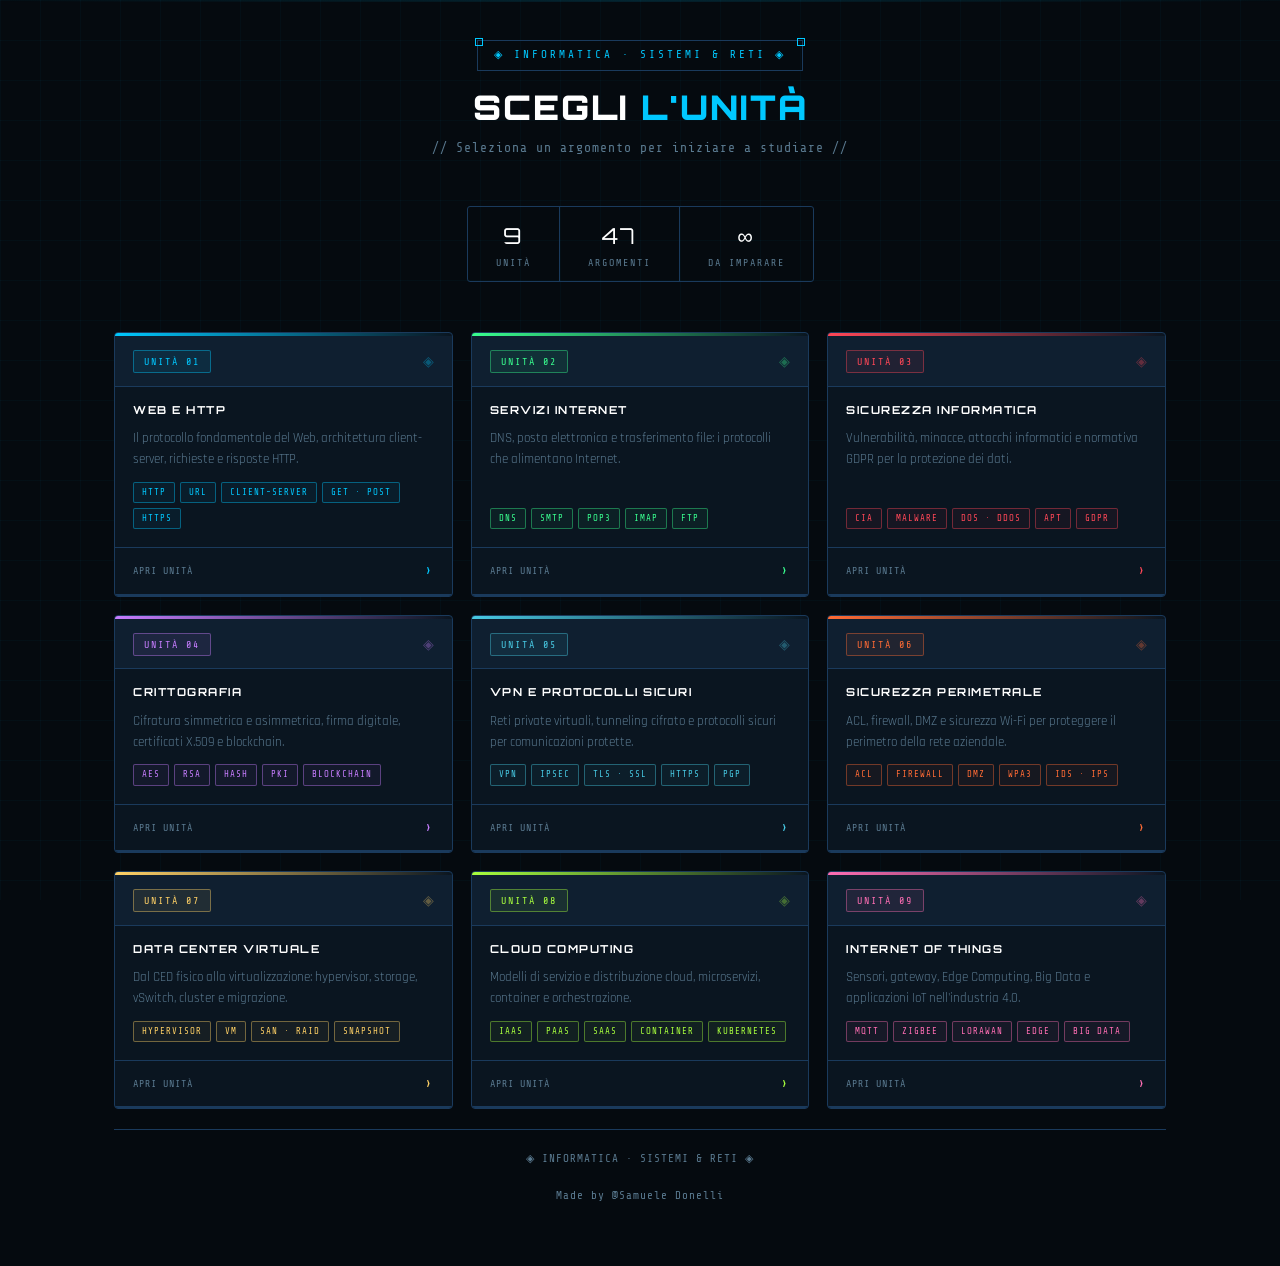
<file: index.html>
<!DOCTYPE html>
<html lang="it">
<head>
<meta charset="UTF-8">
<meta name="viewport" content="width=device-width, initial-scale=1.0">
<title>Sistemi &amp; Reti – Home</title>
<link href="https://fonts.googleapis.com/css2?family=Share+Tech+Mono&family=Rajdhani:wght@400;600;700&family=Orbitron:wght@700;900&display=swap" rel="stylesheet">
<link rel="stylesheet" href="css/style.css">
<style>
  :root {
    --accent:     #00c8ff;
    --accent-rgb: 0, 200, 255;
  }

  header { text-align: center; margin-bottom: 50px; }

  .header-badge, .hbadge {
    display: inline-block; font-family: var(--mono); font-size: 11px;
    color: var(--accent); letter-spacing: 3px; text-transform: uppercase;
    border: 1px solid var(--border); padding: 5px 16px; margin-bottom: 16px; position: relative;
  }
  .header-badge::before, .header-badge::after,
  .hbadge::before,       .hbadge::after {
    content: ''; position: absolute; width: 6px; height: 6px;
    border: 1px solid var(--accent); top: -3px;
  }
  .header-badge::before, .hbadge::before { left:  -3px; }
  .header-badge::after,  .hbadge::after  { right: -3px; }

  h1 {
    font-family: var(--head); font-size: clamp(20px, 3.5vw, 34px);
    font-weight: 900; color: #fff; letter-spacing: 2px; line-height: 1.2; margin-bottom: 10px;
  }
  h1 span, h1 em { color: var(--accent); font-style: normal; }

  .subtitle {
    font-family: var(--mono); color: var(--dim); font-size: 13px; letter-spacing: 1px;
  }
</style>
</head>
<body>
<div class="scanline"></div>
<div class="wrapper">

  <header>
    <div class="hbadge">◈ INFORMATICA · SISTEMI &amp; RETI ◈</div>
    <h1>SCEGLI <em>L'UNITÀ</em></h1>
    <p class="subtitle">// Seleziona un argomento per iniziare a studiare //</p>
    <div class="statsbar">
      <div class="stat">
        <div class="stat-n">9</div>
        <div class="stat-l">Unità</div>
      </div>
      <div class="stat">
        <div class="stat-n">47</div>
        <div class="stat-l">Argomenti</div>
      </div>
      <div class="stat">
        <div class="stat-n">∞</div>
        <div class="stat-l">Da imparare</div>
      </div>
    </div>
  </header>

  <div class="grid">

    <a class="card" href="pages/unita1_web_http.html" style="--c:#00c8ff; --cr:0,200,255;">
      <div class="card-bar"></div>
      <div class="card-head">
        <span class="card-num">UNITÀ 01</span>
        <span class="card-glyph">◈</span>
      </div>
      <div class="card-body">
        <div class="card-title">WEB E HTTP</div>
        <div class="card-desc">Il protocollo fondamentale del Web, architettura client-server, richieste e risposte HTTP.</div>
        <div class="tags">
          <span class="tag">HTTP</span>
          <span class="tag">URL</span>
          <span class="tag">Client-Server</span>
          <span class="tag">GET · POST</span>
          <span class="tag">HTTPS</span>
        </div>
      </div>
      <div class="card-foot">
        <span>APRI UNITÀ</span>
        <span class="arrow">›</span>
      </div>
      <div class="card-progress"></div>
    </a>

    <a class="card" href="pages/unita2_servizi_internet.html" style="--c:#39ff8f; --cr:57,255,143;">
      <div class="card-bar"></div>
      <div class="card-head">
        <span class="card-num">UNITÀ 02</span>
        <span class="card-glyph">◈</span>
      </div>
      <div class="card-body">
        <div class="card-title">SERVIZI INTERNET</div>
        <div class="card-desc">DNS, posta elettronica e trasferimento file: i protocolli che alimentano Internet.</div>
        <div class="tags">
          <span class="tag">DNS</span>
          <span class="tag">SMTP</span>
          <span class="tag">POP3</span>
          <span class="tag">IMAP</span>
          <span class="tag">FTP</span>
        </div>
      </div>
      <div class="card-foot">
        <span>APRI UNITÀ</span>
        <span class="arrow">›</span>
      </div>
      <div class="card-progress"></div>
    </a>

    <a class="card" href="pages/unita3_sicurezza_informatica.html" style="--c:#ff4757; --cr:255,71,87;">
      <div class="card-bar"></div>
      <div class="card-head">
        <span class="card-num">UNITÀ 03</span>
        <span class="card-glyph">◈</span>
      </div>
      <div class="card-body">
        <div class="card-title">SICUREZZA INFORMATICA</div>
        <div class="card-desc">Vulnerabilità, minacce, attacchi informatici e normativa GDPR per la protezione dei dati.</div>
        <div class="tags">
          <span class="tag">CIA</span>
          <span class="tag">Malware</span>
          <span class="tag">DoS · DDoS</span>
          <span class="tag">APT</span>
          <span class="tag">GDPR</span>
        </div>
      </div>
      <div class="card-foot">
        <span>APRI UNITÀ</span>
        <span class="arrow">›</span>
      </div>
      <div class="card-progress"></div>
    </a>

    <a class="card" href="pages/unita4_crittografia.html" style="--c:#c77dff; --cr:199,125,255;">
      <div class="card-bar"></div>
      <div class="card-head">
        <span class="card-num">UNITÀ 04</span>
        <span class="card-glyph">◈</span>
      </div>
      <div class="card-body">
        <div class="card-title">CRITTOGRAFIA</div>
        <div class="card-desc">Cifratura simmetrica e asimmetrica, firma digitale, certificati X.509 e blockchain.</div>
        <div class="tags">
          <span class="tag">AES</span>
          <span class="tag">RSA</span>
          <span class="tag">Hash</span>
          <span class="tag">PKI</span>
          <span class="tag">Blockchain</span>
        </div>
      </div>
      <div class="card-foot">
        <span>APRI UNITÀ</span>
        <span class="arrow">›</span>
      </div>
      <div class="card-progress"></div>
    </a>

    <a class="card" href="pages/unita5_vpn_protocolli_sicuri.html" style="--c:#48cae4; --cr:72,202,228;">
      <div class="card-bar"></div>
      <div class="card-head">
        <span class="card-num">UNITÀ 05</span>
        <span class="card-glyph">◈</span>
      </div>
      <div class="card-body">
        <div class="card-title">VPN E PROTOCOLLI SICURI</div>
        <div class="card-desc">Reti private virtuali, tunneling cifrato e protocolli sicuri per comunicazioni protette.</div>
        <div class="tags">
          <span class="tag">VPN</span>
          <span class="tag">IPSec</span>
          <span class="tag">TLS · SSL</span>
          <span class="tag">HTTPS</span>
          <span class="tag">PGP</span>
        </div>
      </div>
      <div class="card-foot">
        <span>APRI UNITÀ</span>
        <span class="arrow">›</span>
      </div>
      <div class="card-progress"></div>
    </a>

    <a class="card" href="pages/unita6_sicurezza_perimetrale.html" style="--c:#ff6b35; --cr:255,107,53;">
      <div class="card-bar"></div>
      <div class="card-head">
        <span class="card-num">UNITÀ 06</span>
        <span class="card-glyph">◈</span>
      </div>
      <div class="card-body">
        <div class="card-title">SICUREZZA PERIMETRALE</div>
        <div class="card-desc">ACL, firewall, DMZ e sicurezza Wi-Fi per proteggere il perimetro della rete aziendale.</div>
        <div class="tags">
          <span class="tag">ACL</span>
          <span class="tag">Firewall</span>
          <span class="tag">DMZ</span>
          <span class="tag">WPA3</span>
          <span class="tag">IDS · IPS</span>
        </div>
      </div>
      <div class="card-foot">
        <span>APRI UNITÀ</span>
        <span class="arrow">›</span>
      </div>
      <div class="card-progress"></div>
    </a>

    <a class="card" href="pages/unita7_data_center_virtuale.html" style="--c:#ffd166; --cr:255,209,102;">
      <div class="card-bar"></div>
      <div class="card-head">
        <span class="card-num">UNITÀ 07</span>
        <span class="card-glyph">◈</span>
      </div>
      <div class="card-body">
        <div class="card-title">DATA CENTER VIRTUALE</div>
        <div class="card-desc">Dal CED fisico alla virtualizzazione: hypervisor, storage, vSwitch, cluster e migrazione.</div>
        <div class="tags">
          <span class="tag">Hypervisor</span>
          <span class="tag">VM</span>
          <span class="tag">SAN · RAID</span>
          <span class="tag">Snapshot</span>
        </div>
      </div>
      <div class="card-foot">
        <span>APRI UNITÀ</span>
        <span class="arrow">›</span>
      </div>
      <div class="card-progress"></div>
    </a>

    <a class="card" href="pages/unita8_cloud_computing.html" style="--c:#a8ff3e; --cr:168,255,62;">
      <div class="card-bar"></div>
      <div class="card-head">
        <span class="card-num">UNITÀ 08</span>
        <span class="card-glyph">◈</span>
      </div>
      <div class="card-body">
        <div class="card-title">CLOUD COMPUTING</div>
        <div class="card-desc">Modelli di servizio e distribuzione cloud, microservizi, container e orchestrazione.</div>
        <div class="tags">
          <span class="tag">IaaS</span>
          <span class="tag">PaaS</span>
          <span class="tag">SaaS</span>
          <span class="tag">Container</span>
          <span class="tag">Kubernetes</span>
        </div>
      </div>
      <div class="card-foot">
        <span>APRI UNITÀ</span>
        <span class="arrow">›</span>
      </div>
      <div class="card-progress"></div>
    </a>

    <a class="card" href="pages/unita9_internet_of_things.html" style="--c:#ff6eb4; --cr:255,110,180;">
      <div class="card-bar"></div>
      <div class="card-head">
        <span class="card-num">UNITÀ 09</span>
        <span class="card-glyph">◈</span>
      </div>
      <div class="card-body">
        <div class="card-title">INTERNET OF THINGS</div>
        <div class="card-desc">Sensori, gateway, Edge Computing, Big Data e applicazioni IoT nell'industria 4.0.</div>
        <div class="tags">
          <span class="tag">MQTT</span>
          <span class="tag">ZigBee</span>
          <span class="tag">LoRaWAN</span>
          <span class="tag">Edge</span>
          <span class="tag">Big Data</span>
        </div>
      </div>
      <div class="card-foot">
        <span>APRI UNITÀ</span>
        <span class="arrow">›</span>
      </div>
      <div class="card-progress"></div>
    </a>

  </div>

  <footer>
    ◈ INFORMATICA · SISTEMI &amp; RETI ◈
    <br><br>
    Made by @Samuele Donelli
  </footer>
</div>
</body>
</html>
</file>
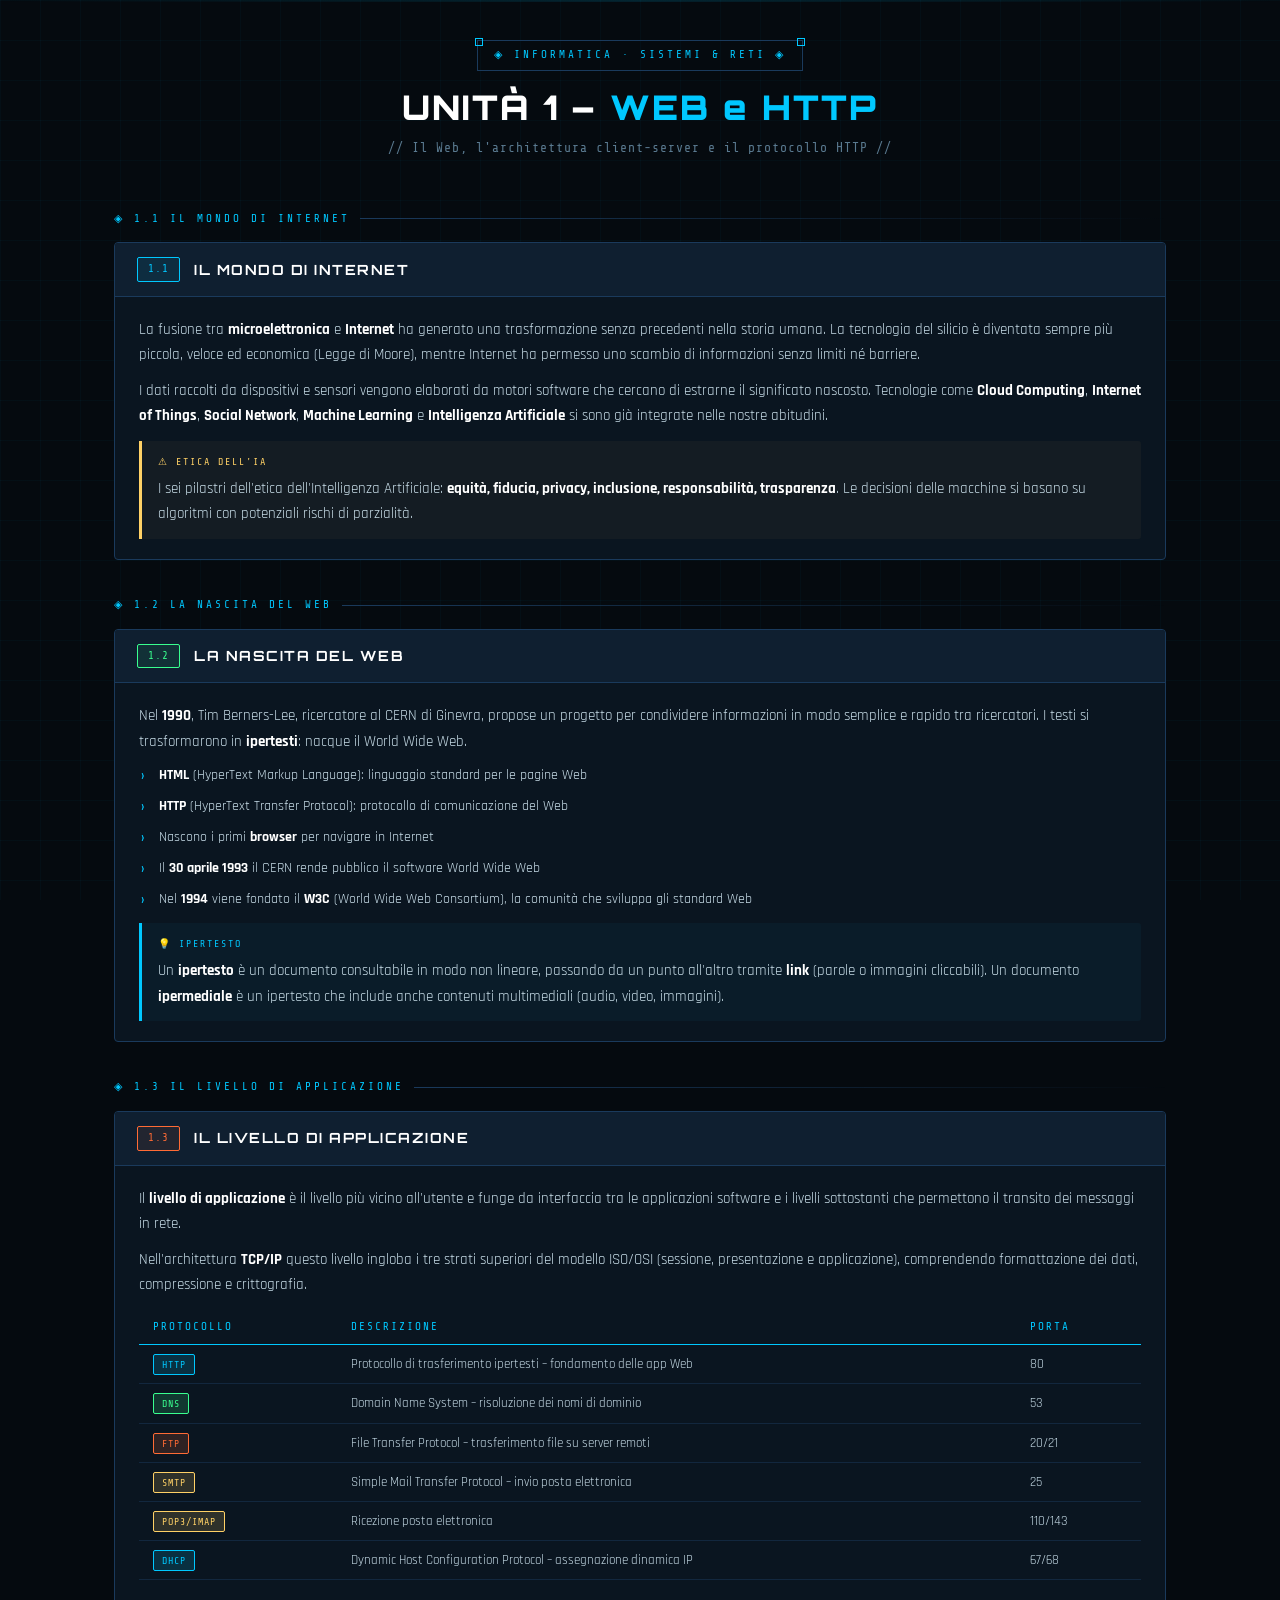
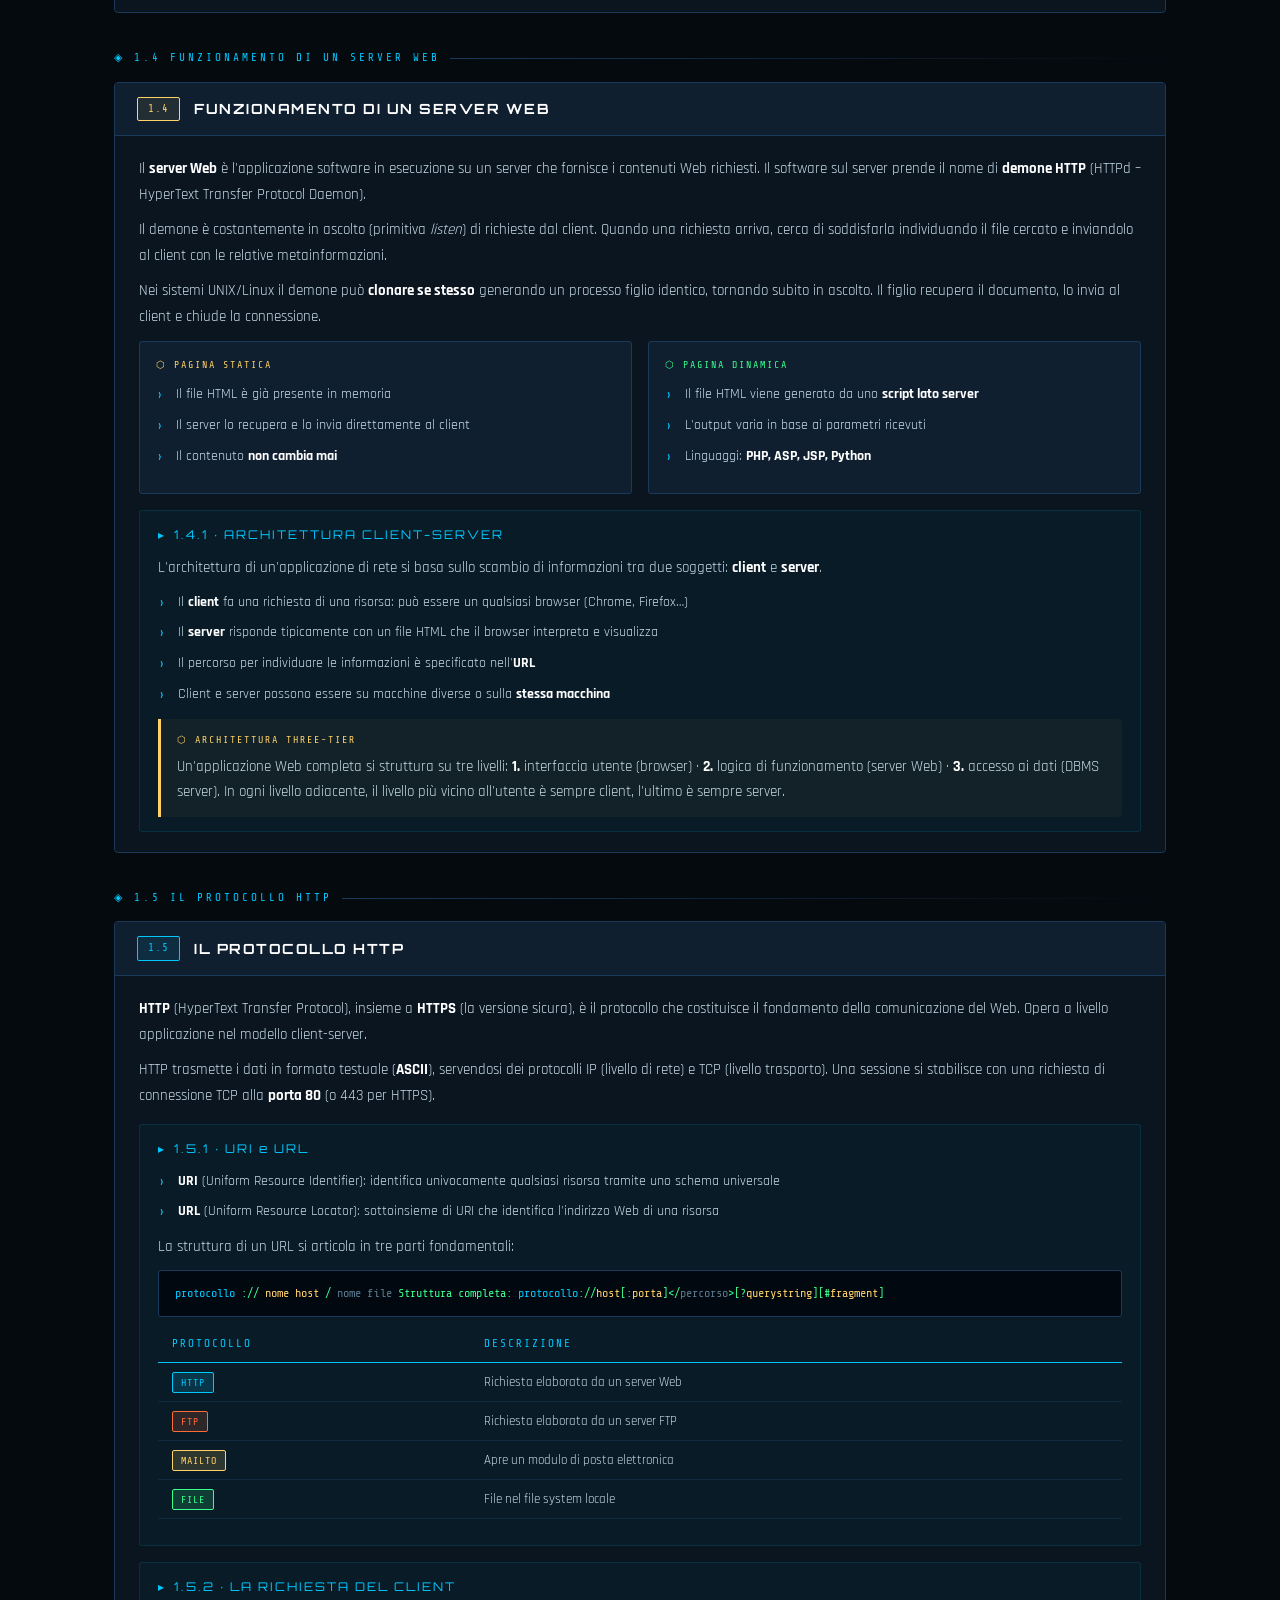
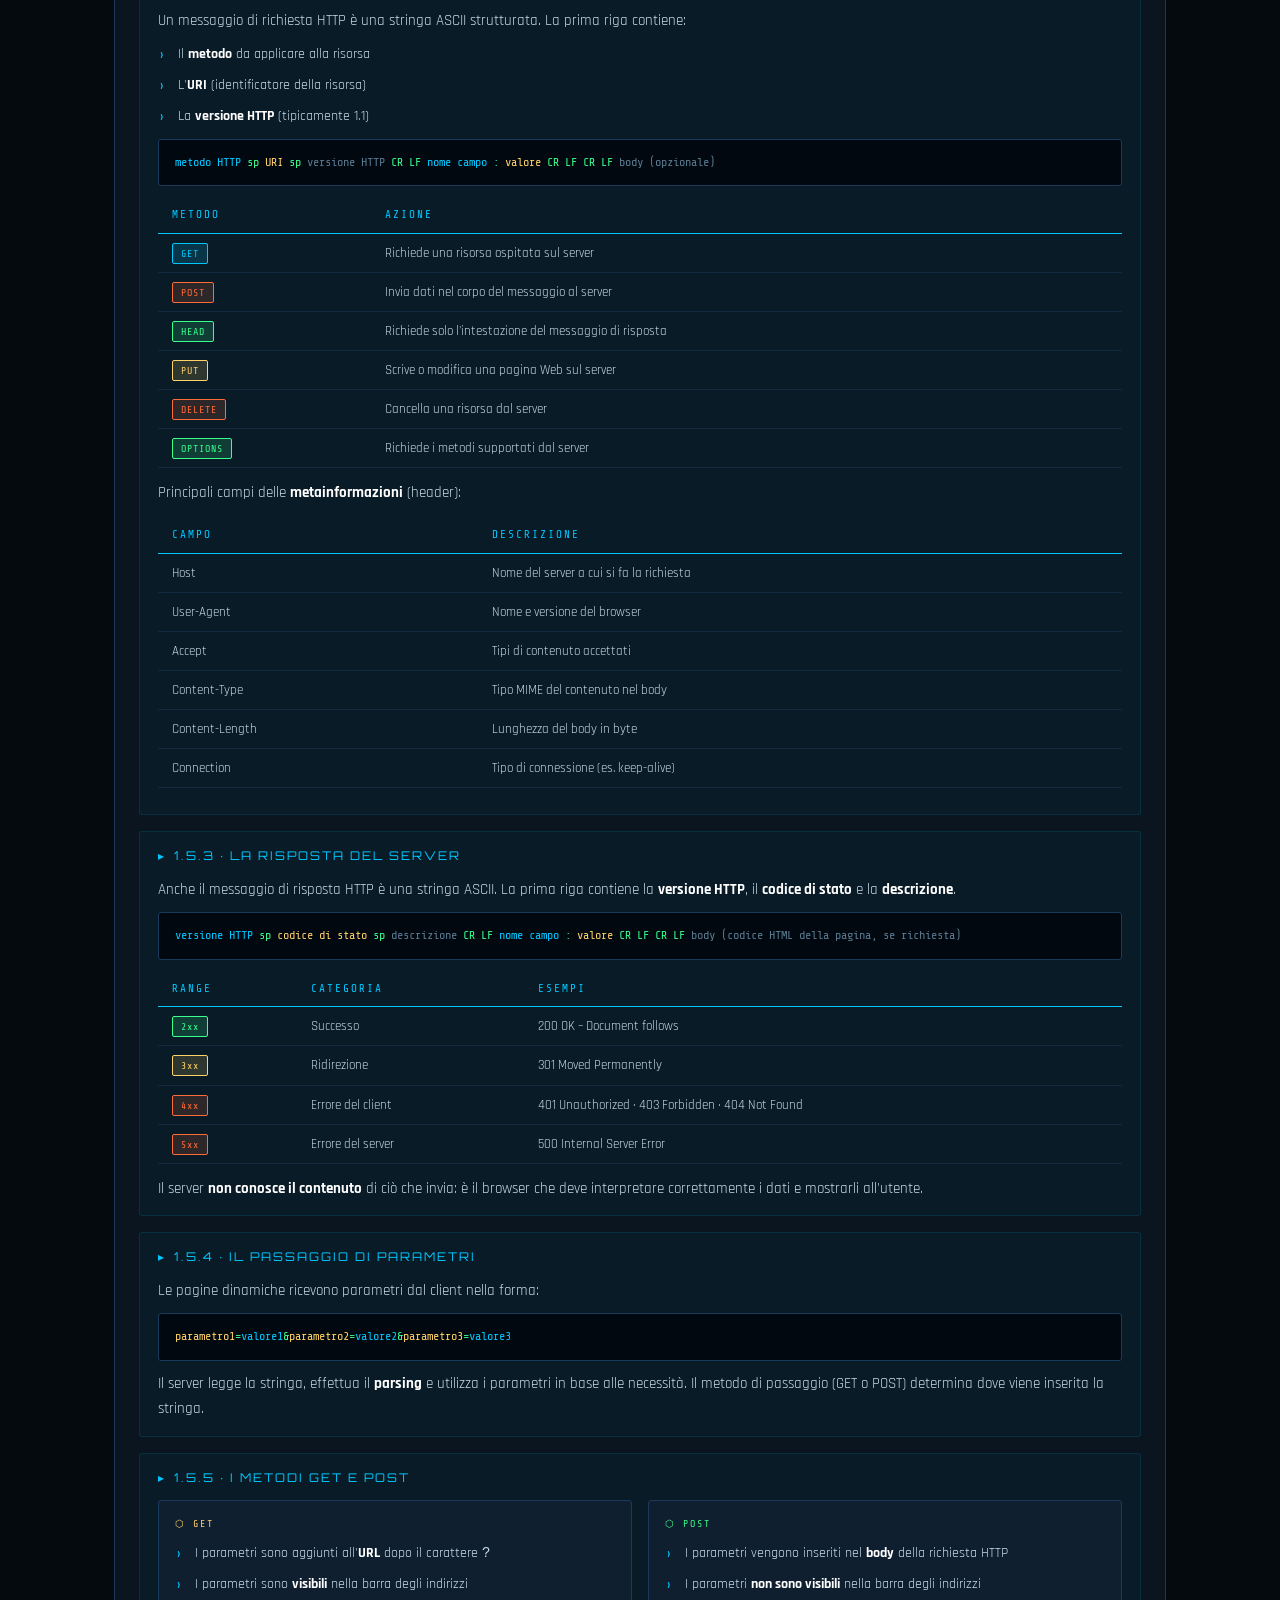
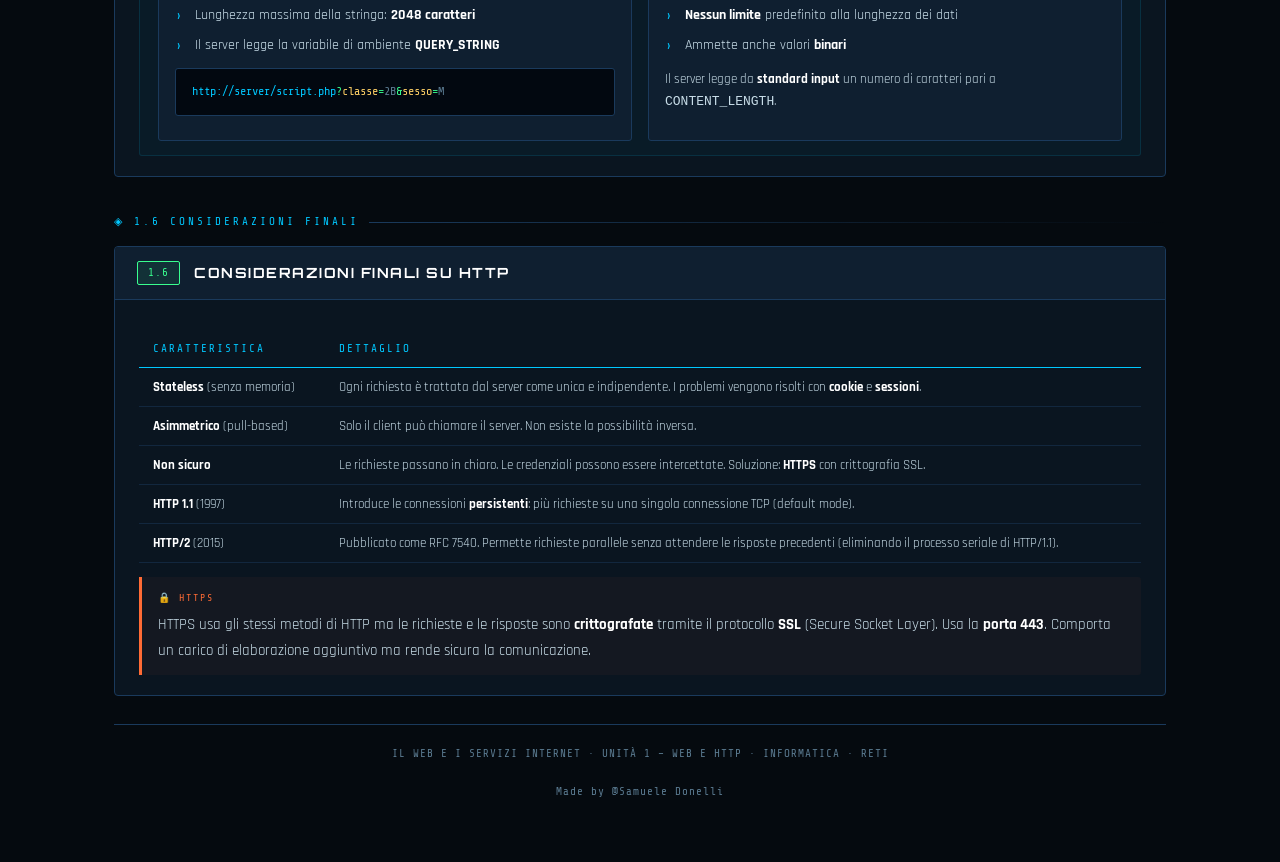
<file: pages/unita1_web_http.html>
<!DOCTYPE html>
<html lang="it">
<head>
<meta charset="UTF-8">
<meta name="viewport" content="width=device-width, initial-scale=1.0">
<title>Unità 1 – Web e HTTP</title>
<link href="https://fonts.googleapis.com/css2?family=Share+Tech+Mono&family=Rajdhani:wght@400;600;700&family=Orbitron:wght@700;900&display=swap" rel="stylesheet">
<link rel="stylesheet" href="../css/style.css">
<style>
  :root {
    --accent:     #00c8ff;
    --accent-rgb: 0, 200, 255;
  }

  header { text-align: center; margin-bottom: 50px; }

  .header-badge, .hbadge {
    display: inline-block; font-family: var(--mono); font-size: 11px;
    color: var(--accent); letter-spacing: 3px; text-transform: uppercase;
    border: 1px solid var(--border); padding: 5px 16px; margin-bottom: 16px; position: relative;
  }
  .header-badge::before, .header-badge::after,
  .hbadge::before,       .hbadge::after {
    content: ''; position: absolute; width: 6px; height: 6px;
    border: 1px solid var(--accent); top: -3px;
  }
  .header-badge::before, .hbadge::before { left:  -3px; }
  .header-badge::after,  .hbadge::after  { right: -3px; }

  h1 {
    font-family: var(--head); font-size: clamp(20px, 3.5vw, 34px);
    font-weight: 900; color: #fff; letter-spacing: 2px; line-height: 1.2; margin-bottom: 10px;
  }
  h1 span, h1 em { color: var(--accent); font-style: normal; }

  .subtitle {
    font-family: var(--mono); color: var(--dim); font-size: 13px; letter-spacing: 1px;
  }
</style>
</head>
<body>
<div class="scanline"></div>
<div class="wrapper">

  <header>
    <a href="../index.html">
    <div class="header-badge">◈ INFORMATICA · SISTEMI &amp; RETI ◈</div>
    <h1>UNITÀ 1 – <span>WEB e HTTP</span></h1>
    <p class="subtitle">// Il Web, l'architettura client-server e il protocollo HTTP //</p>
    </a>
  </header>

  <!-- 1.1 -->
  <div class="section-label">◈ 1.1 Il mondo di Internet</div>
  <div class="topic">
    <div class="topic-header">
      <span class="topic-num">1.1</span>
      <span class="topic-title">IL MONDO DI INTERNET</span>
    </div>
    <div class="topic-body">
      <p>La fusione tra <strong>microelettronica</strong> e <strong>Internet</strong> ha generato una trasformazione senza precedenti nella storia umana. La tecnologia del silicio è diventata sempre più piccola, veloce ed economica (Legge di Moore), mentre Internet ha permesso uno scambio di informazioni senza limiti né barriere.</p>
      <p>I dati raccolti da dispositivi e sensori vengono elaborati da motori software che cercano di estrarne il significato nascosto. Tecnologie come <strong>Cloud Computing</strong>, <strong>Internet of Things</strong>, <strong>Social Network</strong>, <strong>Machine Learning</strong> e <strong>Intelligenza Artificiale</strong> si sono già integrate nelle nostre abitudini.</p>
      <div class="infobox yellow">
        <div class="infobox-title">⚠ Etica dell'IA</div>
        I sei pilastri dell'etica dell'Intelligenza Artificiale: <strong>equità, fiducia, privacy, inclusione, responsabilità, trasparenza</strong>. Le decisioni delle macchine si basano su algoritmi con potenziali rischi di parzialità.
      </div>
    </div>
  </div>

  <!-- 1.2 -->
  <div class="section-label">◈ 1.2 La nascita del Web</div>
  <div class="topic">
    <div class="topic-header">
      <span class="topic-num green">1.2</span>
      <span class="topic-title">LA NASCITA DEL WEB</span>
    </div>
    <div class="topic-body">
      <p>Nel <strong>1990</strong>, Tim Berners-Lee, ricercatore al CERN di Ginevra, propose un progetto per condividere informazioni in modo semplice e rapido tra ricercatori. I testi si trasformarono in <strong>ipertesti</strong>: nacque il World Wide Web.</p>
      <ul>
        <li><strong>HTML</strong> (HyperText Markup Language): linguaggio standard per le pagine Web</li>
        <li><strong>HTTP</strong> (HyperText Transfer Protocol): protocollo di comunicazione del Web</li>
        <li>Nascono i primi <strong>browser</strong> per navigare in Internet</li>
        <li>Il <strong>30 aprile 1993</strong> il CERN rende pubblico il software World Wide Web</li>
        <li>Nel <strong>1994</strong> viene fondato il <strong>W3C</strong> (World Wide Web Consortium), la comunità che sviluppa gli standard Web</li>
      </ul>
      <div class="infobox">
        <div class="infobox-title">💡 Ipertesto</div>
        Un <strong>ipertesto</strong> è un documento consultabile in modo non lineare, passando da un punto all'altro tramite <strong>link</strong> (parole o immagini cliccabili). Un documento <strong>ipermediale</strong> è un ipertesto che include anche contenuti multimediali (audio, video, immagini).
      </div>
    </div>
  </div>

  <!-- 1.3 -->
  <div class="section-label">◈ 1.3 Il livello di applicazione</div>
  <div class="topic">
    <div class="topic-header">
      <span class="topic-num orange">1.3</span>
      <span class="topic-title">IL LIVELLO DI APPLICAZIONE</span>
    </div>
    <div class="topic-body">
      <p>Il <strong>livello di applicazione</strong> è il livello più vicino all'utente e funge da interfaccia tra le applicazioni software e i livelli sottostanti che permettono il transito dei messaggi in rete.</p>
      <p>Nell'architettura <strong>TCP/IP</strong> questo livello ingloba i tre strati superiori del modello ISO/OSI (sessione, presentazione e applicazione), comprendendo formattazione dei dati, compressione e crittografia.</p>
      <div class="tbl-wrap">
        <table>
          <thead>
            <tr><th>PROTOCOLLO</th><th>DESCRIZIONE</th><th>PORTA</th></tr>
          </thead>
          <tbody>
            <tr><td><span class="tag cyan">HTTP</span></td><td>Protocollo di trasferimento ipertesti – fondamento delle app Web</td><td>80</td></tr>
            <tr><td><span class="tag green">DNS</span></td><td>Domain Name System – risoluzione dei nomi di dominio</td><td>53</td></tr>
            <tr><td><span class="tag orange">FTP</span></td><td>File Transfer Protocol – trasferimento file su server remoti</td><td>20/21</td></tr>
            <tr><td><span class="tag yellow">SMTP</span></td><td>Simple Mail Transfer Protocol – invio posta elettronica</td><td>25</td></tr>
            <tr><td><span class="tag yellow">POP3/IMAP</span></td><td>Ricezione posta elettronica</td><td>110/143</td></tr>
            <tr><td><span class="tag cyan">DHCP</span></td><td>Dynamic Host Configuration Protocol – assegnazione dinamica IP</td><td>67/68</td></tr>
          </tbody>
        </table>
      </div>
    </div>
  </div>

  <!-- 1.4 -->
  <div class="section-label">◈ 1.4 Funzionamento di un server Web</div>
  <div class="topic">
    <div class="topic-header">
      <span class="topic-num yellow">1.4</span>
      <span class="topic-title">FUNZIONAMENTO DI UN SERVER WEB</span>
    </div>
    <div class="topic-body">
      <p>Il <strong>server Web</strong> è l'applicazione software in esecuzione su un server che fornisce i contenuti Web richiesti. Il software sul server prende il nome di <strong>demone HTTP</strong> (HTTPd – HyperText Transfer Protocol Daemon).</p>
      <p>Il demone è costantemente in ascolto (primitiva <em>listen</em>) di richieste dal client. Quando una richiesta arriva, cerca di soddisfarla individuando il file cercato e inviandolo al client con le relative metainformazioni.</p>
      <p>Nei sistemi UNIX/Linux il demone può <strong>clonare se stesso</strong> generando un processo figlio identico, tornando subito in ascolto. Il figlio recupera il documento, lo invia al client e chiude la connessione.</p>

      <div class="two-col">
        <div class="col-box">
          <div class="col-box-title">⬡ Pagina Statica</div>
          <ul>
            <li>Il file HTML è già presente in memoria</li>
            <li>Il server lo recupera e lo invia direttamente al client</li>
            <li>Il contenuto <strong>non cambia mai</strong></li>
          </ul>
        </div>
        <div class="col-box c2">
          <div class="col-box-title">⬡ Pagina Dinamica</div>
          <ul>
            <li>Il file HTML viene generato da uno <strong>script lato server</strong></li>
            <li>L'output varia in base ai parametri ricevuti</li>
            <li>Linguaggi: <strong>PHP, ASP, JSP, Python</strong></li>
          </ul>
        </div>
      </div>

      <div class="subtopic">
        <div class="subtopic-title">1.4.1 · ARCHITETTURA CLIENT-SERVER</div>
        <p>L'architettura di un'applicazione di rete si basa sullo scambio di informazioni tra due soggetti: <strong>client</strong> e <strong>server</strong>.</p>
        <ul>
          <li>Il <strong>client</strong> fa una richiesta di una risorsa: può essere un qualsiasi browser (Chrome, Firefox…)</li>
          <li>Il <strong>server</strong> risponde tipicamente con un file HTML che il browser interpreta e visualizza</li>
          <li>Il percorso per individuare le informazioni è specificato nell'<strong>URL</strong></li>
          <li>Client e server possono essere su macchine diverse o sulla <strong>stessa macchina</strong></li>
        </ul>
        <div class="infobox yellow">
          <div class="infobox-title">⬡ Architettura Three-Tier</div>
          Un'applicazione Web completa si struttura su tre livelli: <strong>1.</strong> interfaccia utente (browser) · <strong>2.</strong> logica di funzionamento (server Web) · <strong>3.</strong> accesso ai dati (DBMS server). In ogni livello adiacente, il livello più vicino all'utente è sempre client, l'ultimo è sempre server.
        </div>
      </div>
    </div>
  </div>

  <!-- 1.5 -->
  <div class="section-label">◈ 1.5 Il protocollo HTTP</div>
  <div class="topic">
    <div class="topic-header">
      <span class="topic-num">1.5</span>
      <span class="topic-title">IL PROTOCOLLO HTTP</span>
    </div>
    <div class="topic-body">
      <p><strong>HTTP</strong> (HyperText Transfer Protocol), insieme a <strong>HTTPS</strong> (la versione sicura), è il protocollo che costituisce il fondamento della comunicazione del Web. Opera a livello applicazione nel modello client-server.</p>
      <p>HTTP trasmette i dati in formato testuale (<strong>ASCII</strong>), servendosi dei protocolli IP (livello di rete) e TCP (livello trasporto). Una sessione si stabilisce con una richiesta di connessione TCP alla <strong>porta 80</strong> (o 443 per HTTPS).</p>

      <!-- 1.5.1 URI e URL -->
      <div class="subtopic">
        <div class="subtopic-title">1.5.1 · URI e URL</div>
        <ul>
          <li><strong>URI</strong> (Uniform Resource Identifier): identifica univocamente qualsiasi risorsa tramite uno schema universale</li>
          <li><strong>URL</strong> (Uniform Resource Locator): sottoinsieme di URI che identifica l'indirizzo Web di una risorsa</li>
        </ul>
        <p style="margin-top:10px;">La struttura di un URL si articola in tre parti fondamentali:</p>
        <div class="code-block">
<span class="kw">protocollo</span> :// <span class="val">nome host</span> / <span class="cmt">nome file</span>

Struttura completa:
<span class="kw">protocollo</span>://<span class="val">host</span>[:<span class="val">porta</span>]&lt;/<span class="cmt">percorso</span>&gt;[?<span class="val">querystring</span>][#<span class="val">fragment</span>]
        </div>
        <div class="tbl-wrap" style="margin-top:10px;">
          <table>
            <thead><tr><th>PROTOCOLLO</th><th>DESCRIZIONE</th></tr></thead>
            <tbody>
              <tr><td><span class="tag cyan">HTTP</span></td><td>Richiesta elaborata da un server Web</td></tr>
              <tr><td><span class="tag orange">FTP</span></td><td>Richiesta elaborata da un server FTP</td></tr>
              <tr><td><span class="tag yellow">MAILTO</span></td><td>Apre un modulo di posta elettronica</td></tr>
              <tr><td><span class="tag green">FILE</span></td><td>File nel file system locale</td></tr>
            </tbody>
          </table>
        </div>
      </div>

      <!-- 1.5.2 Richiesta -->
      <div class="subtopic">
        <div class="subtopic-title">1.5.2 · LA RICHIESTA DEL CLIENT</div>
        <p>Un messaggio di richiesta HTTP è una stringa ASCII strutturata. La prima riga contiene:</p>
        <ul>
          <li>Il <strong>metodo</strong> da applicare alla risorsa</li>
          <li>L'<strong>URI</strong> (identificatore della risorsa)</li>
          <li>La <strong>versione HTTP</strong> (tipicamente 1.1)</li>
        </ul>
        <div class="code-block">
<span class="kw">metodo HTTP</span>  sp  <span class="val">URI</span>  sp  <span class="cmt">versione HTTP</span>  CR LF
<span class="kw">nome campo</span> : <span class="val">valore</span>  CR LF
CR LF
<span class="cmt">body (opzionale)</span>
        </div>
        <div class="tbl-wrap" style="margin-top:12px;">
          <table>
            <thead><tr><th>METODO</th><th>AZIONE</th></tr></thead>
            <tbody>
              <tr><td><span class="tag cyan">GET</span></td><td>Richiede una risorsa ospitata sul server</td></tr>
              <tr><td><span class="tag orange">POST</span></td><td>Invia dati nel corpo del messaggio al server</td></tr>
              <tr><td><span class="tag green">HEAD</span></td><td>Richiede solo l'intestazione del messaggio di risposta</td></tr>
              <tr><td><span class="tag yellow">PUT</span></td><td>Scrive o modifica una pagina Web sul server</td></tr>
              <tr><td><span class="tag orange">DELETE</span></td><td>Cancella una risorsa dal server</td></tr>
              <tr><td><span class="tag green">OPTIONS</span></td><td>Richiede i metodi supportati dal server</td></tr>
            </tbody>
          </table>
        </div>
        <p style="margin-top:10px;">Principali campi delle <strong>metainformazioni</strong> (header):</p>
        <div class="tbl-wrap">
          <table>
            <thead><tr><th>CAMPO</th><th>DESCRIZIONE</th></tr></thead>
            <tbody>
              <tr><td>Host</td><td>Nome del server a cui si fa la richiesta</td></tr>
              <tr><td>User-Agent</td><td>Nome e versione del browser</td></tr>
              <tr><td>Accept</td><td>Tipi di contenuto accettati</td></tr>
              <tr><td>Content-Type</td><td>Tipo MIME del contenuto nel body</td></tr>
              <tr><td>Content-Length</td><td>Lunghezza del body in byte</td></tr>
              <tr><td>Connection</td><td>Tipo di connessione (es. keep-alive)</td></tr>
            </tbody>
          </table>
        </div>
      </div>

      <!-- 1.5.3 Risposta -->
      <div class="subtopic">
        <div class="subtopic-title">1.5.3 · LA RISPOSTA DEL SERVER</div>
        <p>Anche il messaggio di risposta HTTP è una stringa ASCII. La prima riga contiene la <strong>versione HTTP</strong>, il <strong>codice di stato</strong> e la <strong>descrizione</strong>.</p>
        <div class="code-block">
<span class="kw">versione HTTP</span>  sp  <span class="val">codice di stato</span>  sp  <span class="cmt">descrizione</span>  CR LF
<span class="kw">nome campo</span> : <span class="val">valore</span>  CR LF
CR LF
<span class="cmt">body (codice HTML della pagina, se richiesta)</span>
        </div>
        <div class="tbl-wrap" style="margin-top:12px;">
          <table>
            <thead><tr><th>RANGE</th><th>CATEGORIA</th><th>ESEMPI</th></tr></thead>
            <tbody>
              <tr><td><span class="tag green">2xx</span></td><td>Successo</td><td>200 OK – Document follows</td></tr>
              <tr><td><span class="tag yellow">3xx</span></td><td>Ridirezione</td><td>301 Moved Permanently</td></tr>
              <tr><td><span class="tag orange">4xx</span></td><td>Errore del client</td><td>401 Unauthorized · 403 Forbidden · 404 Not Found</td></tr>
              <tr><td><span class="tag orange">5xx</span></td><td>Errore del server</td><td>500 Internal Server Error</td></tr>
            </tbody>
          </table>
        </div>
        <p style="margin-top:10px;">Il server <strong>non conosce il contenuto</strong> di ciò che invia: è il browser che deve interpretare correttamente i dati e mostrarli all'utente.</p>
      </div>

      <!-- 1.5.4 Passaggio parametri -->
      <div class="subtopic">
        <div class="subtopic-title">1.5.4 · IL PASSAGGIO DI PARAMETRI</div>
        <p>Le pagine dinamiche ricevono parametri dal client nella forma:</p>
        <div class="code-block">
<span class="val">parametro1</span>=<span class="kw">valore1</span>&amp;<span class="val">parametro2</span>=<span class="kw">valore2</span>&amp;<span class="val">parametro3</span>=<span class="kw">valore3</span>
        </div>
        <p style="margin-top:8px;">Il server legge la stringa, effettua il <strong>parsing</strong> e utilizza i parametri in base alle necessità. Il metodo di passaggio (GET o POST) determina dove viene inserita la stringa.</p>
      </div>

      <!-- 1.5.5 GET e POST -->
      <div class="subtopic">
        <div class="subtopic-title">1.5.5 · I METODI GET E POST</div>
        <div class="two-col">
          <div class="col-box">
            <div class="col-box-title">⬡ GET</div>
            <ul>
              <li>I parametri sono aggiunti all'<strong>URL</strong> dopo il carattere <code>?</code></li>
              <li>I parametri sono <strong>visibili</strong> nella barra degli indirizzi</li>
              <li>Lunghezza massima della stringa: <strong>2048 caratteri</strong></li>
              <li>Il server legge la variabile di ambiente <strong>QUERY_STRING</strong></li>
            </ul>
            <div class="code-block" style="margin-top:8px;">
<span class="kw">http://server/script.php</span>?<span class="val">classe</span>=<span class="cmt">2B</span>&amp;<span class="val">sesso</span>=<span class="cmt">M</span>
            </div>
          </div>
          <div class="col-box c2">
            <div class="col-box-title">⬡ POST</div>
            <ul>
              <li>I parametri vengono inseriti nel <strong>body</strong> della richiesta HTTP</li>
              <li>I parametri <strong>non sono visibili</strong> nella barra degli indirizzi</li>
              <li><strong>Nessun limite</strong> predefinito alla lunghezza dei dati</li>
              <li>Ammette anche valori <strong>binari</strong></li>
            </ul>
            <p style="margin-top:8px; font-size:13px;">Il server legge da <strong>standard input</strong> un numero di caratteri pari a <code>CONTENT_LENGTH</code>.</p>
          </div>
        </div>
      </div>
    </div>
  </div>

  <!-- 1.6 -->
  <div class="section-label">◈ 1.6 Considerazioni finali</div>
  <div class="topic">
    <div class="topic-header">
      <span class="topic-num green">1.6</span>
      <span class="topic-title">CONSIDERAZIONI FINALI SU HTTP</span>
    </div>
    <div class="topic-body">
      <div class="tbl-wrap">
        <table>
          <thead><tr><th>CARATTERISTICA</th><th>DETTAGLIO</th></tr></thead>
          <tbody>
            <tr>
              <td><strong>Stateless</strong> (senza memoria)</td>
              <td>Ogni richiesta è trattata dal server come unica e indipendente. I problemi vengono risolti con <strong>cookie</strong> e <strong>sessioni</strong>.</td>
            </tr>
            <tr>
              <td><strong>Asimmetrico</strong> (pull-based)</td>
              <td>Solo il client può chiamare il server. Non esiste la possibilità inversa.</td>
            </tr>
            <tr>
              <td><strong>Non sicuro</strong></td>
              <td>Le richieste passano in chiaro. Le credenziali possono essere intercettate. Soluzione: <strong>HTTPS</strong> con crittografia SSL.</td>
            </tr>
            <tr>
              <td><strong>HTTP 1.1</strong> (1997)</td>
              <td>Introduce le connessioni <strong>persistenti</strong>: più richieste su una singola connessione TCP (default mode).</td>
            </tr>
            <tr>
              <td><strong>HTTP/2</strong> (2015)</td>
              <td>Pubblicato come RFC 7540. Permette richieste parallele senza attendere le risposte precedenti (eliminando il processo seriale di HTTP/1.1).</td>
            </tr>
          </tbody>
        </table>
      </div>
      <div class="infobox orange" style="margin-top:14px;">
        <div class="infobox-title">🔒 HTTPS</div>
        HTTPS usa gli stessi metodi di HTTP ma le richieste e le risposte sono <strong>crittografate</strong> tramite il protocollo <strong>SSL</strong> (Secure Socket Layer). Usa la <strong>porta 443</strong>. Comporta un carico di elaborazione aggiuntivo ma rende sicura la comunicazione.
      </div>
    </div>
  </div>

  <footer>
    IL WEB E I SERVIZI INTERNET · UNITÀ 1 – WEB E HTTP · INFORMATICA · RETI
    <br><br>
    Made by @Samuele Donelli
  </footer>

</div>
</body>
</html>
</file>
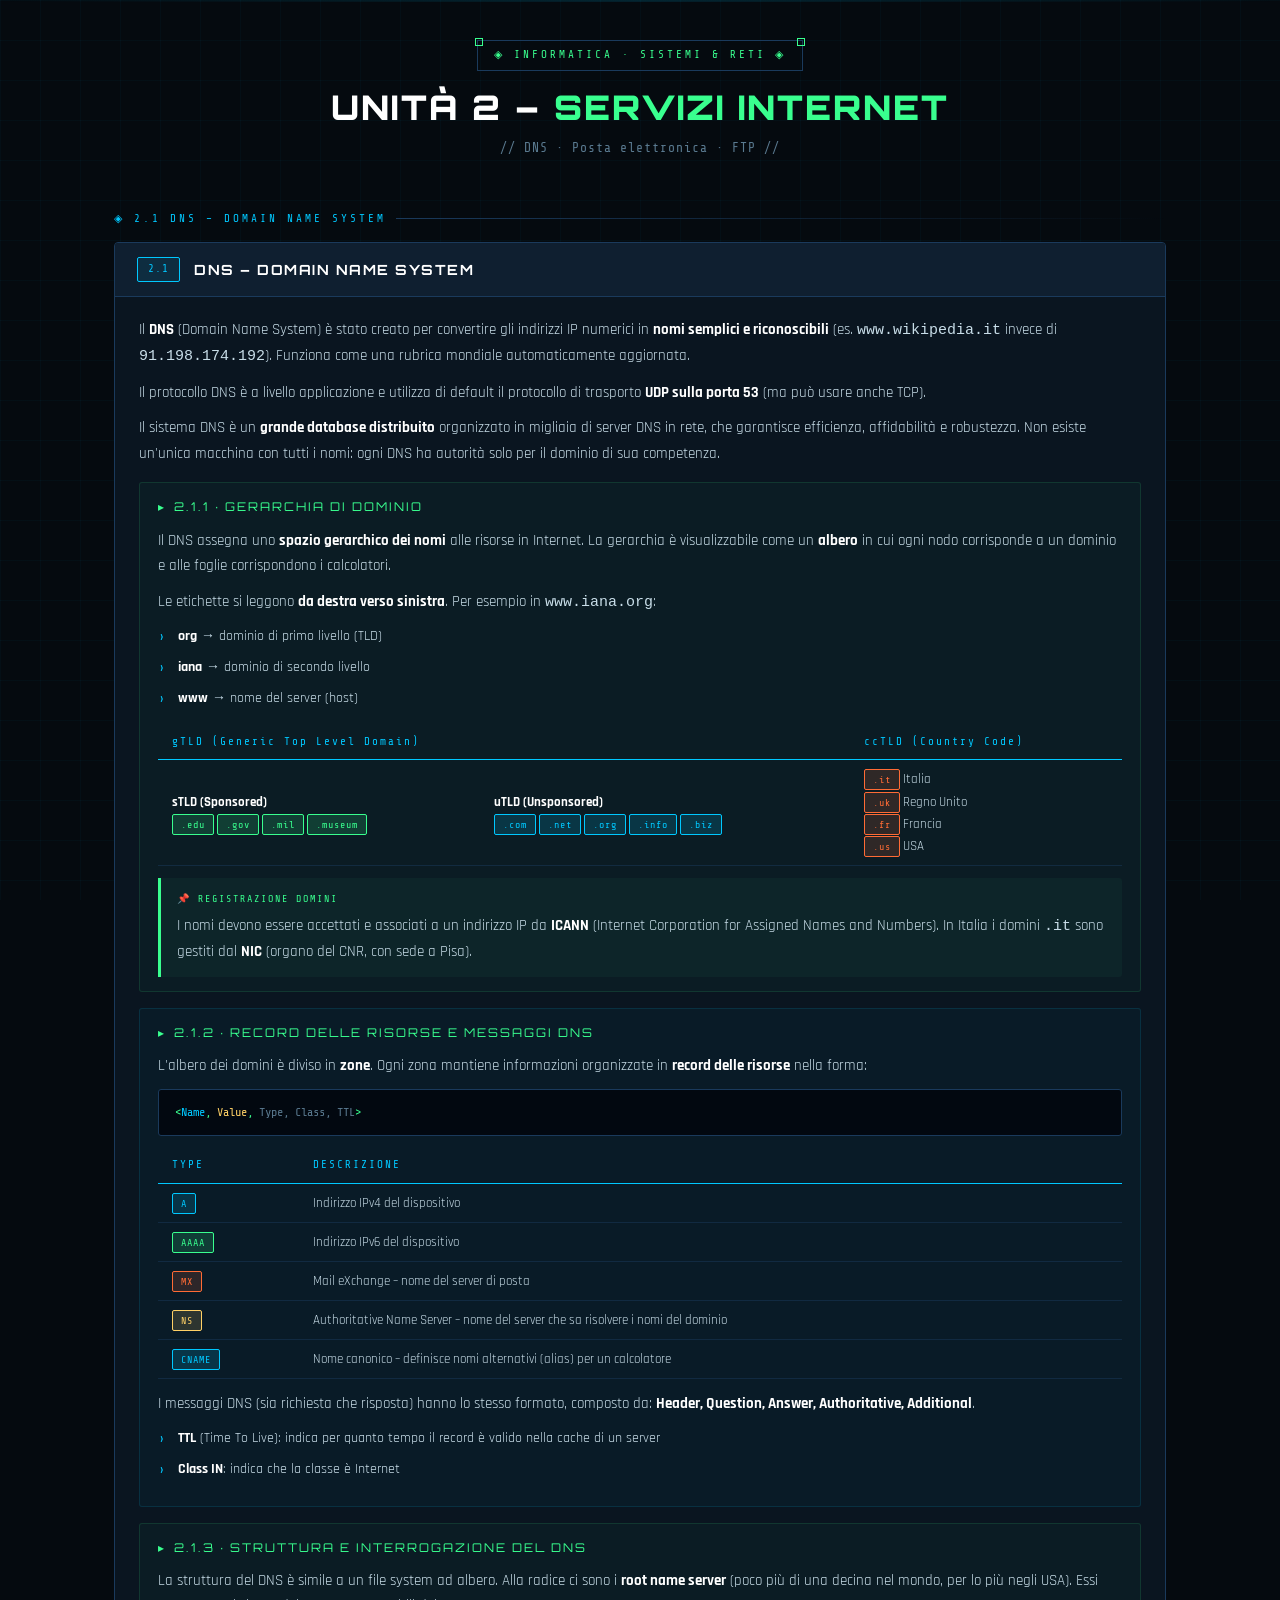
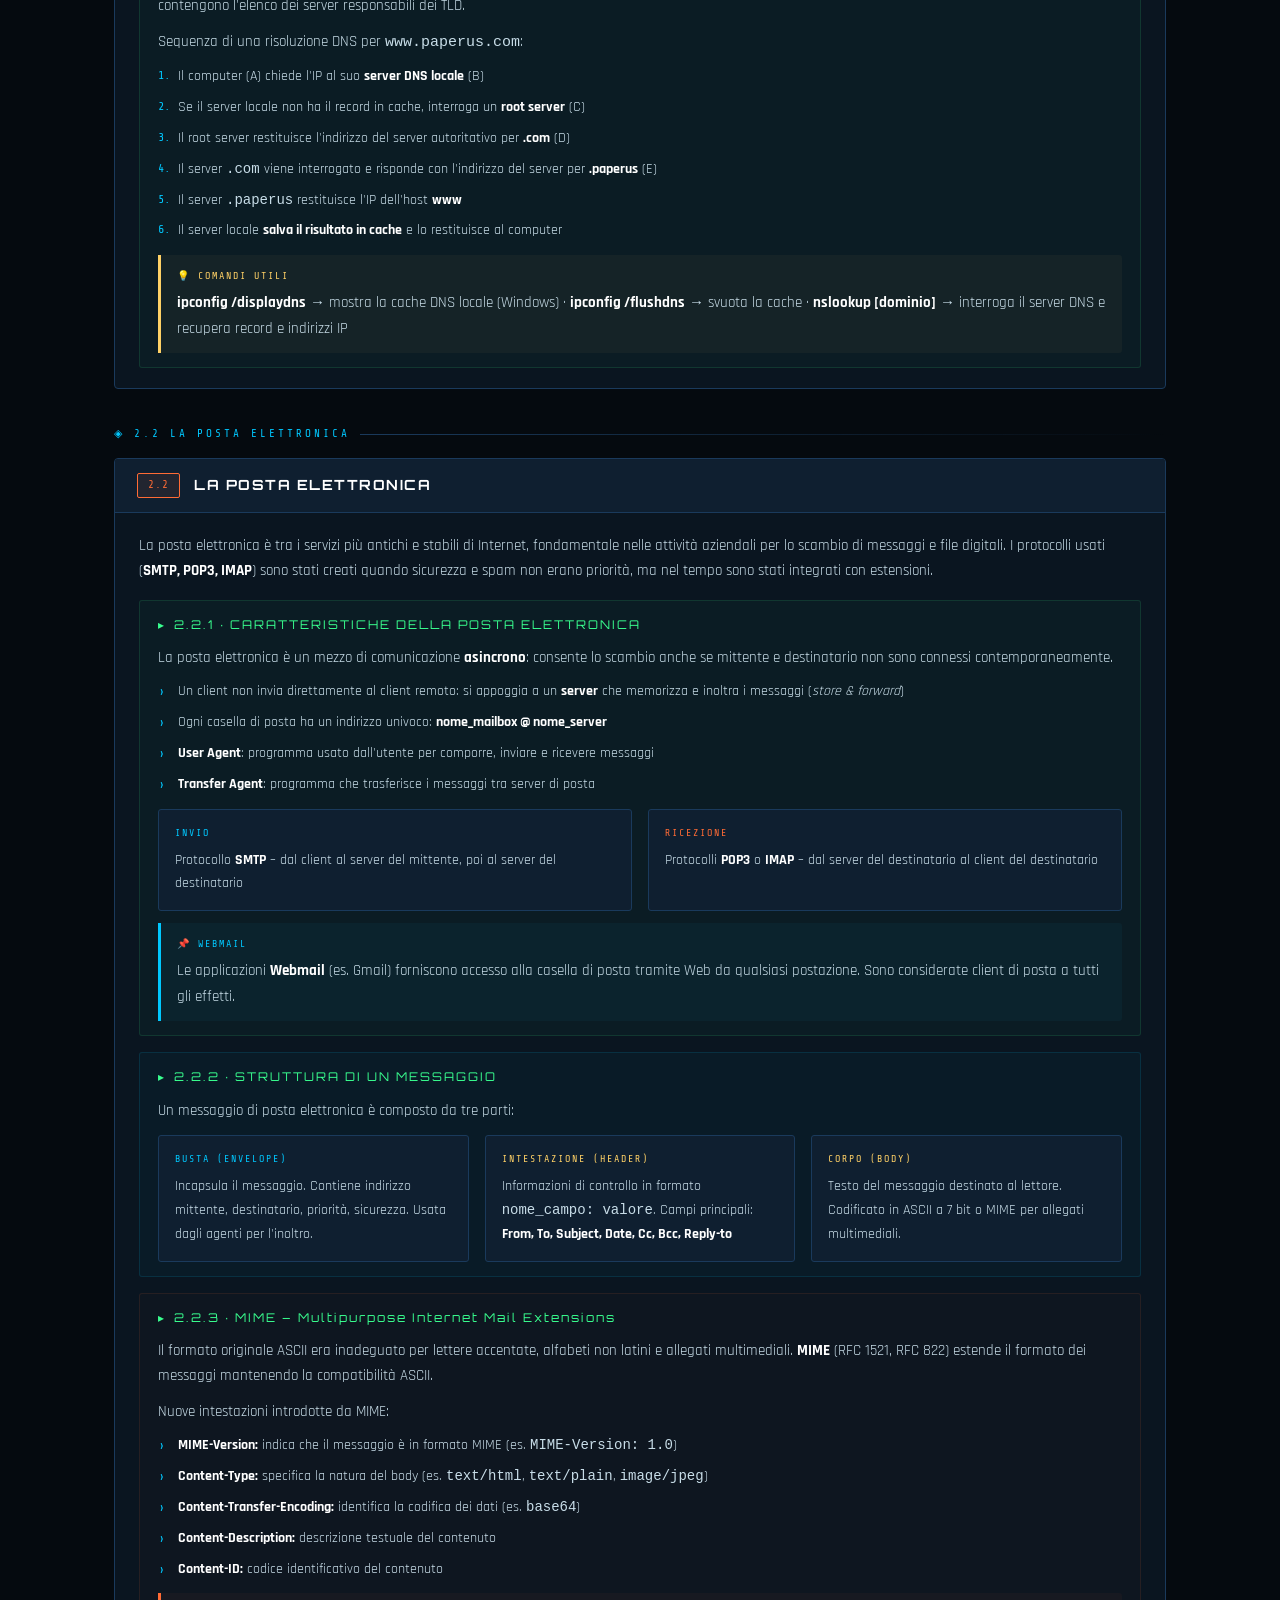
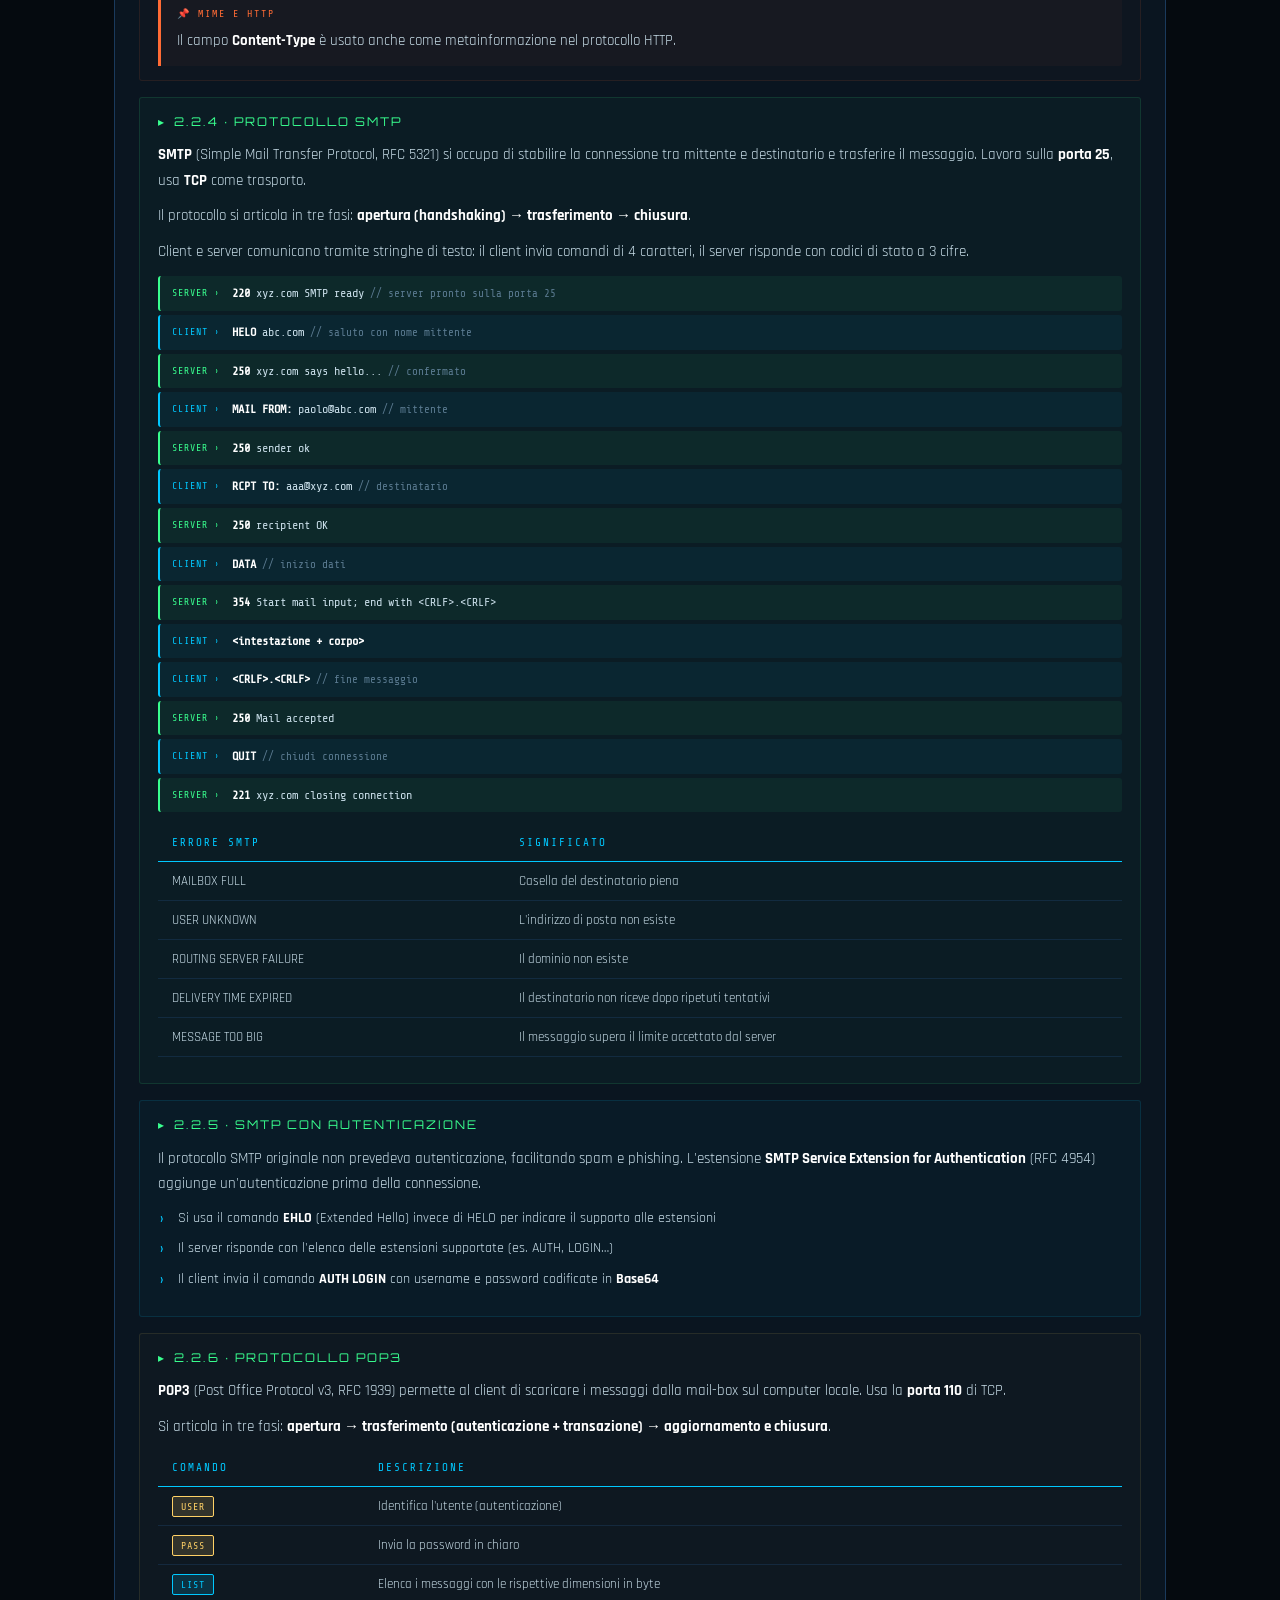
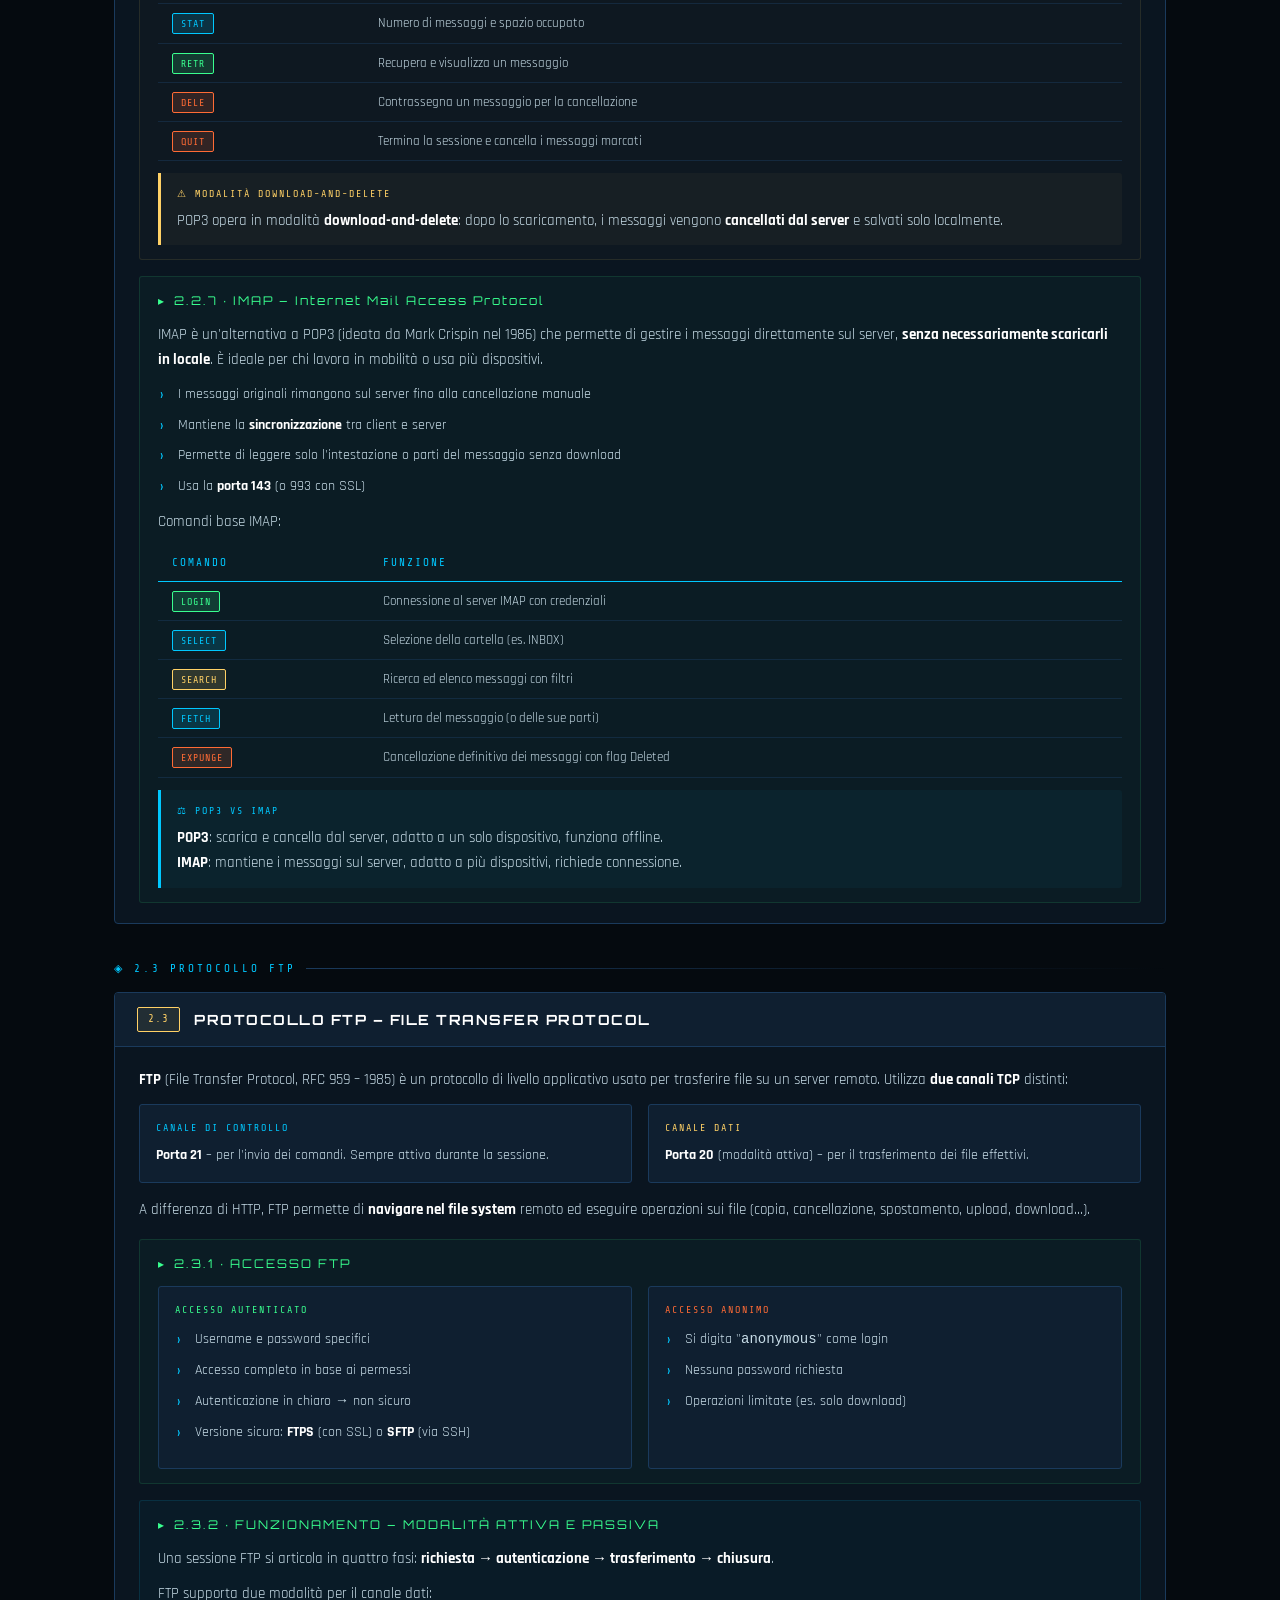
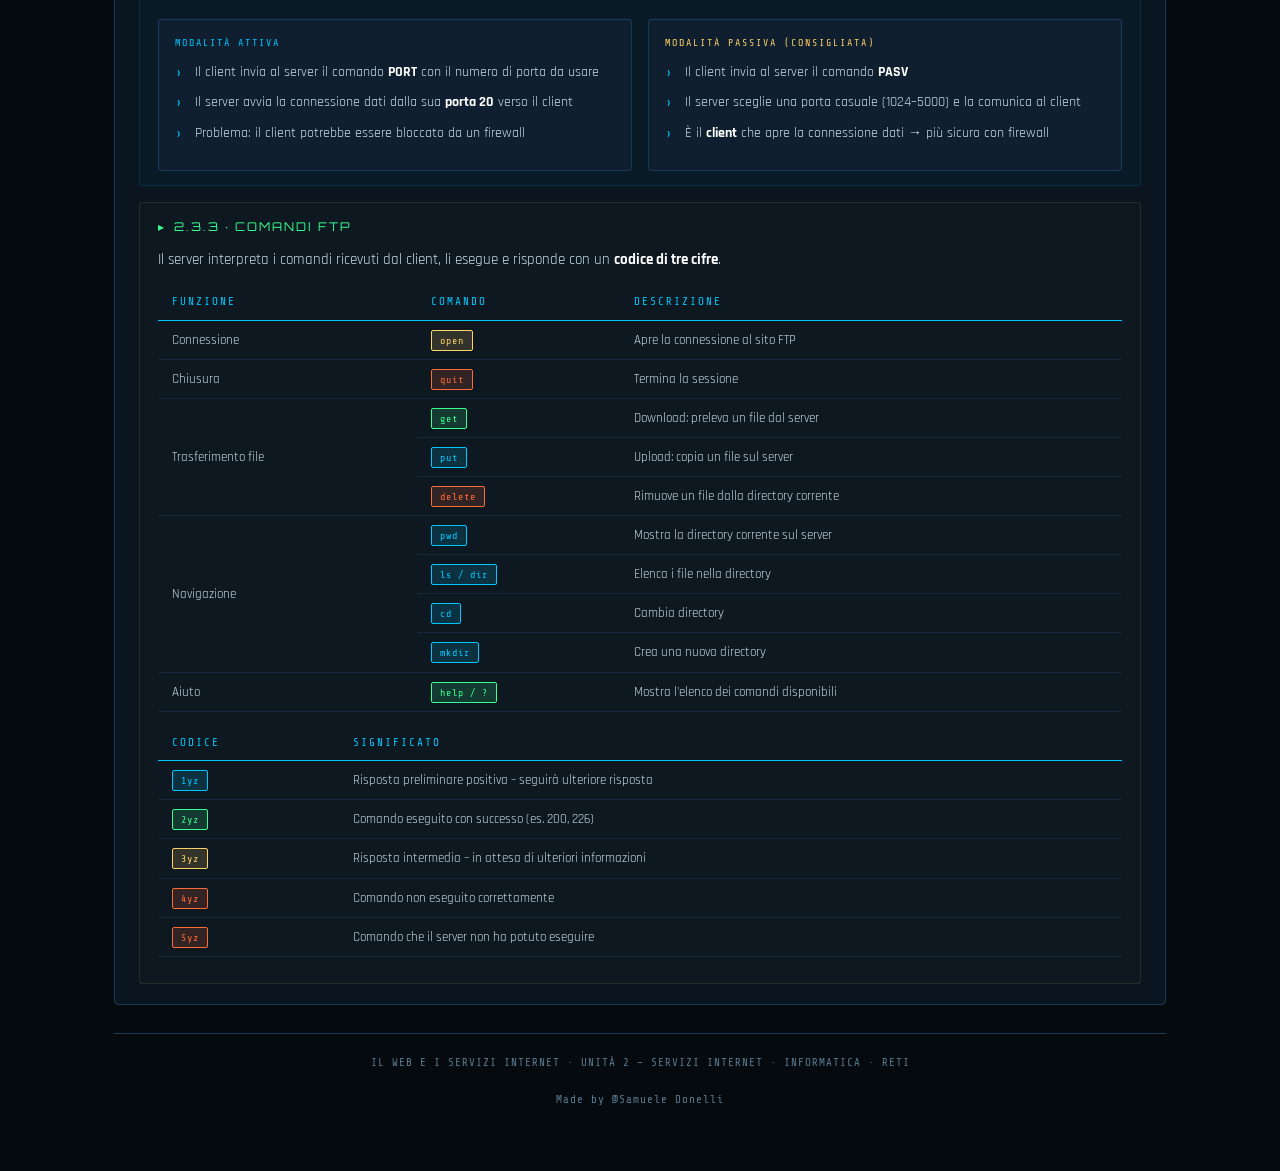
<file: pages/unita2_servizi_internet.html>
<!DOCTYPE html>
<html lang="it">
<head>
<meta charset="UTF-8">
<meta name="viewport" content="width=device-width, initial-scale=1.0">
<title>Unità 2 – Servizi Internet</title>
<link href="https://fonts.googleapis.com/css2?family=Share+Tech+Mono&family=Rajdhani:wght@400;600;700&family=Orbitron:wght@700;900&display=swap" rel="stylesheet">
<link rel="stylesheet" href="../css/style.css">
<style>
  :root {
    --accent:     #39ff8f;
    --accent-rgb: 57, 255, 143;
  }

  header { text-align: center; margin-bottom: 50px; }

  .header-badge, .hbadge {
    display: inline-block; font-family: var(--mono); font-size: 11px;
    color: var(--accent); letter-spacing: 3px; text-transform: uppercase;
    border: 1px solid var(--border); padding: 5px 16px; margin-bottom: 16px; position: relative;
  }
  .header-badge::before, .header-badge::after,
  .hbadge::before,       .hbadge::after {
    content: ''; position: absolute; width: 6px; height: 6px;
    border: 1px solid var(--accent); top: -3px;
  }
  .header-badge::before, .hbadge::before { left:  -3px; }
  .header-badge::after,  .hbadge::after  { right: -3px; }

  h1 {
    font-family: var(--head); font-size: clamp(20px, 3.5vw, 34px);
    font-weight: 900; color: #fff; letter-spacing: 2px; line-height: 1.2; margin-bottom: 10px;
  }
  h1 span, h1 em { color: var(--accent); font-style: normal; }

  .subtitle {
    font-family: var(--mono); color: var(--dim); font-size: 13px; letter-spacing: 1px;
  }

  /* ── SMTP flow (specifico unità 2) ─── */
  .smtp-flow { display: flex; flex-direction: column; gap: 4px; margin: 12px 0; }
  .smtp-row  { display: flex; align-items: flex-start; gap: 12px; padding: 7px 12px; border-radius: 3px; font-family: var(--mono); font-size: 12px; }
  .smtp-row.from-client { background: rgba(0,200,255,0.06); border-left: 2px solid var(--cyan); }
  .smtp-row.from-server { background: rgba(57,255,143,0.06); border-left: 2px solid var(--green); }
  .smtp-dir  { font-size: 10px; letter-spacing: 1px; flex-shrink: 0; margin-top: 1px; }
  .smtp-row.from-client .smtp-dir { color: var(--cyan); }
  .smtp-row.from-server .smtp-dir { color: var(--green); }
  .smtp-cmd  { color: #fff; font-weight: 700; }
  .smtp-note { color: var(--dim); font-size: 11px; margin-left: 6px; }
</style>
</head>
<body>
<div class="scanline"></div>
<div class="wrapper">

  <header>
    <a href="../index.html">
    <div class="header-badge">◈ INFORMATICA · SISTEMI &amp; RETI ◈</div>
    <h1>UNITÀ 2 – <span>SERVIZI INTERNET</span></h1>
    <p class="subtitle">// DNS · Posta elettronica · FTP //</p>
    </a>
  </header>

  <!-- ══════════════════════════ 2.1 DNS ══════════════════════════ -->
  <div class="section-label">◈ 2.1 DNS – Domain Name System</div>
  <div class="topic">
    <div class="topic-header">
      <span class="topic-num">2.1</span>
      <span class="topic-title">DNS – DOMAIN NAME SYSTEM</span>
    </div>
    <div class="topic-body">
      <p>Il <strong>DNS</strong> (Domain Name System) è stato creato per convertire gli indirizzi IP numerici in <strong>nomi semplici e riconoscibili</strong> (es. <code>www.wikipedia.it</code> invece di <code>91.198.174.192</code>). Funziona come una rubrica mondiale automaticamente aggiornata.</p>
      <p>Il protocollo DNS è a livello applicazione e utilizza di default il protocollo di trasporto <strong>UDP sulla porta 53</strong> (ma può usare anche TCP).</p>
      <p>Il sistema DNS è un <strong>grande database distribuito</strong> organizzato in migliaia di server DNS in rete, che garantisce efficienza, affidabilità e robustezza. Non esiste un'unica macchina con tutti i nomi: ogni DNS ha autorità solo per il dominio di sua competenza.</p>

      <!-- 2.1.1 -->
      <div class="subtopic">
        <div class="subtopic-title">2.1.1 · GERARCHIA DI DOMINIO</div>
        <p>Il DNS assegna uno <strong>spazio gerarchico dei nomi</strong> alle risorse in Internet. La gerarchia è visualizzabile come un <strong>albero</strong> in cui ogni nodo corrisponde a un dominio e alle foglie corrispondono i calcolatori.</p>
        <p>Le etichette si leggono <strong>da destra verso sinistra</strong>. Per esempio in <code>www.iana.org</code>:</p>
        <ul>
          <li><strong>org</strong> → dominio di primo livello (TLD)</li>
          <li><strong>iana</strong> → dominio di secondo livello</li>
          <li><strong>www</strong> → nome del server (host)</li>
        </ul>
        <div class="tbl-wrap" style="margin-top:14px;">
          <table>
            <thead><tr><th colspan="2">gTLD (Generic Top Level Domain)</th><th>ccTLD (Country Code)</th></tr></thead>
            <tbody>
              <tr>
                <td><strong>sTLD (Sponsored)</strong><br><span class="tag green">.edu</span> <span class="tag green">.gov</span> <span class="tag green">.mil</span> <span class="tag green">.museum</span></td>
                <td><strong>uTLD (Unsponsored)</strong><br><span class="tag cyan">.com</span> <span class="tag cyan">.net</span> <span class="tag cyan">.org</span> <span class="tag cyan">.info</span> <span class="tag cyan">.biz</span></td>
                <td><span class="tag orange">.it</span> Italia<br><span class="tag orange">.uk</span> Regno Unito<br><span class="tag orange">.fr</span> Francia<br><span class="tag orange">.us</span> USA</td>
              </tr>
            </tbody>
          </table>
        </div>
        <div class="infobox" style="margin-top:12px;">
          <div class="infobox-title">📌 Registrazione domini</div>
          I nomi devono essere accettati e associati a un indirizzo IP da <strong>ICANN</strong> (Internet Corporation for Assigned Names and Numbers). In Italia i domini <code>.it</code> sono gestiti dal <strong>NIC</strong> (organo del CNR, con sede a Pisa).
        </div>
      </div>

      <!-- 2.1.2 -->
      <div class="subtopic cyan">
        <div class="subtopic-title">2.1.2 · RECORD DELLE RISORSE E MESSAGGI DNS</div>
        <p>L'albero dei domini è diviso in <strong>zone</strong>. Ogni zona mantiene informazioni organizzate in <strong>record delle risorse</strong> nella forma:</p>
        <div class="code-block">
&lt;<span class="kw">Name</span>, <span class="val">Value</span>, <span class="cmt">Type, Class, TTL</span>&gt;
        </div>
        <div class="tbl-wrap">
          <table>
            <thead><tr><th>TYPE</th><th>DESCRIZIONE</th></tr></thead>
            <tbody>
              <tr><td><span class="tag cyan">A</span></td><td>Indirizzo IPv4 del dispositivo</td></tr>
              <tr><td><span class="tag green">AAAA</span></td><td>Indirizzo IPv6 del dispositivo</td></tr>
              <tr><td><span class="tag orange">MX</span></td><td>Mail eXchange – nome del server di posta</td></tr>
              <tr><td><span class="tag yellow">NS</span></td><td>Authoritative Name Server – nome del server che sa risolvere i nomi del dominio</td></tr>
              <tr><td><span class="tag cyan">CNAME</span></td><td>Nome canonico – definisce nomi alternativi (alias) per un calcolatore</td></tr>
            </tbody>
          </table>
        </div>
        <p style="margin-top:10px;">I messaggi DNS (sia richiesta che risposta) hanno lo stesso formato, composto da: <strong>Header, Question, Answer, Authoritative, Additional</strong>.</p>
        <ul>
          <li><strong>TTL</strong> (Time To Live): indica per quanto tempo il record è valido nella cache di un server</li>
          <li><strong>Class IN</strong>: indica che la classe è Internet</li>
        </ul>
      </div>

      <!-- 2.1.3 -->
      <div class="subtopic">
        <div class="subtopic-title">2.1.3 · STRUTTURA E INTERROGAZIONE DEL DNS</div>
        <p>La struttura del DNS è simile a un file system ad albero. Alla radice ci sono i <strong>root name server</strong> (poco più di una decina nel mondo, per lo più negli USA). Essi contengono l'elenco dei server responsabili dei TLD.</p>
        <p>Sequenza di una risoluzione DNS per <code>www.paperus.com</code>:</p>
        <ol>
          <li>Il computer (A) chiede l'IP al suo <strong>server DNS locale</strong> (B)</li>
          <li>Se il server locale non ha il record in cache, interroga un <strong>root server</strong> (C)</li>
          <li>Il root server restituisce l'indirizzo del server autoritativo per <strong>.com</strong> (D)</li>
          <li>Il server <code>.com</code> viene interrogato e risponde con l'indirizzo del server per <strong>.paperus</strong> (E)</li>
          <li>Il server <code>.paperus</code> restituisce l'IP dell'host <strong>www</strong></li>
          <li>Il server locale <strong>salva il risultato in cache</strong> e lo restituisce al computer</li>
        </ol>
        <div class="infobox yellow">
          <div class="infobox-title">💡 Comandi utili</div>
          <strong>ipconfig /displaydns</strong> → mostra la cache DNS locale (Windows) · <strong>ipconfig /flushdns</strong> → svuota la cache · <strong>nslookup [dominio]</strong> → interroga il server DNS e recupera record e indirizzi IP
        </div>
      </div>
    </div>
  </div>

  <!-- ══════════════════════════ 2.2 POSTA ELETTRONICA ══════════════════════════ -->
  <div class="section-label">◈ 2.2 La posta elettronica</div>
  <div class="topic">
    <div class="topic-header">
      <span class="topic-num orange">2.2</span>
      <span class="topic-title">LA POSTA ELETTRONICA</span>
    </div>
    <div class="topic-body">
      <p>La posta elettronica è tra i servizi più antichi e stabili di Internet, fondamentale nelle attività aziendali per lo scambio di messaggi e file digitali. I protocolli usati (<strong>SMTP, POP3, IMAP</strong>) sono stati creati quando sicurezza e spam non erano priorità, ma nel tempo sono stati integrati con estensioni.</p>

      <!-- 2.2.1 -->
      <div class="subtopic">
        <div class="subtopic-title">2.2.1 · CARATTERISTICHE DELLA POSTA ELETTRONICA</div>
        <p>La posta elettronica è un mezzo di comunicazione <strong>asincrono</strong>: consente lo scambio anche se mittente e destinatario non sono connessi contemporaneamente.</p>
        <ul>
          <li>Un client non invia direttamente al client remoto: si appoggia a un <strong>server</strong> che memorizza e inoltra i messaggi (<em>store &amp; forward</em>)</li>
          <li>Ogni casella di posta ha un indirizzo univoco: <strong>nome_mailbox @ nome_server</strong></li>
          <li><strong>User Agent</strong>: programma usato dall'utente per comporre, inviare e ricevere messaggi</li>
          <li><strong>Transfer Agent</strong>: programma che trasferisce i messaggi tra server di posta</li>
        </ul>
        <div class="two-col" style="margin-top:12px;">
          <div class="col-box c-cyan">
            <div class="col-box-title">Invio</div>
            Protocollo <strong>SMTP</strong> – dal client al server del mittente, poi al server del destinatario
          </div>
          <div class="col-box c-orange">
            <div class="col-box-title">Ricezione</div>
            Protocolli <strong>POP3</strong> o <strong>IMAP</strong> – dal server del destinatario al client del destinatario
          </div>
        </div>
        <div class="infobox cyan" style="margin-top:12px;">
          <div class="infobox-title">📌 Webmail</div>
          Le applicazioni <strong>Webmail</strong> (es. Gmail) forniscono accesso alla casella di posta tramite Web da qualsiasi postazione. Sono considerate client di posta a tutti gli effetti.
        </div>
      </div>

      <!-- 2.2.2 -->
      <div class="subtopic cyan">
        <div class="subtopic-title">2.2.2 · STRUTTURA DI UN MESSAGGIO</div>
        <p>Un messaggio di posta elettronica è composto da tre parti:</p>
        <div class="three-col">
          <div class="col-box c-cyan">
            <div class="col-box-title">Busta (Envelope)</div>
            Incapsula il messaggio. Contiene indirizzo mittente, destinatario, priorità, sicurezza. Usata dagli agenti per l'inoltro.
          </div>
          <div class="col-box c-yellow">
            <div class="col-box-title">Intestazione (Header)</div>
            Informazioni di controllo in formato <code>nome_campo: valore</code>. Campi principali: <strong>From, To, Subject, Date, Cc, Bcc, Reply-to</strong>
          </div>
          <div class="col-box">
            <div class="col-box-title">Corpo (Body)</div>
            Testo del messaggio destinato al lettore. Codificato in ASCII a 7 bit o MIME per allegati multimediali.
          </div>
        </div>
      </div>

      <!-- 2.2.3 -->
      <div class="subtopic orange">
        <div class="subtopic-title">2.2.3 · MIME – Multipurpose Internet Mail Extensions</div>
        <p>Il formato originale ASCII era inadeguato per lettere accentate, alfabeti non latini e allegati multimediali. <strong>MIME</strong> (RFC 1521, RFC 822) estende il formato dei messaggi mantenendo la compatibilità ASCII.</p>
        <p>Nuove intestazioni introdotte da MIME:</p>
        <ul>
          <li><strong>MIME-Version:</strong> indica che il messaggio è in formato MIME (es. <code>MIME-Version: 1.0</code>)</li>
          <li><strong>Content-Type:</strong> specifica la natura del body (es. <code>text/html</code>, <code>text/plain</code>, <code>image/jpeg</code>)</li>
          <li><strong>Content-Transfer-Encoding:</strong> identifica la codifica dei dati (es. <code>base64</code>)</li>
          <li><strong>Content-Description:</strong> descrizione testuale del contenuto</li>
          <li><strong>Content-ID:</strong> codice identificativo del contenuto</li>
        </ul>
        <div class="infobox orange">
          <div class="infobox-title">📌 MIME e HTTP</div>
          Il campo <strong>Content-Type</strong> è usato anche come metainformazione nel protocollo HTTP.
        </div>
      </div>

      <!-- 2.2.4 -->
      <div class="subtopic">
        <div class="subtopic-title">2.2.4 · PROTOCOLLO SMTP</div>
        <p><strong>SMTP</strong> (Simple Mail Transfer Protocol, RFC 5321) si occupa di stabilire la connessione tra mittente e destinatario e trasferire il messaggio. Lavora sulla <strong>porta 25</strong>, usa <strong>TCP</strong> come trasporto.</p>
        <p>Il protocollo si articola in tre fasi: <strong>apertura (handshaking) → trasferimento → chiusura</strong>.</p>
        <p>Client e server comunicano tramite stringhe di testo: il client invia comandi di 4 caratteri, il server risponde con codici di stato a 3 cifre.</p>
        <div class="smtp-flow">
          <div class="smtp-row from-server"><span class="smtp-dir">SERVER ›</span><span><span class="smtp-cmd">220</span> xyz.com SMTP ready<span class="smtp-note">// server pronto sulla porta 25</span></span></div>
          <div class="smtp-row from-client"><span class="smtp-dir">CLIENT ›</span><span><span class="smtp-cmd">HELO</span> abc.com<span class="smtp-note">// saluto con nome mittente</span></span></div>
          <div class="smtp-row from-server"><span class="smtp-dir">SERVER ›</span><span><span class="smtp-cmd">250</span> xyz.com says hello...<span class="smtp-note">// confermato</span></span></div>
          <div class="smtp-row from-client"><span class="smtp-dir">CLIENT ›</span><span><span class="smtp-cmd">MAIL FROM:</span> paolo@abc.com<span class="smtp-note">// mittente</span></span></div>
          <div class="smtp-row from-server"><span class="smtp-dir">SERVER ›</span><span><span class="smtp-cmd">250</span> sender ok</span></div>
          <div class="smtp-row from-client"><span class="smtp-dir">CLIENT ›</span><span><span class="smtp-cmd">RCPT TO:</span> aaa@xyz.com<span class="smtp-note">// destinatario</span></span></div>
          <div class="smtp-row from-server"><span class="smtp-dir">SERVER ›</span><span><span class="smtp-cmd">250</span> recipient OK</span></div>
          <div class="smtp-row from-client"><span class="smtp-dir">CLIENT ›</span><span><span class="smtp-cmd">DATA</span><span class="smtp-note">// inizio dati</span></span></div>
          <div class="smtp-row from-server"><span class="smtp-dir">SERVER ›</span><span><span class="smtp-cmd">354</span> Start mail input; end with &lt;CRLF&gt;.&lt;CRLF&gt;</span></div>
          <div class="smtp-row from-client"><span class="smtp-dir">CLIENT ›</span><span><span class="smtp-cmd">&lt;intestazione + corpo&gt;</span></span></div>
          <div class="smtp-row from-client"><span class="smtp-dir">CLIENT ›</span><span><span class="smtp-cmd">&lt;CRLF&gt;.&lt;CRLF&gt;</span><span class="smtp-note">// fine messaggio</span></span></div>
          <div class="smtp-row from-server"><span class="smtp-dir">SERVER ›</span><span><span class="smtp-cmd">250</span> Mail accepted</span></div>
          <div class="smtp-row from-client"><span class="smtp-dir">CLIENT ›</span><span><span class="smtp-cmd">QUIT</span><span class="smtp-note">// chiudi connessione</span></span></div>
          <div class="smtp-row from-server"><span class="smtp-dir">SERVER ›</span><span><span class="smtp-cmd">221</span> xyz.com closing connection</span></div>
        </div>
        <div class="tbl-wrap" style="margin-top:14px;">
          <table>
            <thead><tr><th>ERRORE SMTP</th><th>SIGNIFICATO</th></tr></thead>
            <tbody>
              <tr><td>MAILBOX FULL</td><td>Casella del destinatario piena</td></tr>
              <tr><td>USER UNKNOWN</td><td>L'indirizzo di posta non esiste</td></tr>
              <tr><td>ROUTING SERVER FAILURE</td><td>Il dominio non esiste</td></tr>
              <tr><td>DELIVERY TIME EXPIRED</td><td>Il destinatario non riceve dopo ripetuti tentativi</td></tr>
              <tr><td>MESSAGE TOO BIG</td><td>Il messaggio supera il limite accettato dal server</td></tr>
            </tbody>
          </table>
        </div>
      </div>

      <!-- 2.2.5 -->
      <div class="subtopic cyan">
        <div class="subtopic-title">2.2.5 · SMTP CON AUTENTICAZIONE</div>
        <p>Il protocollo SMTP originale non prevedeva autenticazione, facilitando spam e phishing. L'estensione <strong>SMTP Service Extension for Authentication</strong> (RFC 4954) aggiunge un'autenticazione prima della connessione.</p>
        <ul>
          <li>Si usa il comando <strong>EHLO</strong> (Extended Hello) invece di HELO per indicare il supporto alle estensioni</li>
          <li>Il server risponde con l'elenco delle estensioni supportate (es. AUTH, LOGIN…)</li>
          <li>Il client invia il comando <strong>AUTH LOGIN</strong> con username e password codificate in <strong>Base64</strong></li>
        </ul>
      </div>

      <!-- 2.2.6 -->
      <div class="subtopic yellow">
        <div class="subtopic-title">2.2.6 · PROTOCOLLO POP3</div>
        <p><strong>POP3</strong> (Post Office Protocol v3, RFC 1939) permette al client di scaricare i messaggi dalla mail-box sul computer locale. Usa la <strong>porta 110</strong> di TCP.</p>
        <p>Si articola in tre fasi: <strong>apertura → trasferimento (autenticazione + transazione) → aggiornamento e chiusura</strong>.</p>
        <div class="tbl-wrap">
          <table>
            <thead><tr><th>COMANDO</th><th>DESCRIZIONE</th></tr></thead>
            <tbody>
              <tr><td><span class="tag yellow">USER</span></td><td>Identifica l'utente (autenticazione)</td></tr>
              <tr><td><span class="tag yellow">PASS</span></td><td>Invia la password in chiaro</td></tr>
              <tr><td><span class="tag cyan">LIST</span></td><td>Elenca i messaggi con le rispettive dimensioni in byte</td></tr>
              <tr><td><span class="tag cyan">STAT</span></td><td>Numero di messaggi e spazio occupato</td></tr>
              <tr><td><span class="tag green">RETR</span></td><td>Recupera e visualizza un messaggio</td></tr>
              <tr><td><span class="tag orange">DELE</span></td><td>Contrassegna un messaggio per la cancellazione</td></tr>
              <tr><td><span class="tag orange">QUIT</span></td><td>Termina la sessione e cancella i messaggi marcati</td></tr>
            </tbody>
          </table>
        </div>
        <div class="infobox yellow" style="margin-top:10px;">
          <div class="infobox-title">⚠ Modalità download-and-delete</div>
          POP3 opera in modalità <strong>download-and-delete</strong>: dopo lo scaricamento, i messaggi vengono <strong>cancellati dal server</strong> e salvati solo localmente.
        </div>
      </div>

      <!-- 2.2.7 -->
      <div class="subtopic">
        <div class="subtopic-title">2.2.7 · IMAP – Internet Mail Access Protocol</div>
        <p>IMAP è un'alternativa a POP3 (ideata da Mark Crispin nel 1986) che permette di gestire i messaggi direttamente sul server, <strong>senza necessariamente scaricarli in locale</strong>. È ideale per chi lavora in mobilità o usa più dispositivi.</p>
        <ul>
          <li>I messaggi originali rimangono sul server fino alla cancellazione manuale</li>
          <li>Mantiene la <strong>sincronizzazione</strong> tra client e server</li>
          <li>Permette di leggere solo l'intestazione o parti del messaggio senza download</li>
          <li>Usa la <strong>porta 143</strong> (o 993 con SSL)</li>
        </ul>
        <p style="margin-top:10px;">Comandi base IMAP:</p>
        <div class="tbl-wrap">
          <table>
            <thead><tr><th>COMANDO</th><th>FUNZIONE</th></tr></thead>
            <tbody>
              <tr><td><span class="tag green">LOGIN</span></td><td>Connessione al server IMAP con credenziali</td></tr>
              <tr><td><span class="tag cyan">SELECT</span></td><td>Selezione della cartella (es. INBOX)</td></tr>
              <tr><td><span class="tag yellow">SEARCH</span></td><td>Ricerca ed elenco messaggi con filtri</td></tr>
              <tr><td><span class="tag cyan">FETCH</span></td><td>Lettura del messaggio (o delle sue parti)</td></tr>
              <tr><td><span class="tag orange">EXPUNGE</span></td><td>Cancellazione definitiva dei messaggi con flag Deleted</td></tr>
            </tbody>
          </table>
        </div>

        <div class="infobox cyan" style="margin-top:12px;">
          <div class="infobox-title">⚖ POP3 vs IMAP</div>
          <strong>POP3</strong>: scarica e cancella dal server, adatto a un solo dispositivo, funziona offline.<br>
          <strong>IMAP</strong>: mantiene i messaggi sul server, adatto a più dispositivi, richiede connessione.
        </div>
      </div>
    </div>
  </div>

  <!-- ══════════════════════════ 2.3 FTP ══════════════════════════ -->
  <div class="section-label">◈ 2.3 Protocollo FTP</div>
  <div class="topic">
    <div class="topic-header">
      <span class="topic-num yellow">2.3</span>
      <span class="topic-title">PROTOCOLLO FTP – FILE TRANSFER PROTOCOL</span>
    </div>
    <div class="topic-body">
      <p><strong>FTP</strong> (File Transfer Protocol, RFC 959 – 1985) è un protocollo di livello applicativo usato per trasferire file su un server remoto. Utilizza <strong>due canali TCP</strong> distinti:</p>
      <div class="two-col">
        <div class="col-box c-cyan">
          <div class="col-box-title">Canale di Controllo</div>
          <strong>Porta 21</strong> – per l'invio dei comandi. Sempre attivo durante la sessione.
        </div>
        <div class="col-box c-yellow">
          <div class="col-box-title">Canale Dati</div>
          <strong>Porta 20</strong> (modalità attiva) – per il trasferimento dei file effettivi.
        </div>
      </div>
      <p style="margin-top:14px;">A differenza di HTTP, FTP permette di <strong>navigare nel file system</strong> remoto ed eseguire operazioni sui file (copia, cancellazione, spostamento, upload, download…).</p>

      <!-- 2.3.1 -->
      <div class="subtopic">
        <div class="subtopic-title">2.3.1 · ACCESSO FTP</div>
        <div class="two-col">
          <div class="col-box c-green">
            <div class="col-box-title">Accesso Autenticato</div>
            <ul>
              <li>Username e password specifici</li>
              <li>Accesso completo in base ai permessi</li>
              <li>Autenticazione in chiaro → non sicuro</li>
              <li>Versione sicura: <strong>FTPS</strong> (con SSL) o <strong>SFTP</strong> (via SSH)</li>
            </ul>
          </div>
          <div class="col-box c-orange">
            <div class="col-box-title">Accesso Anonimo</div>
            <ul>
              <li>Si digita "<code>anonymous</code>" come login</li>
              <li>Nessuna password richiesta</li>
              <li>Operazioni limitate (es. solo download)</li>
            </ul>
          </div>
        </div>
      </div>

      <!-- 2.3.2 -->
      <div class="subtopic cyan">
        <div class="subtopic-title">2.3.2 · FUNZIONAMENTO – MODALITÀ ATTIVA E PASSIVA</div>
        <p>Una sessione FTP si articola in quattro fasi: <strong>richiesta → autenticazione → trasferimento → chiusura</strong>.</p>
        <p>FTP supporta due modalità per il canale dati:</p>
        <div class="two-col">
          <div class="col-box c-cyan">
            <div class="col-box-title">Modalità Attiva</div>
            <ul>
              <li>Il client invia al server il comando <strong>PORT</strong> con il numero di porta da usare</li>
              <li>Il server avvia la connessione dati dalla sua <strong>porta 20</strong> verso il client</li>
              <li>Problema: il client potrebbe essere bloccato da un firewall</li>
            </ul>
          </div>
          <div class="col-box c-yellow">
            <div class="col-box-title">Modalità Passiva (consigliata)</div>
            <ul>
              <li>Il client invia al server il comando <strong>PASV</strong></li>
              <li>Il server sceglie una porta casuale (1024–5000) e la comunica al client</li>
              <li>È il <strong>client</strong> che apre la connessione dati → più sicuro con firewall</li>
            </ul>
          </div>
        </div>
      </div>

      <!-- 2.3.3 -->
      <div class="subtopic yellow">
        <div class="subtopic-title">2.3.3 · COMANDI FTP</div>
        <p>Il server interpreta i comandi ricevuti dal client, li esegue e risponde con un <strong>codice di tre cifre</strong>.</p>
        <div class="tbl-wrap">
          <table>
            <thead><tr><th>FUNZIONE</th><th>COMANDO</th><th>DESCRIZIONE</th></tr></thead>
            <tbody>
              <tr><td>Connessione</td><td><span class="tag yellow">open</span></td><td>Apre la connessione al sito FTP</td></tr>
              <tr><td>Chiusura</td><td><span class="tag orange">quit</span></td><td>Termina la sessione</td></tr>
              <tr><td rowspan="3">Trasferimento file</td><td><span class="tag green">get</span></td><td>Download: preleva un file dal server</td></tr>
              <tr><td><span class="tag cyan">put</span></td><td>Upload: copia un file sul server</td></tr>
              <tr><td><span class="tag orange">delete</span></td><td>Rimuove un file dalla directory corrente</td></tr>
              <tr><td rowspan="4">Navigazione</td><td><span class="tag cyan">pwd</span></td><td>Mostra la directory corrente sul server</td></tr>
              <tr><td><span class="tag cyan">ls / dir</span></td><td>Elenca i file nella directory</td></tr>
              <tr><td><span class="tag cyan">cd</span></td><td>Cambia directory</td></tr>
              <tr><td><span class="tag cyan">mkdir</span></td><td>Crea una nuova directory</td></tr>
              <tr><td>Aiuto</td><td><span class="tag green">help / ?</span></td><td>Mostra l'elenco dei comandi disponibili</td></tr>
            </tbody>
          </table>
        </div>
        <div class="tbl-wrap" style="margin-top:14px;">
          <table>
            <thead><tr><th>CODICE</th><th>SIGNIFICATO</th></tr></thead>
            <tbody>
              <tr><td><span class="tag cyan">1yz</span></td><td>Risposta preliminare positiva – seguirà ulteriore risposta</td></tr>
              <tr><td><span class="tag green">2yz</span></td><td>Comando eseguito con successo (es. 200, 226)</td></tr>
              <tr><td><span class="tag yellow">3yz</span></td><td>Risposta intermedia – in attesa di ulteriori informazioni</td></tr>
              <tr><td><span class="tag orange">4yz</span></td><td>Comando non eseguito correttamente</td></tr>
              <tr><td><span class="tag orange">5yz</span></td><td>Comando che il server non ha potuto eseguire</td></tr>
            </tbody>
          </table>
        </div>
      </div>
    </div>
  </div>

  <footer>
    IL WEB E I SERVIZI INTERNET · UNITÀ 2 – SERVIZI INTERNET · INFORMATICA · RETI
    <br><br>
    Made by @Samuele Donelli
  </footer>

</div>
</body>
</html>
</file>
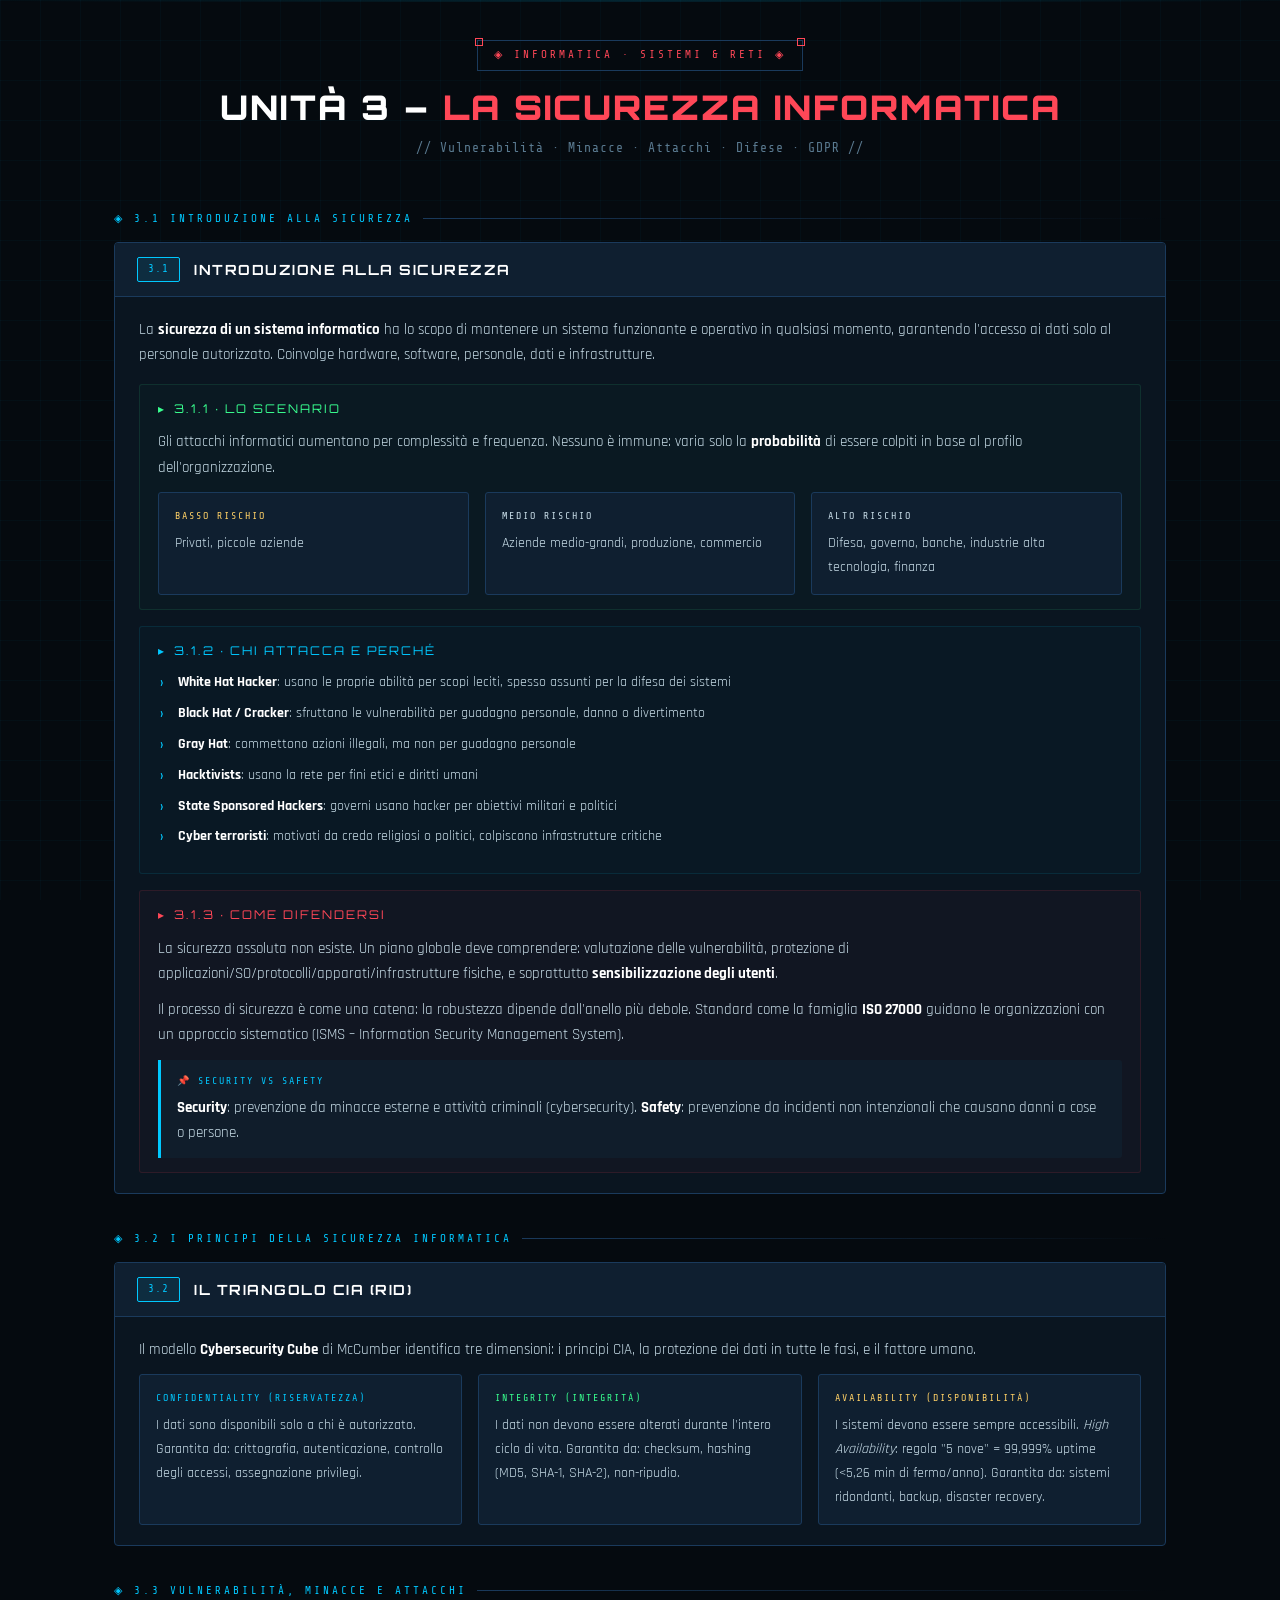
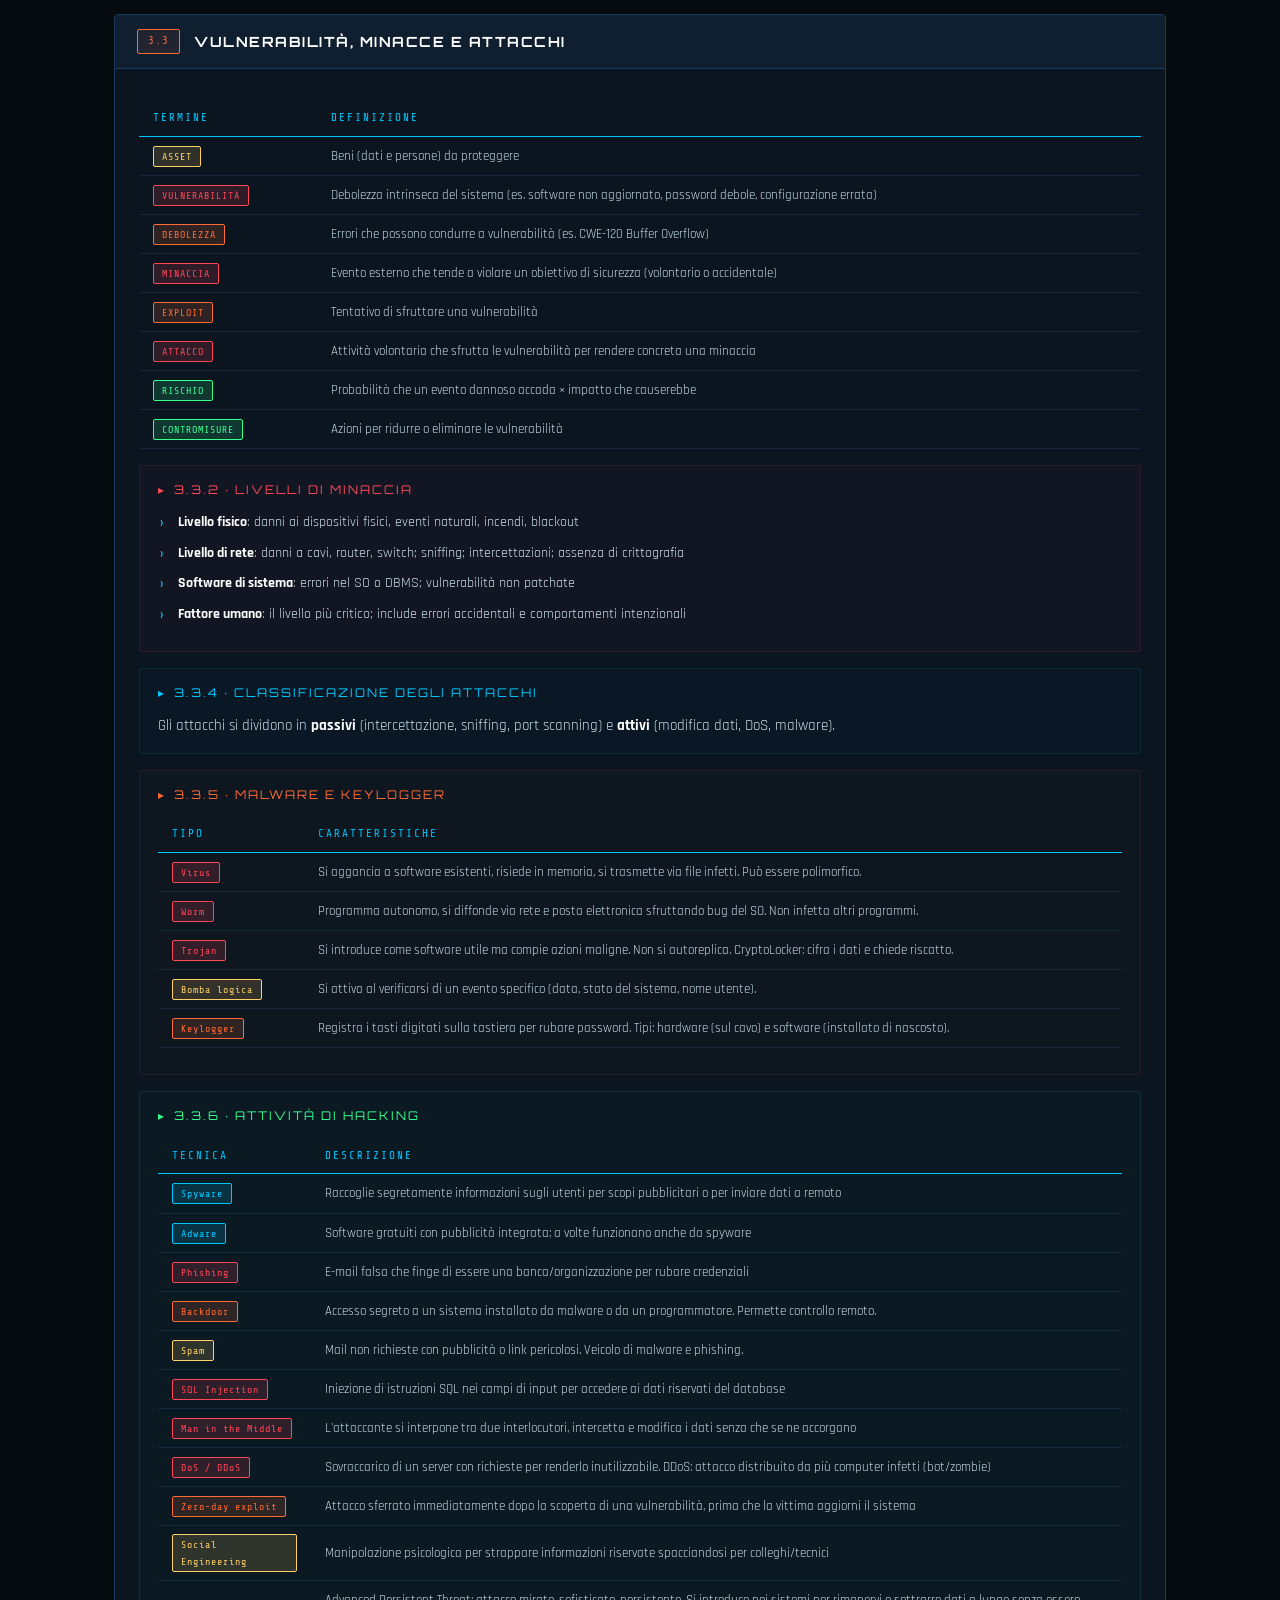
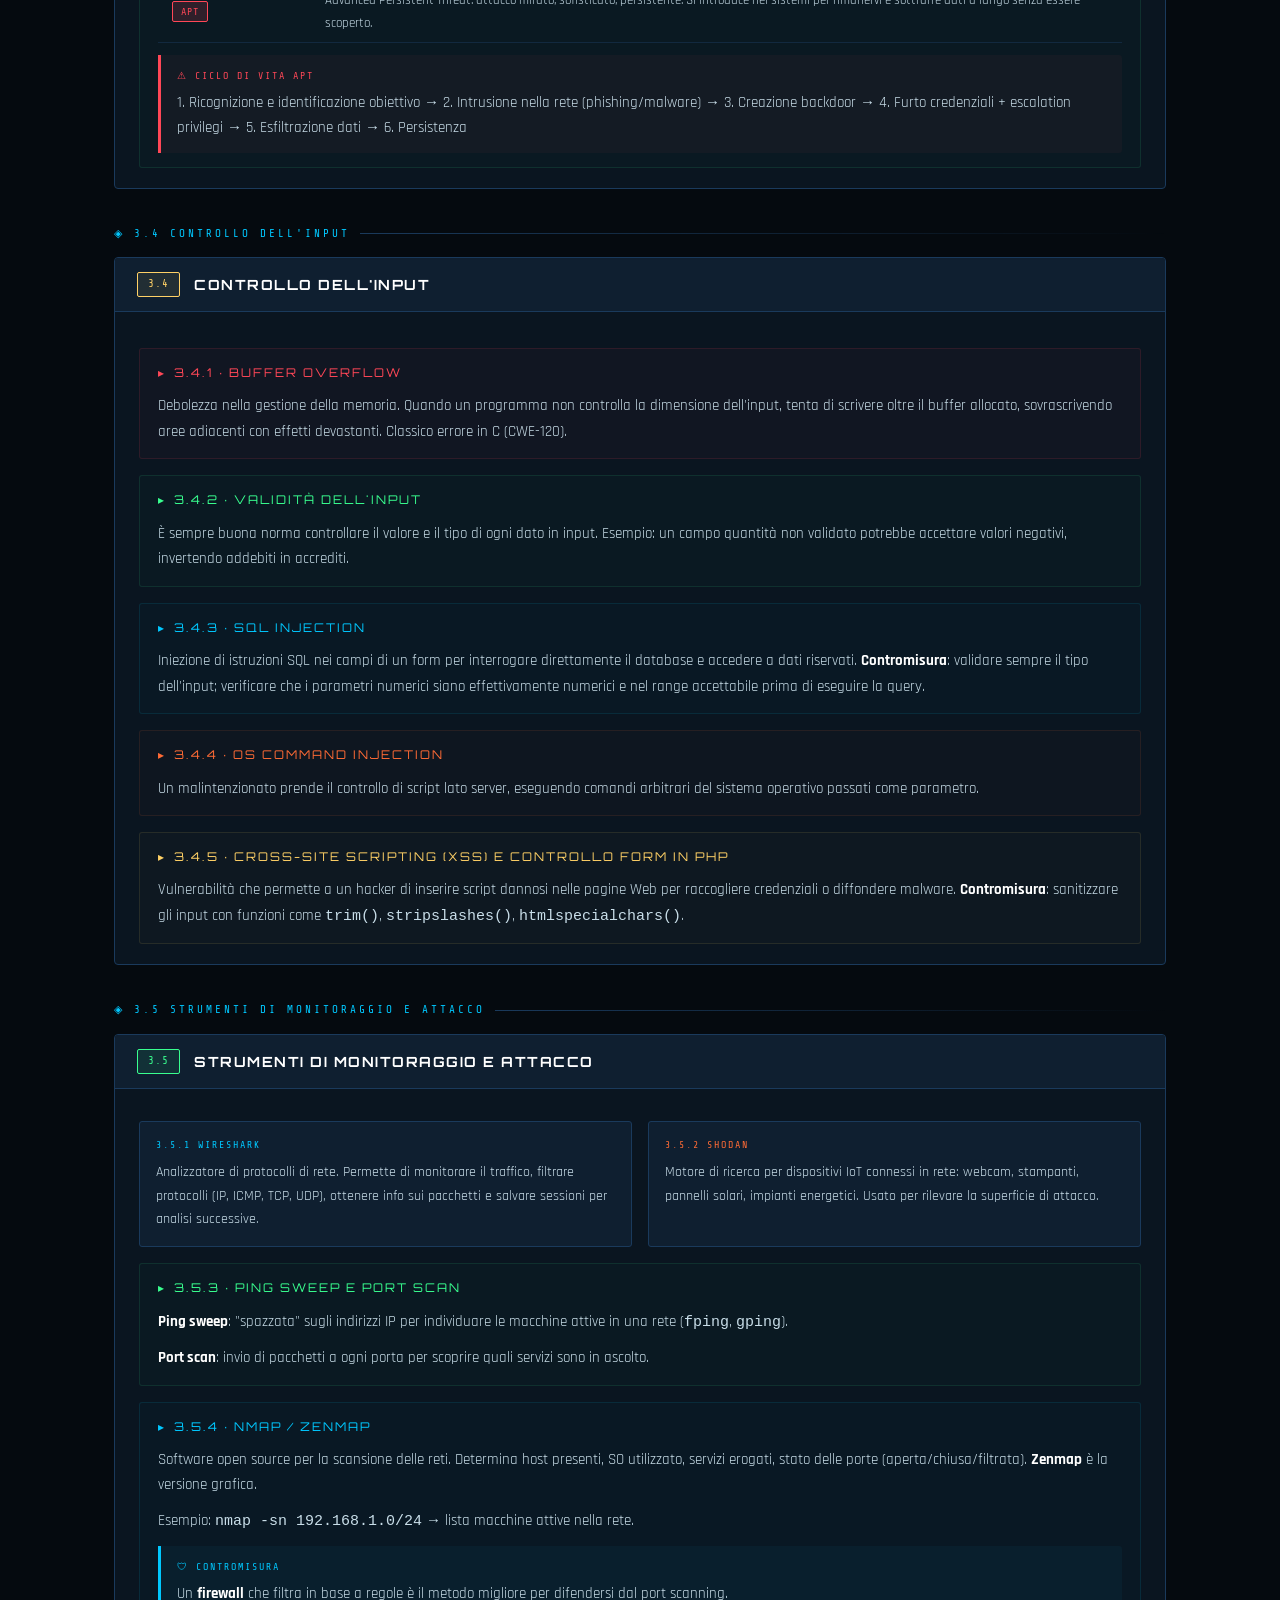
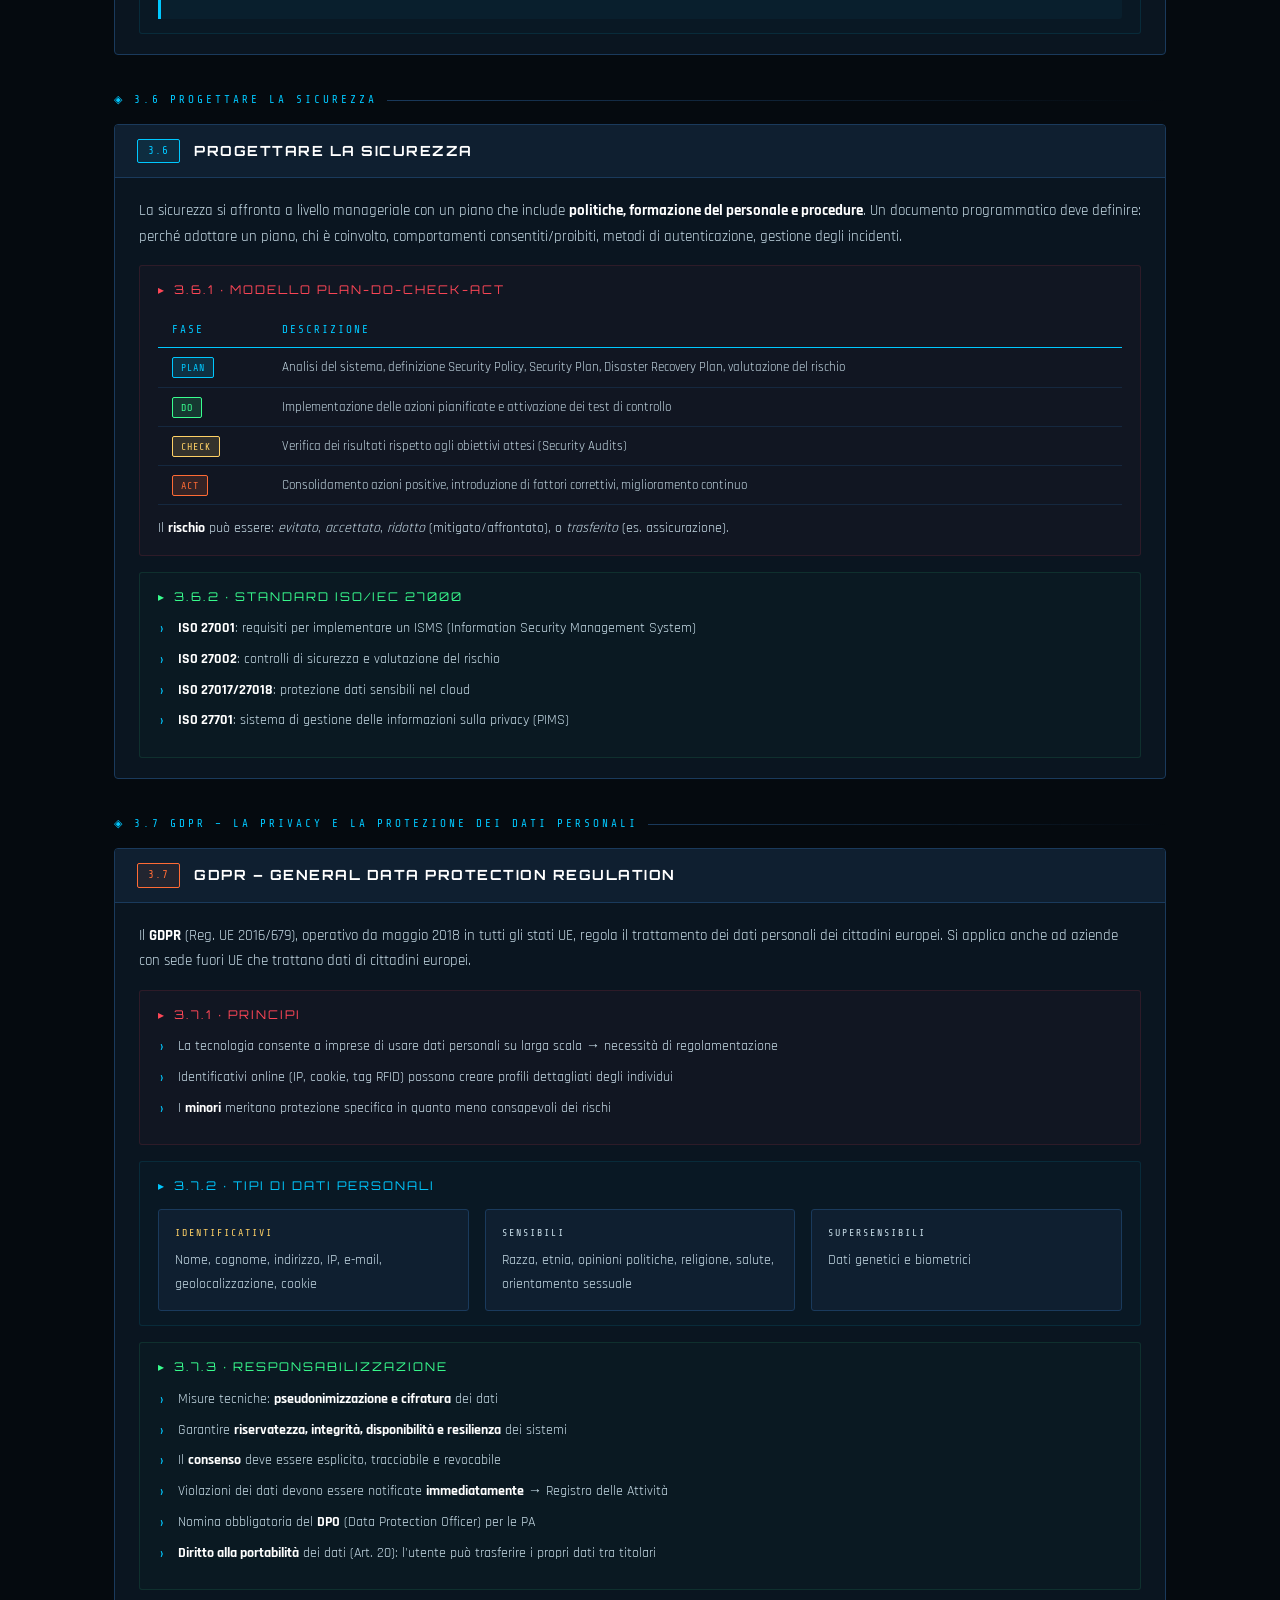
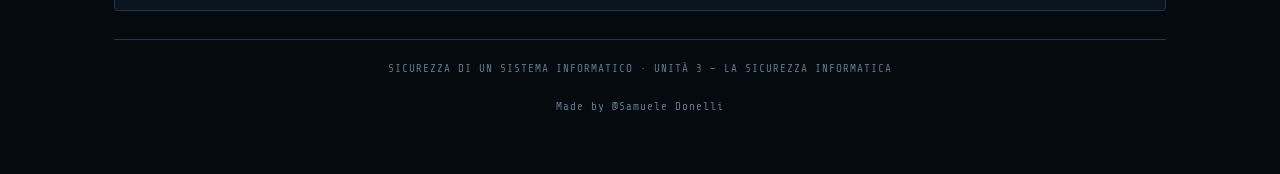
<file: pages/unita3_sicurezza_informatica.html>
<!DOCTYPE html>
<html lang="it">
<head>
<meta charset="UTF-8">
<meta name="viewport" content="width=device-width, initial-scale=1.0">
<title>Unità 3 – La sicurezza informatica</title>
<link href="https://fonts.googleapis.com/css2?family=Share+Tech+Mono&family=Rajdhani:wght@400;600;700&family=Orbitron:wght@700;900&display=swap" rel="stylesheet">
<link rel="stylesheet" href="../css/style.css">
<style>
  :root {
    --accent:     #ff4757;
    --accent-rgb: 255, 71, 87;
  }

  header { text-align: center; margin-bottom: 50px; }

  .header-badge, .hbadge {
    display: inline-block; font-family: var(--mono); font-size: 11px;
    color: var(--accent); letter-spacing: 3px; text-transform: uppercase;
    border: 1px solid var(--border); padding: 5px 16px; margin-bottom: 16px; position: relative;
  }
  .header-badge::before, .header-badge::after,
  .hbadge::before,       .hbadge::after {
    content: ''; position: absolute; width: 6px; height: 6px;
    border: 1px solid var(--accent); top: -3px;
  }
  .header-badge::before, .hbadge::before { left:  -3px; }
  .header-badge::after,  .hbadge::after  { right: -3px; }

  h1 {
    font-family: var(--head); font-size: clamp(20px, 3.5vw, 34px);
    font-weight: 900; color: #fff; letter-spacing: 2px; line-height: 1.2; margin-bottom: 10px;
  }
  h1 span, h1 em { color: var(--accent); font-style: normal; }

  .subtitle {
    font-family: var(--mono); color: var(--dim); font-size: 13px; letter-spacing: 1px;
  }
</style>
</head>
<body>
<div class="scanline"></div>
<div class="wrapper">

<header>
  <a href="../index.html">
  <div class="hbadge">◈ INFORMATICA · SISTEMI &amp; RETI ◈</div>
  <h1>UNITÀ 3 – <span>LA SICUREZZA INFORMATICA</span></h1>
  <p class="subtitle">// Vulnerabilità · Minacce · Attacchi · Difese · GDPR //</p>
  </a>
</header>

<!-- 3.1 -->
<div class="slabel">◈ 3.1 Introduzione alla sicurezza</div>
<div class="topic">
  <div class="topic-hd"><span class="tnum">3.1</span><span class="ttitle">INTRODUZIONE ALLA SICUREZZA</span></div>
  <div class="tbody">
    <p>La <strong>sicurezza di un sistema informatico</strong> ha lo scopo di mantenere un sistema funzionante e operativo in qualsiasi momento, garantendo l'accesso ai dati solo al personale autorizzato. Coinvolge hardware, software, personale, dati e infrastrutture.</p>
    <div class="sub g">
      <div class="stitle">3.1.1 · LO SCENARIO</div>
      <p>Gli attacchi informatici aumentano per complessità e frequenza. Nessuno è immune: varia solo la <strong>probabilità</strong> di essere colpiti in base al profilo dell'organizzazione.</p>
      <div class="three">
        <div class="cbox"><div class="cbox-t">Basso rischio</div>Privati, piccole aziende</div>
        <div class="cbox y"><div class="cbox-t" style="color:var(--acc4)">Medio rischio</div>Aziende medio-grandi, produzione, commercio</div>
        <div class="cbox g"><div class="cbox-t" style="color:var(--acc)">Alto rischio</div>Difesa, governo, banche, industrie alta tecnologia, finanza</div>
      </div>
    </div>
    <div class="sub b">
      <div class="stitle">3.1.2 · CHI ATTACCA E PERCHÉ</div>
      <ul>
        <li><strong>White Hat Hacker</strong>: usano le proprie abilità per scopi leciti, spesso assunti per la difesa dei sistemi</li>
        <li><strong>Black Hat / Cracker</strong>: sfruttano le vulnerabilità per guadagno personale, danno o divertimento</li>
        <li><strong>Gray Hat</strong>: commettono azioni illegali, ma non per guadagno personale</li>
        <li><strong>Hacktivists</strong>: usano la rete per fini etici e diritti umani</li>
        <li><strong>State Sponsored Hackers</strong>: governi usano hacker per obiettivi militari e politici</li>
        <li><strong>Cyber terroristi</strong>: motivati da credo religiosi o politici, colpiscono infrastrutture critiche</li>
      </ul>
    </div>
    <div class="sub">
      <div class="stitle">3.1.3 · COME DIFENDERSI</div>
      <p>La sicurezza assoluta non esiste. Un piano globale deve comprendere: valutazione delle vulnerabilità, protezione di applicazioni/SO/protocolli/apparati/infrastrutture fisiche, e soprattutto <strong>sensibilizzazione degli utenti</strong>.</p>
      <p>Il processo di sicurezza è come una catena: la robustezza dipende dall'anello più debole. Standard come la famiglia <strong>ISO 27000</strong> guidano le organizzazioni con un approccio sistematico (ISMS – Information Security Management System).</p>
      <div class="ib b"><div class="ib-t">📌 Security vs Safety</div><strong>Security</strong>: prevenzione da minacce esterne e attività criminali (cybersecurity). <strong>Safety</strong>: prevenzione da incidenti non intenzionali che causano danni a cose o persone.</div>
    </div>
  </div>
</div>

<!-- 3.2 -->
<div class="slabel">◈ 3.2 I principi della sicurezza informatica</div>
<div class="topic">
  <div class="topic-hd"><span class="tnum b">3.2</span><span class="ttitle">IL TRIANGOLO CIA (RID)</span></div>
  <div class="tbody">
    <p>Il modello <strong>Cybersecurity Cube</strong> di McCumber identifica tre dimensioni: i principi CIA, la protezione dei dati in tutte le fasi, e il fattore umano.</p>
    <div class="three">
      <div class="cbox b">
        <div class="cbox-t">Confidentiality (Riservatezza)</div>
        I dati sono disponibili solo a chi è autorizzato. Garantita da: crittografia, autenticazione, controllo degli accessi, assegnazione privilegi.
      </div>
      <div class="cbox g">
        <div class="cbox-t">Integrity (Integrità)</div>
        I dati non devono essere alterati durante l'intero ciclo di vita. Garantita da: checksum, hashing (MD5, SHA-1, SHA-2), non-ripudio.
      </div>
      <div class="cbox y">
        <div class="cbox-t">Availability (Disponibilità)</div>
        I sistemi devono essere sempre accessibili. <em>High Availability</em>: regola "5 nove" = 99,999% uptime (&lt;5,26 min di fermo/anno). Garantita da: sistemi ridondanti, backup, disaster recovery.
      </div>
    </div>
  </div>
</div>

<!-- 3.3 -->
<div class="slabel">◈ 3.3 Vulnerabilità, minacce e attacchi</div>
<div class="topic">
  <div class="topic-hd"><span class="tnum o">3.3</span><span class="ttitle">VULNERABILITÀ, MINACCE E ATTACCHI</span></div>
  <div class="tbody">
    <div class="tbl-wrap">
      <table>
        <thead><tr><th>TERMINE</th><th>DEFINIZIONE</th></tr></thead>
        <tbody>
          <tr><td><span class="tag y">ASSET</span></td><td>Beni (dati e persone) da proteggere</td></tr>
          <tr><td><span class="tag r">VULNERABILITÀ</span></td><td>Debolezza intrinseca del sistema (es. software non aggiornato, password debole, configurazione errata)</td></tr>
          <tr><td><span class="tag o">DEBOLEZZA</span></td><td>Errori che possono condurre a vulnerabilità (es. CWE-120 Buffer Overflow)</td></tr>
          <tr><td><span class="tag r">MINACCIA</span></td><td>Evento esterno che tende a violare un obiettivo di sicurezza (volontario o accidentale)</td></tr>
          <tr><td><span class="tag o">EXPLOIT</span></td><td>Tentativo di sfruttare una vulnerabilità</td></tr>
          <tr><td><span class="tag r">ATTACCO</span></td><td>Attività volontaria che sfrutta le vulnerabilità per rendere concreta una minaccia</td></tr>
          <tr><td><span class="tag g">RISCHIO</span></td><td>Probabilità che un evento dannoso accada × impatto che causerebbe</td></tr>
          <tr><td><span class="tag g">CONTROMISURE</span></td><td>Azioni per ridurre o eliminare le vulnerabilità</td></tr>
        </tbody>
      </table>
    </div>

    <div class="sub">
      <div class="stitle">3.3.2 · LIVELLI DI MINACCIA</div>
      <ul>
        <li><strong>Livello fisico</strong>: danni ai dispositivi fisici, eventi naturali, incendi, blackout</li>
        <li><strong>Livello di rete</strong>: danni a cavi, router, switch; sniffing; intercettazioni; assenza di crittografia</li>
        <li><strong>Software di sistema</strong>: errori nel SO o DBMS; vulnerabilità non patchate</li>
        <li><strong>Fattore umano</strong>: il livello più critico; include errori accidentali e comportamenti intenzionali</li>
      </ul>
    </div>

    <div class="sub b">
      <div class="stitle">3.3.4 · CLASSIFICAZIONE DEGLI ATTACCHI</div>
      <p>Gli attacchi si dividono in <strong>passivi</strong> (intercettazione, sniffing, port scanning) e <strong>attivi</strong> (modifica dati, DoS, malware).</p>
    </div>

    <div class="sub o">
      <div class="stitle">3.3.5 · MALWARE E KEYLOGGER</div>
      <div class="tbl-wrap">
        <table>
          <thead><tr><th>TIPO</th><th>CARATTERISTICHE</th></tr></thead>
          <tbody>
            <tr><td><span class="tag r">Virus</span></td><td>Si aggancia a software esistenti, risiede in memoria, si trasmette via file infetti. Può essere polimorfico.</td></tr>
            <tr><td><span class="tag r">Worm</span></td><td>Programma autonomo, si diffonde via rete e posta elettronica sfruttando bug del SO. Non infetta altri programmi.</td></tr>
            <tr><td><span class="tag r">Trojan</span></td><td>Si introduce come software utile ma compie azioni maligne. Non si autoreplica. CryptoLocker: cifra i dati e chiede riscatto.</td></tr>
            <tr><td><span class="tag y">Bomba logica</span></td><td>Si attiva al verificarsi di un evento specifico (data, stato del sistema, nome utente).</td></tr>
            <tr><td><span class="tag o">Keylogger</span></td><td>Registra i tasti digitati sulla tastiera per rubare password. Tipi: hardware (sul cavo) e software (installato di nascosto).</td></tr>
          </tbody>
        </table>
      </div>
    </div>

    <div class="sub g">
      <div class="stitle">3.3.6 · ATTIVITÀ DI HACKING</div>
      <div class="tbl-wrap">
        <table>
          <thead><tr><th>TECNICA</th><th>DESCRIZIONE</th></tr></thead>
          <tbody>
            <tr><td><span class="tag b">Spyware</span></td><td>Raccoglie segretamente informazioni sugli utenti per scopi pubblicitari o per inviare dati a remoto</td></tr>
            <tr><td><span class="tag b">Adware</span></td><td>Software gratuiti con pubblicità integrata; a volte funzionano anche da spyware</td></tr>
            <tr><td><span class="tag r">Phishing</span></td><td>E-mail falsa che finge di essere una banca/organizzazione per rubare credenziali</td></tr>
            <tr><td><span class="tag o">Backdoor</span></td><td>Accesso segreto a un sistema installato da malware o da un programmatore. Permette controllo remoto.</td></tr>
            <tr><td><span class="tag y">Spam</span></td><td>Mail non richieste con pubblicità o link pericolosi. Veicolo di malware e phishing.</td></tr>
            <tr><td><span class="tag r">SQL Injection</span></td><td>Iniezione di istruzioni SQL nei campi di input per accedere ai dati riservati del database</td></tr>
            <tr><td><span class="tag r">Man in the Middle</span></td><td>L'attaccante si interpone tra due interlocutori, intercetta e modifica i dati senza che se ne accorgano</td></tr>
            <tr><td><span class="tag r">DoS / DDoS</span></td><td>Sovraccarico di un server con richieste per renderlo inutilizzabile. DDoS: attacco distribuito da più computer infetti (bot/zombie)</td></tr>
            <tr><td><span class="tag o">Zero-day exploit</span></td><td>Attacco sferrato immediatamente dopo la scoperta di una vulnerabilità, prima che la vittima aggiorni il sistema</td></tr>
            <tr><td><span class="tag y">Social Engineering</span></td><td>Manipolazione psicologica per strappare informazioni riservate spacciandosi per colleghi/tecnici</td></tr>
            <tr><td><span class="tag r">APT</span></td><td>Advanced Persistent Threat: attacco mirato, sofisticato, persistente. Si introduce nei sistemi per rimanervi e sottrarre dati a lungo senza essere scoperto.</td></tr>
          </tbody>
        </table>
      </div>
      <div class="ib"><div class="ib-t">⚠ Ciclo di vita APT</div>1. Ricognizione e identificazione obiettivo → 2. Intrusione nella rete (phishing/malware) → 3. Creazione backdoor → 4. Furto credenziali + escalation privilegi → 5. Esfiltrazione dati → 6. Persistenza</div>
    </div>
  </div>
</div>

<!-- 3.4 -->
<div class="slabel">◈ 3.4 Controllo dell'input</div>
<div class="topic">
  <div class="topic-hd"><span class="tnum y">3.4</span><span class="ttitle">CONTROLLO DELL'INPUT</span></div>
  <div class="tbody">
    <div class="sub">
      <div class="stitle">3.4.1 · BUFFER OVERFLOW</div>
      <p>Debolezza nella gestione della memoria. Quando un programma non controlla la dimensione dell'input, tenta di scrivere oltre il buffer allocato, sovrascrivendo aree adiacenti con effetti devastanti. Classico errore in C (CWE-120).</p>
    </div>
    <div class="sub g">
      <div class="stitle">3.4.2 · VALIDITÀ DELL'INPUT</div>
      <p>È sempre buona norma controllare il valore e il tipo di ogni dato in input. Esempio: un campo quantità non validato potrebbe accettare valori negativi, invertendo addebiti in accrediti.</p>
    </div>
    <div class="sub b">
      <div class="stitle">3.4.3 · SQL INJECTION</div>
      <p>Iniezione di istruzioni SQL nei campi di un form per interrogare direttamente il database e accedere a dati riservati. <strong>Contromisura</strong>: validare sempre il tipo dell'input; verificare che i parametri numerici siano effettivamente numerici e nel range accettabile prima di eseguire la query.</p>
    </div>
    <div class="sub o">
      <div class="stitle">3.4.4 · OS COMMAND INJECTION</div>
      <p>Un malintenzionato prende il controllo di script lato server, eseguendo comandi arbitrari del sistema operativo passati come parametro.</p>
    </div>
    <div class="sub y">
      <div class="stitle">3.4.5 · CROSS-SITE SCRIPTING (XSS) E CONTROLLO FORM IN PHP</div>
      <p>Vulnerabilità che permette a un hacker di inserire script dannosi nelle pagine Web per raccogliere credenziali o diffondere malware. <strong>Contromisura</strong>: sanitizzare gli input con funzioni come <code>trim()</code>, <code>stripslashes()</code>, <code>htmlspecialchars()</code>.</p>
    </div>
  </div>
</div>

<!-- 3.5 -->
<div class="slabel">◈ 3.5 Strumenti di monitoraggio e attacco</div>
<div class="topic">
  <div class="topic-hd"><span class="tnum g">3.5</span><span class="ttitle">STRUMENTI DI MONITORAGGIO E ATTACCO</span></div>
  <div class="tbody">
    <div class="two">
      <div class="cbox b">
        <div class="cbox-t">3.5.1 Wireshark</div>
        Analizzatore di protocolli di rete. Permette di monitorare il traffico, filtrare protocolli (IP, ICMP, TCP, UDP), ottenere info sui pacchetti e salvare sessioni per analisi successive.
      </div>
      <div class="cbox o">
        <div class="cbox-t">3.5.2 Shodan</div>
        Motore di ricerca per dispositivi IoT connessi in rete: webcam, stampanti, pannelli solari, impianti energetici. Usato per rilevare la superficie di attacco.
      </div>
    </div>
    <div class="sub g" style="margin-top:16px">
      <div class="stitle">3.5.3 · PING SWEEP E PORT SCAN</div>
      <p><strong>Ping sweep</strong>: "spazzata" sugli indirizzi IP per individuare le macchine attive in una rete (<code>fping</code>, <code>gping</code>).</p>
      <p><strong>Port scan</strong>: invio di pacchetti a ogni porta per scoprire quali servizi sono in ascolto.</p>
    </div>
    <div class="sub b">
      <div class="stitle">3.5.4 · NMAP / ZENMAP</div>
      <p>Software open source per la scansione delle reti. Determina host presenti, SO utilizzato, servizi erogati, stato delle porte (aperta/chiusa/filtrata). <strong>Zenmap</strong> è la versione grafica.</p>
      <p>Esempio: <code>nmap -sn 192.168.1.0/24</code> → lista macchine attive nella rete.</p>
      <div class="ib b"><div class="ib-t">🛡 Contromisura</div>Un <strong>firewall</strong> che filtra in base a regole è il metodo migliore per difendersi dal port scanning.</div>
    </div>
  </div>
</div>

<!-- 3.6 -->
<div class="slabel">◈ 3.6 Progettare la sicurezza</div>
<div class="topic">
  <div class="topic-hd"><span class="tnum b">3.6</span><span class="ttitle">PROGETTARE LA SICUREZZA</span></div>
  <div class="tbody">
    <p>La sicurezza si affronta a livello manageriale con un piano che include <strong>politiche, formazione del personale e procedure</strong>. Un documento programmatico deve definire: perché adottare un piano, chi è coinvolto, comportamenti consentiti/proibiti, metodi di autenticazione, gestione degli incidenti.</p>
    <div class="sub">
      <div class="stitle">3.6.1 · MODELLO PLAN-DO-CHECK-ACT</div>
      <div class="tbl-wrap">
        <table>
          <thead><tr><th>FASE</th><th>DESCRIZIONE</th></tr></thead>
          <tbody>
            <tr><td><span class="tag b">PLAN</span></td><td>Analisi del sistema, definizione Security Policy, Security Plan, Disaster Recovery Plan, valutazione del rischio</td></tr>
            <tr><td><span class="tag g">DO</span></td><td>Implementazione delle azioni pianificate e attivazione dei test di controllo</td></tr>
            <tr><td><span class="tag y">CHECK</span></td><td>Verifica dei risultati rispetto agli obiettivi attesi (Security Audits)</td></tr>
            <tr><td><span class="tag o">ACT</span></td><td>Consolidamento azioni positive, introduzione di fattori correttivi, miglioramento continuo</td></tr>
          </tbody>
        </table>
      </div>
      <p style="margin-top:10px;font-size:14px">Il <strong>rischio</strong> può essere: <em>evitato</em>, <em>accettato</em>, <em>ridotto</em> (mitigato/affrontato), o <em>trasferito</em> (es. assicurazione).</p>
    </div>
    <div class="sub g">
      <div class="stitle">3.6.2 · STANDARD ISO/IEC 27000</div>
      <ul>
        <li><strong>ISO 27001</strong>: requisiti per implementare un ISMS (Information Security Management System)</li>
        <li><strong>ISO 27002</strong>: controlli di sicurezza e valutazione del rischio</li>
        <li><strong>ISO 27017/27018</strong>: protezione dati sensibili nel cloud</li>
        <li><strong>ISO 27701</strong>: sistema di gestione delle informazioni sulla privacy (PIMS)</li>
      </ul>
    </div>
  </div>
</div>

<!-- 3.7 -->
<div class="slabel">◈ 3.7 GDPR – La privacy e la protezione dei dati personali</div>
<div class="topic">
  <div class="topic-hd"><span class="tnum o">3.7</span><span class="ttitle">GDPR – GENERAL DATA PROTECTION REGULATION</span></div>
  <div class="tbody">
    <p>Il <strong>GDPR</strong> (Reg. UE 2016/679), operativo da maggio 2018 in tutti gli stati UE, regola il trattamento dei dati personali dei cittadini europei. Si applica anche ad aziende con sede fuori UE che trattano dati di cittadini europei.</p>
    <div class="sub">
      <div class="stitle">3.7.1 · PRINCIPI</div>
      <ul>
        <li>La tecnologia consente a imprese di usare dati personali su larga scala → necessità di regolamentazione</li>
        <li>Identificativi online (IP, cookie, tag RFID) possono creare profili dettagliati degli individui</li>
        <li>I <strong>minori</strong> meritano protezione specifica in quanto meno consapevoli dei rischi</li>
      </ul>
    </div>
    <div class="sub b">
      <div class="stitle">3.7.2 · TIPI DI DATI PERSONALI</div>
      <div class="three">
        <div class="cbox"><div class="cbox-t">Identificativi</div>Nome, cognome, indirizzo, IP, e-mail, geolocalizzazione, cookie</div>
        <div class="cbox o"><div class="cbox-t" style="color:var(--acc2)">Sensibili</div>Razza, etnia, opinioni politiche, religione, salute, orientamento sessuale</div>
        <div class="cbox g"><div class="cbox-t" style="color:var(--acc)">Supersensibili</div>Dati genetici e biometrici</div>
      </div>
    </div>
    <div class="sub g">
      <div class="stitle">3.7.3 · RESPONSABILIZZAZIONE</div>
      <ul>
        <li>Misure tecniche: <strong>pseudonimizzazione e cifratura</strong> dei dati</li>
        <li>Garantire <strong>riservatezza, integrità, disponibilità e resilienza</strong> dei sistemi</li>
        <li>Il <strong>consenso</strong> deve essere esplicito, tracciabile e revocabile</li>
        <li>Violazioni dei dati devono essere notificate <strong>immediatamente</strong> → Registro delle Attività</li>
        <li>Nomina obbligatoria del <strong>DPO</strong> (Data Protection Officer) per le PA</li>
        <li><strong>Diritto alla portabilità</strong> dei dati (Art. 20): l'utente può trasferire i propri dati tra titolari</li>
      </ul>
    </div>
  </div>
</div>

<footer>
  SICUREZZA DI UN SISTEMA INFORMATICO · UNITÀ 3 – LA SICUREZZA INFORMATICA
  <br><br>
  Made by @Samuele Donelli
</footer>
</div>
</body>
</html>
</file>
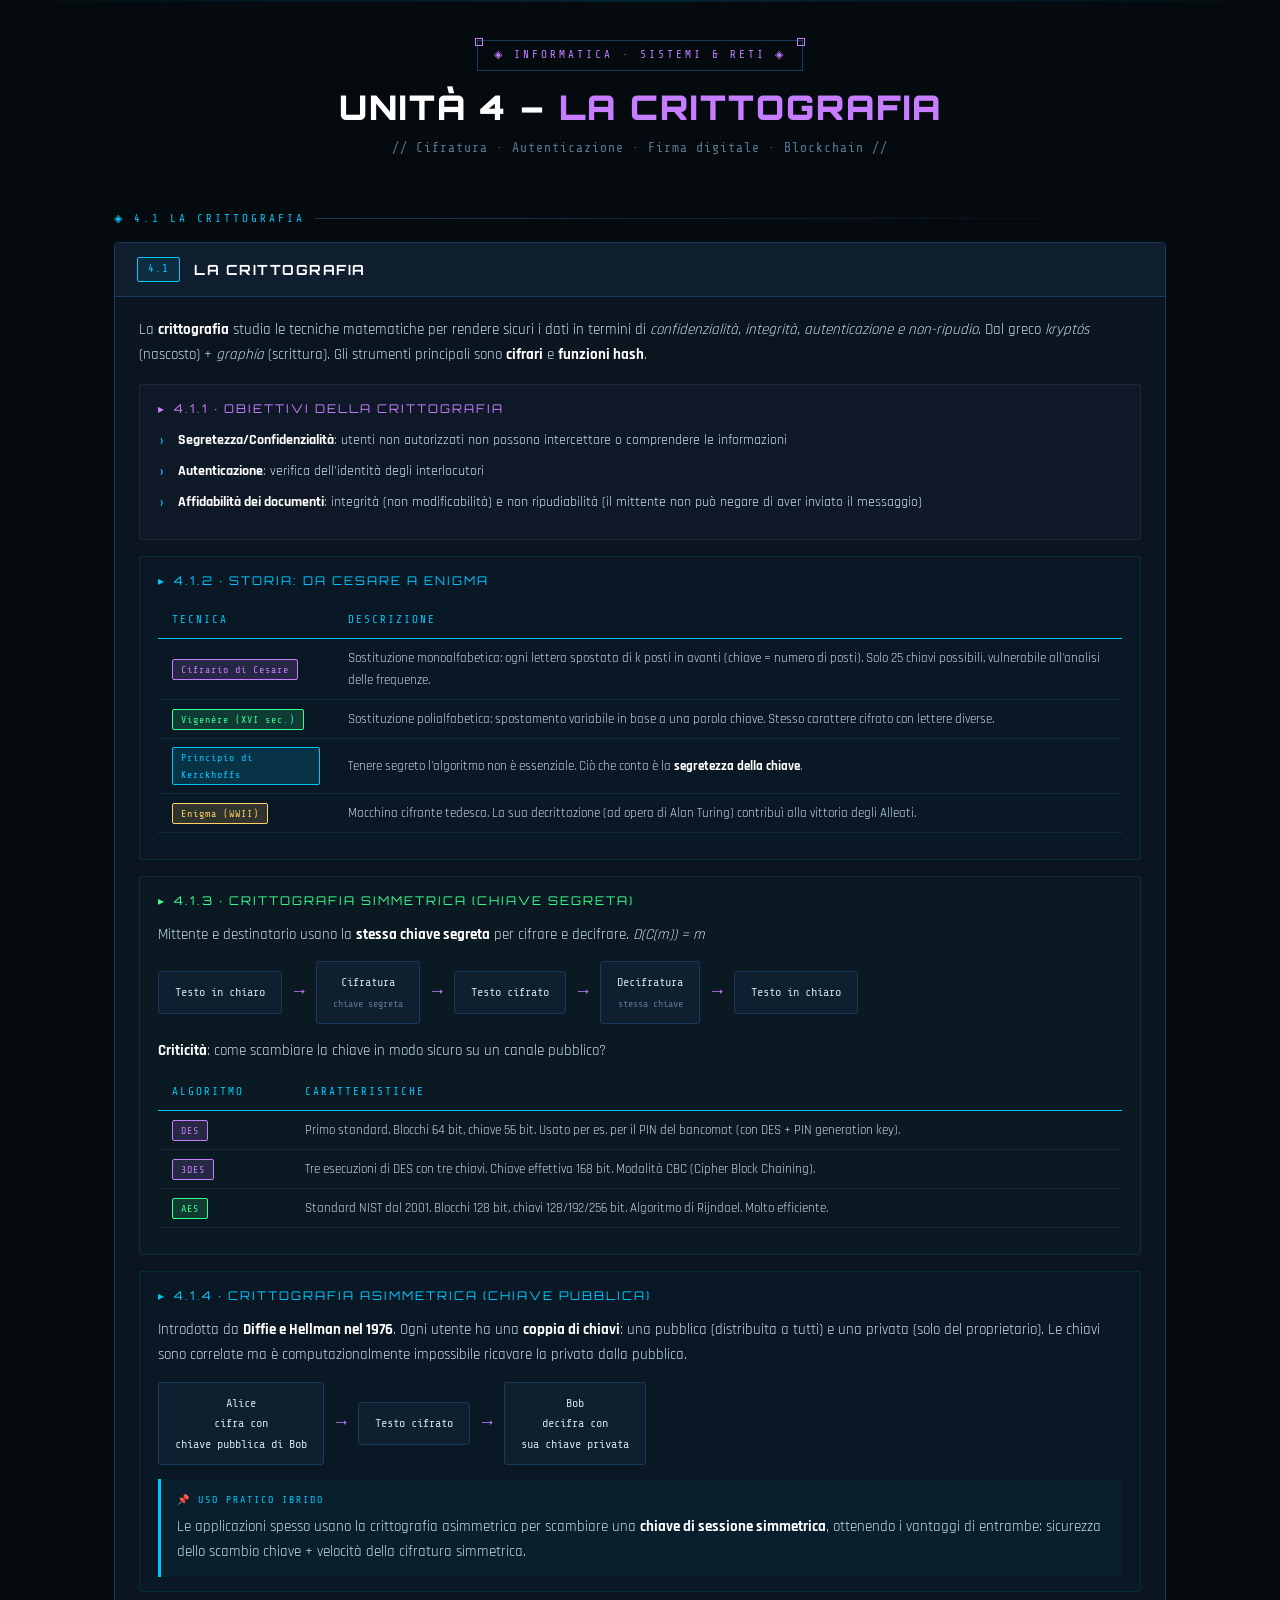
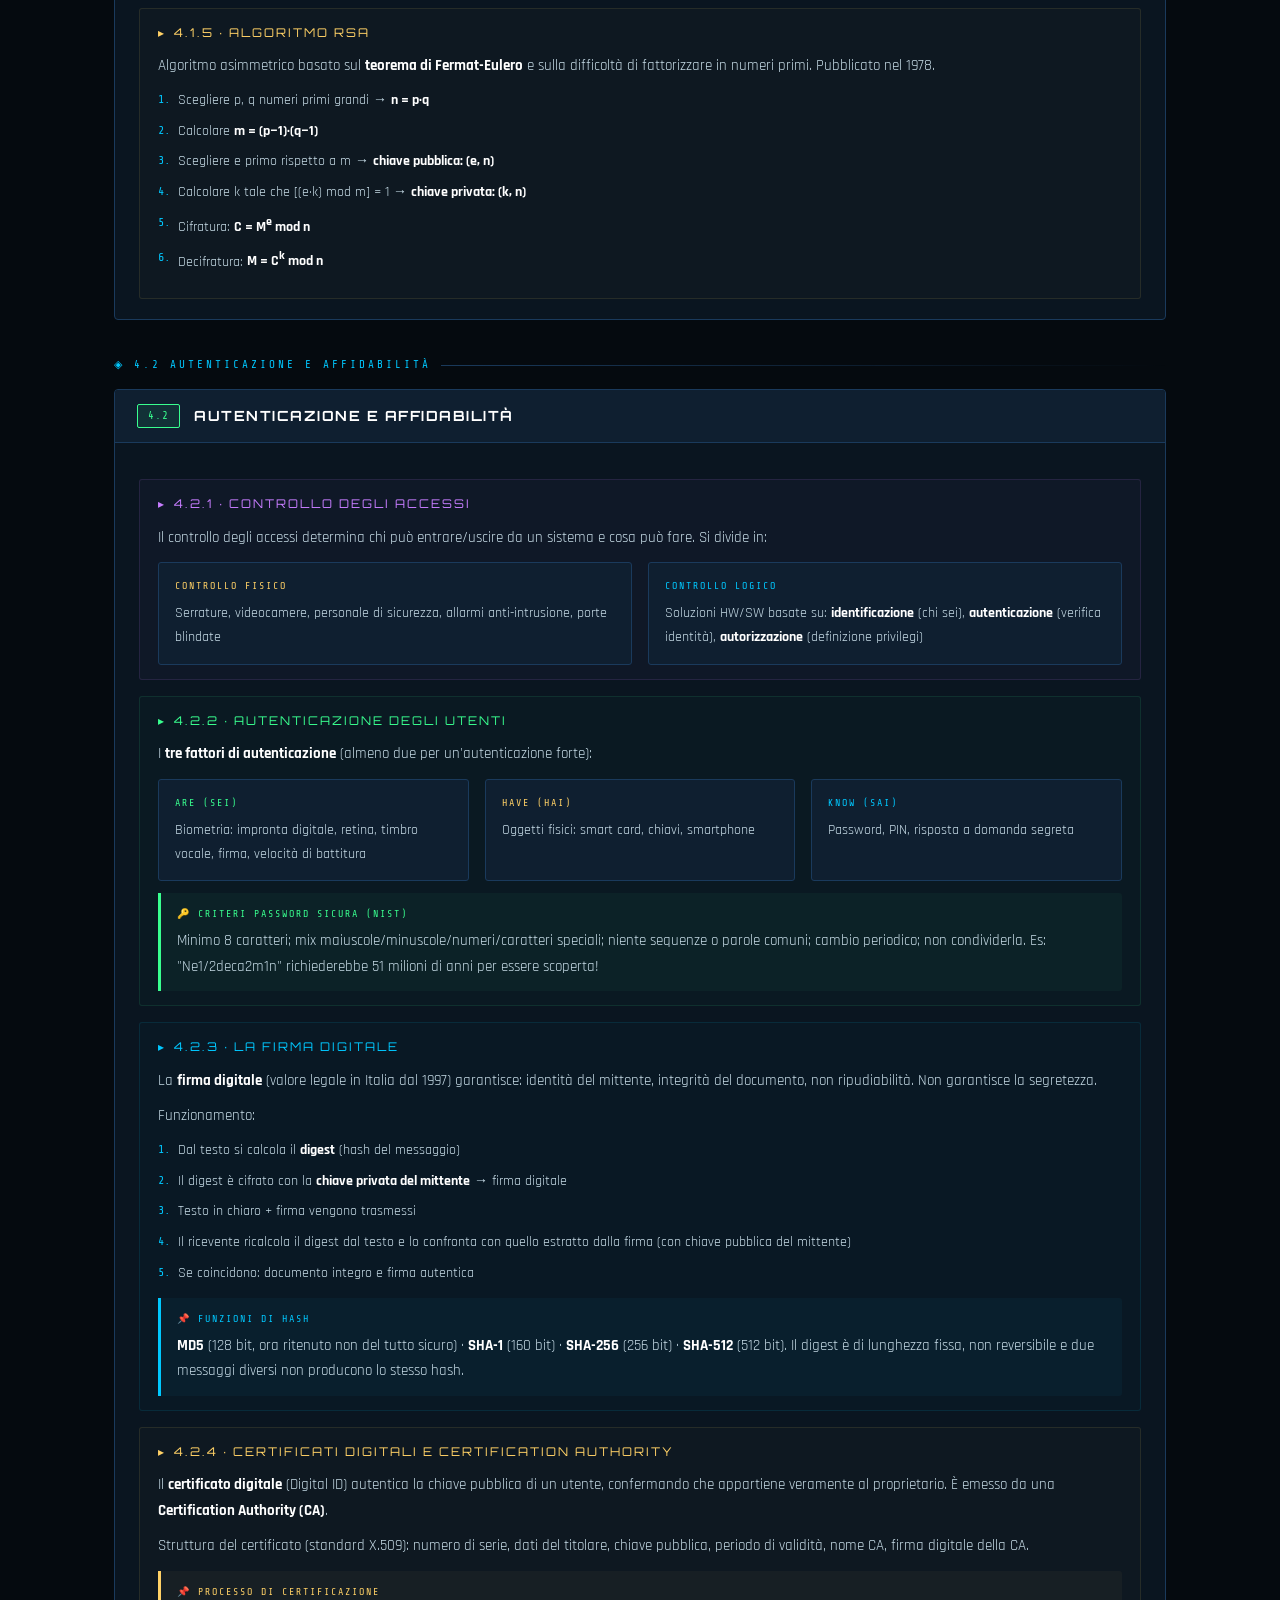
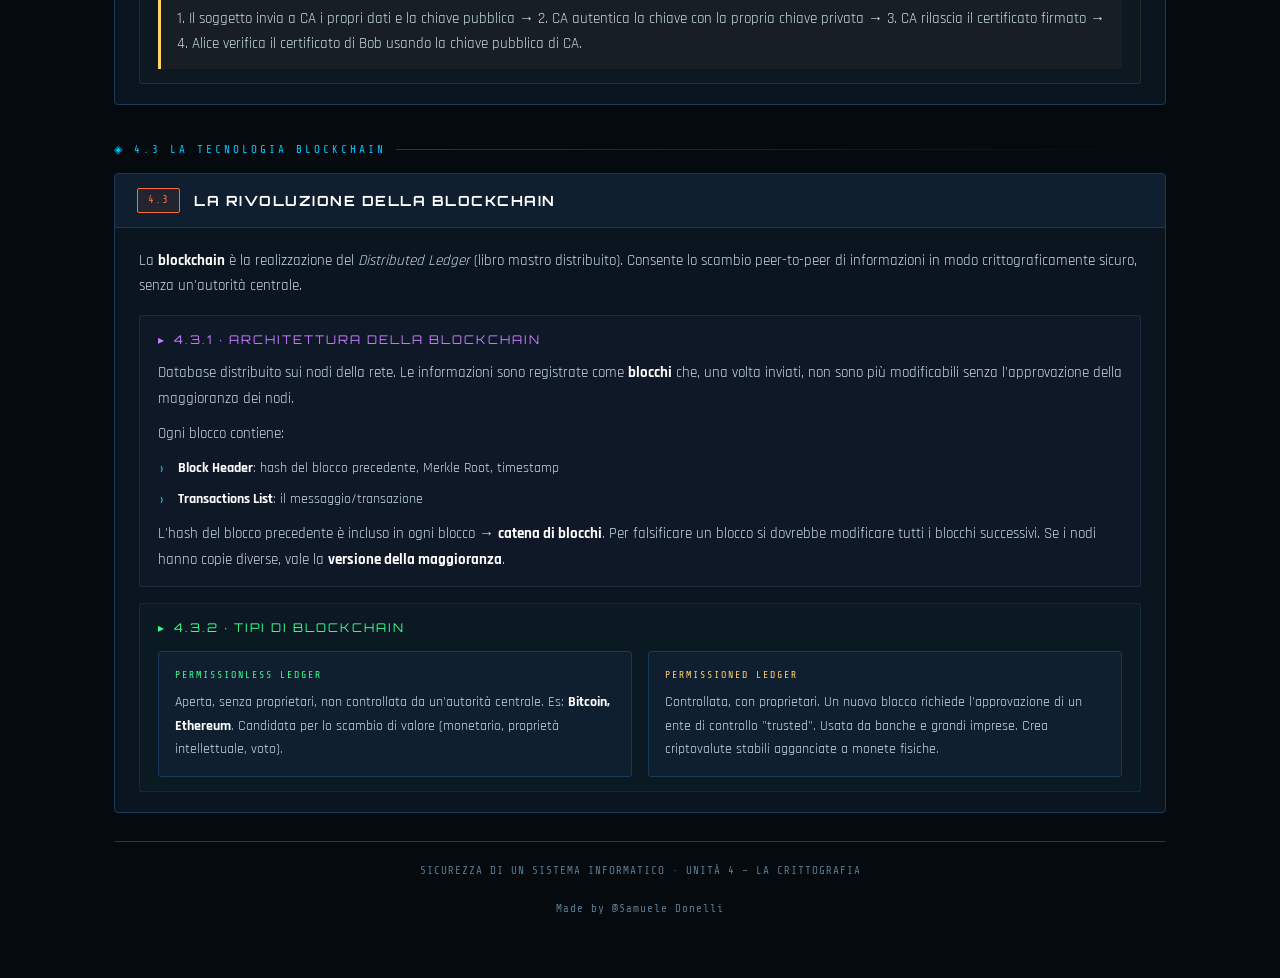
<file: pages/unita4_crittografia.html>
<!DOCTYPE html>
<html lang="it">
<head>
<meta charset="UTF-8">
<meta name="viewport" content="width=device-width, initial-scale=1.0">
<title>Unità 4 – La crittografia</title>
<link href="https://fonts.googleapis.com/css2?family=Share+Tech+Mono&family=Rajdhani:wght@400;600;700&family=Orbitron:wght@700;900&display=swap" rel="stylesheet">
<link rel="stylesheet" href="../css/style.css">
<style>
  :root {
    --accent:     #c77dff;
    --accent-rgb: 199, 125, 255;
  }
  
  header { text-align: center; margin-bottom: 50px; }

  .header-badge, .hbadge {
    display: inline-block; font-family: var(--mono); font-size: 11px;
    color: var(--accent); letter-spacing: 3px; text-transform: uppercase;
    border: 1px solid var(--border); padding: 5px 16px; margin-bottom: 16px; position: relative;
  }
  .header-badge::before, .header-badge::after,
  .hbadge::before,       .hbadge::after {
    content: ''; position: absolute; width: 6px; height: 6px;
    border: 1px solid var(--accent); top: -3px;
  }
  .header-badge::before, .hbadge::before { left:  -3px; }
  .header-badge::after,  .hbadge::after  { right: -3px; }

  h1 {
    font-family: var(--head); font-size: clamp(20px, 3.5vw, 34px);
    font-weight: 900; color: #fff; letter-spacing: 2px; line-height: 1.2; margin-bottom: 10px;
  }
  h1 span, h1 em { color: var(--accent); font-style: normal; }

  .subtitle {
    font-family: var(--mono); color: var(--dim); font-size: 13px; letter-spacing: 1px;
  }
</style>
</head>
<body>
<div class="scanline"></div>
<div class="wrapper">

<header>
  <a href="../index.html">
  <div class="hbadge">◈ INFORMATICA · SISTEMI &amp; RETI ◈</div>
  <h1>UNITÀ 4 – <span>LA CRITTOGRAFIA</span></h1>
  <p class="subtitle">// Cifratura · Autenticazione · Firma digitale · Blockchain //</p>
  </a>
</header>

<!-- 4.1 -->
<div class="slabel">◈ 4.1 La crittografia</div>
<div class="topic">
  <div class="topic-hd"><span class="tnum">4.1</span><span class="ttitle">LA CRITTOGRAFIA</span></div>
  <div class="tbody">
    <p>La <strong>crittografia</strong> studia le tecniche matematiche per rendere sicuri i dati in termini di <em>confidenzialità, integrità, autenticazione e non-ripudio</em>. Dal greco <em>kryptós</em> (nascosto) + <em>graphía</em> (scrittura). Gli strumenti principali sono <strong>cifrari</strong> e <strong>funzioni hash</strong>.</p>

    <div class="sub">
      <div class="stitle">4.1.1 · OBIETTIVI DELLA CRITTOGRAFIA</div>
      <ul>
        <li><strong>Segretezza/Confidenzialità</strong>: utenti non autorizzati non possono intercettare o comprendere le informazioni</li>
        <li><strong>Autenticazione</strong>: verifica dell'identità degli interlocutori</li>
        <li><strong>Affidabilità dei documenti</strong>: integrità (non modificabilità) e non ripudiabilità (il mittente non può negare di aver inviato il messaggio)</li>
      </ul>
    </div>

    <div class="sub b">
      <div class="stitle">4.1.2 · STORIA: DA CESARE A ENIGMA</div>
      <div class="tbl-wrap">
        <table>
          <thead><tr><th>TECNICA</th><th>DESCRIZIONE</th></tr></thead>
          <tbody>
            <tr><td><span class="tag p">Cifrario di Cesare</span></td><td>Sostituzione monoalfabetica: ogni lettera spostata di k posti in avanti (chiave = numero di posti). Solo 25 chiavi possibili, vulnerabile all'analisi delle frequenze.</td></tr>
            <tr><td><span class="tag g">Vigenère (XVI sec.)</span></td><td>Sostituzione polialfabetica: spostamento variabile in base a una parola chiave. Stesso carattere cifrato con lettere diverse.</td></tr>
            <tr><td><span class="tag b">Principio di Kerckhoffs</span></td><td>Tenere segreto l'algoritmo non è essenziale. Ciò che conta è la <strong>segretezza della chiave</strong>.</td></tr>
            <tr><td><span class="tag y">Enigma (WWII)</span></td><td>Macchina cifrante tedesca. La sua decrittazione (ad opera di Alan Turing) contribuì alla vittoria degli Alleati.</td></tr>
          </tbody>
        </table>
      </div>
    </div>

    <div class="sub g">
      <div class="stitle">4.1.3 · CRITTOGRAFIA SIMMETRICA (CHIAVE SEGRETA)</div>
      <p>Mittente e destinatario usano la <strong>stessa chiave segreta</strong> per cifrare e decifrare. <em>D(C(m)) = m</em></p>
      <div class="schema">
        <div class="sbox" style="color:var(--acc3)">Testo in chiaro</div>
        <div class="sarr">→</div>
        <div class="sbox">Cifratura<br><small style="color:var(--dim)">chiave segreta</small></div>
        <div class="sarr">→</div>
        <div class="sbox" style="color:var(--acc4)">Testo cifrato</div>
        <div class="sarr">→</div>
        <div class="sbox">Decifratura<br><small style="color:var(--dim)">stessa chiave</small></div>
        <div class="sarr">→</div>
        <div class="sbox" style="color:var(--acc3)">Testo in chiaro</div>
      </div>
      <p><strong>Criticità</strong>: come scambiare la chiave in modo sicuro su un canale pubblico?</p>
      <div class="tbl-wrap">
        <table>
          <thead><tr><th>ALGORITMO</th><th>CARATTERISTICHE</th></tr></thead>
          <tbody>
            <tr><td><span class="tag p">DES</span></td><td>Primo standard. Blocchi 64 bit, chiave 56 bit. Usato per es. per il PIN del bancomat (con DES + PIN generation key).</td></tr>
            <tr><td><span class="tag p">3DES</span></td><td>Tre esecuzioni di DES con tre chiavi. Chiave effettiva 168 bit. Modalità CBC (Cipher Block Chaining).</td></tr>
            <tr><td><span class="tag g">AES</span></td><td>Standard NIST dal 2001. Blocchi 128 bit, chiavi 128/192/256 bit. Algoritmo di Rijndael. Molto efficiente.</td></tr>
          </tbody>
        </table>
      </div>
    </div>

    <div class="sub b">
      <div class="stitle">4.1.4 · CRITTOGRAFIA ASIMMETRICA (CHIAVE PUBBLICA)</div>
      <p>Introdotta da <strong>Diffie e Hellman nel 1976</strong>. Ogni utente ha una <strong>coppia di chiavi</strong>: una pubblica (distribuita a tutti) e una privata (solo del proprietario). Le chiavi sono correlate ma è computazionalmente impossibile ricavare la privata dalla pubblica.</p>
      <div class="schema">
        <div class="sbox" style="color:var(--acc3)">Alice<br>cifra con<br>chiave pubblica di Bob</div>
        <div class="sarr">→</div>
        <div class="sbox" style="color:var(--acc4)">Testo cifrato</div>
        <div class="sarr">→</div>
        <div class="sbox" style="color:var(--acc5)">Bob<br>decifra con<br>sua chiave privata</div>
      </div>
      <div class="ib b"><div class="ib-t">📌 Uso pratico ibrido</div>Le applicazioni spesso usano la crittografia asimmetrica per scambiare una <strong>chiave di sessione simmetrica</strong>, ottenendo i vantaggi di entrambe: sicurezza dello scambio chiave + velocità della cifratura simmetrica.</div>
    </div>

    <div class="sub y">
      <div class="stitle">4.1.5 · ALGORITMO RSA</div>
      <p>Algoritmo asimmetrico basato sul <strong>teorema di Fermat-Eulero</strong> e sulla difficoltà di fattorizzare in numeri primi. Pubblicato nel 1978.</p>
      <ol>
        <li>Scegliere p, q numeri primi grandi → <strong>n = p·q</strong></li>
        <li>Calcolare <strong>m = (p−1)·(q−1)</strong></li>
        <li>Scegliere e primo rispetto a m → <strong>chiave pubblica: (e, n)</strong></li>
        <li>Calcolare k tale che [(e·k) mod m] = 1 → <strong>chiave privata: (k, n)</strong></li>
        <li>Cifratura: <strong>C = M<sup>e</sup> mod n</strong></li>
        <li>Decifratura: <strong>M = C<sup>k</sup> mod n</strong></li>
      </ol>
    </div>
  </div>
</div>

<!-- 4.2 -->
<div class="slabel">◈ 4.2 Autenticazione e affidabilità</div>
<div class="topic">
  <div class="topic-hd"><span class="tnum g">4.2</span><span class="ttitle">AUTENTICAZIONE E AFFIDABILITÀ</span></div>
  <div class="tbody">
    <div class="sub">
      <div class="stitle">4.2.1 · CONTROLLO DEGLI ACCESSI</div>
      <p>Il controllo degli accessi determina chi può entrare/uscire da un sistema e cosa può fare. Si divide in:</p>
      <div class="two">
        <div class="cbox"><div class="cbox-t">Controllo Fisico</div>Serrature, videocamere, personale di sicurezza, allarmi anti-intrusione, porte blindate</div>
        <div class="cbox b"><div class="cbox-t">Controllo Logico</div>Soluzioni HW/SW basate su: <strong>identificazione</strong> (chi sei), <strong>autenticazione</strong> (verifica identità), <strong>autorizzazione</strong> (definizione privilegi)</div>
      </div>
    </div>

    <div class="sub g">
      <div class="stitle">4.2.2 · AUTENTICAZIONE DEGLI UTENTI</div>
      <p>I <strong>tre fattori di autenticazione</strong> (almeno due per un'autenticazione forte):</p>
      <div class="three">
        <div class="cbox g"><div class="cbox-t">Are (Sei)</div>Biometria: impronta digitale, retina, timbro vocale, firma, velocità di battitura</div>
        <div class="cbox y"><div class="cbox-t">Have (Hai)</div>Oggetti fisici: smart card, chiavi, smartphone</div>
        <div class="cbox b"><div class="cbox-t">Know (Sai)</div>Password, PIN, risposta a domanda segreta</div>
      </div>
      <div class="ib g"><div class="ib-t">🔑 Criteri password sicura (NIST)</div>Minimo 8 caratteri; mix maiuscole/minuscole/numeri/caratteri speciali; niente sequenze o parole comuni; cambio periodico; non condividerla. Es: "Ne1/2deca2m1n" richiederebbe 51 milioni di anni per essere scoperta!</div>
    </div>

    <div class="sub b">
      <div class="stitle">4.2.3 · LA FIRMA DIGITALE</div>
      <p>La <strong>firma digitale</strong> (valore legale in Italia dal 1997) garantisce: identità del mittente, integrità del documento, non ripudiabilità. Non garantisce la segretezza.</p>
      <p>Funzionamento:</p>
      <ol>
        <li>Dal testo si calcola il <strong>digest</strong> (hash del messaggio)</li>
        <li>Il digest è cifrato con la <strong>chiave privata del mittente</strong> → firma digitale</li>
        <li>Testo in chiaro + firma vengono trasmessi</li>
        <li>Il ricevente ricalcola il digest dal testo e lo confronta con quello estratto dalla firma (con chiave pubblica del mittente)</li>
        <li>Se coincidono: documento integro e firma autentica</li>
      </ol>
      <div class="ib b"><div class="ib-t">📌 Funzioni di Hash</div><strong>MD5</strong> (128 bit, ora ritenuto non del tutto sicuro) · <strong>SHA-1</strong> (160 bit) · <strong>SHA-256</strong> (256 bit) · <strong>SHA-512</strong> (512 bit). Il digest è di lunghezza fissa, non reversibile e due messaggi diversi non producono lo stesso hash.</div>
    </div>

    <div class="sub y">
      <div class="stitle">4.2.4 · CERTIFICATI DIGITALI E CERTIFICATION AUTHORITY</div>
      <p>Il <strong>certificato digitale</strong> (Digital ID) autentica la chiave pubblica di un utente, confermando che appartiene veramente al proprietario. È emesso da una <strong>Certification Authority (CA)</strong>.</p>
      <p>Struttura del certificato (standard X.509): numero di serie, dati del titolare, chiave pubblica, periodo di validità, nome CA, firma digitale della CA.</p>
      <div class="ib y"><div class="ib-t">📌 Processo di certificazione</div>1. Il soggetto invia a CA i propri dati e la chiave pubblica → 2. CA autentica la chiave con la propria chiave privata → 3. CA rilascia il certificato firmato → 4. Alice verifica il certificato di Bob usando la chiave pubblica di CA.</div>
    </div>
  </div>
</div>

<!-- 4.3 -->
<div class="slabel">◈ 4.3 La tecnologia Blockchain</div>
<div class="topic">
  <div class="topic-hd"><span class="tnum o">4.3</span><span class="ttitle">LA RIVOLUZIONE DELLA BLOCKCHAIN</span></div>
  <div class="tbody">
    <p>La <strong>blockchain</strong> è la realizzazione del <em>Distributed Ledger</em> (libro mastro distribuito). Consente lo scambio peer-to-peer di informazioni in modo crittograficamente sicuro, senza un'autorità centrale.</p>
    <div class="sub">
      <div class="stitle">4.3.1 · ARCHITETTURA DELLA BLOCKCHAIN</div>
      <p>Database distribuito sui nodi della rete. Le informazioni sono registrate come <strong>blocchi</strong> che, una volta inviati, non sono più modificabili senza l'approvazione della maggioranza dei nodi.</p>
      <p>Ogni blocco contiene:</p>
      <ul>
        <li><strong>Block Header</strong>: hash del blocco precedente, Merkle Root, timestamp</li>
        <li><strong>Transactions List</strong>: il messaggio/transazione</li>
      </ul>
      <p style="margin-top:10px">L'hash del blocco precedente è incluso in ogni blocco → <strong>catena di blocchi</strong>. Per falsificare un blocco si dovrebbe modificare tutti i blocchi successivi. Se i nodi hanno copie diverse, vale la <strong>versione della maggioranza</strong>.</p>
    </div>
    <div class="sub g">
      <div class="stitle">4.3.2 · TIPI DI BLOCKCHAIN</div>
      <div class="two">
        <div class="cbox g">
          <div class="cbox-t">Permissionless Ledger</div>
          Aperta, senza proprietari, non controllata da un'autorità centrale. Es: <strong>Bitcoin, Ethereum</strong>. Candidata per lo scambio di valore (monetario, proprietà intellettuale, voto).
        </div>
        <div class="cbox y">
          <div class="cbox-t">Permissioned Ledger</div>
          Controllata, con proprietari. Un nuovo blocco richiede l'approvazione di un ente di controllo "trusted". Usata da banche e grandi imprese. Crea criptovalute stabili agganciate a monete fisiche.
        </div>
      </div>
    </div>
  </div>
</div>

<footer>
  SICUREZZA DI UN SISTEMA INFORMATICO · UNITÀ 4 – LA CRITTOGRAFIA
  <br><br>
  Made by @Samuele Donelli
</footer>
</div>
</body>
</html>
</file>
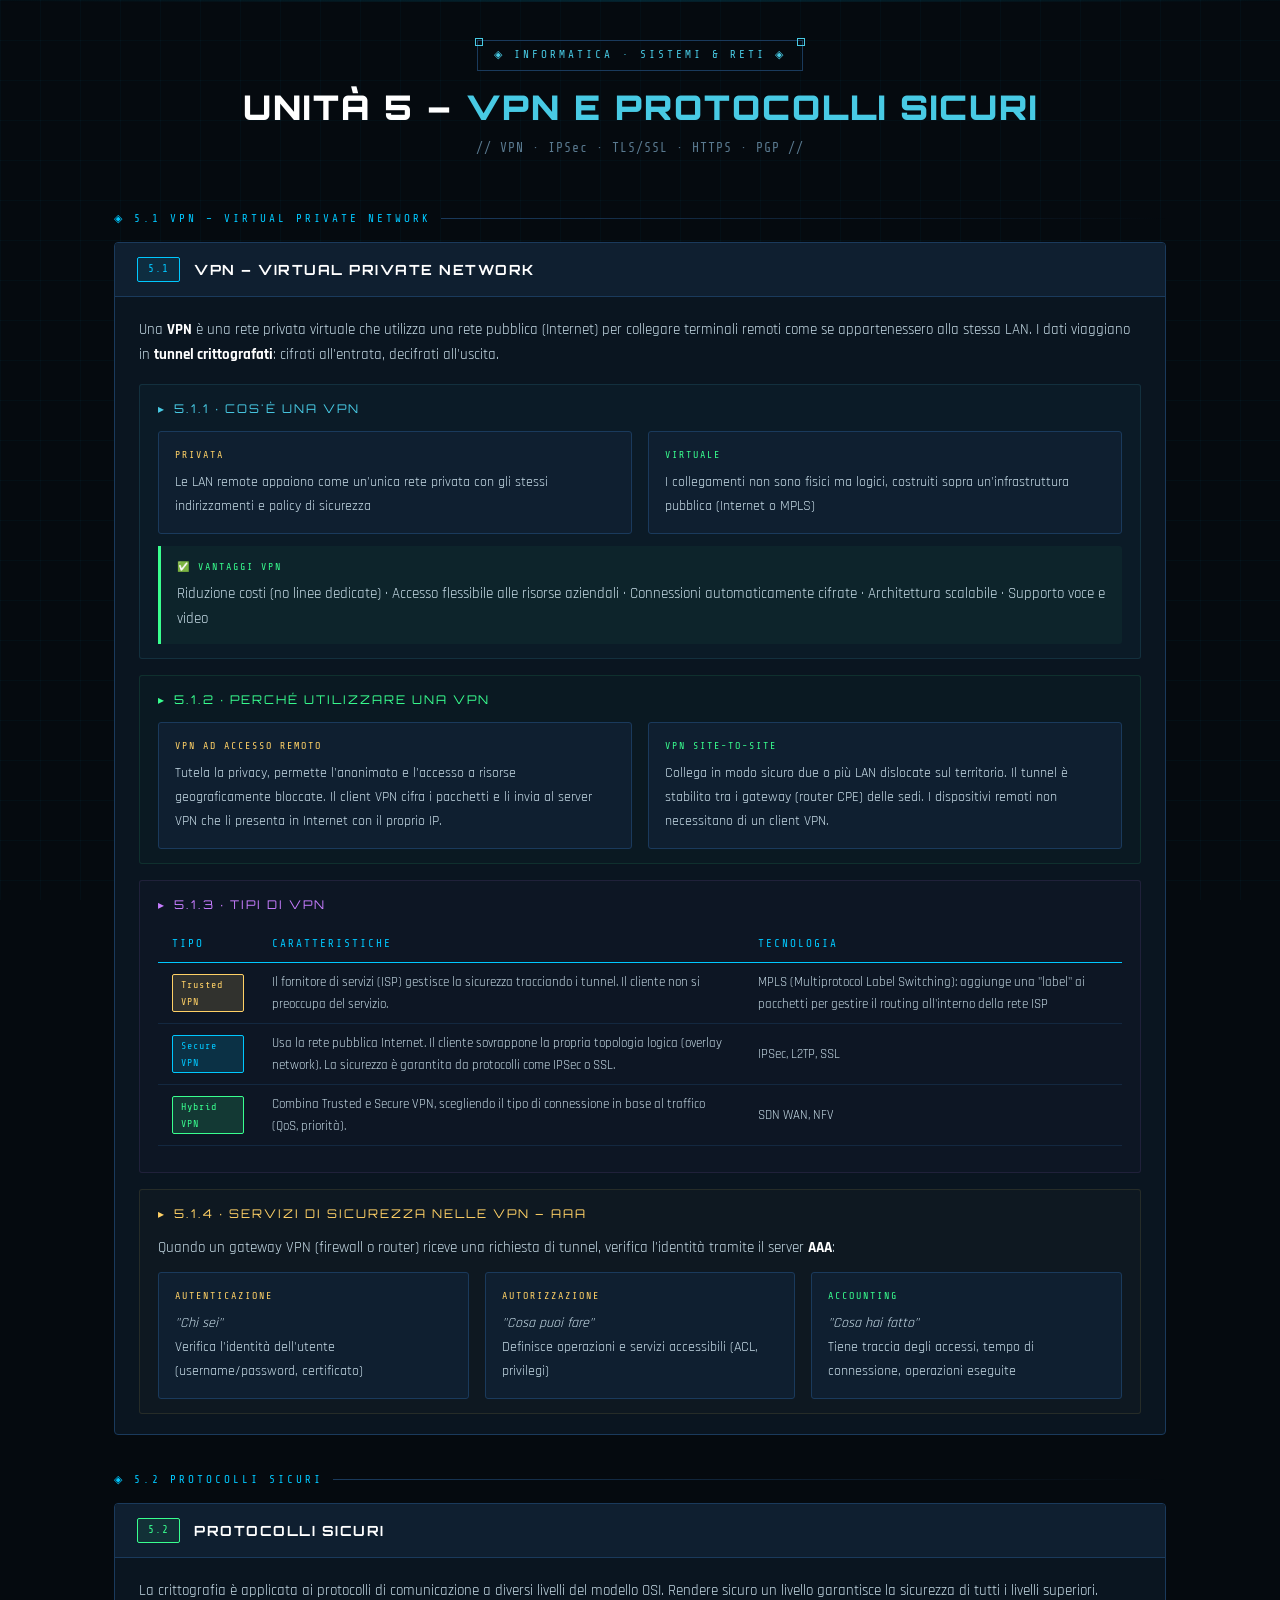
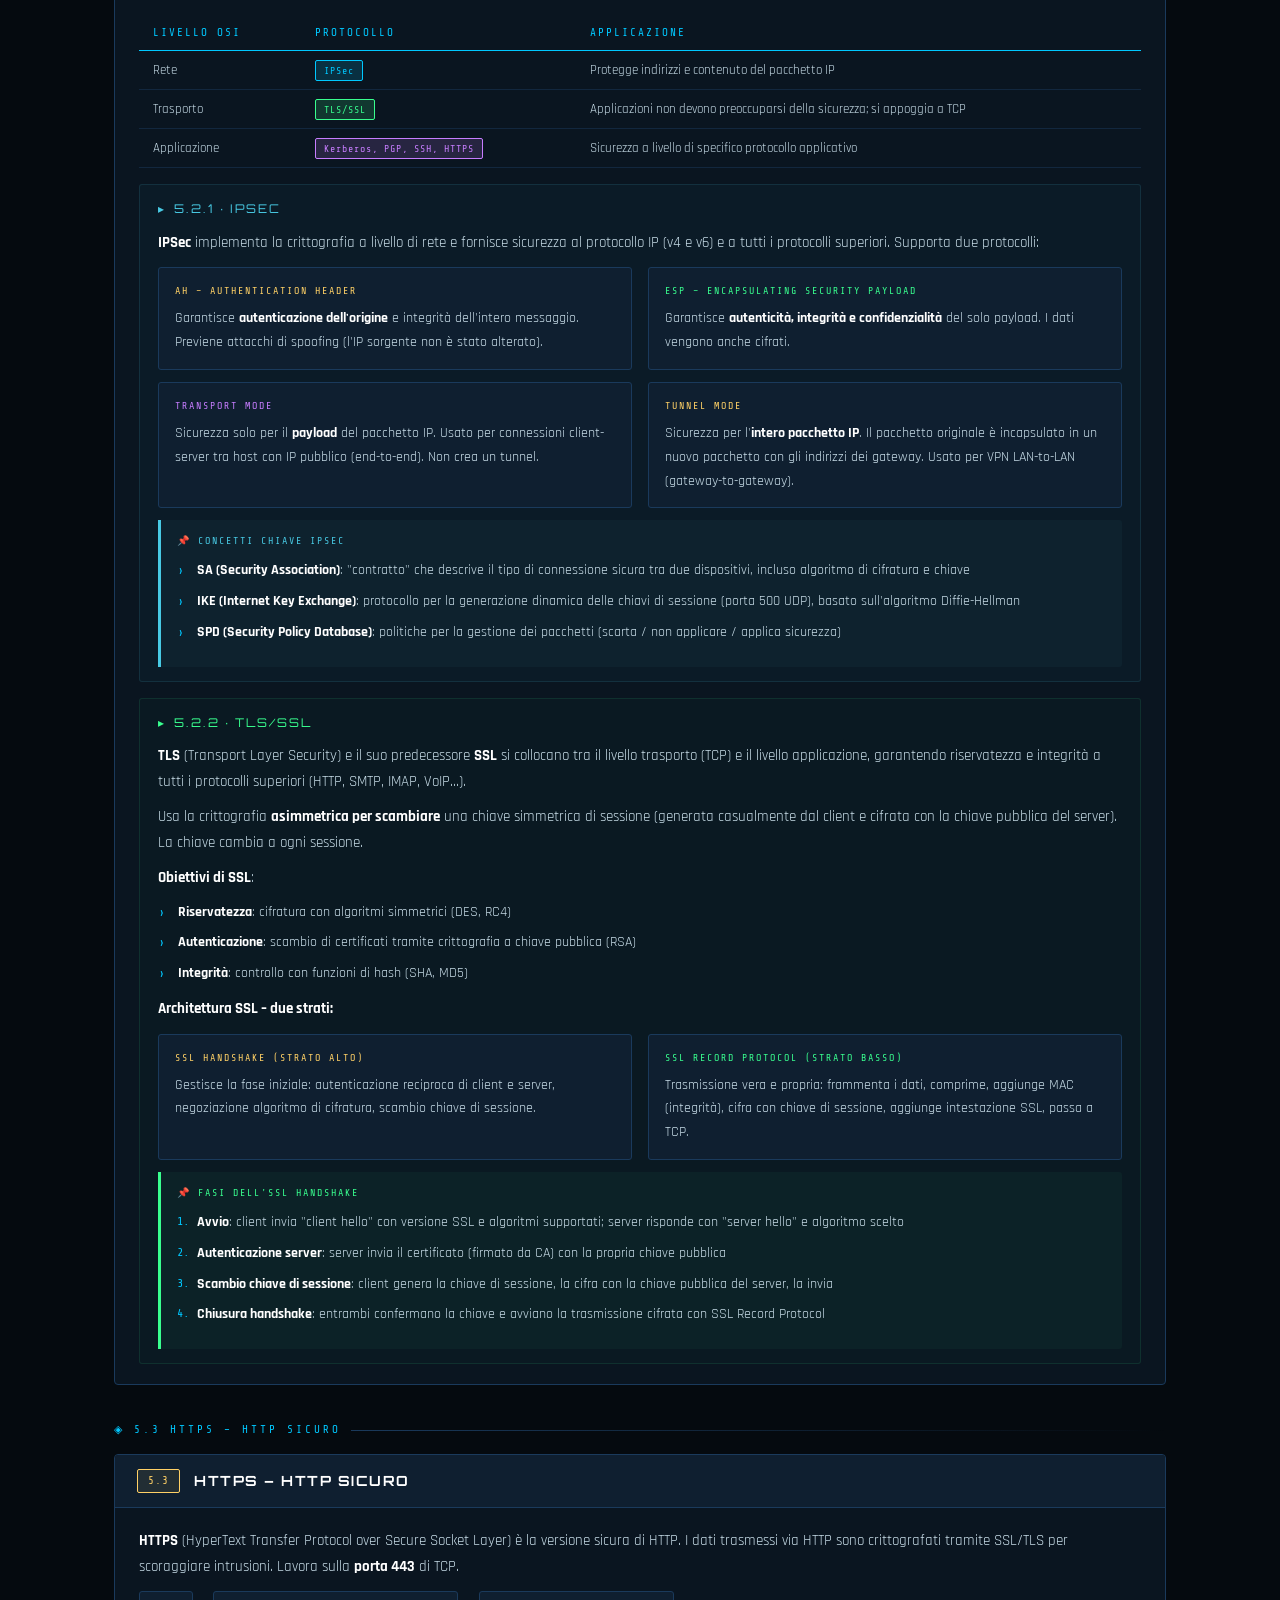
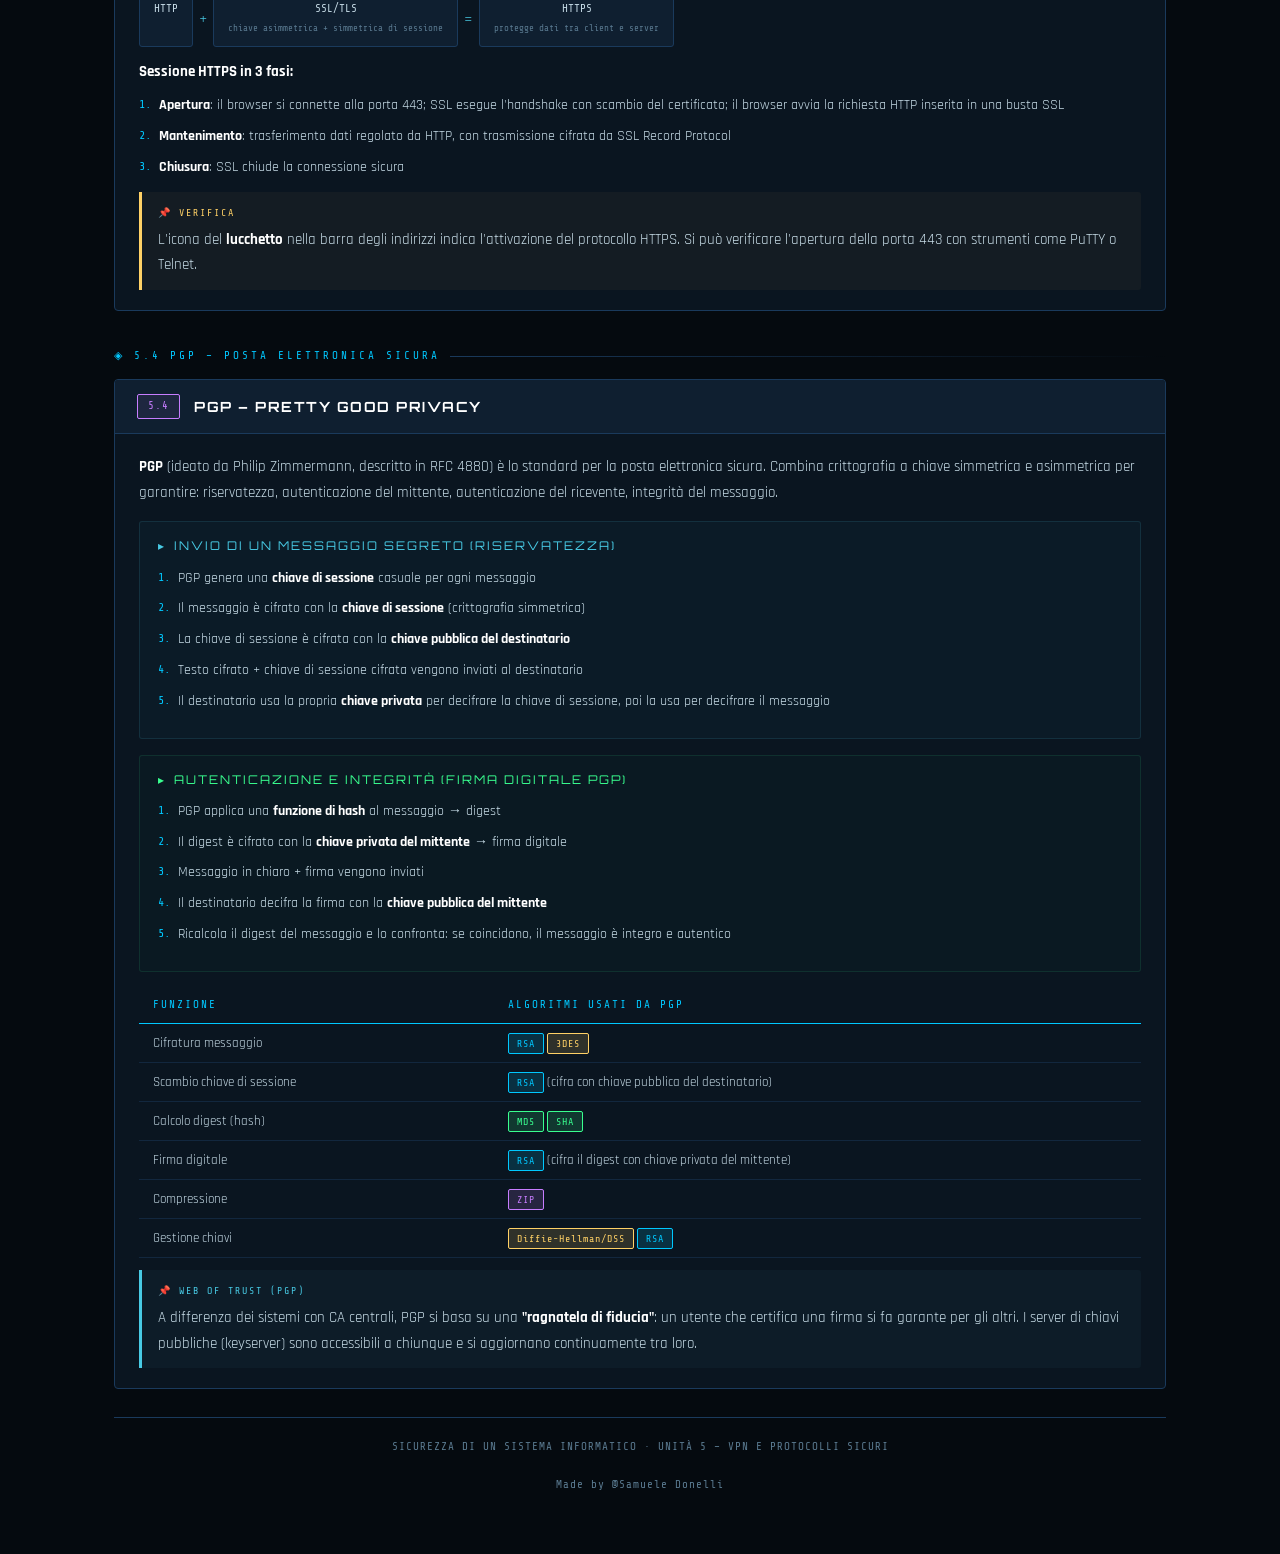
<file: pages/unita5_vpn_protocolli_sicuri.html>
<!DOCTYPE html>
<html lang="it">
<head>
<meta charset="UTF-8">
<meta name="viewport" content="width=device-width, initial-scale=1.0">
<title>Unità 5 – VPN e protocolli sicuri</title>
<link href="https://fonts.googleapis.com/css2?family=Share+Tech+Mono&family=Rajdhani:wght@400;600;700&family=Orbitron:wght@700;900&display=swap" rel="stylesheet">
<link rel="stylesheet" href="../css/style.css">
<style>
  :root {
    --accent:     #48cae4;
    --accent-rgb: 72, 202, 228;
  }

  header { text-align: center; margin-bottom: 50px; }

  .header-badge, .hbadge {
    display: inline-block; font-family: var(--mono); font-size: 11px;
    color: var(--accent); letter-spacing: 3px; text-transform: uppercase;
    border: 1px solid var(--border); padding: 5px 16px; margin-bottom: 16px; position: relative;
  }
  .header-badge::before, .header-badge::after,
  .hbadge::before,       .hbadge::after {
    content: ''; position: absolute; width: 6px; height: 6px;
    border: 1px solid var(--accent); top: -3px;
  }
  .header-badge::before, .hbadge::before { left:  -3px; }
  .header-badge::after,  .hbadge::after  { right: -3px; }

  h1 {
    font-family: var(--head); font-size: clamp(20px, 3.5vw, 34px);
    font-weight: 900; color: #fff; letter-spacing: 2px; line-height: 1.2; margin-bottom: 10px;
  }
  h1 span, h1 em { color: var(--accent); font-style: normal; }

  .subtitle {
    font-family: var(--mono); color: var(--dim); font-size: 13px; letter-spacing: 1px;
  }
</style>
</head>
<body>
<div class="scanline"></div>
<div class="wrapper">

<header>
  <a href="../index.html">
  <div class="hbadge">◈ INFORMATICA · SISTEMI &amp; RETI ◈</div>
  <h1>UNITÀ 5 – <span>VPN E PROTOCOLLI SICURI</span></h1>
  <p class="subtitle">// VPN · IPSec · TLS/SSL · HTTPS · PGP //</p>
  </a>
</header>

<!-- ══════════ 5.1 VPN ══════════ -->
<div class="slabel">◈ 5.1 VPN – Virtual Private Network</div>
<div class="topic">
  <div class="topic-hd"><span class="tnum">5.1</span><span class="ttitle">VPN – VIRTUAL PRIVATE NETWORK</span></div>
  <div class="tbody">
    <p>Una <strong>VPN</strong> è una rete privata virtuale che utilizza una rete pubblica (Internet) per collegare terminali remoti come se appartenessero alla stessa LAN. I dati viaggiano in <strong>tunnel crittografati</strong>: cifrati all'entrata, decifrati all'uscita.</p>

    <div class="sub">
      <div class="stitle">5.1.1 · COS'È UNA VPN</div>
      <div class="two">
        <div class="cbox"><div class="cbox-t">Privata</div>Le LAN remote appaiono come un'unica rete privata con gli stessi indirizzamenti e policy di sicurezza</div>
        <div class="cbox g"><div class="cbox-t">Virtuale</div>I collegamenti non sono fisici ma logici, costruiti sopra un'infrastruttura pubblica (Internet o MPLS)</div>
      </div>
      <div class="ib g" style="margin-top:12px"><div class="ib-t">✅ Vantaggi VPN</div>Riduzione costi (no linee dedicate) · Accesso flessibile alle risorse aziendali · Connessioni automaticamente cifrate · Architettura scalabile · Supporto voce e video</div>
    </div>

    <div class="sub g">
      <div class="stitle">5.1.2 · PERCHÉ UTILIZZARE UNA VPN</div>
      <div class="two">
        <div class="cbox"><div class="cbox-t">VPN ad accesso remoto</div>Tutela la privacy, permette l'anonimato e l'accesso a risorse geograficamente bloccate. Il client VPN cifra i pacchetti e li invia al server VPN che li presenta in Internet con il proprio IP.</div>
        <div class="cbox g"><div class="cbox-t">VPN site-to-site</div>Collega in modo sicuro due o più LAN dislocate sul territorio. Il tunnel è stabilito tra i gateway (router CPE) delle sedi. I dispositivi remoti non necessitano di un client VPN.</div>
      </div>
    </div>

    <div class="sub p">
      <div class="stitle">5.1.3 · TIPI DI VPN</div>
      <div class="tbl-wrap">
        <table>
          <thead><tr><th>TIPO</th><th>CARATTERISTICHE</th><th>TECNOLOGIA</th></tr></thead>
          <tbody>
            <tr><td><span class="tag y">Trusted VPN</span></td><td>Il fornitore di servizi (ISP) gestisce la sicurezza tracciando i tunnel. Il cliente non si preoccupa del servizio.</td><td>MPLS (Multiprotocol Label Switching): aggiunge una "label" ai pacchetti per gestire il routing all'interno della rete ISP</td></tr>
            <tr><td><span class="tag b">Secure VPN</span></td><td>Usa la rete pubblica Internet. Il cliente sovrappone la propria topologia logica (overlay network). La sicurezza è garantita da protocolli come IPSec o SSL.</td><td>IPSec, L2TP, SSL</td></tr>
            <tr><td><span class="tag g">Hybrid VPN</span></td><td>Combina Trusted e Secure VPN, scegliendo il tipo di connessione in base al traffico (QoS, priorità).</td><td>SDN WAN, NFV</td></tr>
          </tbody>
        </table>
      </div>
    </div>

    <div class="sub y">
      <div class="stitle">5.1.4 · SERVIZI DI SICUREZZA NELLE VPN – AAA</div>
      <p>Quando un gateway VPN (firewall o router) riceve una richiesta di tunnel, verifica l'identità tramite il server <strong>AAA</strong>:</p>
      <div class="three">
        <div class="cbox"><div class="cbox-t">Autenticazione</div><em>"Chi sei"</em><br>Verifica l'identità dell'utente (username/password, certificato)</div>
        <div class="cbox y"><div class="cbox-t">Autorizzazione</div><em>"Cosa puoi fare"</em><br>Definisce operazioni e servizi accessibili (ACL, privilegi)</div>
        <div class="cbox g"><div class="cbox-t">Accounting</div><em>"Cosa hai fatto"</em><br>Tiene traccia degli accessi, tempo di connessione, operazioni eseguite</div>
      </div>
    </div>
  </div>
</div>

<!-- ══════════ 5.2 Protocolli sicuri ══════════ -->
<div class="slabel">◈ 5.2 Protocolli sicuri</div>
<div class="topic">
  <div class="topic-hd"><span class="tnum g">5.2</span><span class="ttitle">PROTOCOLLI SICURI</span></div>
  <div class="tbody">
    <p>La crittografia è applicata ai protocolli di comunicazione a diversi livelli del modello OSI. Rendere sicuro un livello garantisce la sicurezza di tutti i livelli superiori.</p>
    <div class="tbl-wrap">
      <table>
        <thead><tr><th>LIVELLO OSI</th><th>PROTOCOLLO</th><th>APPLICAZIONE</th></tr></thead>
        <tbody>
          <tr><td>Rete</td><td><span class="tag b">IPSec</span></td><td>Protegge indirizzi e contenuto del pacchetto IP</td></tr>
          <tr><td>Trasporto</td><td><span class="tag g">TLS/SSL</span></td><td>Applicazioni non devono preoccuparsi della sicurezza; si appoggia a TCP</td></tr>
          <tr><td>Applicazione</td><td><span class="tag p">Kerberos, PGP, SSH, HTTPS</span></td><td>Sicurezza a livello di specifico protocollo applicativo</td></tr>
        </tbody>
      </table>
    </div>

    <!-- IPSec -->
    <div class="sub">
      <div class="stitle">5.2.1 · IPSEC</div>
      <p><strong>IPSec</strong> implementa la crittografia a livello di rete e fornisce sicurezza al protocollo IP (v4 e v6) e a tutti i protocolli superiori. Supporta due protocolli:</p>
      <div class="two">
        <div class="cbox"><div class="cbox-t">AH – Authentication Header</div>Garantisce <strong>autenticazione dell'origine</strong> e integrità dell'intero messaggio. Previene attacchi di spoofing (l'IP sorgente non è stato alterato).</div>
        <div class="cbox g"><div class="cbox-t">ESP – Encapsulating Security Payload</div>Garantisce <strong>autenticità, integrità e confidenzialità</strong> del solo payload. I dati vengono anche cifrati.</div>
      </div>
      <div class="two" style="margin-top:12px">
        <div class="cbox p">
          <div class="cbox-t">Transport Mode</div>
          Sicurezza solo per il <strong>payload</strong> del pacchetto IP. Usato per connessioni client-server tra host con IP pubblico (end-to-end). Non crea un tunnel.
        </div>
        <div class="cbox y">
          <div class="cbox-t">Tunnel Mode</div>
          Sicurezza per l'<strong>intero pacchetto IP</strong>. Il pacchetto originale è incapsulato in un nuovo pacchetto con gli indirizzi dei gateway. Usato per VPN LAN-to-LAN (gateway-to-gateway).
        </div>
      </div>
      <div class="ib" style="margin-top:12px"><div class="ib-t">📌 Concetti chiave IPSec</div>
        <ul>
          <li><strong>SA (Security Association)</strong>: "contratto" che descrive il tipo di connessione sicura tra due dispositivi, incluso algoritmo di cifratura e chiave</li>
          <li><strong>IKE (Internet Key Exchange)</strong>: protocollo per la generazione dinamica delle chiavi di sessione (porta 500 UDP), basato sull'algoritmo Diffie-Hellman</li>
          <li><strong>SPD (Security Policy Database)</strong>: politiche per la gestione dei pacchetti (scarta / non applicare / applica sicurezza)</li>
        </ul>
      </div>
    </div>

    <!-- TLS/SSL -->
    <div class="sub g">
      <div class="stitle">5.2.2 · TLS/SSL</div>
      <p><strong>TLS</strong> (Transport Layer Security) e il suo predecessore <strong>SSL</strong> si collocano tra il livello trasporto (TCP) e il livello applicazione, garantendo riservatezza e integrità a tutti i protocolli superiori (HTTP, SMTP, IMAP, VoIP…).</p>
      <p>Usa la crittografia <strong>asimmetrica per scambiare</strong> una chiave simmetrica di sessione (generata casualmente dal client e cifrata con la chiave pubblica del server). La chiave cambia a ogni sessione.</p>
      <p><strong>Obiettivi di SSL</strong>:</p>
      <ul>
        <li><strong>Riservatezza</strong>: cifratura con algoritmi simmetrici (DES, RC4)</li>
        <li><strong>Autenticazione</strong>: scambio di certificati tramite crittografia a chiave pubblica (RSA)</li>
        <li><strong>Integrità</strong>: controllo con funzioni di hash (SHA, MD5)</li>
      </ul>
      <p style="margin-top:10px"><strong>Architettura SSL – due strati:</strong></p>
      <div class="two">
        <div class="cbox"><div class="cbox-t">SSL Handshake (strato alto)</div>Gestisce la fase iniziale: autenticazione reciproca di client e server, negoziazione algoritmo di cifratura, scambio chiave di sessione.</div>
        <div class="cbox g"><div class="cbox-t">SSL Record Protocol (strato basso)</div>Trasmissione vera e propria: frammenta i dati, comprime, aggiunge MAC (integrità), cifra con chiave di sessione, aggiunge intestazione SSL, passa a TCP.</div>
      </div>
      <div class="ib g" style="margin-top:12px"><div class="ib-t">📌 Fasi dell'SSL Handshake</div>
        <ol>
          <li><strong>Avvio</strong>: client invia "client hello" con versione SSL e algoritmi supportati; server risponde con "server hello" e algoritmo scelto</li>
          <li><strong>Autenticazione server</strong>: server invia il certificato (firmato da CA) con la propria chiave pubblica</li>
          <li><strong>Scambio chiave di sessione</strong>: client genera la chiave di sessione, la cifra con la chiave pubblica del server, la invia</li>
          <li><strong>Chiusura handshake</strong>: entrambi confermano la chiave e avviano la trasmissione cifrata con SSL Record Protocol</li>
        </ol>
      </div>
    </div>
  </div>
</div>

<!-- ══════════ 5.3 HTTPS ══════════ -->
<div class="slabel">◈ 5.3 HTTPS – HTTP sicuro</div>
<div class="topic">
  <div class="topic-hd"><span class="tnum y">5.3</span><span class="ttitle">HTTPS – HTTP SICURO</span></div>
  <div class="tbody">
    <p><strong>HTTPS</strong> (HyperText Transfer Protocol over Secure Socket Layer) è la versione sicura di HTTP. I dati trasmessi via HTTP sono crittografati tramite SSL/TLS per scoraggiare intrusioni. Lavora sulla <strong>porta 443</strong> di TCP.</p>
    <div class="hs-row">
      <div class="hs-box" style="color:var(--acc)">HTTP</div><div class="hs-arr">+</div>
      <div class="hs-box" style="color:var(--acc3)">SSL/TLS<br><small style="color:var(--dim)">chiave asimmetrica + simmetrica di sessione</small></div>
      <div class="hs-arr">=</div>
      <div class="hs-box" style="color:var(--acc4)">HTTPS<br><small style="color:var(--dim)">protegge dati tra client e server</small></div>
    </div>
    <p style="margin-top:10px"><strong>Sessione HTTPS in 3 fasi:</strong></p>
    <ol>
      <li><strong>Apertura</strong>: il browser si connette alla porta 443; SSL esegue l'handshake con scambio del certificato; il browser avvia la richiesta HTTP inserita in una busta SSL</li>
      <li><strong>Mantenimento</strong>: trasferimento dati regolato da HTTP, con trasmissione cifrata da SSL Record Protocol</li>
      <li><strong>Chiusura</strong>: SSL chiude la connessione sicura</li>
    </ol>
    <div class="ib y"><div class="ib-t">📌 Verifica</div>L'icona del <strong>lucchetto</strong> nella barra degli indirizzi indica l'attivazione del protocollo HTTPS. Si può verificare l'apertura della porta 443 con strumenti come PuTTY o Telnet.</div>
  </div>
</div>

<!-- ══════════ 5.4 PGP ══════════ -->
<div class="slabel">◈ 5.4 PGP – Posta elettronica sicura</div>
<div class="topic">
  <div class="topic-hd"><span class="tnum p">5.4</span><span class="ttitle">PGP – PRETTY GOOD PRIVACY</span></div>
  <div class="tbody">
    <p><strong>PGP</strong> (ideato da Philip Zimmermann, descritto in RFC 4880) è lo standard per la posta elettronica sicura. Combina crittografia a chiave simmetrica e asimmetrica per garantire: riservatezza, autenticazione del mittente, autenticazione del ricevente, integrità del messaggio.</p>

    <div class="sub">
      <div class="stitle">INVIO DI UN MESSAGGIO SEGRETO (RISERVATEZZA)</div>
      <ol>
        <li>PGP genera una <strong>chiave di sessione</strong> casuale per ogni messaggio</li>
        <li>Il messaggio è cifrato con la <strong>chiave di sessione</strong> (crittografia simmetrica)</li>
        <li>La chiave di sessione è cifrata con la <strong>chiave pubblica del destinatario</strong></li>
        <li>Testo cifrato + chiave di sessione cifrata vengono inviati al destinatario</li>
        <li>Il destinatario usa la propria <strong>chiave privata</strong> per decifrare la chiave di sessione, poi la usa per decifrare il messaggio</li>
      </ol>
    </div>

    <div class="sub g">
      <div class="stitle">AUTENTICAZIONE E INTEGRITÀ (FIRMA DIGITALE PGP)</div>
      <ol>
        <li>PGP applica una <strong>funzione di hash</strong> al messaggio → digest</li>
        <li>Il digest è cifrato con la <strong>chiave privata del mittente</strong> → firma digitale</li>
        <li>Messaggio in chiaro + firma vengono inviati</li>
        <li>Il destinatario decifra la firma con la <strong>chiave pubblica del mittente</strong></li>
        <li>Ricalcola il digest del messaggio e lo confronta: se coincidono, il messaggio è integro e autentico</li>
      </ol>
    </div>

    <div class="tbl-wrap" style="margin-top:16px">
      <table>
        <thead><tr><th>FUNZIONE</th><th>ALGORITMI USATI DA PGP</th></tr></thead>
        <tbody>
          <tr><td>Cifratura messaggio</td><td><span class="tag b">RSA</span> <span class="tag y">3DES</span></td></tr>
          <tr><td>Scambio chiave di sessione</td><td><span class="tag b">RSA</span> (cifra con chiave pubblica del destinatario)</td></tr>
          <tr><td>Calcolo digest (hash)</td><td><span class="tag g">MD5</span> <span class="tag g">SHA</span></td></tr>
          <tr><td>Firma digitale</td><td><span class="tag b">RSA</span> (cifra il digest con chiave privata del mittente)</td></tr>
          <tr><td>Compressione</td><td><span class="tag p">ZIP</span></td></tr>
          <tr><td>Gestione chiavi</td><td><span class="tag y">Diffie-Hellman/DSS</span> <span class="tag b">RSA</span></td></tr>
        </tbody>
      </table>
    </div>

    <div class="ib p"><div class="ib-t">📌 Web of Trust (PGP)</div>A differenza dei sistemi con CA centrali, PGP si basa su una <strong>"ragnatela di fiducia"</strong>: un utente che certifica una firma si fa garante per gli altri. I server di chiavi pubbliche (keyserver) sono accessibili a chiunque e si aggiornano continuamente tra loro.</div>
  </div>
</div>

<footer>
  SICUREZZA DI UN SISTEMA INFORMATICO · UNITÀ 5 – VPN E PROTOCOLLI SICURI
  <br><br>
  Made by @Samuele Donelli
</footer>
</div>
</body>
</html>
</file>
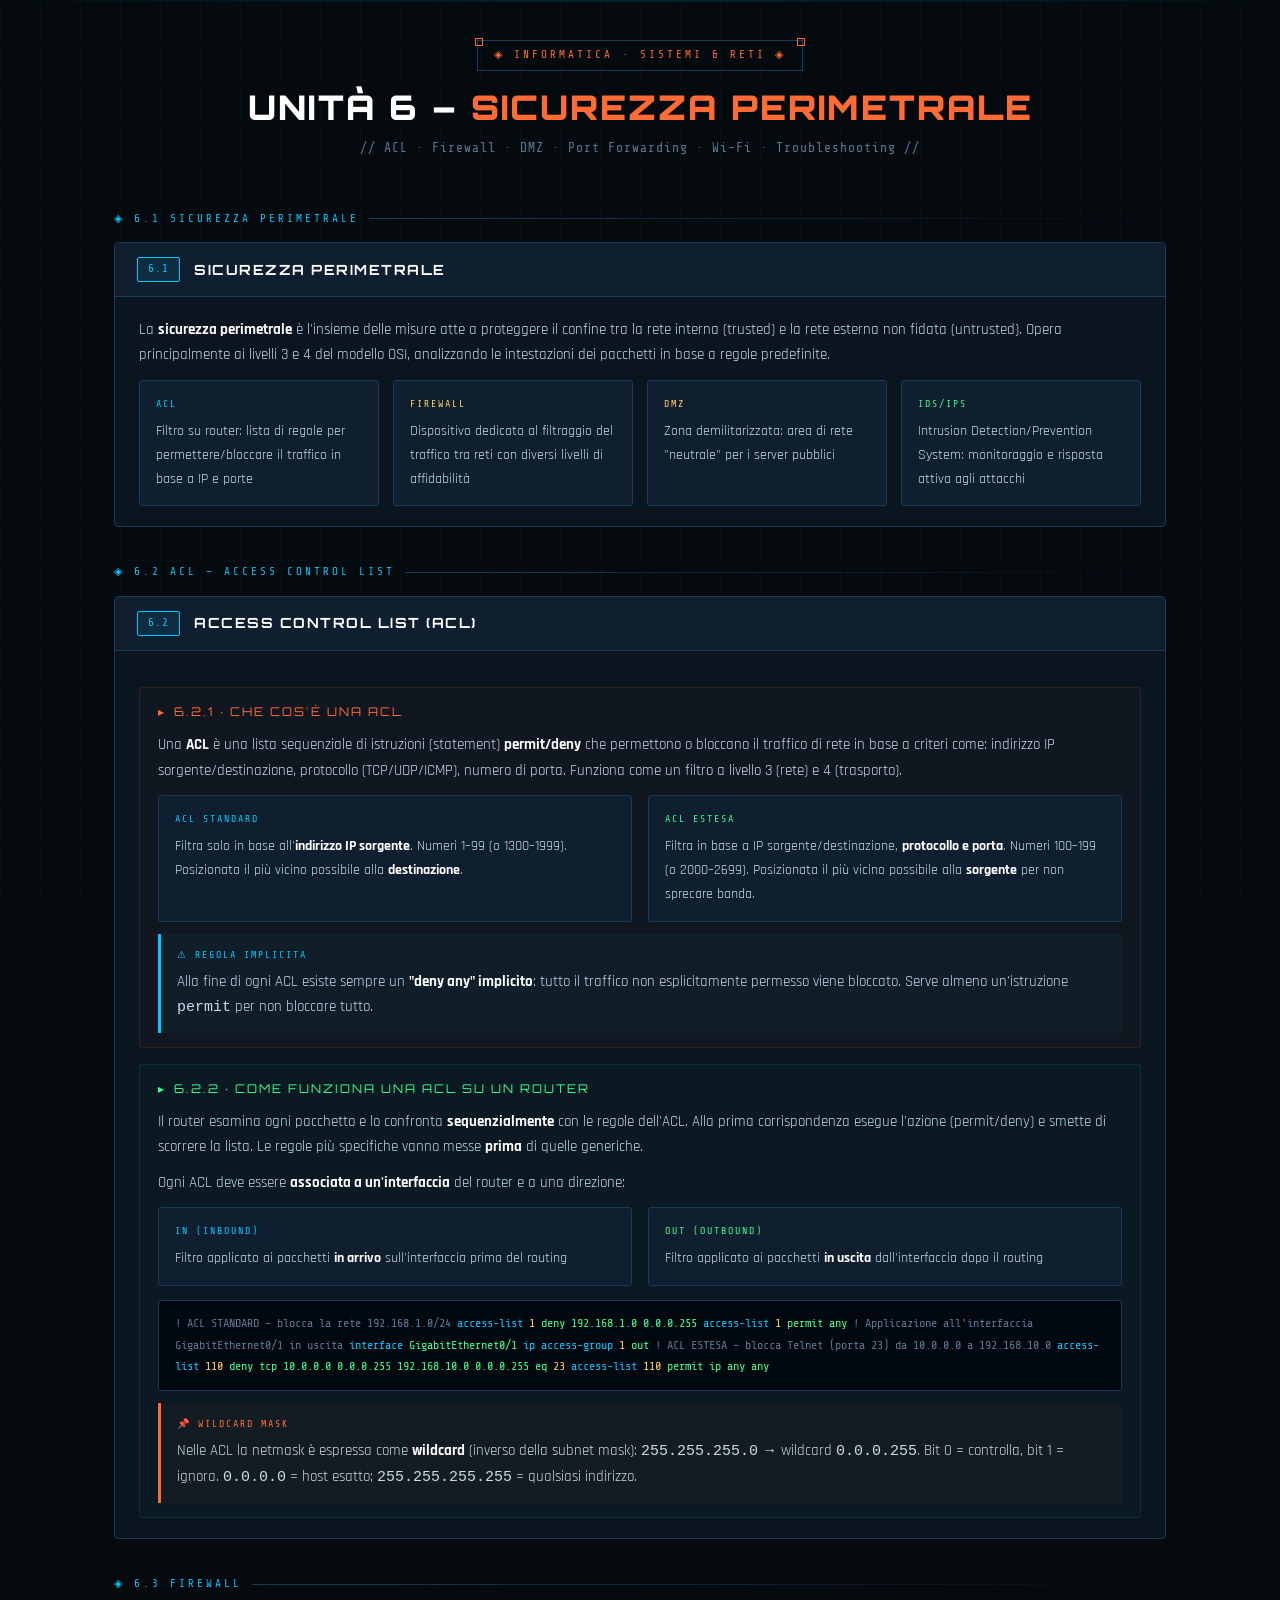
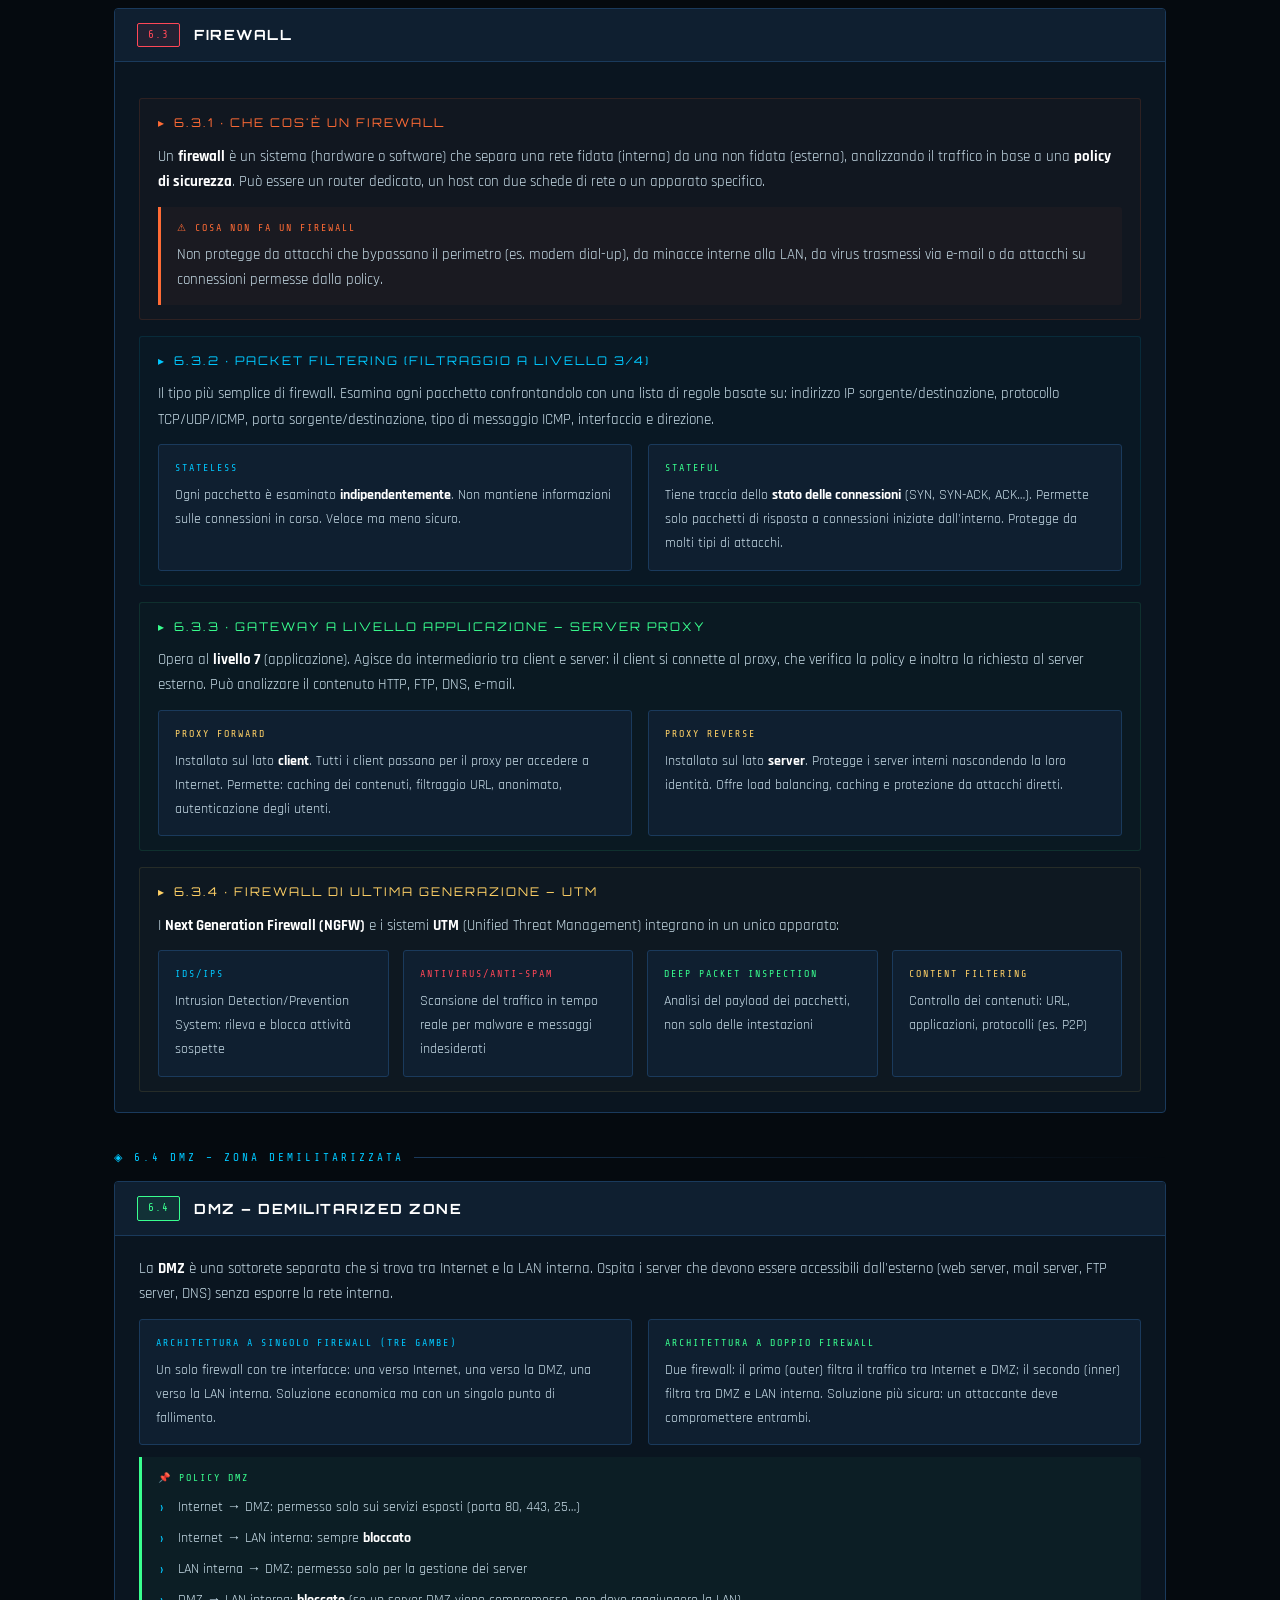
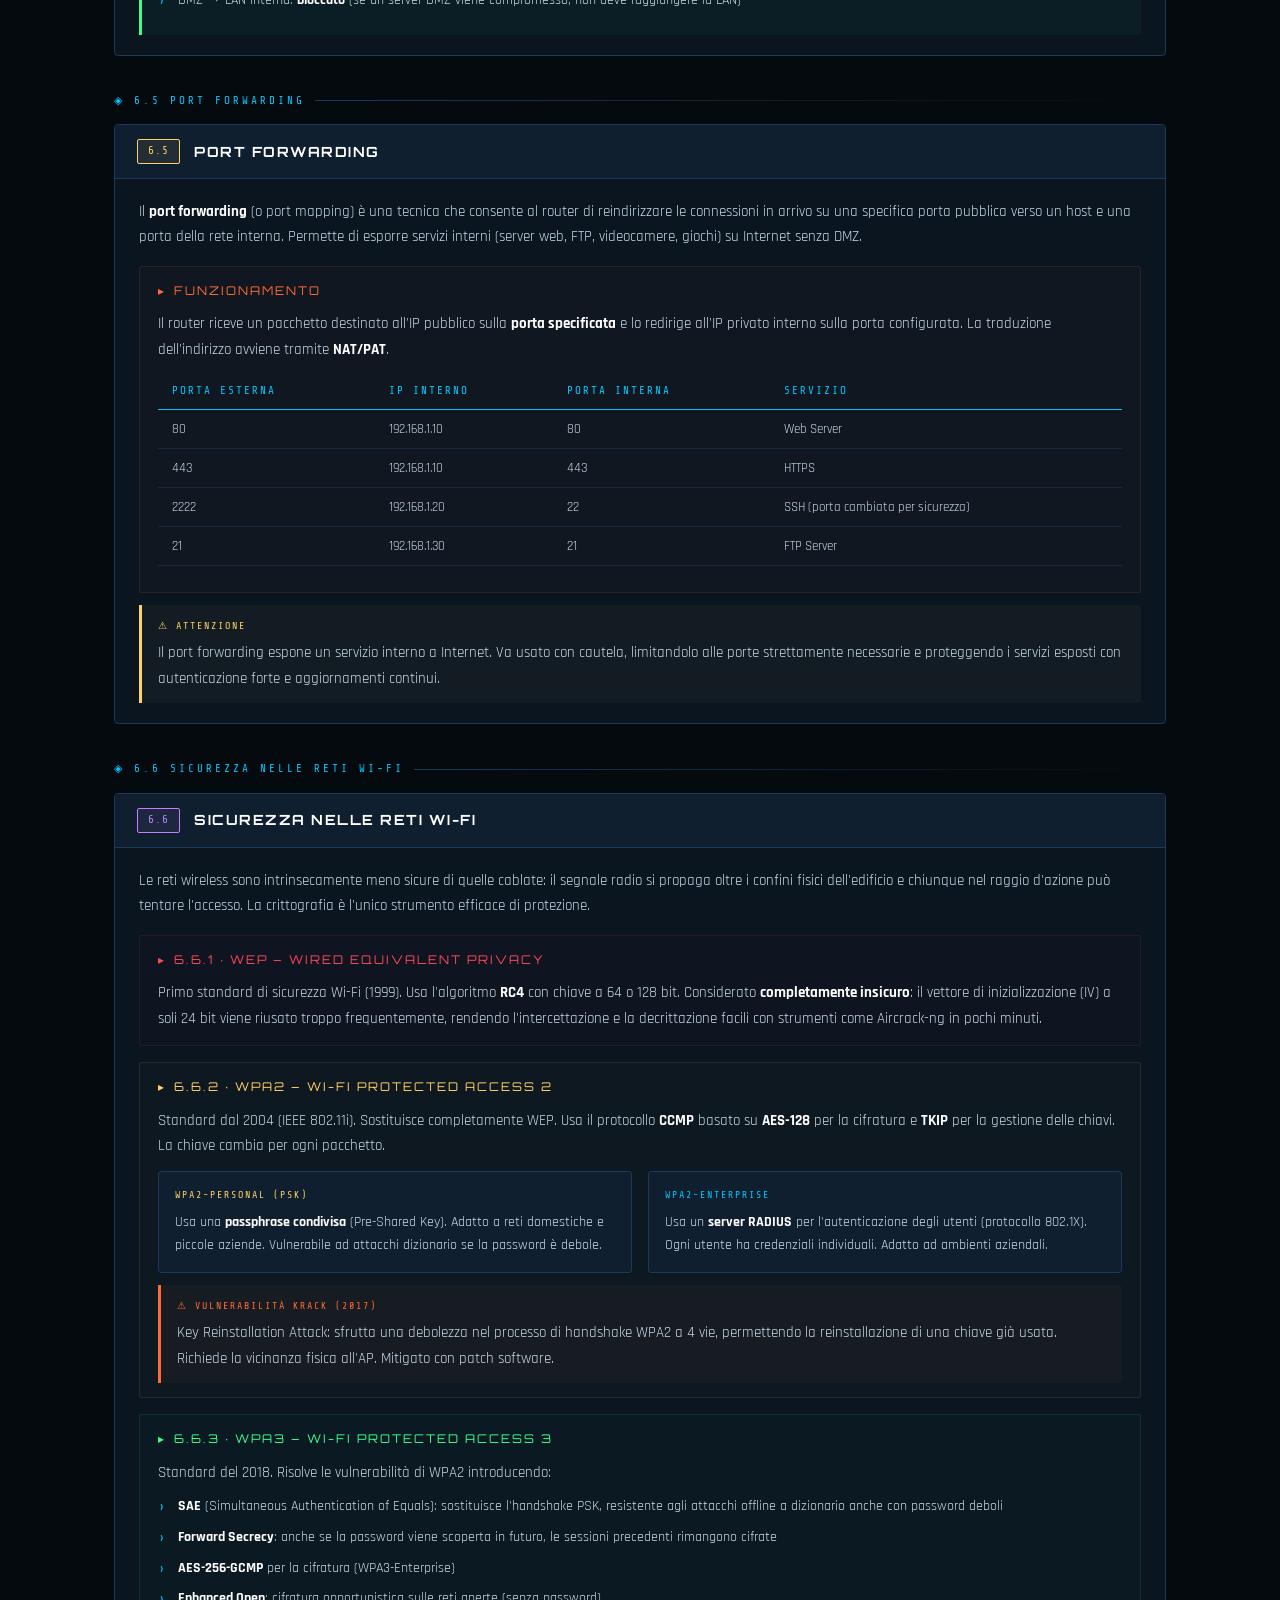
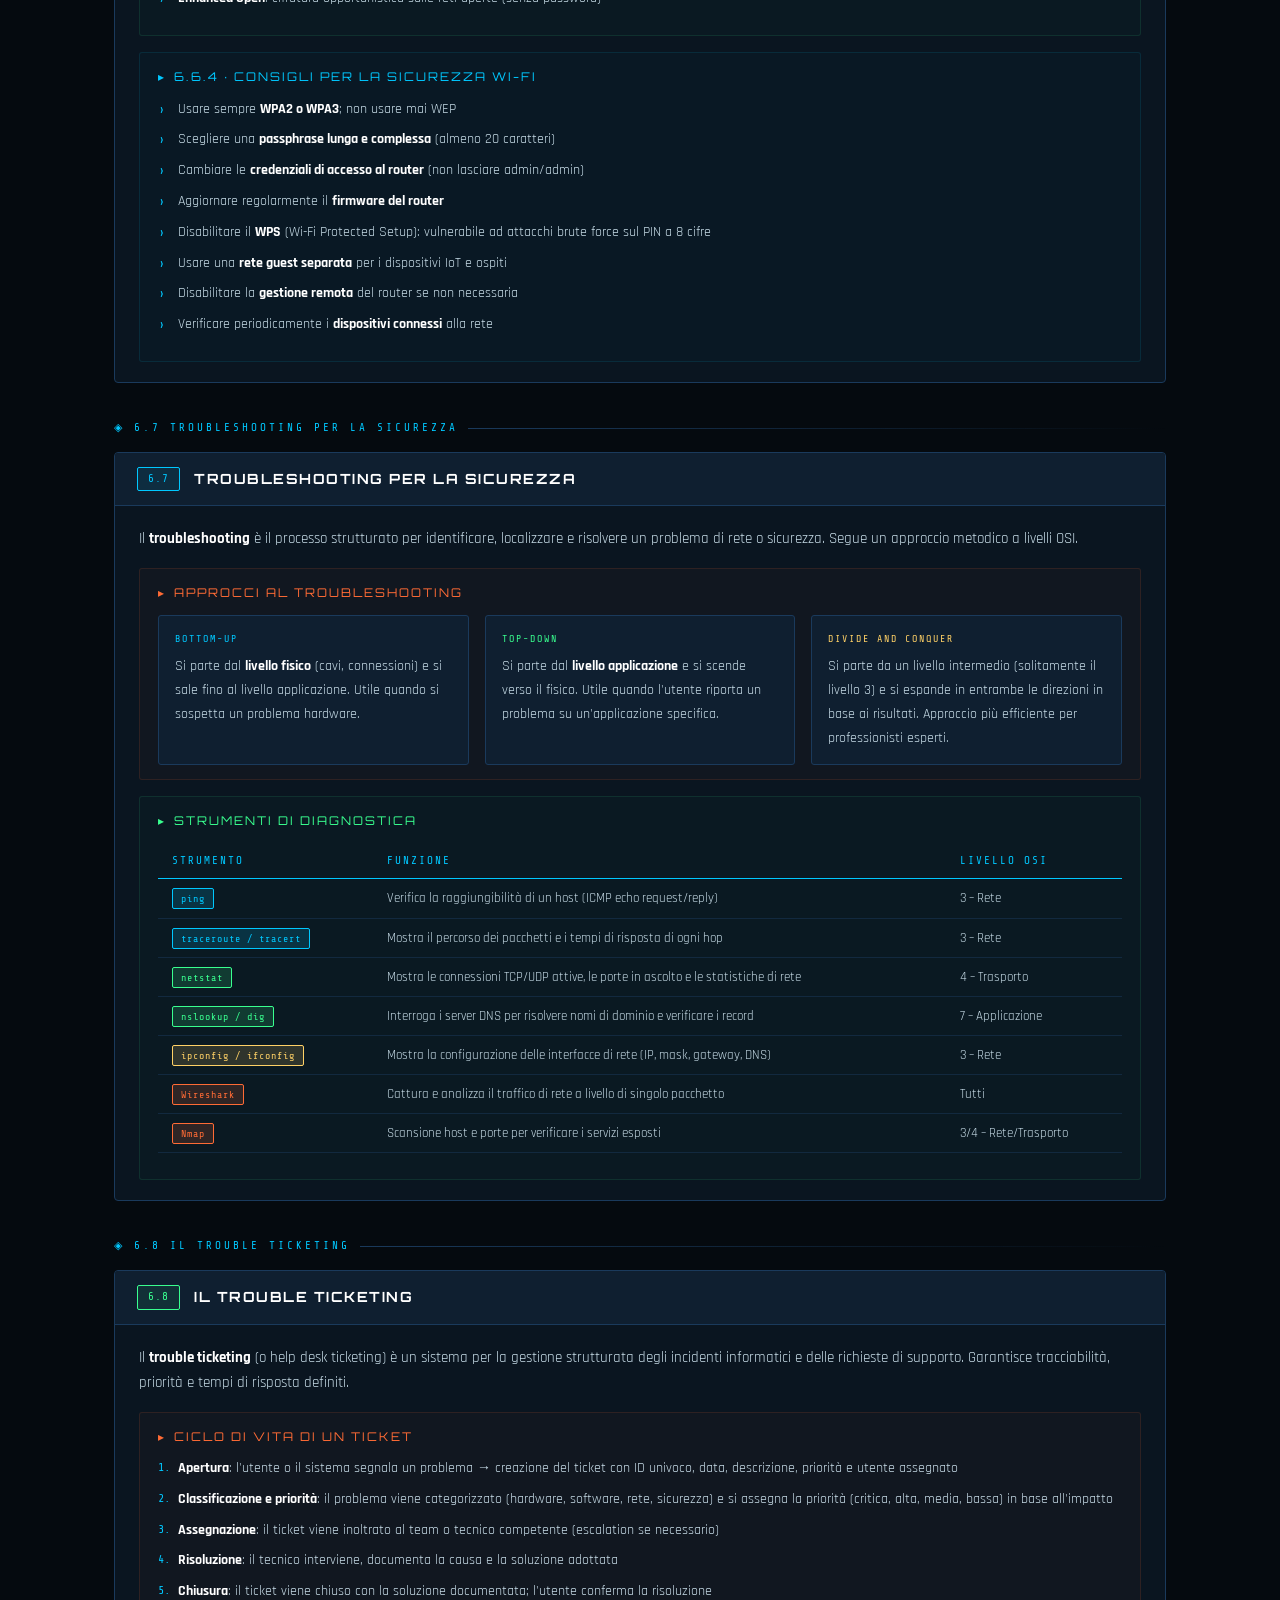
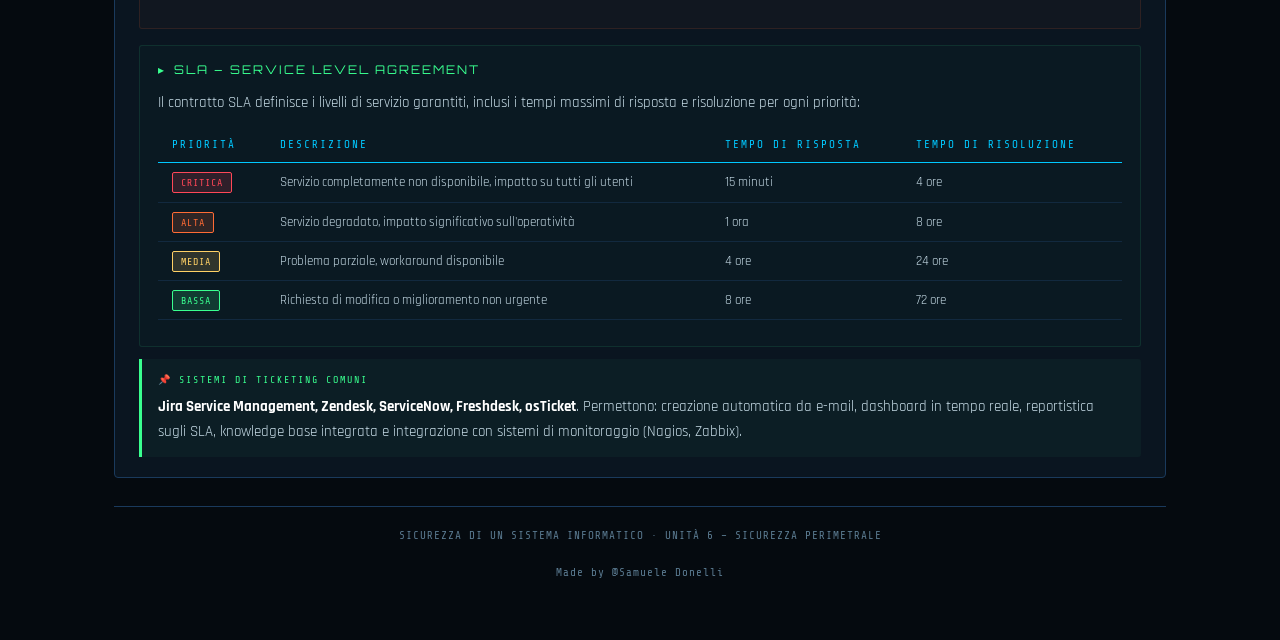
<file: pages/unita6_sicurezza_perimetrale.html>
<!DOCTYPE html>
<html lang="it">
<head>
<meta charset="UTF-8">
<meta name="viewport" content="width=device-width, initial-scale=1.0">
<title>Unità 6 – Sicurezza perimetrale</title>
<link href="https://fonts.googleapis.com/css2?family=Share+Tech+Mono&family=Rajdhani:wght@400;600;700&family=Orbitron:wght@700;900&display=swap" rel="stylesheet">
<link rel="stylesheet" href="../css/style.css">
<style>
  :root {
    --accent:     #ff6b35;
    --accent-rgb: 255, 107, 53;
  }

  header { text-align: center; margin-bottom: 50px; }

  .header-badge, .hbadge {
    display: inline-block; font-family: var(--mono); font-size: 11px;
    color: var(--accent); letter-spacing: 3px; text-transform: uppercase;
    border: 1px solid var(--border); padding: 5px 16px; margin-bottom: 16px; position: relative;
  }
  .header-badge::before, .header-badge::after,
  .hbadge::before,       .hbadge::after {
    content: ''; position: absolute; width: 6px; height: 6px;
    border: 1px solid var(--accent); top: -3px;
  }
  .header-badge::before, .hbadge::before { left:  -3px; }
  .header-badge::after,  .hbadge::after  { right: -3px; }

  h1 {
    font-family: var(--head); font-size: clamp(20px, 3.5vw, 34px);
    font-weight: 900; color: #fff; letter-spacing: 2px; line-height: 1.2; margin-bottom: 10px;
  }
  h1 span, h1 em { color: var(--accent); font-style: normal; }

  .subtitle {
    font-family: var(--mono); color: var(--dim); font-size: 13px; letter-spacing: 1px;
  }
</style>
</head>
<body>
<div class="scanline"></div>
<div class="wrapper">

<header>
  <a href="../index.html">
  <div class="hbadge">◈ INFORMATICA · SISTEMI &amp; RETI ◈</div>
  <h1>UNITÀ 6 – <span>SICUREZZA PERIMETRALE</span></h1>
  <p class="subtitle">// ACL · Firewall · DMZ · Port Forwarding · Wi-Fi · Troubleshooting //</p>
  </a>
</header>

<!-- ══════════ 6.1 INTRO ══════════ -->
<div class="slabel">◈ 6.1 Sicurezza perimetrale</div>
<div class="topic">
  <div class="topic-hd"><span class="tnum">6.1</span><span class="ttitle">SICUREZZA PERIMETRALE</span></div>
  <div class="tbody">
    <p>La <strong>sicurezza perimetrale</strong> è l'insieme delle misure atte a proteggere il confine tra la rete interna (trusted) e la rete esterna non fidata (untrusted). Opera principalmente ai livelli 3 e 4 del modello OSI, analizzando le intestazioni dei pacchetti in base a regole predefinite.</p>
    <div class="four">
      <div class="cbox b"><div class="cbox-t">ACL</div>Filtro su router: lista di regole per permettere/bloccare il traffico in base a IP e porte</div>
      <div class="cbox"><div class="cbox-t">Firewall</div>Dispositivo dedicato al filtraggio del traffico tra reti con diversi livelli di affidabilità</div>
      <div class="cbox y"><div class="cbox-t">DMZ</div>Zona demilitarizzata: area di rete "neutrale" per i server pubblici</div>
      <div class="cbox g"><div class="cbox-t">IDS/IPS</div>Intrusion Detection/Prevention System: monitoraggio e risposta attiva agli attacchi</div>
    </div>
  </div>
</div>

<!-- ══════════ 6.2 ACL ══════════ -->
<div class="slabel">◈ 6.2 ACL – Access Control List</div>
<div class="topic">
  <div class="topic-hd"><span class="tnum b">6.2</span><span class="ttitle">ACCESS CONTROL LIST (ACL)</span></div>
  <div class="tbody">
    <div class="sub">
      <div class="stitle">6.2.1 · CHE COS'È UNA ACL</div>
      <p>Una <strong>ACL</strong> è una lista sequenziale di istruzioni (statement) <strong>permit/deny</strong> che permettono o bloccano il traffico di rete in base a criteri come: indirizzo IP sorgente/destinazione, protocollo (TCP/UDP/ICMP), numero di porta. Funziona come un filtro a livello 3 (rete) e 4 (trasporto).</p>
      <div class="two">
        <div class="cbox b">
          <div class="cbox-t">ACL Standard</div>
          Filtra solo in base all'<strong>indirizzo IP sorgente</strong>. Numeri 1–99 (o 1300–1999). Posizionata il più vicino possibile alla <strong>destinazione</strong>.
        </div>
        <div class="cbox g">
          <div class="cbox-t">ACL Estesa</div>
          Filtra in base a IP sorgente/destinazione, <strong>protocollo e porta</strong>. Numeri 100–199 (o 2000–2699). Posizionata il più vicino possibile alla <strong>sorgente</strong> per non sprecare banda.
        </div>
      </div>
      <div class="ib b" style="margin-top:12px"><div class="ib-t">⚠ Regola implicita</div>Alla fine di ogni ACL esiste sempre un <strong>"deny any" implicito</strong>: tutto il traffico non esplicitamente permesso viene bloccato. Serve almeno un'istruzione <code>permit</code> per non bloccare tutto.</div>
    </div>

    <div class="sub g">
      <div class="stitle">6.2.2 · COME FUNZIONA UNA ACL SU UN ROUTER</div>
      <p>Il router esamina ogni pacchetto e lo confronta <strong>sequenzialmente</strong> con le regole dell'ACL. Alla prima corrispondenza esegue l'azione (permit/deny) e smette di scorrere la lista. Le regole più specifiche vanno messe <strong>prima</strong> di quelle generiche.</p>
      <p>Ogni ACL deve essere <strong>associata a un'interfaccia</strong> del router e a una direzione:</p>
      <div class="two">
        <div class="cbox b"><div class="cbox-t">IN (inbound)</div>Filtro applicato ai pacchetti <strong>in arrivo</strong> sull'interfaccia prima del routing</div>
        <div class="cbox g"><div class="cbox-t">OUT (outbound)</div>Filtro applicato ai pacchetti <strong>in uscita</strong> dall'interfaccia dopo il routing</div>
      </div>
      <div class="code" style="margin-top:14px">
<span class="cm">! ACL STANDARD – blocca la rete 192.168.1.0/24</span>
<span class="kw">access-list</span> <span class="val">1</span> deny   192.168.1.0 0.0.0.255
<span class="kw">access-list</span> <span class="val">1</span> permit any

<span class="cm">! Applicazione all'interfaccia GigabitEthernet0/1 in uscita</span>
<span class="kw">interface</span> GigabitEthernet0/1
 <span class="kw">ip access-group</span> <span class="val">1</span> out

<span class="cm">! ACL ESTESA – blocca Telnet (porta 23) da 10.0.0.0 a 192.168.10.0</span>
<span class="kw">access-list</span> <span class="val">110</span> deny tcp 10.0.0.0 0.0.0.255 192.168.10.0 0.0.0.255 eq <span class="val">23</span>
<span class="kw">access-list</span> <span class="val">110</span> permit ip any any
      </div>
      <div class="ib"><div class="ib-t">📌 Wildcard mask</div>Nelle ACL la netmask è espressa come <strong>wildcard</strong> (inverso della subnet mask): <code>255.255.255.0</code> → wildcard <code>0.0.0.255</code>. Bit 0 = controlla, bit 1 = ignora. <code>0.0.0.0</code> = host esatto; <code>255.255.255.255</code> = qualsiasi indirizzo.</div>
    </div>
  </div>
</div>

<!-- ══════════ 6.3 FIREWALL ══════════ -->
<div class="slabel">◈ 6.3 Firewall</div>
<div class="topic">
  <div class="topic-hd"><span class="tnum r">6.3</span><span class="ttitle">FIREWALL</span></div>
  <div class="tbody">
    <div class="sub">
      <div class="stitle">6.3.1 · CHE COS'È UN FIREWALL</div>
      <p>Un <strong>firewall</strong> è un sistema (hardware o software) che separa una rete fidata (interna) da una non fidata (esterna), analizzando il traffico in base a una <strong>policy di sicurezza</strong>. Può essere un router dedicato, un host con due schede di rete o un apparato specifico.</p>
      <div class="ib r"><div class="ib-t">⚠ Cosa non fa un firewall</div>Non protegge da attacchi che bypassano il perimetro (es. modem dial-up), da minacce interne alla LAN, da virus trasmessi via e-mail o da attacchi su connessioni permesse dalla policy.</div>
    </div>

    <div class="sub b">
      <div class="stitle">6.3.2 · PACKET FILTERING (FILTRAGGIO A LIVELLO 3/4)</div>
      <p>Il tipo più semplice di firewall. Esamina ogni pacchetto confrontandolo con una lista di regole basate su: indirizzo IP sorgente/destinazione, protocollo TCP/UDP/ICMP, porta sorgente/destinazione, tipo di messaggio ICMP, interfaccia e direzione.</p>
      <div class="two">
        <div class="cbox b">
          <div class="cbox-t">Stateless</div>
          Ogni pacchetto è esaminato <strong>indipendentemente</strong>. Non mantiene informazioni sulle connessioni in corso. Veloce ma meno sicuro.
        </div>
        <div class="cbox g">
          <div class="cbox-t">Stateful</div>
          Tiene traccia dello <strong>stato delle connessioni</strong> (SYN, SYN-ACK, ACK…). Permette solo pacchetti di risposta a connessioni iniziate dall'interno. Protegge da molti tipi di attacchi.
        </div>
      </div>
    </div>

    <div class="sub g">
      <div class="stitle">6.3.3 · GATEWAY A LIVELLO APPLICAZIONE – SERVER PROXY</div>
      <p>Opera al <strong>livello 7</strong> (applicazione). Agisce da intermediario tra client e server: il client si connette al proxy, che verifica la policy e inoltra la richiesta al server esterno. Può analizzare il contenuto HTTP, FTP, DNS, e-mail.</p>
      <div class="two">
        <div class="cbox y">
          <div class="cbox-t">Proxy Forward</div>
          Installato sul lato <strong>client</strong>. Tutti i client passano per il proxy per accedere a Internet. Permette: caching dei contenuti, filtraggio URL, anonimato, autenticazione degli utenti.
        </div>
        <div class="cbox">
          <div class="cbox-t">Proxy Reverse</div>
          Installato sul lato <strong>server</strong>. Protegge i server interni nascondendo la loro identità. Offre load balancing, caching e protezione da attacchi diretti.
        </div>
      </div>
    </div>

    <div class="sub y">
      <div class="stitle">6.3.4 · FIREWALL DI ULTIMA GENERAZIONE – UTM</div>
      <p>I <strong>Next Generation Firewall (NGFW)</strong> e i sistemi <strong>UTM</strong> (Unified Threat Management) integrano in un unico apparato:</p>
      <div class="four">
        <div class="cbox b"><div class="cbox-t">IDS/IPS</div>Intrusion Detection/Prevention System: rileva e blocca attività sospette</div>
        <div class="cbox r"><div class="cbox-t">Antivirus/Anti-spam</div>Scansione del traffico in tempo reale per malware e messaggi indesiderati</div>
        <div class="cbox g"><div class="cbox-t">Deep Packet Inspection</div>Analisi del payload dei pacchetti, non solo delle intestazioni</div>
        <div class="cbox y"><div class="cbox-t">Content Filtering</div>Controllo dei contenuti: URL, applicazioni, protocolli (es. P2P)</div>
      </div>
    </div>
  </div>
</div>

<!-- ══════════ 6.4 DMZ ══════════ -->
<div class="slabel">◈ 6.4 DMZ – Zona Demilitarizzata</div>
<div class="topic">
  <div class="topic-hd"><span class="tnum g">6.4</span><span class="ttitle">DMZ – DEMILITARIZED ZONE</span></div>
  <div class="tbody">
    <p>La <strong>DMZ</strong> è una sottorete separata che si trova tra Internet e la LAN interna. Ospita i server che devono essere accessibili dall'esterno (web server, mail server, FTP server, DNS) senza esporre la rete interna.</p>
    <div class="two">
      <div class="cbox b">
        <div class="cbox-t">Architettura a singolo firewall (tre gambe)</div>
        Un solo firewall con tre interfacce: una verso Internet, una verso la DMZ, una verso la LAN interna. Soluzione economica ma con un singolo punto di fallimento.
      </div>
      <div class="cbox g">
        <div class="cbox-t">Architettura a doppio firewall</div>
        Due firewall: il primo (outer) filtra il traffico tra Internet e DMZ; il secondo (inner) filtra tra DMZ e LAN interna. Soluzione più sicura: un attaccante deve compromettere entrambi.
      </div>
    </div>
    <div class="ib g" style="margin-top:12px"><div class="ib-t">📌 Policy DMZ</div>
      <ul>
        <li>Internet → DMZ: permesso solo sui servizi esposti (porta 80, 443, 25…)</li>
        <li>Internet → LAN interna: sempre <strong>bloccato</strong></li>
        <li>LAN interna → DMZ: permesso solo per la gestione dei server</li>
        <li>DMZ → LAN interna: <strong>bloccato</strong> (se un server DMZ viene compromesso, non deve raggiungere la LAN)</li>
      </ul>
    </div>
  </div>
</div>

<!-- ══════════ 6.5 PORT FORWARDING ══════════ -->
<div class="slabel">◈ 6.5 Port Forwarding</div>
<div class="topic">
  <div class="topic-hd"><span class="tnum y">6.5</span><span class="ttitle">PORT FORWARDING</span></div>
  <div class="tbody">
    <p>Il <strong>port forwarding</strong> (o port mapping) è una tecnica che consente al router di reindirizzare le connessioni in arrivo su una specifica porta pubblica verso un host e una porta della rete interna. Permette di esporre servizi interni (server web, FTP, videocamere, giochi) su Internet senza DMZ.</p>
    <div class="sub">
      <div class="stitle">FUNZIONAMENTO</div>
      <p>Il router riceve un pacchetto destinato all'IP pubblico sulla <strong>porta specificata</strong> e lo redirige all'IP privato interno sulla porta configurata. La traduzione dell'indirizzo avviene tramite <strong>NAT/PAT</strong>.</p>
      <div class="tbl-wrap">
        <table>
          <thead><tr><th>PORTA ESTERNA</th><th>IP INTERNO</th><th>PORTA INTERNA</th><th>SERVIZIO</th></tr></thead>
          <tbody>
            <tr><td>80</td><td>192.168.1.10</td><td>80</td><td>Web Server</td></tr>
            <tr><td>443</td><td>192.168.1.10</td><td>443</td><td>HTTPS</td></tr>
            <tr><td>2222</td><td>192.168.1.20</td><td>22</td><td>SSH (porta cambiata per sicurezza)</td></tr>
            <tr><td>21</td><td>192.168.1.30</td><td>21</td><td>FTP Server</td></tr>
          </tbody>
        </table>
      </div>
    </div>
    <div class="ib y"><div class="ib-t">⚠ Attenzione</div>Il port forwarding espone un servizio interno a Internet. Va usato con cautela, limitandolo alle porte strettamente necessarie e proteggendo i servizi esposti con autenticazione forte e aggiornamenti continui.</div>
  </div>
</div>

<!-- ══════════ 6.6 WI-FI ══════════ -->
<div class="slabel">◈ 6.6 Sicurezza nelle reti Wi-Fi</div>
<div class="topic">
  <div class="topic-hd"><span class="tnum p">6.6</span><span class="ttitle">SICUREZZA NELLE RETI WI-FI</span></div>
  <div class="tbody">
    <p>Le reti wireless sono intrinsecamente meno sicure di quelle cablate: il segnale radio si propaga oltre i confini fisici dell'edificio e chiunque nel raggio d'azione può tentare l'accesso. La crittografia è l'unico strumento efficace di protezione.</p>

    <div class="sub r">
      <div class="stitle">6.6.1 · WEP – WIRED EQUIVALENT PRIVACY</div>
      <p>Primo standard di sicurezza Wi-Fi (1999). Usa l'algoritmo <strong>RC4</strong> con chiave a 64 o 128 bit. Considerato <strong>completamente insicuro</strong>: il vettore di inizializzazione (IV) a soli 24 bit viene riusato troppo frequentemente, rendendo l'intercettazione e la decrittazione facili con strumenti come Aircrack-ng in pochi minuti.</p>
    </div>

    <div class="sub y">
      <div class="stitle">6.6.2 · WPA2 – WI-FI PROTECTED ACCESS 2</div>
      <p>Standard dal 2004 (IEEE 802.11i). Sostituisce completamente WEP. Usa il protocollo <strong>CCMP</strong> basato su <strong>AES-128</strong> per la cifratura e <strong>TKIP</strong> per la gestione delle chiavi. La chiave cambia per ogni pacchetto.</p>
      <div class="two">
        <div class="cbox y">
          <div class="cbox-t">WPA2-Personal (PSK)</div>
          Usa una <strong>passphrase condivisa</strong> (Pre-Shared Key). Adatto a reti domestiche e piccole aziende. Vulnerabile ad attacchi dizionario se la password è debole.
        </div>
        <div class="cbox b">
          <div class="cbox-t">WPA2-Enterprise</div>
          Usa un <strong>server RADIUS</strong> per l'autenticazione degli utenti (protocollo 802.1X). Ogni utente ha credenziali individuali. Adatto ad ambienti aziendali.
        </div>
      </div>
      <div class="ib r" style="margin-top:12px"><div class="ib-t">⚠ Vulnerabilità KRACK (2017)</div>Key Reinstallation Attack: sfrutta una debolezza nel processo di handshake WPA2 a 4 vie, permettendo la reinstallazione di una chiave già usata. Richiede la vicinanza fisica all'AP. Mitigato con patch software.</div>
    </div>

    <div class="sub g">
      <div class="stitle">6.6.3 · WPA3 – WI-FI PROTECTED ACCESS 3</div>
      <p>Standard del 2018. Risolve le vulnerabilità di WPA2 introducendo:</p>
      <ul>
        <li><strong>SAE</strong> (Simultaneous Authentication of Equals): sostituisce l'handshake PSK, resistente agli attacchi offline a dizionario anche con password deboli</li>
        <li><strong>Forward Secrecy</strong>: anche se la password viene scoperta in futuro, le sessioni precedenti rimangono cifrate</li>
        <li><strong>AES-256-GCMP</strong> per la cifratura (WPA3-Enterprise)</li>
        <li><strong>Enhanced Open</strong>: cifratura opportunistica sulle reti aperte (senza password)</li>
      </ul>
    </div>

    <div class="sub b">
      <div class="stitle">6.6.4 · CONSIGLI PER LA SICUREZZA WI-FI</div>
      <ul>
        <li>Usare sempre <strong>WPA2 o WPA3</strong>; non usare mai WEP</li>
        <li>Scegliere una <strong>passphrase lunga e complessa</strong> (almeno 20 caratteri)</li>
        <li>Cambiare le <strong>credenziali di accesso al router</strong> (non lasciare admin/admin)</li>
        <li>Aggiornare regolarmente il <strong>firmware del router</strong></li>
        <li>Disabilitare il <strong>WPS</strong> (Wi-Fi Protected Setup): vulnerabile ad attacchi brute force sul PIN a 8 cifre</li>
        <li>Usare una <strong>rete guest separata</strong> per i dispositivi IoT e ospiti</li>
        <li>Disabilitare la <strong>gestione remota</strong> del router se non necessaria</li>
        <li>Verificare periodicamente i <strong>dispositivi connessi</strong> alla rete</li>
      </ul>
    </div>
  </div>
</div>

<!-- ══════════ 6.7 TROUBLESHOOTING ══════════ -->
<div class="slabel">◈ 6.7 Troubleshooting per la sicurezza</div>
<div class="topic">
  <div class="topic-hd"><span class="tnum b">6.7</span><span class="ttitle">TROUBLESHOOTING PER LA SICUREZZA</span></div>
  <div class="tbody">
    <p>Il <strong>troubleshooting</strong> è il processo strutturato per identificare, localizzare e risolvere un problema di rete o sicurezza. Segue un approccio metodico a livelli OSI.</p>
    <div class="sub">
      <div class="stitle">APPROCCI AL TROUBLESHOOTING</div>
      <div class="three">
        <div class="cbox b"><div class="cbox-t">Bottom-Up</div>Si parte dal <strong>livello fisico</strong> (cavi, connessioni) e si sale fino al livello applicazione. Utile quando si sospetta un problema hardware.</div>
        <div class="cbox g"><div class="cbox-t">Top-Down</div>Si parte dal <strong>livello applicazione</strong> e si scende verso il fisico. Utile quando l'utente riporta un problema su un'applicazione specifica.</div>
        <div class="cbox y"><div class="cbox-t">Divide and Conquer</div>Si parte da un livello intermedio (solitamente il livello 3) e si espande in entrambe le direzioni in base ai risultati. Approccio più efficiente per professionisti esperti.</div>
      </div>
    </div>
    <div class="sub g">
      <div class="stitle">STRUMENTI DI DIAGNOSTICA</div>
      <div class="tbl-wrap">
        <table>
          <thead><tr><th>STRUMENTO</th><th>FUNZIONE</th><th>LIVELLO OSI</th></tr></thead>
          <tbody>
            <tr><td><span class="tag b">ping</span></td><td>Verifica la raggiungibilità di un host (ICMP echo request/reply)</td><td>3 – Rete</td></tr>
            <tr><td><span class="tag b">traceroute / tracert</span></td><td>Mostra il percorso dei pacchetti e i tempi di risposta di ogni hop</td><td>3 – Rete</td></tr>
            <tr><td><span class="tag g">netstat</span></td><td>Mostra le connessioni TCP/UDP attive, le porte in ascolto e le statistiche di rete</td><td>4 – Trasporto</td></tr>
            <tr><td><span class="tag g">nslookup / dig</span></td><td>Interroga i server DNS per risolvere nomi di dominio e verificare i record</td><td>7 – Applicazione</td></tr>
            <tr><td><span class="tag y">ipconfig / ifconfig</span></td><td>Mostra la configurazione delle interfacce di rete (IP, mask, gateway, DNS)</td><td>3 – Rete</td></tr>
            <tr><td><span class="tag o">Wireshark</span></td><td>Cattura e analizza il traffico di rete a livello di singolo pacchetto</td><td>Tutti</td></tr>
            <tr><td><span class="tag o">Nmap</span></td><td>Scansione host e porte per verificare i servizi esposti</td><td>3/4 – Rete/Trasporto</td></tr>
          </tbody>
        </table>
      </div>
    </div>
  </div>
</div>

<!-- ══════════ 6.8 TROUBLE TICKETING ══════════ -->
<div class="slabel">◈ 6.8 Il trouble ticketing</div>
<div class="topic">
  <div class="topic-hd"><span class="tnum g">6.8</span><span class="ttitle">IL TROUBLE TICKETING</span></div>
  <div class="tbody">
    <p>Il <strong>trouble ticketing</strong> (o help desk ticketing) è un sistema per la gestione strutturata degli incidenti informatici e delle richieste di supporto. Garantisce tracciabilità, priorità e tempi di risposta definiti.</p>
    <div class="sub">
      <div class="stitle">CICLO DI VITA DI UN TICKET</div>
      <ol>
        <li><strong>Apertura</strong>: l'utente o il sistema segnala un problema → creazione del ticket con ID univoco, data, descrizione, priorità e utente assegnato</li>
        <li><strong>Classificazione e priorità</strong>: il problema viene categorizzato (hardware, software, rete, sicurezza) e si assegna la priorità (critica, alta, media, bassa) in base all'impatto</li>
        <li><strong>Assegnazione</strong>: il ticket viene inoltrato al team o tecnico competente (escalation se necessario)</li>
        <li><strong>Risoluzione</strong>: il tecnico interviene, documenta la causa e la soluzione adottata</li>
        <li><strong>Chiusura</strong>: il ticket viene chiuso con la soluzione documentata; l'utente conferma la risoluzione</li>
      </ol>
    </div>
    <div class="sub g">
      <div class="stitle">SLA – SERVICE LEVEL AGREEMENT</div>
      <p>Il contratto SLA definisce i livelli di servizio garantiti, inclusi i tempi massimi di risposta e risoluzione per ogni priorità:</p>
      <div class="tbl-wrap">
        <table>
          <thead><tr><th>PRIORITÀ</th><th>DESCRIZIONE</th><th>TEMPO DI RISPOSTA</th><th>TEMPO DI RISOLUZIONE</th></tr></thead>
          <tbody>
            <tr><td><span class="tag r">CRITICA</span></td><td>Servizio completamente non disponibile, impatto su tutti gli utenti</td><td>15 minuti</td><td>4 ore</td></tr>
            <tr><td><span class="tag o">ALTA</span></td><td>Servizio degradato, impatto significativo sull'operatività</td><td>1 ora</td><td>8 ore</td></tr>
            <tr><td><span class="tag y">MEDIA</span></td><td>Problema parziale, workaround disponibile</td><td>4 ore</td><td>24 ore</td></tr>
            <tr><td><span class="tag g">BASSA</span></td><td>Richiesta di modifica o miglioramento non urgente</td><td>8 ore</td><td>72 ore</td></tr>
          </tbody>
        </table>
      </div>
    </div>
    <div class="ib g"><div class="ib-t">📌 Sistemi di ticketing comuni</div><strong>Jira Service Management, Zendesk, ServiceNow, Freshdesk, osTicket</strong>. Permettono: creazione automatica da e-mail, dashboard in tempo reale, reportistica sugli SLA, knowledge base integrata e integrazione con sistemi di monitoraggio (Nagios, Zabbix).</div>
  </div>
</div>

<footer>
  SICUREZZA DI UN SISTEMA INFORMATICO · UNITÀ 6 – SICUREZZA PERIMETRALE
  <br><br>
  Made by @Samuele Donelli
</footer>
</div>
</body>
</html>
</file>
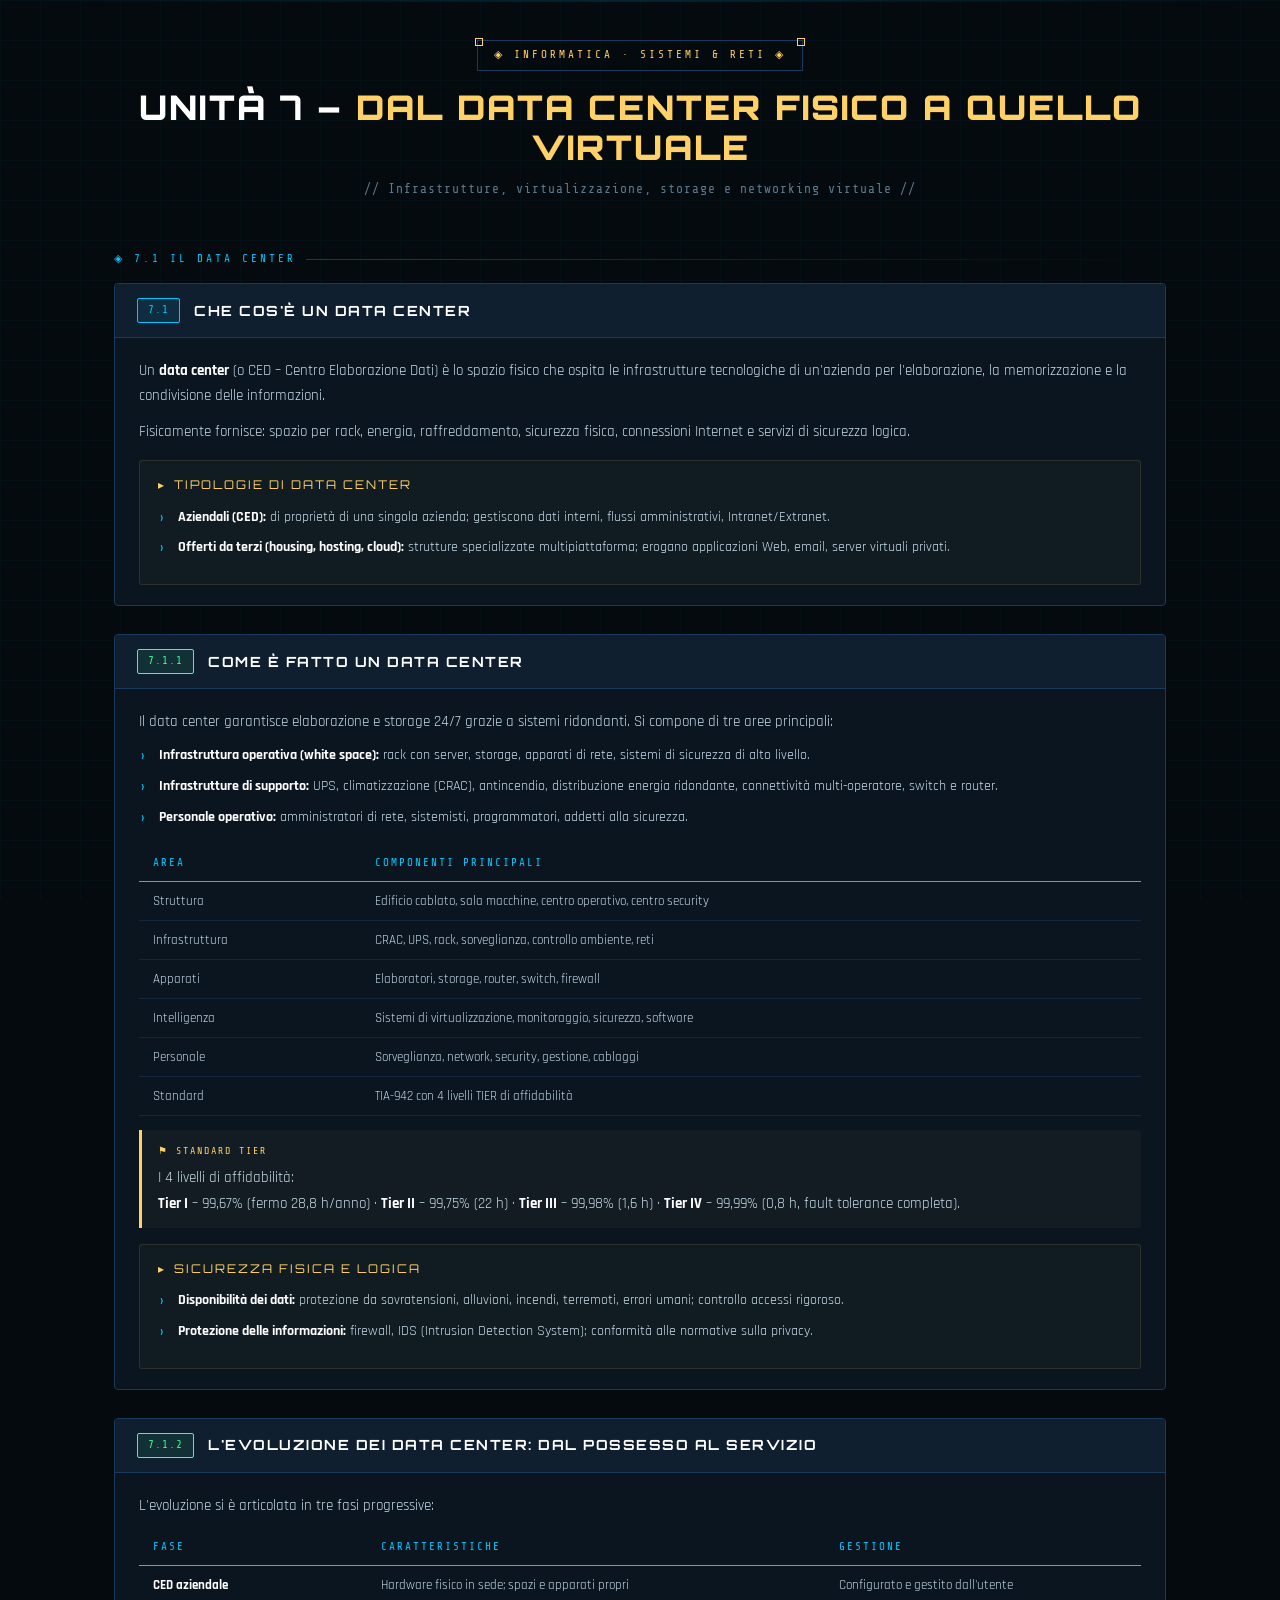
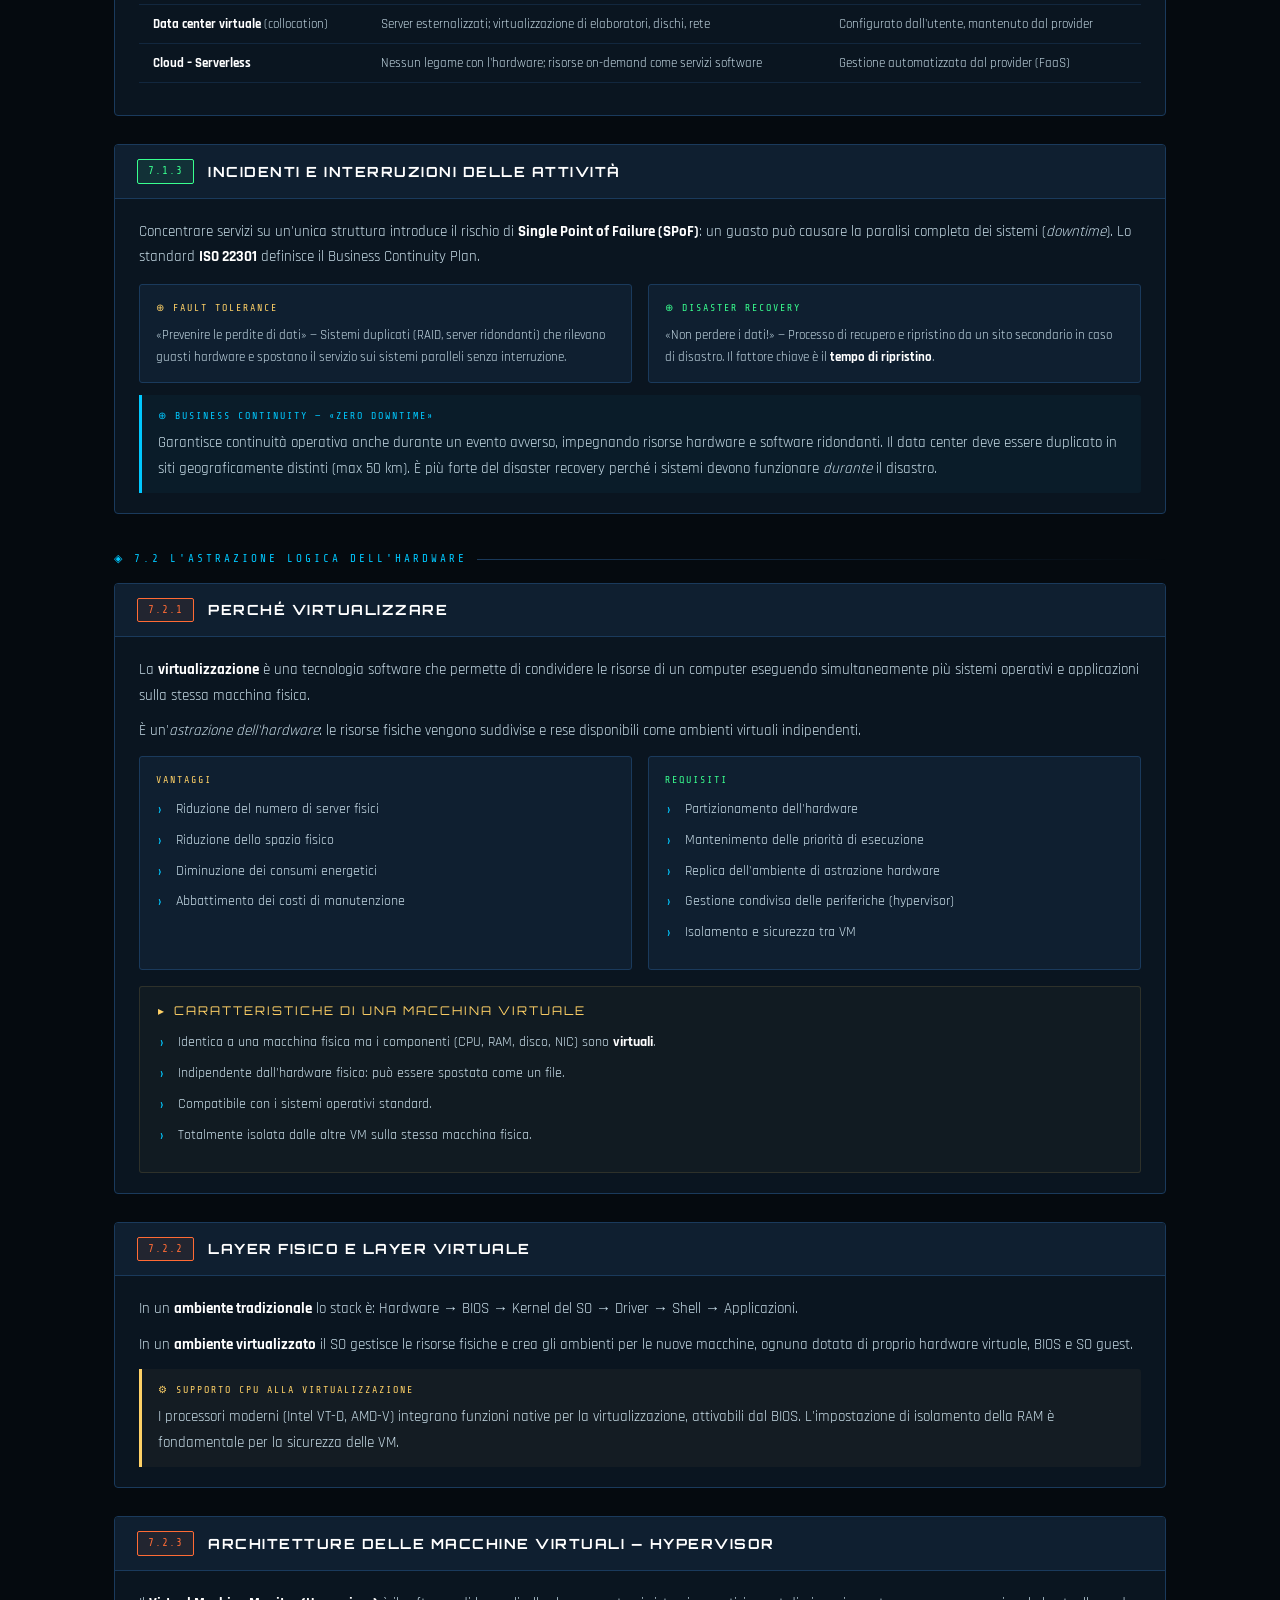
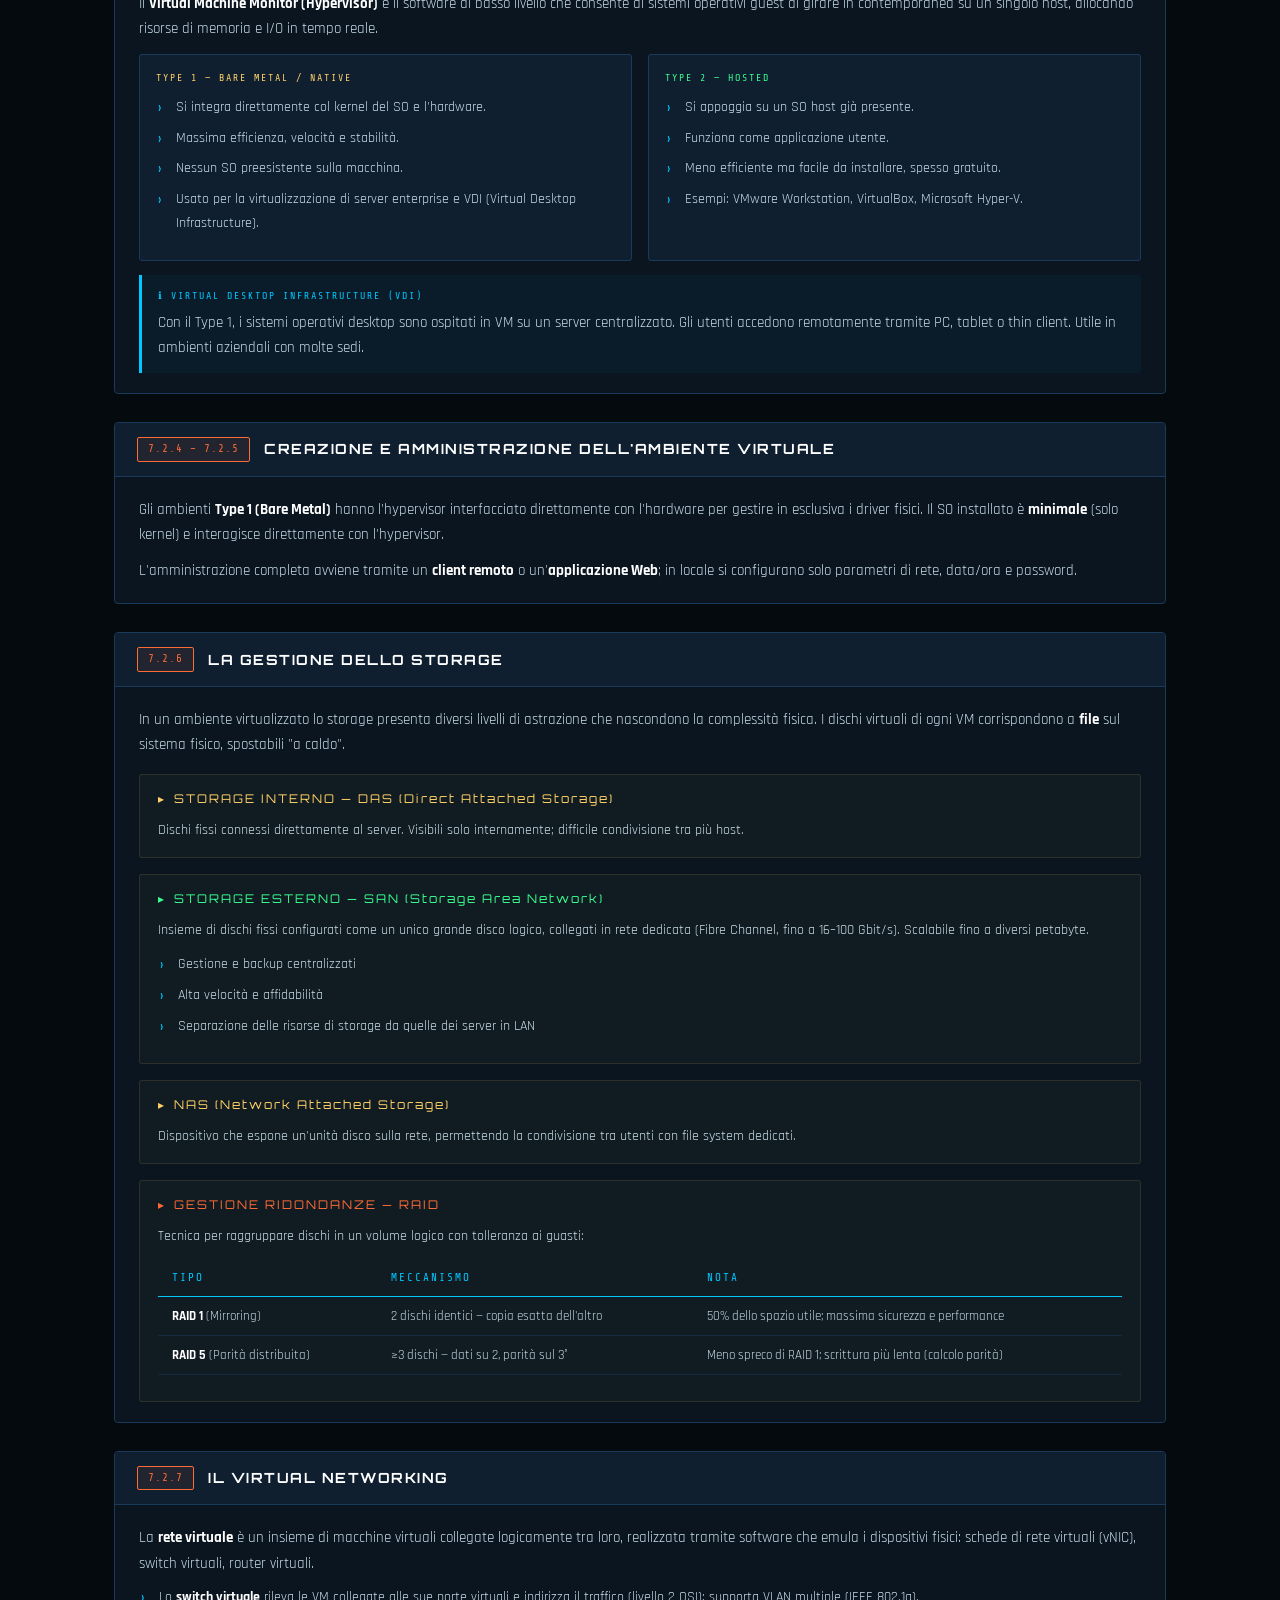
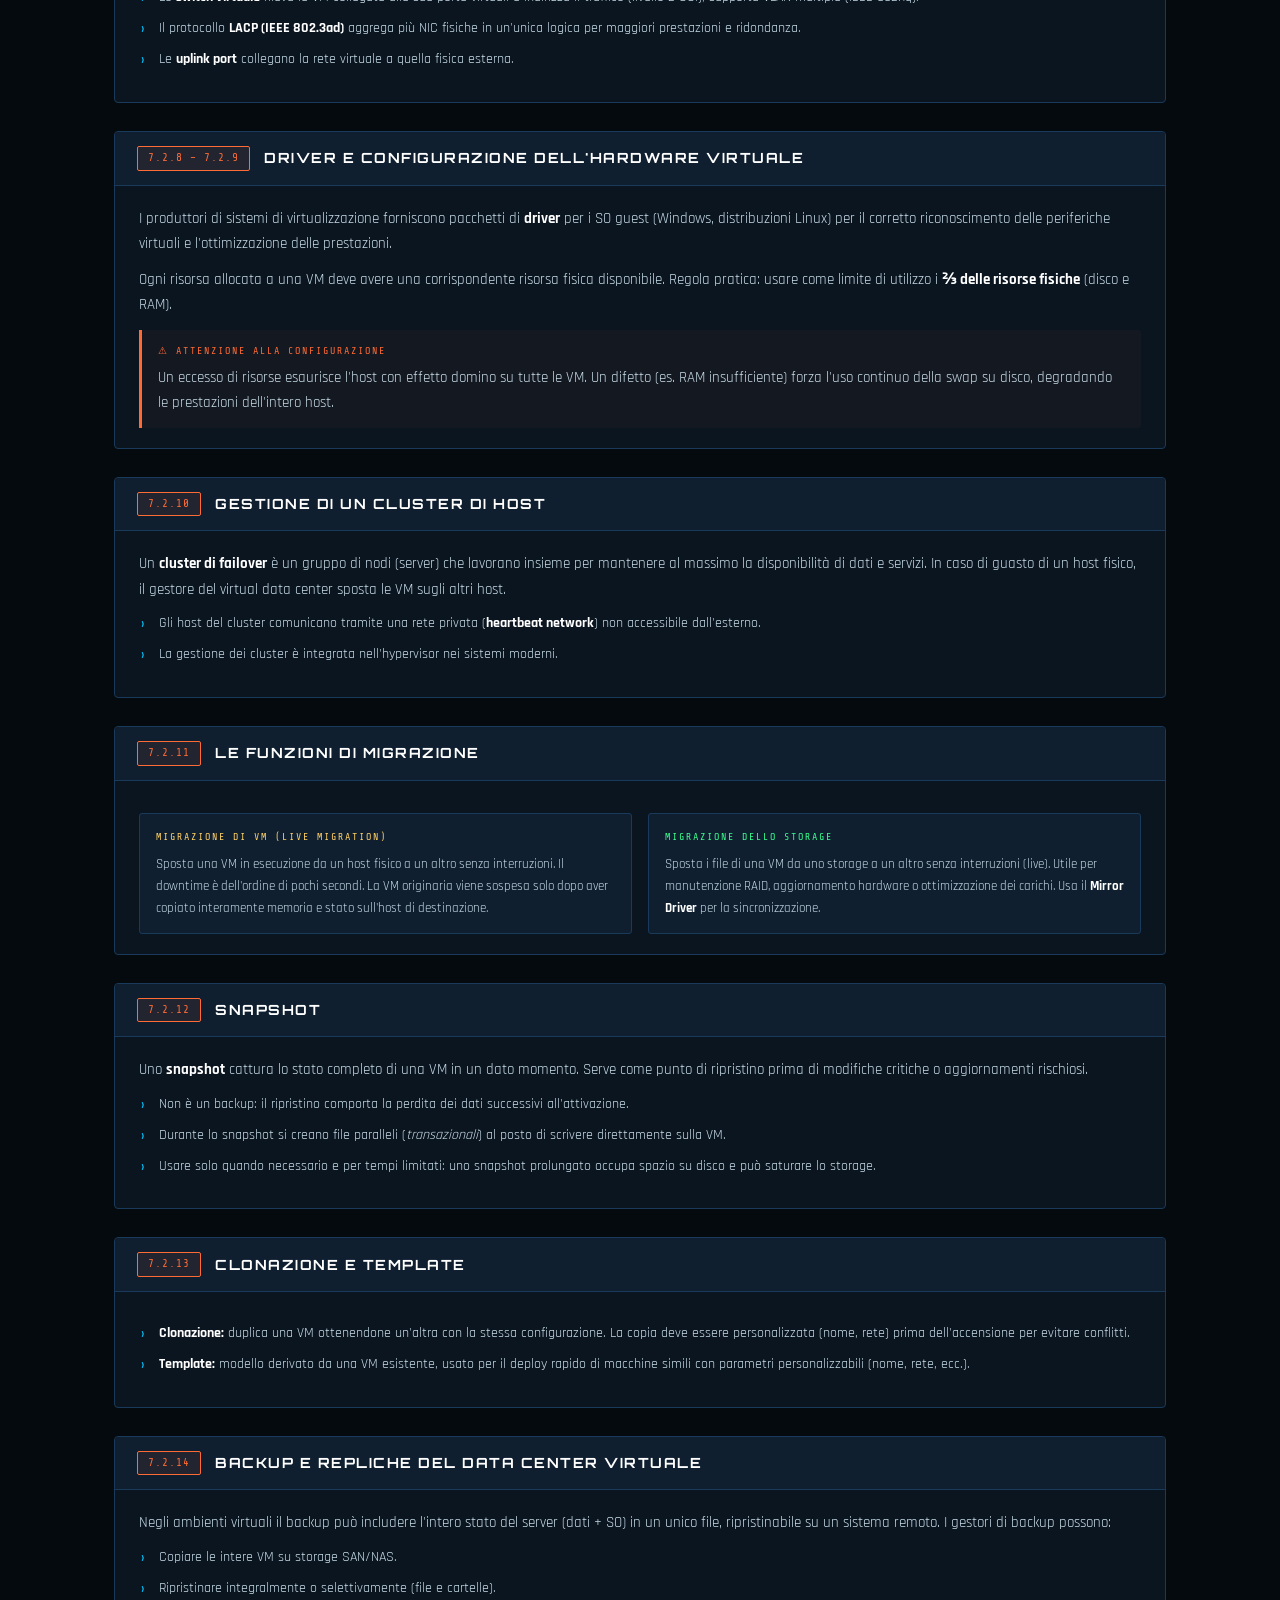
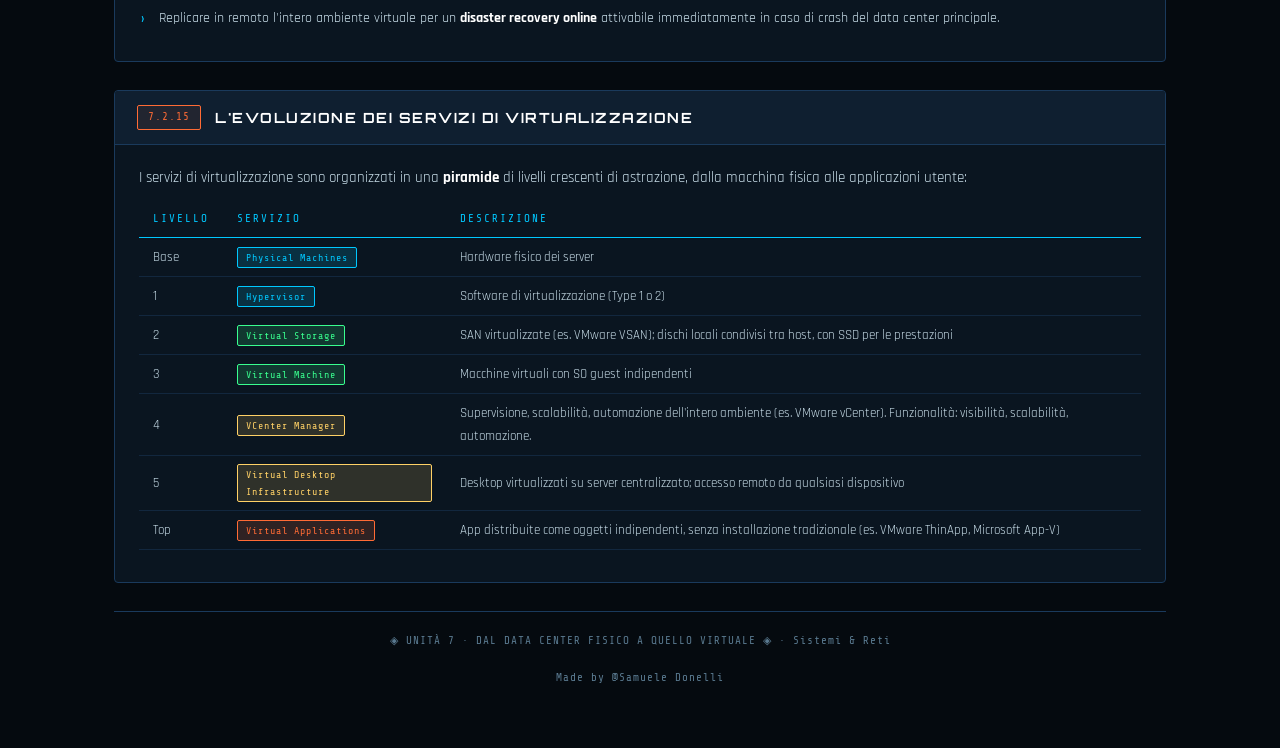
<file: pages/unita7_data_center_virtuale.html>
<!DOCTYPE html>
<html lang="it">
<head>
<meta charset="UTF-8">
<meta name="viewport" content="width=device-width, initial-scale=1.0">
<title>Unità 7 – Dal Data Center Fisico a Quello Virtuale</title>
<link href="https://fonts.googleapis.com/css2?family=Share+Tech+Mono&family=Rajdhani:wght@400;600;700&family=Orbitron:wght@700;900&display=swap" rel="stylesheet">
<link rel="stylesheet" href="../css/style.css">
<style>
  :root {
    --accent:     #ffd166;
    --accent-rgb: 255, 209, 102;
  }

  header { text-align: center; margin-bottom: 50px; }

  .header-badge, .hbadge {
    display: inline-block; font-family: var(--mono); font-size: 11px;
    color: var(--accent); letter-spacing: 3px; text-transform: uppercase;
    border: 1px solid var(--border); padding: 5px 16px; margin-bottom: 16px; position: relative;
  }
  .header-badge::before, .header-badge::after,
  .hbadge::before,       .hbadge::after {
    content: ''; position: absolute; width: 6px; height: 6px;
    border: 1px solid var(--accent); top: -3px;
  }
  .header-badge::before, .hbadge::before { left:  -3px; }
  .header-badge::after,  .hbadge::after  { right: -3px; }

  h1 {
    font-family: var(--head); font-size: clamp(20px, 3.5vw, 34px);
    font-weight: 900; color: #fff; letter-spacing: 2px; line-height: 1.2; margin-bottom: 10px;
  }
  h1 span, h1 em { color: var(--accent); font-style: normal; }

  .subtitle {
    font-family: var(--mono); color: var(--dim); font-size: 13px; letter-spacing: 1px;
  }
</style>
</head>
<body>
<div class="scanline"></div>
<div class="wrapper">

  <header>
    <a href="../index.html">
    <div class="header-badge">◈ INFORMATICA · SISTEMI &amp; RETI ◈</div>
    <h1>UNITÀ 7 – <span>DAL DATA CENTER FISICO A QUELLO VIRTUALE</span></h1>
    <p class="subtitle">// Infrastrutture, virtualizzazione, storage e networking virtuale //</p>
    </a>
  </header>

  <!-- 7.1 -->
  <div class="section-label">◈ 7.1 Il Data Center</div>

  <div class="topic">
    <div class="topic-header">
      <span class="topic-num">7.1</span>
      <span class="topic-title">CHE COS'È UN DATA CENTER</span>
    </div>
    <div class="topic-body">
      <p>Un <strong>data center</strong> (o CED – Centro Elaborazione Dati) è lo spazio fisico che ospita le infrastrutture tecnologiche di un'azienda per l'elaborazione, la memorizzazione e la condivisione delle informazioni.</p>
      <p>Fisicamente fornisce: spazio per rack, energia, raffreddamento, sicurezza fisica, connessioni Internet e servizi di sicurezza logica.</p>

      <div class="subtopic">
        <div class="subtopic-title">TIPOLOGIE DI DATA CENTER</div>
        <ul>
          <li><strong>Aziendali (CED):</strong> di proprietà di una singola azienda; gestiscono dati interni, flussi amministrativi, Intranet/Extranet.</li>
          <li><strong>Offerti da terzi (housing, hosting, cloud):</strong> strutture specializzate multipiattaforma; erogano applicazioni Web, email, server virtuali privati.</li>
        </ul>
      </div>
    </div>
  </div>

  <div class="topic">
    <div class="topic-header">
      <span class="topic-num green">7.1.1</span>
      <span class="topic-title">COME È FATTO UN DATA CENTER</span>
    </div>
    <div class="topic-body">
      <p>Il data center garantisce elaborazione e storage 24/7 grazie a sistemi ridondanti. Si compone di tre aree principali:</p>
      <ul>
        <li><strong>Infrastruttura operativa (white space):</strong> rack con server, storage, apparati di rete, sistemi di sicurezza di alto livello.</li>
        <li><strong>Infrastrutture di supporto:</strong> UPS, climatizzazione (CRAC), antincendio, distribuzione energia ridondante, connettività multi-operatore, switch e router.</li>
        <li><strong>Personale operativo:</strong> amministratori di rete, sistemisti, programmatori, addetti alla sicurezza.</li>
      </ul>

      <div class="tbl-wrap" style="margin-top:16px;">
        <table>
          <thead>
            <tr><th>AREA</th><th>COMPONENTI PRINCIPALI</th></tr>
          </thead>
          <tbody>
            <tr><td>Struttura</td><td>Edificio cablato, sala macchine, centro operativo, centro security</td></tr>
            <tr><td>Infrastruttura</td><td>CRAC, UPS, rack, sorveglianza, controllo ambiente, reti</td></tr>
            <tr><td>Apparati</td><td>Elaboratori, storage, router, switch, firewall</td></tr>
            <tr><td>Intelligenza</td><td>Sistemi di virtualizzazione, monitoraggio, sicurezza, software</td></tr>
            <tr><td>Personale</td><td>Sorveglianza, network, security, gestione, cablaggi</td></tr>
            <tr><td>Standard</td><td>TIA-942 con 4 livelli TIER di affidabilità</td></tr>
          </tbody>
        </table>
      </div>

      <div class="infobox yellow" style="margin-top:14px;">
        <div class="infobox-title">⚑ Standard TIER</div>
        I 4 livelli di affidabilità:<br>
        <strong>Tier I</strong> – 99,67% (fermo 28,8 h/anno) · <strong>Tier II</strong> – 99,75% (22 h) · <strong>Tier III</strong> – 99,98% (1,6 h) · <strong>Tier IV</strong> – 99,99% (0,8 h, fault tolerance completa).
      </div>

      <div class="subtopic" style="margin-top:16px;">
        <div class="subtopic-title">SICUREZZA FISICA E LOGICA</div>
        <ul>
          <li><strong>Disponibilità dei dati:</strong> protezione da sovratensioni, alluvioni, incendi, terremoti, errori umani; controllo accessi rigoroso.</li>
          <li><strong>Protezione delle informazioni:</strong> firewall, IDS (Intrusion Detection System); conformità alle normative sulla privacy.</li>
        </ul>
      </div>
    </div>
  </div>

  <div class="topic">
    <div class="topic-header">
      <span class="topic-num green">7.1.2</span>
      <span class="topic-title">L'EVOLUZIONE DEI DATA CENTER: DAL POSSESSO AL SERVIZIO</span>
    </div>
    <div class="topic-body">
      <p>L'evoluzione si è articolata in tre fasi progressive:</p>
      <div class="tbl-wrap">
        <table>
          <thead>
            <tr><th>FASE</th><th>CARATTERISTICHE</th><th>GESTIONE</th></tr>
          </thead>
          <tbody>
            <tr><td><strong>CED aziendale</strong></td><td>Hardware fisico in sede; spazi e apparati propri</td><td>Configurato e gestito dall'utente</td></tr>
            <tr><td><strong>Data center virtuale</strong> (collocation)</td><td>Server esternalizzati; virtualizzazione di elaboratori, dischi, rete</td><td>Configurato dall'utente, mantenuto dal provider</td></tr>
            <tr><td><strong>Cloud – Serverless</strong></td><td>Nessun legame con l'hardware; risorse on-demand come servizi software</td><td>Gestione automatizzata dal provider (FaaS)</td></tr>
          </tbody>
        </table>
      </div>
    </div>
  </div>

  <div class="topic">
    <div class="topic-header">
      <span class="topic-num green">7.1.3</span>
      <span class="topic-title">INCIDENTI E INTERRUZIONI DELLE ATTIVITÀ</span>
    </div>
    <div class="topic-body">
      <p>Concentrare servizi su un'unica struttura introduce il rischio di <strong>Single Point of Failure (SPoF)</strong>: un guasto può causare la paralisi completa dei sistemi (<em>downtime</em>). Lo standard <strong>ISO 22301</strong> definisce il Business Continuity Plan.</p>

      <div class="two-col" style="margin-top:14px;">
        <div class="col-box">
          <div class="col-box-title">⊕ Fault Tolerance</div>
          <p style="font-size:13px;">«Prevenire le perdite di dati» — Sistemi duplicati (RAID, server ridondanti) che rilevano guasti hardware e spostano il servizio sui sistemi paralleli senza interruzione.</p>
        </div>
        <div class="col-box c2">
          <div class="col-box-title">⊕ Disaster Recovery</div>
          <p style="font-size:13px;">«Non perdere i dati!» — Processo di recupero e ripristino da un sito secondario in caso di disastro. Il fattore chiave è il <strong>tempo di ripristino</strong>.</p>
        </div>
      </div>
      <div class="infobox cyan" style="margin-top:12px;">
        <div class="infobox-title">⊕ Business Continuity — «Zero Downtime»</div>
        Garantisce continuità operativa anche durante un evento avverso, impegnando risorse hardware e software ridondanti. Il data center deve essere duplicato in siti geograficamente distinti (max 50 km). È più forte del disaster recovery perché i sistemi devono funzionare <em>durante</em> il disastro.
      </div>
    </div>
  </div>

  <!-- 7.2 -->
  <div class="section-label">◈ 7.2 L'Astrazione Logica dell'Hardware</div>

  <div class="topic">
    <div class="topic-header">
      <span class="topic-num orange">7.2.1</span>
      <span class="topic-title">PERCHÉ VIRTUALIZZARE</span>
    </div>
    <div class="topic-body">
      <p>La <strong>virtualizzazione</strong> è una tecnologia software che permette di condividere le risorse di un computer eseguendo simultaneamente più sistemi operativi e applicazioni sulla stessa macchina fisica.</p>
      <p>È un'<em>astrazione dell'hardware</em>: le risorse fisiche vengono suddivise e rese disponibili come ambienti virtuali indipendenti.</p>

      <div class="two-col" style="margin-top:12px;">
        <div class="col-box">
          <div class="col-box-title">VANTAGGI</div>
          <ul>
            <li>Riduzione del numero di server fisici</li>
            <li>Riduzione dello spazio fisico</li>
            <li>Diminuzione dei consumi energetici</li>
            <li>Abbattimento dei costi di manutenzione</li>
          </ul>
        </div>
        <div class="col-box c2">
          <div class="col-box-title">REQUISITI</div>
          <ul>
            <li>Partizionamento dell'hardware</li>
            <li>Mantenimento delle priorità di esecuzione</li>
            <li>Replica dell'ambiente di astrazione hardware</li>
            <li>Gestione condivisa delle periferiche (hypervisor)</li>
            <li>Isolamento e sicurezza tra VM</li>
          </ul>
        </div>
      </div>

      <div class="subtopic">
        <div class="subtopic-title">CARATTERISTICHE DI UNA MACCHINA VIRTUALE</div>
        <ul>
          <li>Identica a una macchina fisica ma i componenti (CPU, RAM, disco, NIC) sono <strong>virtuali</strong>.</li>
          <li>Indipendente dall'hardware fisico: può essere spostata come un file.</li>
          <li>Compatibile con i sistemi operativi standard.</li>
          <li>Totalmente isolata dalle altre VM sulla stessa macchina fisica.</li>
        </ul>
      </div>
    </div>
  </div>

  <div class="topic">
    <div class="topic-header">
      <span class="topic-num orange">7.2.2</span>
      <span class="topic-title">LAYER FISICO E LAYER VIRTUALE</span>
    </div>
    <div class="topic-body">
      <p>In un <strong>ambiente tradizionale</strong> lo stack è: Hardware → BIOS → Kernel del SO → Driver → Shell → Applicazioni.</p>
      <p>In un <strong>ambiente virtualizzato</strong> il SO gestisce le risorse fisiche e crea gli ambienti per le nuove macchine, ognuna dotata di proprio hardware virtuale, BIOS e SO guest.</p>
      <div class="infobox yellow">
        <div class="infobox-title">⚙ Supporto CPU alla virtualizzazione</div>
        I processori moderni (Intel VT-D, AMD-V) integrano funzioni native per la virtualizzazione, attivabili dal BIOS. L'impostazione di isolamento della RAM è fondamentale per la sicurezza delle VM.
      </div>
    </div>
  </div>

  <div class="topic">
    <div class="topic-header">
      <span class="topic-num orange">7.2.3</span>
      <span class="topic-title">ARCHITETTURE DELLE MACCHINE VIRTUALI — HYPERVISOR</span>
    </div>
    <div class="topic-body">
      <p>Il <strong>Virtual Machine Monitor (Hypervisor)</strong> è il software di basso livello che consente ai sistemi operativi guest di girare in contemporanea su un singolo host, allocando risorse di memoria e I/O in tempo reale.</p>

      <div class="two-col" style="margin-top:12px;">
        <div class="col-box">
          <div class="col-box-title">TYPE 1 — Bare Metal / Native</div>
          <ul>
            <li>Si integra direttamente col kernel del SO e l'hardware.</li>
            <li>Massima efficienza, velocità e stabilità.</li>
            <li>Nessun SO preesistente sulla macchina.</li>
            <li>Usato per la virtualizzazione di server enterprise e VDI (Virtual Desktop Infrastructure).</li>
          </ul>
        </div>
        <div class="col-box c2">
          <div class="col-box-title">TYPE 2 — Hosted</div>
          <ul>
            <li>Si appoggia su un SO host già presente.</li>
            <li>Funziona come applicazione utente.</li>
            <li>Meno efficiente ma facile da installare, spesso gratuito.</li>
            <li>Esempi: VMware Workstation, VirtualBox, Microsoft Hyper-V.</li>
          </ul>
        </div>
      </div>

      <div class="infobox cyan" style="margin-top:14px;">
        <div class="infobox-title">ℹ Virtual Desktop Infrastructure (VDI)</div>
        Con il Type 1, i sistemi operativi desktop sono ospitati in VM su un server centralizzato. Gli utenti accedono remotamente tramite PC, tablet o thin client. Utile in ambienti aziendali con molte sedi.
      </div>
    </div>
  </div>

  <div class="topic">
    <div class="topic-header">
      <span class="topic-num orange">7.2.4 – 7.2.5</span>
      <span class="topic-title">CREAZIONE E AMMINISTRAZIONE DELL'AMBIENTE VIRTUALE</span>
    </div>
    <div class="topic-body">
      <p>Gli ambienti <strong>Type 1 (Bare Metal)</strong> hanno l'hypervisor interfacciato direttamente con l'hardware per gestire in esclusiva i driver fisici. Il SO installato è <strong>minimale</strong> (solo kernel) e interagisce direttamente con l'hypervisor.</p>
      <p>L'amministrazione completa avviene tramite un <strong>client remoto</strong> o un'<strong>applicazione Web</strong>; in locale si configurano solo parametri di rete, data/ora e password.</p>
    </div>
  </div>

  <div class="topic">
    <div class="topic-header">
      <span class="topic-num orange">7.2.6</span>
      <span class="topic-title">LA GESTIONE DELLO STORAGE</span>
    </div>
    <div class="topic-body">
      <p>In un ambiente virtualizzato lo storage presenta diversi livelli di astrazione che nascondono la complessità fisica. I dischi virtuali di ogni VM corrispondono a <strong>file</strong> sul sistema fisico, spostabili "a caldo".</p>

      <div class="subtopic">
        <div class="subtopic-title">STORAGE INTERNO — DAS (Direct Attached Storage)</div>
        <p style="font-size:14px;">Dischi fissi connessi direttamente al server. Visibili solo internamente; difficile condivisione tra più host.</p>
      </div>

      <div class="subtopic">
        <div class="subtopic-title green">STORAGE ESTERNO — SAN (Storage Area Network)</div>
        <p style="font-size:14px;">Insieme di dischi fissi configurati come un unico grande disco logico, collegati in rete dedicata (Fibre Channel, fino a 16–100 Gbit/s). Scalabile fino a diversi petabyte.</p>
        <ul>
          <li>Gestione e backup centralizzati</li>
          <li>Alta velocità e affidabilità</li>
          <li>Separazione delle risorse di storage da quelle dei server in LAN</li>
        </ul>
      </div>

      <div class="subtopic">
        <div class="subtopic-title">NAS (Network Attached Storage)</div>
        <p style="font-size:14px;">Dispositivo che espone un'unità disco sulla rete, permettendo la condivisione tra utenti con file system dedicati.</p>
      </div>

      <div class="subtopic">
        <div class="subtopic-title orange">GESTIONE RIDONDANZE — RAID</div>
        <p style="font-size:14px;">Tecnica per raggruppare dischi in un volume logico con tolleranza ai guasti:</p>
        <div class="tbl-wrap">
          <table>
            <thead><tr><th>TIPO</th><th>MECCANISMO</th><th>NOTA</th></tr></thead>
            <tbody>
              <tr><td><strong>RAID 1</strong> (Mirroring)</td><td>2 dischi identici — copia esatta dell'altro</td><td>50% dello spazio utile; massima sicurezza e performance</td></tr>
              <tr><td><strong>RAID 5</strong> (Parità distribuita)</td><td>≥3 dischi — dati su 2, parità sul 3°</td><td>Meno spreco di RAID 1; scrittura più lenta (calcolo parità)</td></tr>
            </tbody>
          </table>
        </div>
      </div>
    </div>
  </div>

  <div class="topic">
    <div class="topic-header">
      <span class="topic-num orange">7.2.7</span>
      <span class="topic-title">IL VIRTUAL NETWORKING</span>
    </div>
    <div class="topic-body">
      <p>La <strong>rete virtuale</strong> è un insieme di macchine virtuali collegate logicamente tra loro, realizzata tramite software che emula i dispositivi fisici: schede di rete virtuali (vNIC), switch virtuali, router virtuali.</p>
      <ul>
        <li>Lo <strong>switch virtuale</strong> rileva le VM collegate alle sue porte virtuali e indirizza il traffico (livello 2 OSI); supporta VLAN multiple (IEEE 802.1q).</li>
        <li>Il protocollo <strong>LACP (IEEE 802.3ad)</strong> aggrega più NIC fisiche in un'unica logica per maggiori prestazioni e ridondanza.</li>
        <li>Le <strong>uplink port</strong> collegano la rete virtuale a quella fisica esterna.</li>
      </ul>
    </div>
  </div>

  <div class="topic">
    <div class="topic-header">
      <span class="topic-num orange">7.2.8 – 7.2.9</span>
      <span class="topic-title">DRIVER E CONFIGURAZIONE DELL'HARDWARE VIRTUALE</span>
    </div>
    <div class="topic-body">
      <p>I produttori di sistemi di virtualizzazione forniscono pacchetti di <strong>driver</strong> per i SO guest (Windows, distribuzioni Linux) per il corretto riconoscimento delle periferiche virtuali e l'ottimizzazione delle prestazioni.</p>
      <p>Ogni risorsa allocata a una VM deve avere una corrispondente risorsa fisica disponibile. Regola pratica: usare come limite di utilizzo i <strong>⅔ delle risorse fisiche</strong> (disco e RAM).</p>
      <div class="infobox orange">
        <div class="infobox-title">⚠ Attenzione alla configurazione</div>
        Un eccesso di risorse esaurisce l'host con effetto domino su tutte le VM. Un difetto (es. RAM insufficiente) forza l'uso continuo della swap su disco, degradando le prestazioni dell'intero host.
      </div>
    </div>
  </div>

  <div class="topic">
    <div class="topic-header">
      <span class="topic-num orange">7.2.10</span>
      <span class="topic-title">GESTIONE DI UN CLUSTER DI HOST</span>
    </div>
    <div class="topic-body">
      <p>Un <strong>cluster di failover</strong> è un gruppo di nodi (server) che lavorano insieme per mantenere al massimo la disponibilità di dati e servizi. In caso di guasto di un host fisico, il gestore del virtual data center sposta le VM sugli altri host.</p>
      <ul>
        <li>Gli host del cluster comunicano tramite una rete privata (<strong>heartbeat network</strong>) non accessibile dall'esterno.</li>
        <li>La gestione dei cluster è integrata nell'hypervisor nei sistemi moderni.</li>
      </ul>
    </div>
  </div>

  <div class="topic">
    <div class="topic-header">
      <span class="topic-num orange">7.2.11</span>
      <span class="topic-title">LE FUNZIONI DI MIGRAZIONE</span>
    </div>
    <div class="topic-body">
      <div class="two-col">
        <div class="col-box">
          <div class="col-box-title">MIGRAZIONE DI VM (Live Migration)</div>
          <p style="font-size:13px;">Sposta una VM in esecuzione da un host fisico a un altro senza interruzioni. Il downtime è dell'ordine di pochi secondi. La VM originaria viene sospesa solo dopo aver copiato interamente memoria e stato sull'host di destinazione.</p>
        </div>
        <div class="col-box c2">
          <div class="col-box-title">MIGRAZIONE DELLO STORAGE</div>
          <p style="font-size:13px;">Sposta i file di una VM da uno storage a un altro senza interruzioni (live). Utile per manutenzione RAID, aggiornamento hardware o ottimizzazione dei carichi. Usa il <strong>Mirror Driver</strong> per la sincronizzazione.</p>
        </div>
      </div>
    </div>
  </div>

  <div class="topic">
    <div class="topic-header">
      <span class="topic-num orange">7.2.12</span>
      <span class="topic-title">SNAPSHOT</span>
    </div>
    <div class="topic-body">
      <p>Uno <strong>snapshot</strong> cattura lo stato completo di una VM in un dato momento. Serve come punto di ripristino prima di modifiche critiche o aggiornamenti rischiosi.</p>
      <ul>
        <li>Non è un backup: il ripristino comporta la perdita dei dati successivi all'attivazione.</li>
        <li>Durante lo snapshot si creano file paralleli (<em>transazionali</em>) al posto di scrivere direttamente sulla VM.</li>
        <li>Usare solo quando necessario e per tempi limitati: uno snapshot prolungato occupa spazio su disco e può saturare lo storage.</li>
      </ul>
    </div>
  </div>

  <div class="topic">
    <div class="topic-header">
      <span class="topic-num orange">7.2.13</span>
      <span class="topic-title">CLONAZIONE E TEMPLATE</span>
    </div>
    <div class="topic-body">
      <ul>
        <li><strong>Clonazione:</strong> duplica una VM ottenendone un'altra con la stessa configurazione. La copia deve essere personalizzata (nome, rete) prima dell'accensione per evitare conflitti.</li>
        <li><strong>Template:</strong> modello derivato da una VM esistente, usato per il deploy rapido di macchine simili con parametri personalizzabili (nome, rete, ecc.).</li>
      </ul>
    </div>
  </div>

  <div class="topic">
    <div class="topic-header">
      <span class="topic-num orange">7.2.14</span>
      <span class="topic-title">BACKUP E REPLICHE DEL DATA CENTER VIRTUALE</span>
    </div>
    <div class="topic-body">
      <p>Negli ambienti virtuali il backup può includere l'intero stato del server (dati + SO) in un unico file, ripristinabile su un sistema remoto. I gestori di backup possono:</p>
      <ul>
        <li>Copiare le intere VM su storage SAN/NAS.</li>
        <li>Ripristinare integralmente o selettivamente (file e cartelle).</li>
        <li>Replicare in remoto l'intero ambiente virtuale per un <strong>disaster recovery online</strong> attivabile immediatamente in caso di crash del data center principale.</li>
      </ul>
    </div>
  </div>

  <div class="topic">
    <div class="topic-header">
      <span class="topic-num orange">7.2.15</span>
      <span class="topic-title">L'EVOLUZIONE DEI SERVIZI DI VIRTUALIZZAZIONE</span>
    </div>
    <div class="topic-body">
      <p>I servizi di virtualizzazione sono organizzati in una <strong>piramide</strong> di livelli crescenti di astrazione, dalla macchina fisica alle applicazioni utente:</p>

      <div class="tbl-wrap">
        <table>
          <thead><tr><th>LIVELLO</th><th>SERVIZIO</th><th>DESCRIZIONE</th></tr></thead>
          <tbody>
            <tr><td>Base</td><td><span class="tag cyan">Physical Machines</span></td><td>Hardware fisico dei server</td></tr>
            <tr><td>1</td><td><span class="tag cyan">Hypervisor</span></td><td>Software di virtualizzazione (Type 1 o 2)</td></tr>
            <tr><td>2</td><td><span class="tag green">Virtual Storage</span></td><td>SAN virtualizzate (es. VMware VSAN); dischi locali condivisi tra host, con SSD per le prestazioni</td></tr>
            <tr><td>3</td><td><span class="tag green">Virtual Machine</span></td><td>Macchine virtuali con SO guest indipendenti</td></tr>
            <tr><td>4</td><td><span class="tag yellow">VCenter Manager</span></td><td>Supervisione, scalabilità, automazione dell'intero ambiente (es. VMware vCenter). Funzionalità: visibilità, scalabilità, automazione.</td></tr>
            <tr><td>5</td><td><span class="tag yellow">Virtual Desktop Infrastructure</span></td><td>Desktop virtualizzati su server centralizzato; accesso remoto da qualsiasi dispositivo</td></tr>
            <tr><td>Top</td><td><span class="tag orange">Virtual Applications</span></td><td>App distribuite come oggetti indipendenti, senza installazione tradizionale (es. VMware ThinApp, Microsoft App-V)</td></tr>
          </tbody>
        </table>
      </div>
    </div>
  </div>

  <footer>
    ◈ UNITÀ 7 · DAL DATA CENTER FISICO A QUELLO VIRTUALE ◈ · Sistemi &amp; Reti
    <br><br>
    Made by @Samuele Donelli
  </footer>
</div>
</body>
</html>
</file>
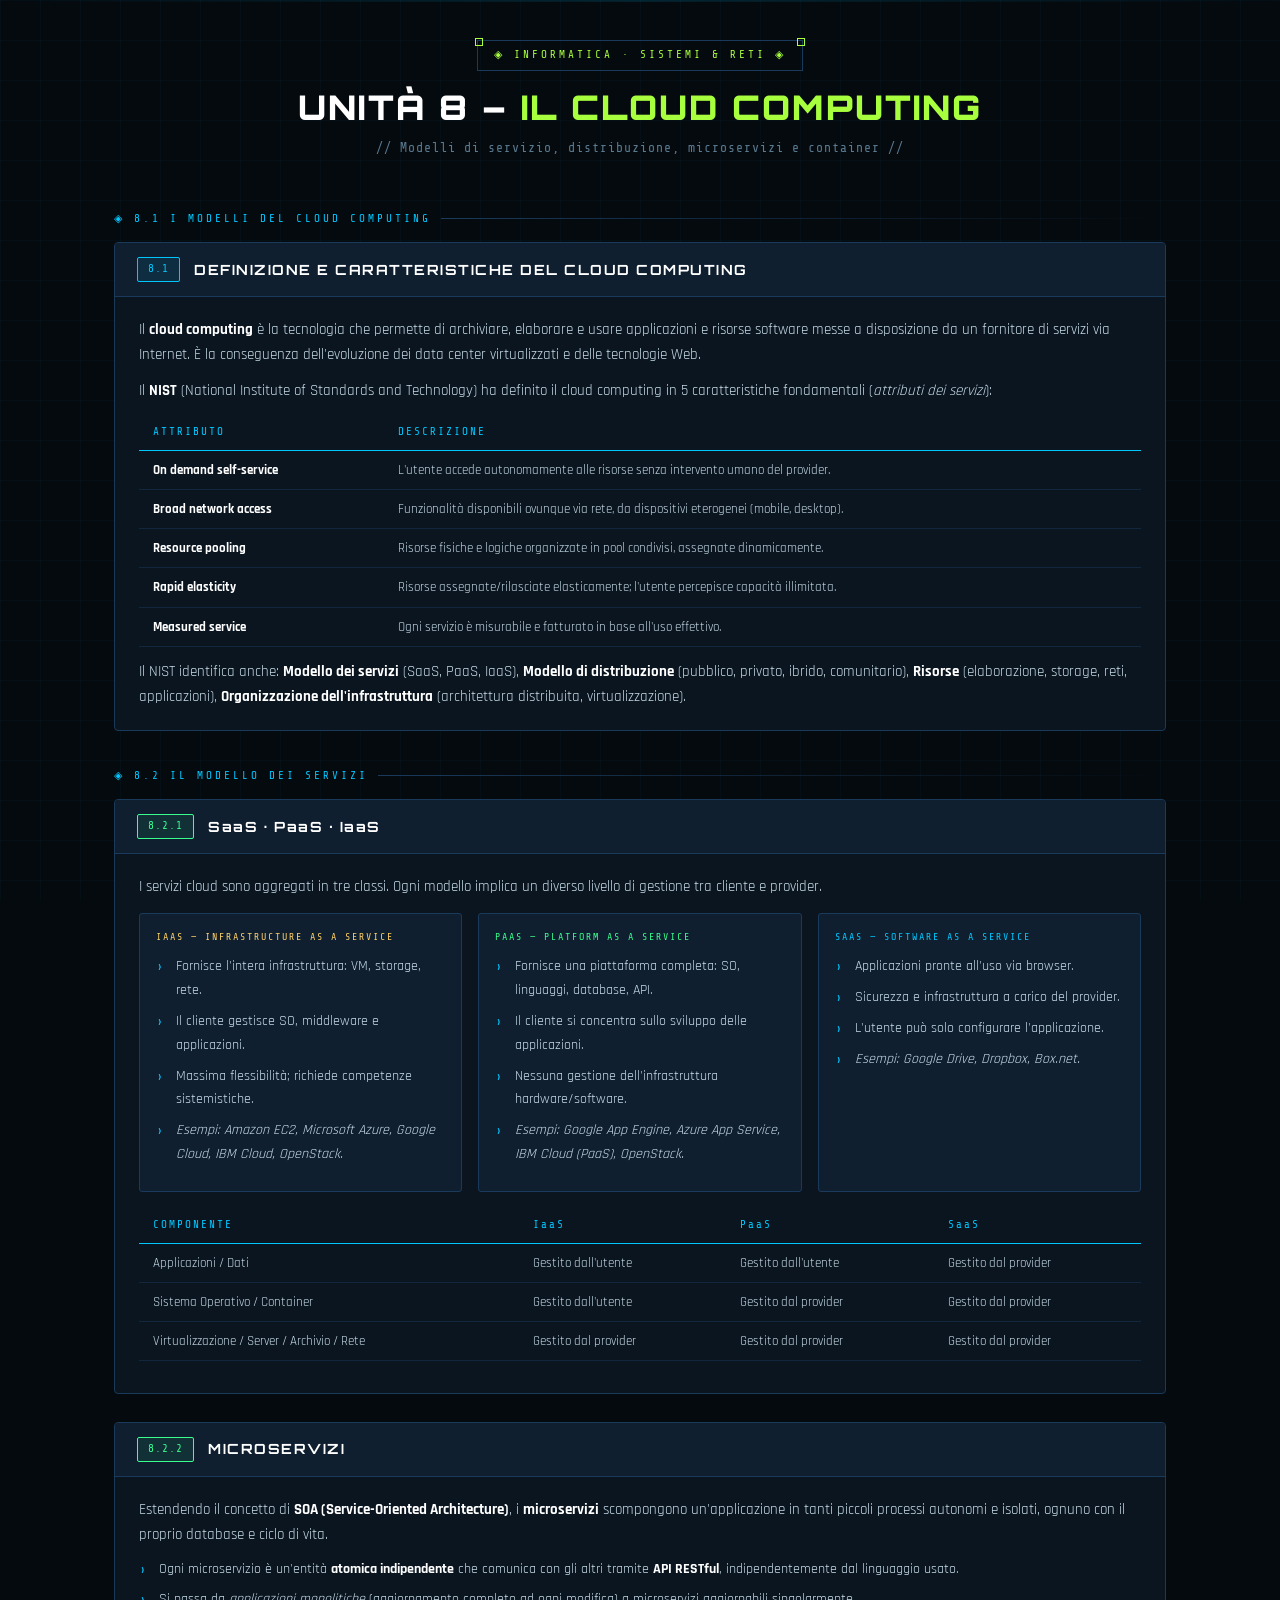
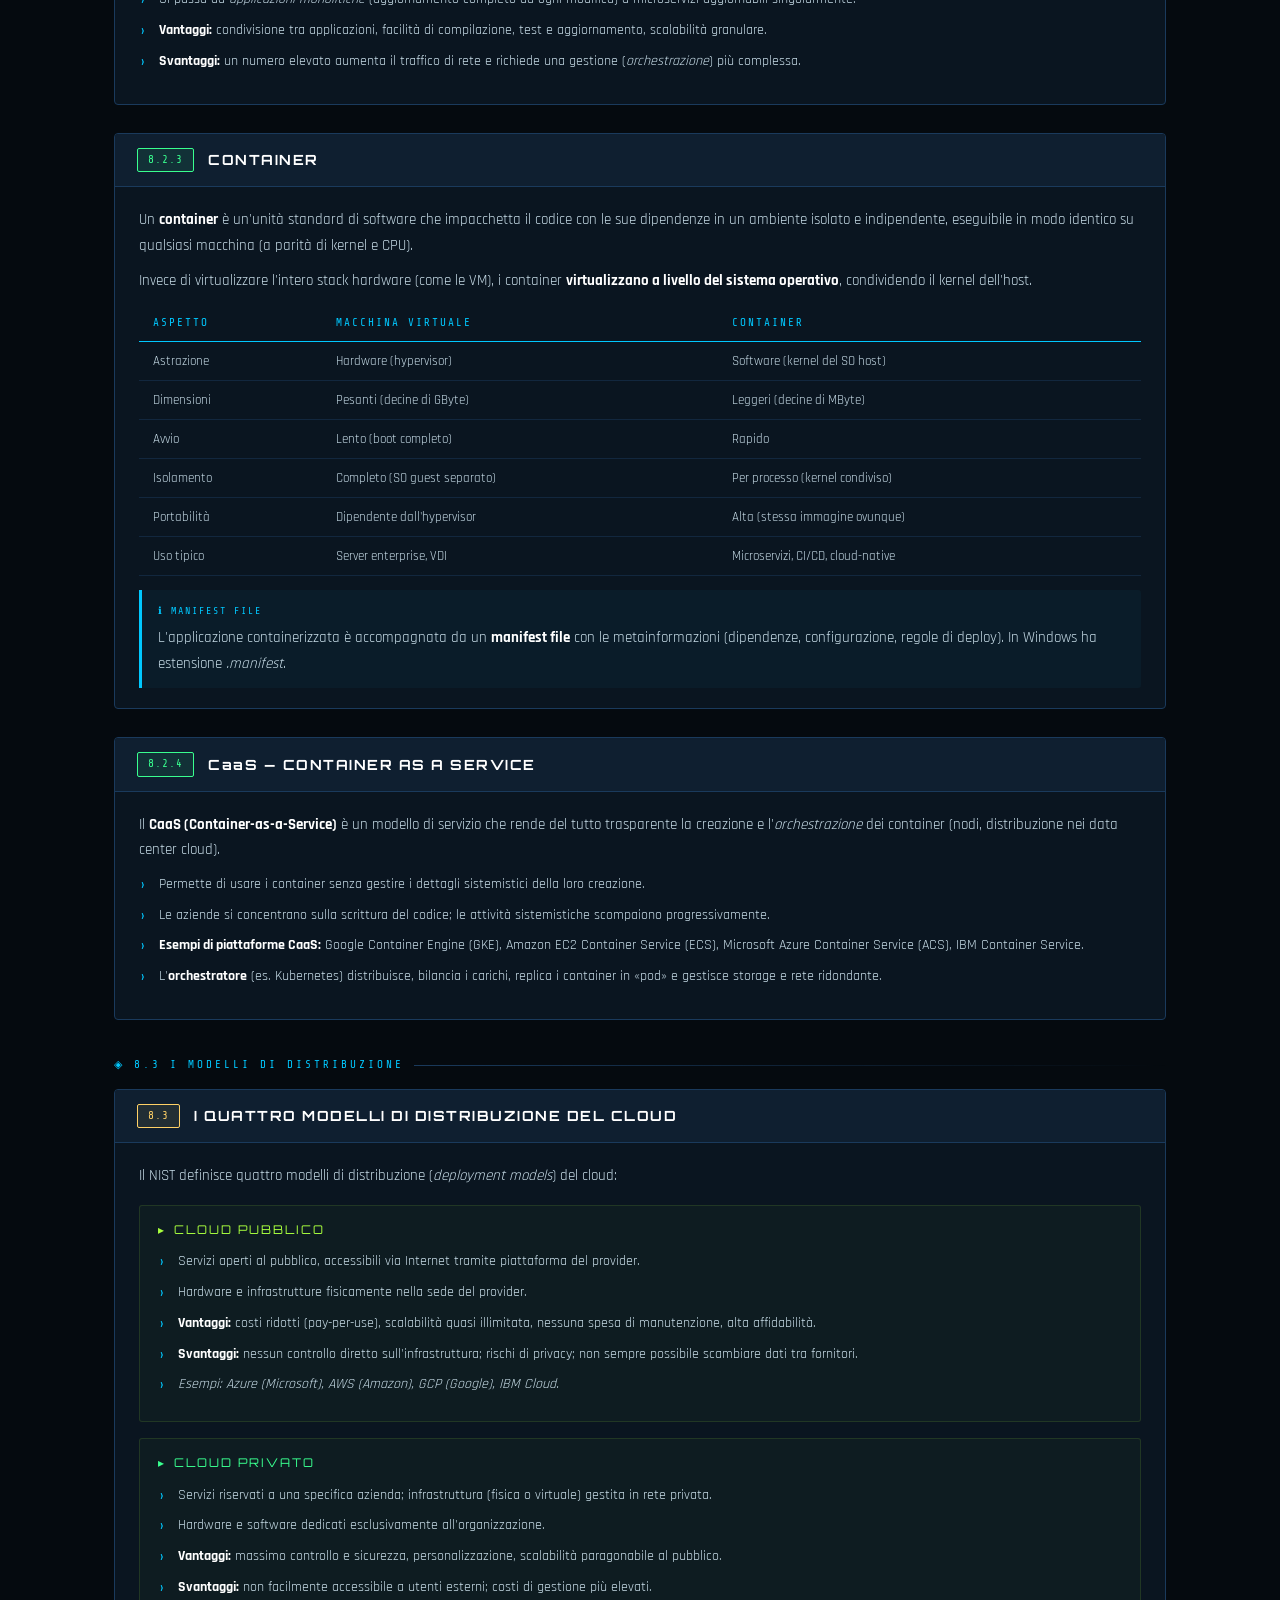
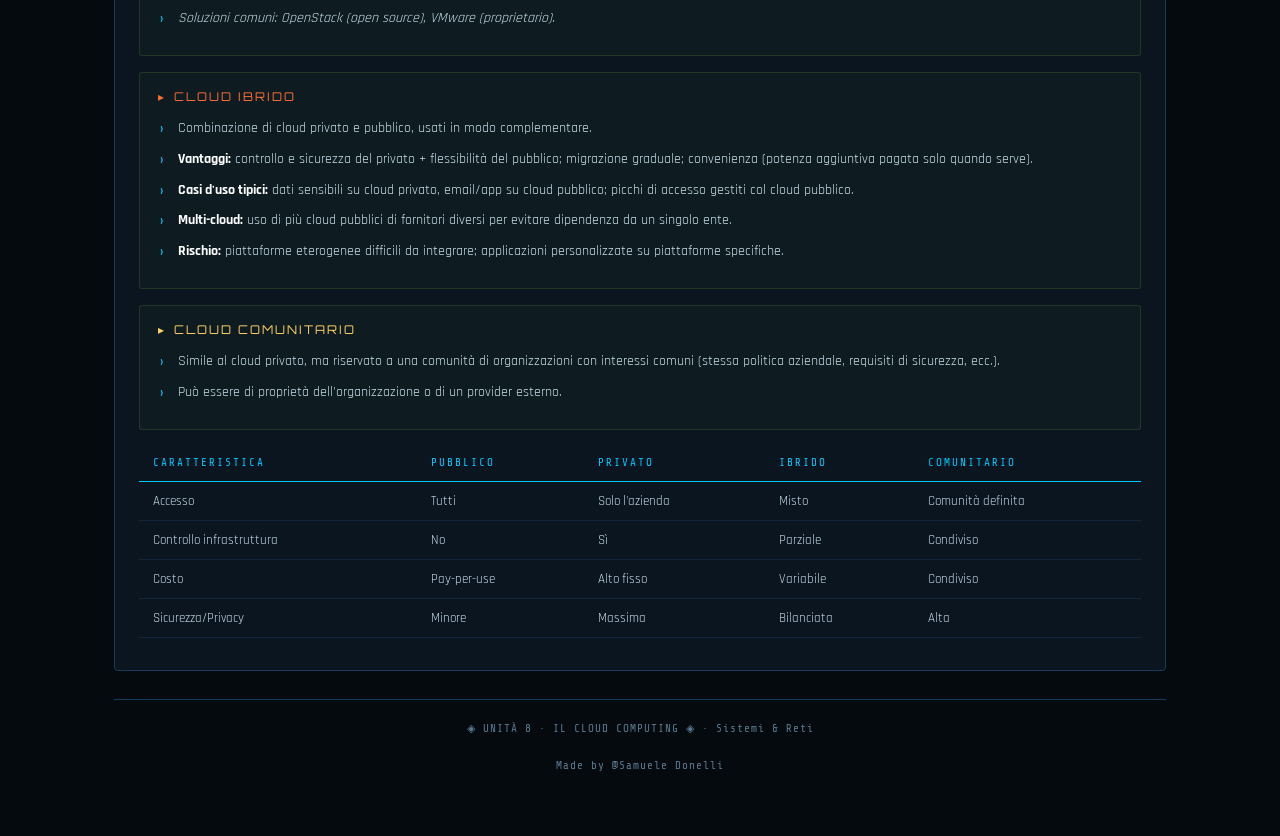
<file: pages/unita8_cloud_computing.html>
<!DOCTYPE html>
<html lang="it">
<head>
<meta charset="UTF-8">
<meta name="viewport" content="width=device-width, initial-scale=1.0">
<title>Unità 8 – Il Cloud Computing</title>
<link href="https://fonts.googleapis.com/css2?family=Share+Tech+Mono&family=Rajdhani:wght@400;600;700&family=Orbitron:wght@700;900&display=swap" rel="stylesheet">
<link rel="stylesheet" href="../css/style.css">
<style>
  :root {
    --accent:     #a8ff3e;
    --accent-rgb: 168, 255, 62;
  }

  header { text-align: center; margin-bottom: 50px; }

  .header-badge, .hbadge {
    display: inline-block; font-family: var(--mono); font-size: 11px;
    color: var(--accent); letter-spacing: 3px; text-transform: uppercase;
    border: 1px solid var(--border); padding: 5px 16px; margin-bottom: 16px; position: relative;
  }
  .header-badge::before, .header-badge::after,
  .hbadge::before,       .hbadge::after {
    content: ''; position: absolute; width: 6px; height: 6px;
    border: 1px solid var(--accent); top: -3px;
  }
  .header-badge::before, .hbadge::before { left:  -3px; }
  .header-badge::after,  .hbadge::after  { right: -3px; }

  h1 {
    font-family: var(--head); font-size: clamp(20px, 3.5vw, 34px);
    font-weight: 900; color: #fff; letter-spacing: 2px; line-height: 1.2; margin-bottom: 10px;
  }
  h1 span, h1 em { color: var(--accent); font-style: normal; }

  .subtitle {
    font-family: var(--mono); color: var(--dim); font-size: 13px; letter-spacing: 1px;
  }
</style>
</head>
<body>
<div class="scanline"></div>
<div class="wrapper">

  <header>
    <a href="../index.html">
    <div class="header-badge">◈ INFORMATICA · SISTEMI &amp; RETI ◈</div>
    <h1>UNITÀ 8 – <span>IL CLOUD COMPUTING</span></h1>
    <p class="subtitle">// Modelli di servizio, distribuzione, microservizi e container //</p>
    </a>
  </header>

  <!-- 8.1 -->
  <div class="section-label">◈ 8.1 I modelli del Cloud Computing</div>

  <div class="topic">
    <div class="topic-header">
      <span class="topic-num">8.1</span>
      <span class="topic-title">DEFINIZIONE E CARATTERISTICHE DEL CLOUD COMPUTING</span>
    </div>
    <div class="topic-body">
      <p>Il <strong>cloud computing</strong> è la tecnologia che permette di archiviare, elaborare e usare applicazioni e risorse software messe a disposizione da un fornitore di servizi via Internet. È la conseguenza dell'evoluzione dei data center virtualizzati e delle tecnologie Web.</p>

      <p>Il <strong>NIST</strong> (National Institute of Standards and Technology) ha definito il cloud computing in 5 caratteristiche fondamentali (<em>attributi dei servizi</em>):</p>

      <div class="tbl-wrap">
        <table>
          <thead><tr><th>ATTRIBUTO</th><th>DESCRIZIONE</th></tr></thead>
          <tbody>
            <tr><td><strong>On demand self-service</strong></td><td>L'utente accede autonomamente alle risorse senza intervento umano del provider.</td></tr>
            <tr><td><strong>Broad network access</strong></td><td>Funzionalità disponibili ovunque via rete, da dispositivi eterogenei (mobile, desktop).</td></tr>
            <tr><td><strong>Resource pooling</strong></td><td>Risorse fisiche e logiche organizzate in pool condivisi, assegnate dinamicamente.</td></tr>
            <tr><td><strong>Rapid elasticity</strong></td><td>Risorse assegnate/rilasciate elasticamente; l'utente percepisce capacità illimitata.</td></tr>
            <tr><td><strong>Measured service</strong></td><td>Ogni servizio è misurabile e fatturato in base all'uso effettivo.</td></tr>
          </tbody>
        </table>
      </div>

      <p style="margin-top:12px;">Il NIST identifica anche: <strong>Modello dei servizi</strong> (SaaS, PaaS, IaaS), <strong>Modello di distribuzione</strong> (pubblico, privato, ibrido, comunitario), <strong>Risorse</strong> (elaborazione, storage, reti, applicazioni), <strong>Organizzazione dell'infrastruttura</strong> (architettura distribuita, virtualizzazione).</p>
    </div>
  </div>

  <!-- 8.2 -->
  <div class="section-label">◈ 8.2 Il modello dei servizi</div>

  <div class="topic">
    <div class="topic-header">
      <span class="topic-num green">8.2.1</span>
      <span class="topic-title">SaaS · PaaS · IaaS</span>
    </div>
    <div class="topic-body">
      <p>I servizi cloud sono aggregati in tre classi. Ogni modello implica un diverso livello di gestione tra cliente e provider.</p>

      <div class="three-col" style="margin-top:14px;">
        <div class="col-box">
          <div class="col-box-title">IaaS — Infrastructure as a Service</div>
          <ul>
            <li>Fornisce l'intera infrastruttura: VM, storage, rete.</li>
            <li>Il cliente gestisce SO, middleware e applicazioni.</li>
            <li>Massima flessibilità; richiede competenze sistemistiche.</li>
            <li><em>Esempi: Amazon EC2, Microsoft Azure, Google Cloud, IBM Cloud, OpenStack.</em></li>
          </ul>
        </div>
        <div class="col-box c2">
          <div class="col-box-title">PaaS — Platform as a Service</div>
          <ul>
            <li>Fornisce una piattaforma completa: SO, linguaggi, database, API.</li>
            <li>Il cliente si concentra sullo sviluppo delle applicazioni.</li>
            <li>Nessuna gestione dell'infrastruttura hardware/software.</li>
            <li><em>Esempi: Google App Engine, Azure App Service, IBM Cloud (PaaS), OpenStack.</em></li>
          </ul>
        </div>
        <div class="col-box c3">
          <div class="col-box-title">SaaS — Software as a Service</div>
          <ul>
            <li>Applicazioni pronte all'uso via browser.</li>
            <li>Sicurezza e infrastruttura a carico del provider.</li>
            <li>L'utente può solo configurare l'applicazione.</li>
            <li><em>Esempi: Google Drive, Dropbox, Box.net.</em></li>
          </ul>
        </div>
      </div>

      <div class="tbl-wrap" style="margin-top:16px;">
        <table>
          <thead><tr><th>COMPONENTE</th><th>IaaS</th><th>PaaS</th><th>SaaS</th></tr></thead>
          <tbody>
            <tr><td>Applicazioni / Dati</td><td>Gestito dall'utente</td><td>Gestito dall'utente</td><td>Gestito dal provider</td></tr>
            <tr><td>Sistema Operativo / Container</td><td>Gestito dall'utente</td><td>Gestito dal provider</td><td>Gestito dal provider</td></tr>
            <tr><td>Virtualizzazione / Server / Archivio / Rete</td><td>Gestito dal provider</td><td>Gestito dal provider</td><td>Gestito dal provider</td></tr>
          </tbody>
        </table>
      </div>
    </div>
  </div>

  <div class="topic">
    <div class="topic-header">
      <span class="topic-num green">8.2.2</span>
      <span class="topic-title">MICROSERVIZI</span>
    </div>
    <div class="topic-body">
      <p>Estendendo il concetto di <strong>SOA (Service-Oriented Architecture)</strong>, i <strong>microservizi</strong> scompongono un'applicazione in tanti piccoli processi autonomi e isolati, ognuno con il proprio database e ciclo di vita.</p>
      <ul>
        <li>Ogni microservizio è un'entità <strong>atomica indipendente</strong> che comunica con gli altri tramite <strong>API RESTful</strong>, indipendentemente dal linguaggio usato.</li>
        <li>Si passa da <em>applicazioni monolitiche</em> (aggiornamento completo ad ogni modifica) a microservizi aggiornabili singolarmente.</li>
        <li><strong>Vantaggi:</strong> condivisione tra applicazioni, facilità di compilazione, test e aggiornamento, scalabilità granulare.</li>
        <li><strong>Svantaggi:</strong> un numero elevato aumenta il traffico di rete e richiede una gestione (<em>orchestrazione</em>) più complessa.</li>
      </ul>
    </div>
  </div>

  <div class="topic">
    <div class="topic-header">
      <span class="topic-num green">8.2.3</span>
      <span class="topic-title">CONTAINER</span>
    </div>
    <div class="topic-body">
      <p>Un <strong>container</strong> è un'unità standard di software che impacchetta il codice con le sue dipendenze in un ambiente isolato e indipendente, eseguibile in modo identico su qualsiasi macchina (a parità di kernel e CPU).</p>
      <p>Invece di virtualizzare l'intero stack hardware (come le VM), i container <strong>virtualizzano a livello del sistema operativo</strong>, condividendo il kernel dell'host.</p>

      <div class="tbl-wrap" style="margin-top:12px;">
        <table>
          <thead><tr><th>ASPETTO</th><th>MACCHINA VIRTUALE</th><th>CONTAINER</th></tr></thead>
          <tbody>
            <tr><td>Astrazione</td><td>Hardware (hypervisor)</td><td>Software (kernel del SO host)</td></tr>
            <tr><td>Dimensioni</td><td>Pesanti (decine di GByte)</td><td>Leggeri (decine di MByte)</td></tr>
            <tr><td>Avvio</td><td>Lento (boot completo)</td><td>Rapido</td></tr>
            <tr><td>Isolamento</td><td>Completo (SO guest separato)</td><td>Per processo (kernel condiviso)</td></tr>
            <tr><td>Portabilità</td><td>Dipendente dall'hypervisor</td><td>Alta (stessa immagine ovunque)</td></tr>
            <tr><td>Uso tipico</td><td>Server enterprise, VDI</td><td>Microservizi, CI/CD, cloud-native</td></tr>
          </tbody>
        </table>
      </div>

      <div class="infobox cyan" style="margin-top:14px;">
        <div class="infobox-title">ℹ Manifest File</div>
        L'applicazione containerizzata è accompagnata da un <strong>manifest file</strong> con le metainformazioni (dipendenze, configurazione, regole di deploy). In Windows ha estensione <em>.manifest</em>.
      </div>
    </div>
  </div>

  <div class="topic">
    <div class="topic-header">
      <span class="topic-num green">8.2.4</span>
      <span class="topic-title">CaaS — CONTAINER AS A SERVICE</span>
    </div>
    <div class="topic-body">
      <p>Il <strong>CaaS (Container-as-a-Service)</strong> è un modello di servizio che rende del tutto trasparente la creazione e l'<em>orchestrazione</em> dei container (nodi, distribuzione nei data center cloud).</p>
      <ul>
        <li>Permette di usare i container senza gestire i dettagli sistemistici della loro creazione.</li>
        <li>Le aziende si concentrano sulla scrittura del codice; le attività sistemistiche scompaiono progressivamente.</li>
        <li><strong>Esempi di piattaforme CaaS:</strong> Google Container Engine (GKE), Amazon EC2 Container Service (ECS), Microsoft Azure Container Service (ACS), IBM Container Service.</li>
        <li>L'<strong>orchestratore</strong> (es. Kubernetes) distribuisce, bilancia i carichi, replica i container in «pod» e gestisce storage e rete ridondante.</li>
      </ul>
    </div>
  </div>

  <!-- 8.3 -->
  <div class="section-label">◈ 8.3 I modelli di distribuzione</div>

  <div class="topic">
    <div class="topic-header">
      <span class="topic-num yellow">8.3</span>
      <span class="topic-title">I QUATTRO MODELLI DI DISTRIBUZIONE DEL CLOUD</span>
    </div>
    <div class="topic-body">
      <p>Il NIST definisce quattro modelli di distribuzione (<em>deployment models</em>) del cloud:</p>

      <div class="subtopic">
        <div class="subtopic-title">CLOUD PUBBLICO</div>
        <ul>
          <li>Servizi aperti al pubblico, accessibili via Internet tramite piattaforma del provider.</li>
          <li>Hardware e infrastrutture fisicamente nella sede del provider.</li>
          <li><strong>Vantaggi:</strong> costi ridotti (pay-per-use), scalabilità quasi illimitata, nessuna spesa di manutenzione, alta affidabilità.</li>
          <li><strong>Svantaggi:</strong> nessun controllo diretto sull'infrastruttura; rischi di privacy; non sempre possibile scambiare dati tra fornitori.</li>
          <li><em>Esempi: Azure (Microsoft), AWS (Amazon), GCP (Google), IBM Cloud.</em></li>
        </ul>
      </div>

      <div class="subtopic">
        <div class="subtopic-title green">CLOUD PRIVATO</div>
        <ul>
          <li>Servizi riservati a una specifica azienda; infrastruttura (fisica o virtuale) gestita in rete privata.</li>
          <li>Hardware e software dedicati esclusivamente all'organizzazione.</li>
          <li><strong>Vantaggi:</strong> massimo controllo e sicurezza, personalizzazione, scalabilità paragonabile al pubblico.</li>
          <li><strong>Svantaggi:</strong> non facilmente accessibile a utenti esterni; costi di gestione più elevati.</li>
          <li><em>Soluzioni comuni: OpenStack (open source), VMware (proprietario).</em></li>
        </ul>
      </div>

      <div class="subtopic">
        <div class="subtopic-title orange">CLOUD IBRIDO</div>
        <ul>
          <li>Combinazione di cloud privato e pubblico, usati in modo complementare.</li>
          <li><strong>Vantaggi:</strong> controllo e sicurezza del privato + flessibilità del pubblico; migrazione graduale; convenienza (potenza aggiuntiva pagata solo quando serve).</li>
          <li><strong>Casi d'uso tipici:</strong> dati sensibili su cloud privato, email/app su cloud pubblico; picchi di accesso gestiti col cloud pubblico.</li>
          <li><strong>Multi-cloud:</strong> uso di più cloud pubblici di fornitori diversi per evitare dipendenza da un singolo ente.</li>
          <li><strong>Rischio:</strong> piattaforme eterogenee difficili da integrare; applicazioni personalizzate su piattaforme specifiche.</li>
        </ul>
      </div>

      <div class="subtopic">
        <div class="subtopic-title yellow">CLOUD COMUNITARIO</div>
        <ul>
          <li>Simile al cloud privato, ma riservato a una comunità di organizzazioni con interessi comuni (stessa politica aziendale, requisiti di sicurezza, ecc.).</li>
          <li>Può essere di proprietà dell'organizzazione o di un provider esterno.</li>
        </ul>
      </div>

      <div class="tbl-wrap" style="margin-top:16px;">
        <table>
          <thead><tr><th>CARATTERISTICA</th><th>PUBBLICO</th><th>PRIVATO</th><th>IBRIDO</th><th>COMUNITARIO</th></tr></thead>
          <tbody>
            <tr><td>Accesso</td><td>Tutti</td><td>Solo l'azienda</td><td>Misto</td><td>Comunità definita</td></tr>
            <tr><td>Controllo infrastruttura</td><td>No</td><td>Sì</td><td>Parziale</td><td>Condiviso</td></tr>
            <tr><td>Costo</td><td>Pay-per-use</td><td>Alto fisso</td><td>Variabile</td><td>Condiviso</td></tr>
            <tr><td>Sicurezza/Privacy</td><td>Minore</td><td>Massima</td><td>Bilanciata</td><td>Alta</td></tr>
          </tbody>
        </table>
      </div>
    </div>
  </div>

  <footer>
    ◈ UNITÀ 8 · IL CLOUD COMPUTING ◈ · Sistemi &amp; Reti
    <br><br>
    Made by @Samuele Donelli
  </footer>
</div>
</body>
</html>
</file>
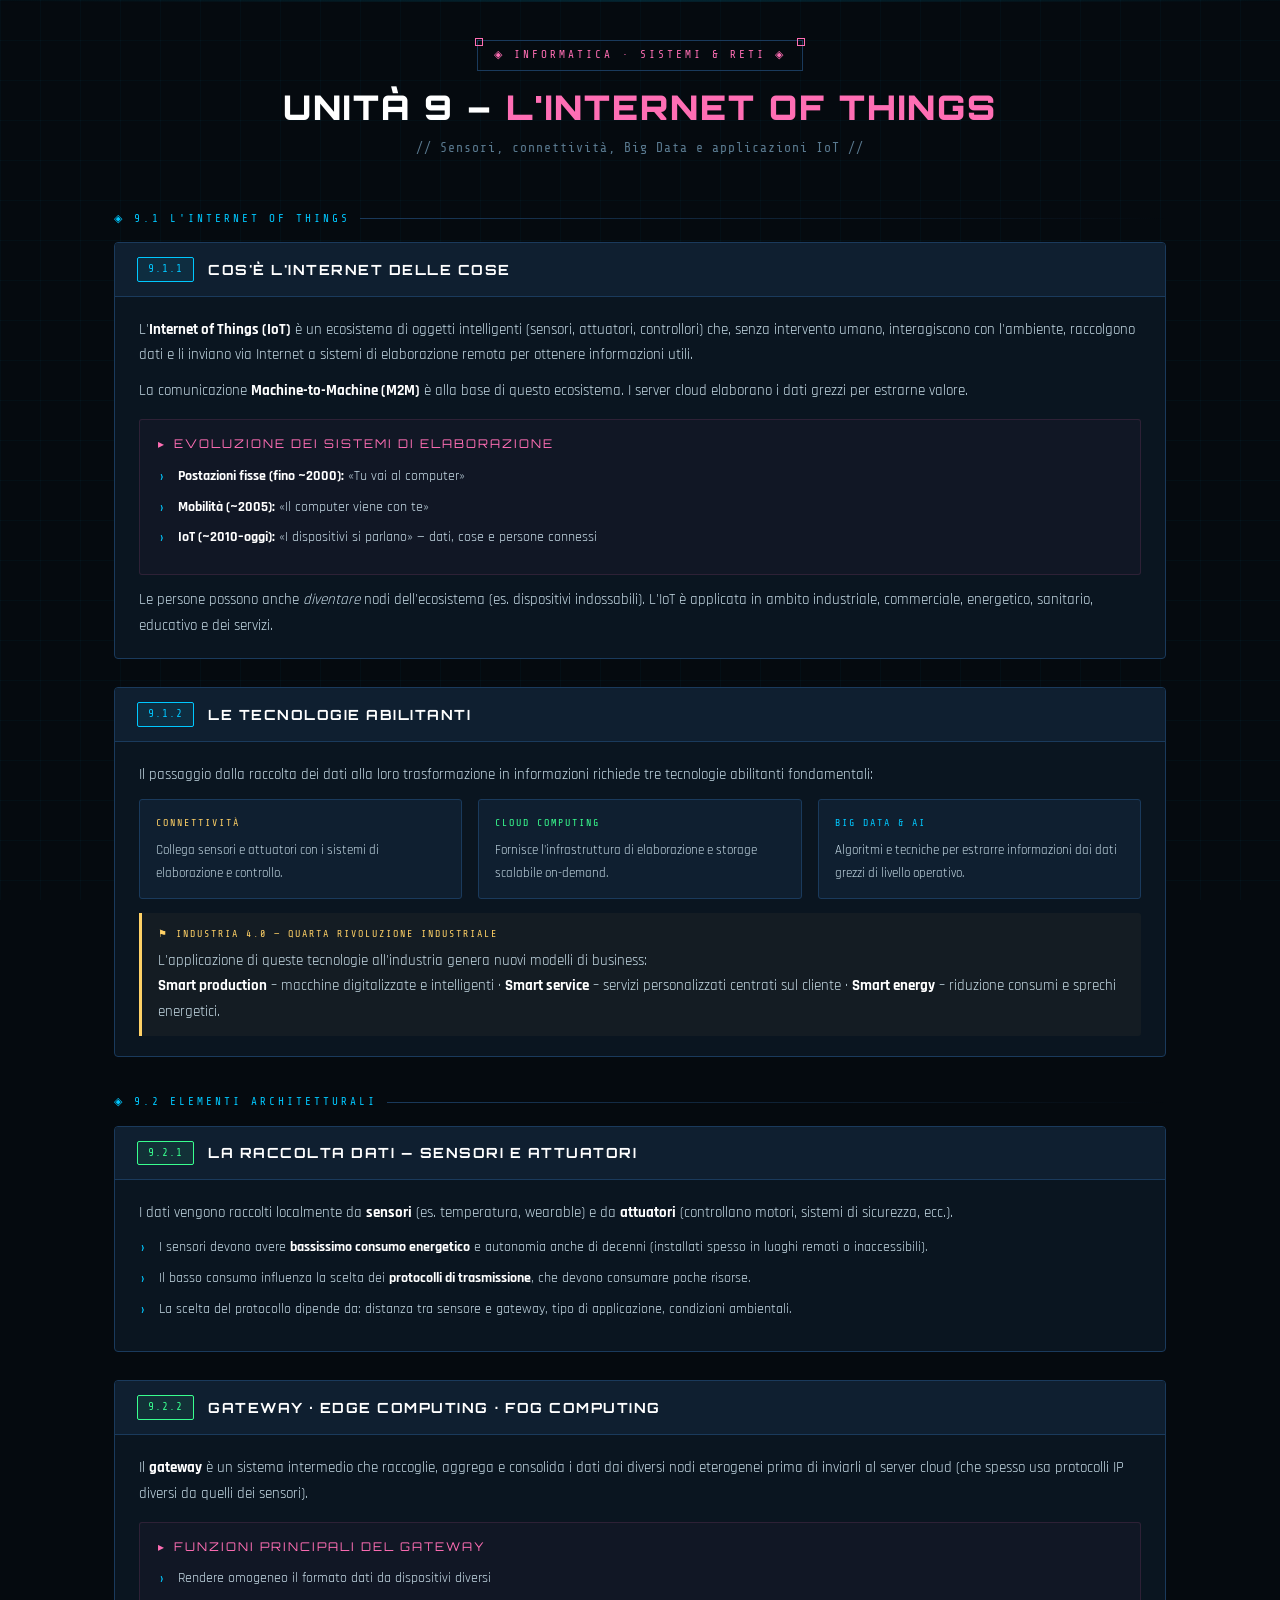
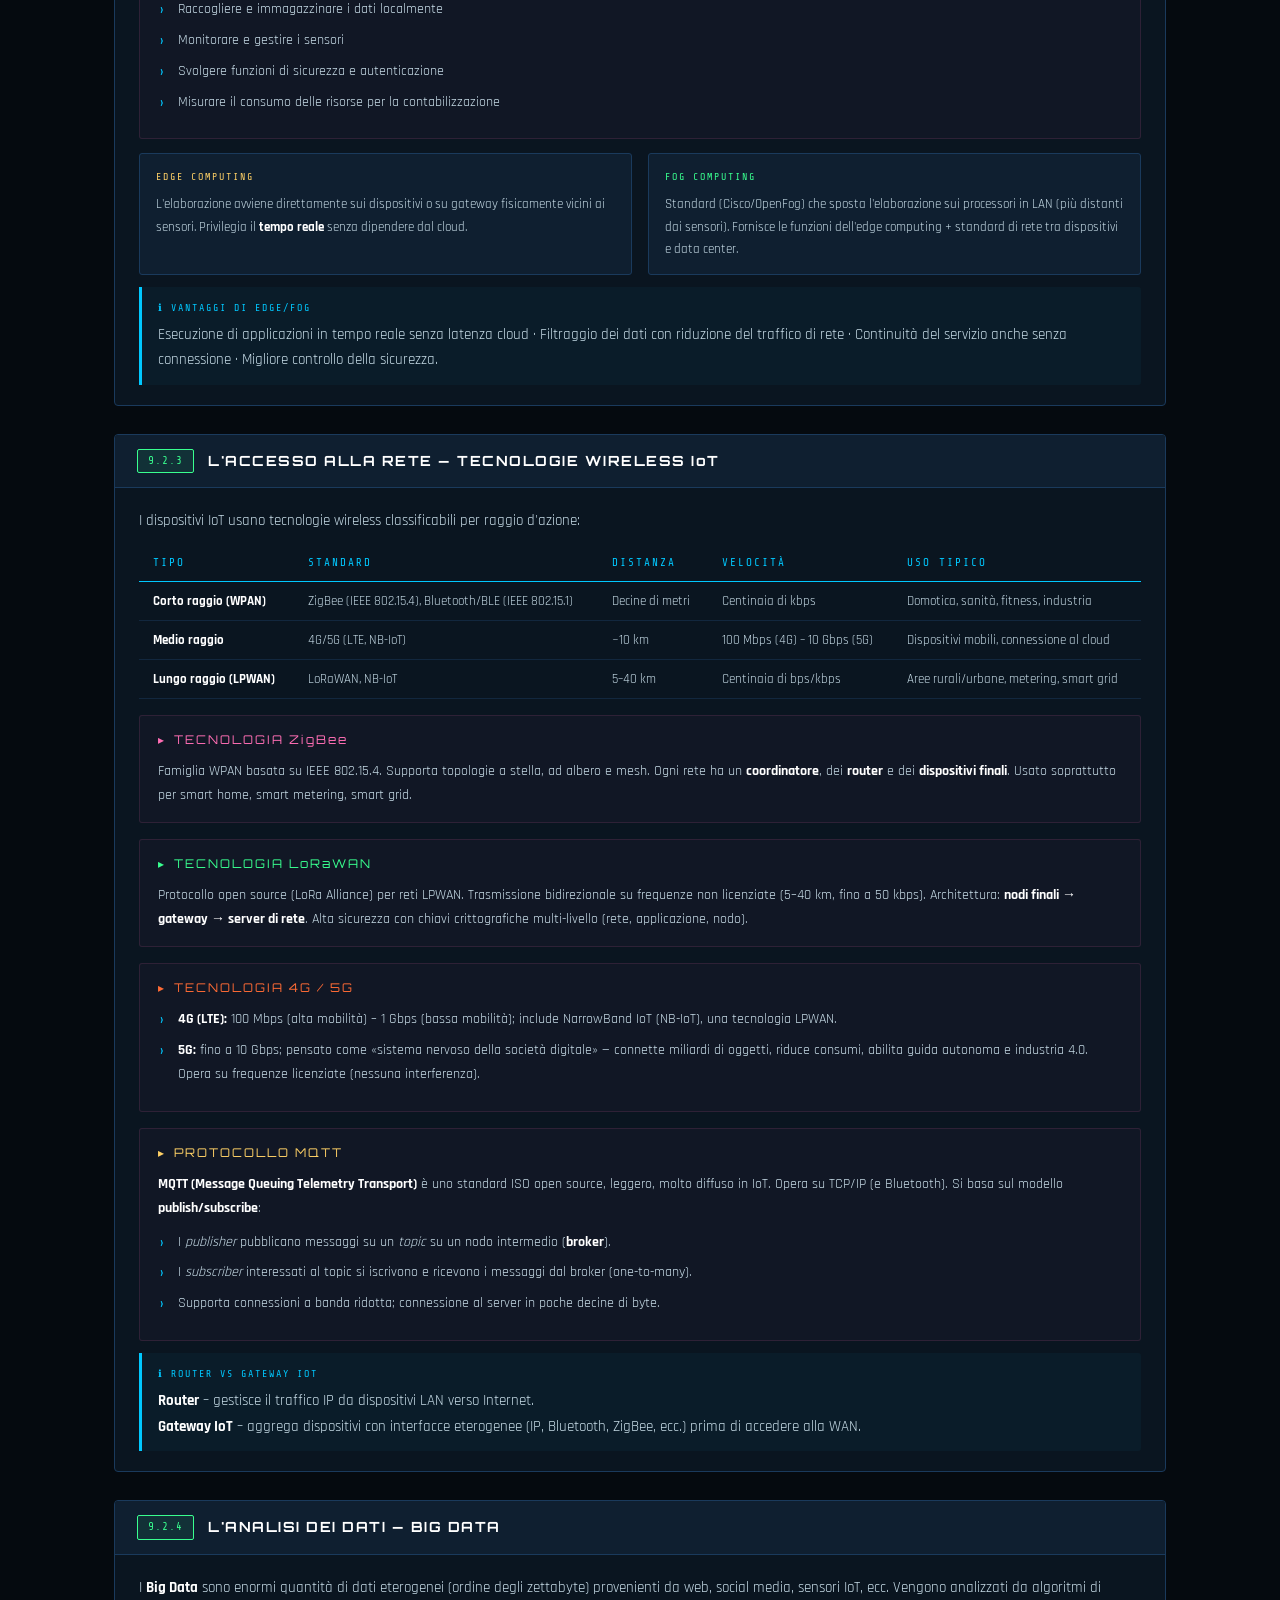
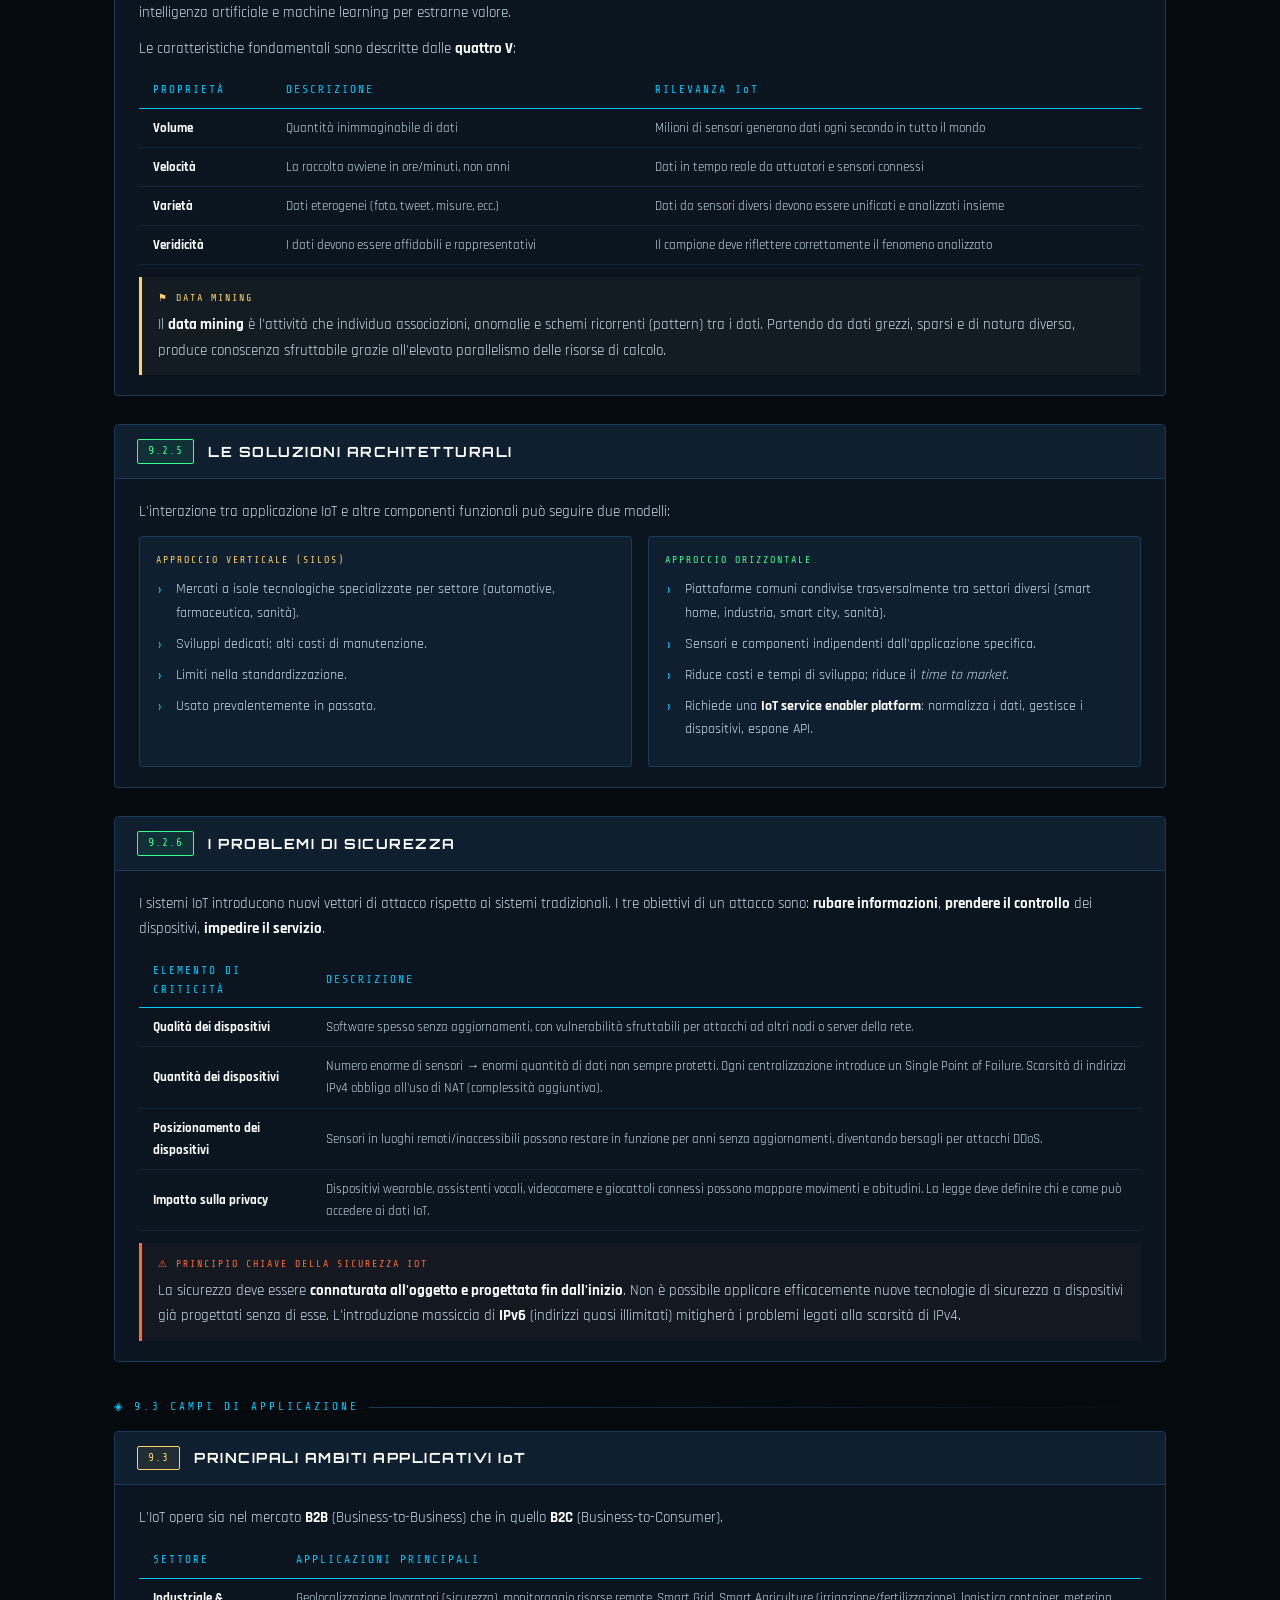
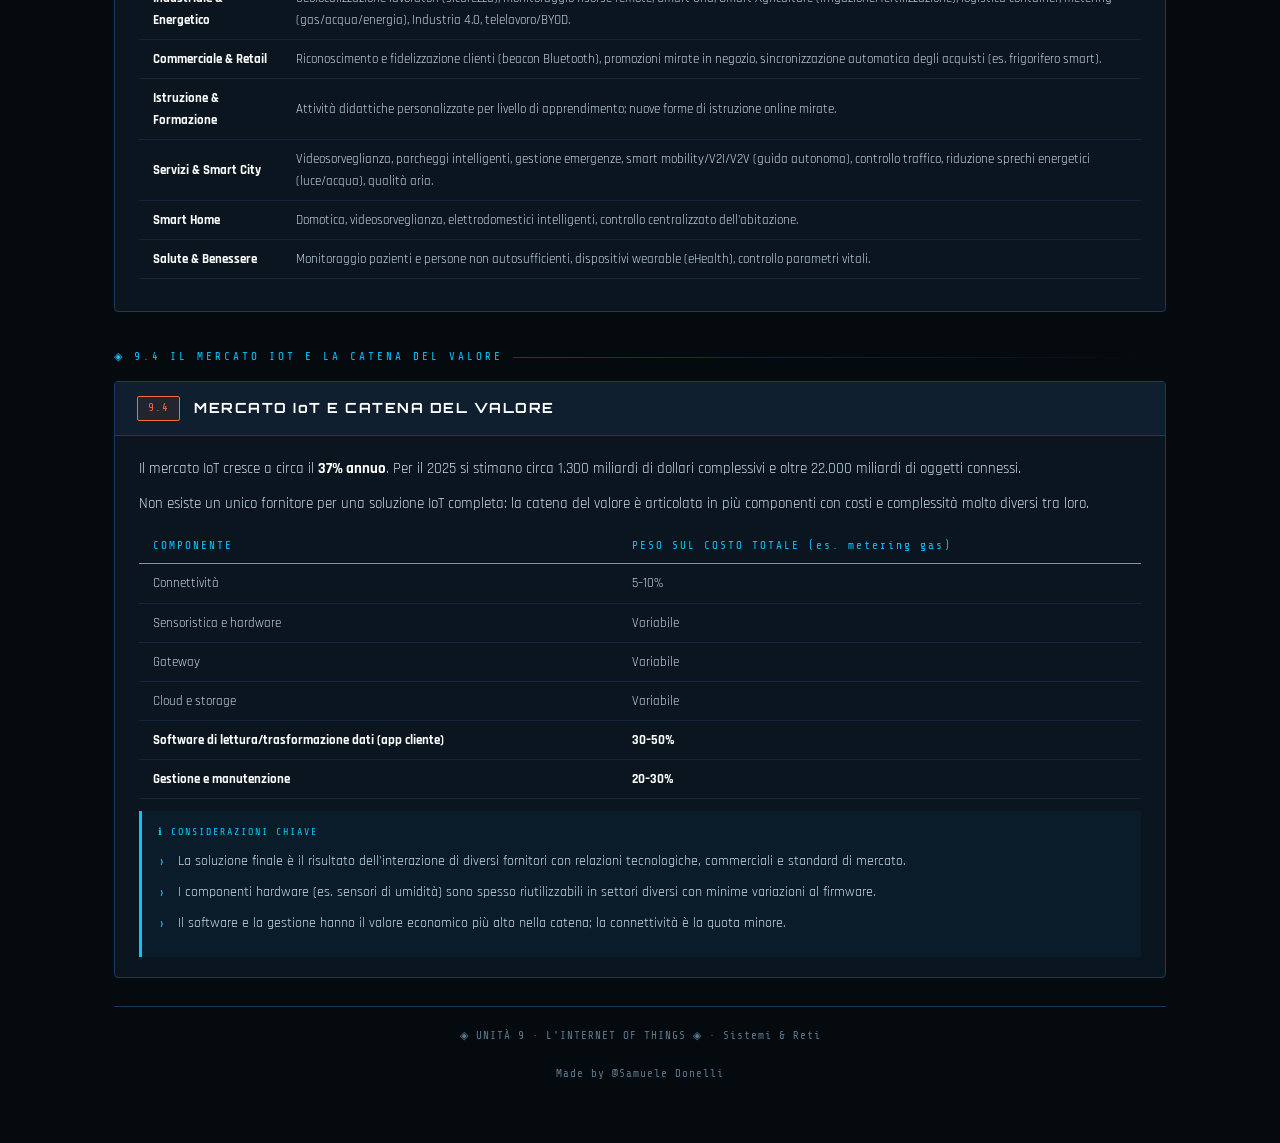
<file: pages/unita9_internet_of_things.html>
<!DOCTYPE html>
<html lang="it">
<head>
<meta charset="UTF-8">
<meta name="viewport" content="width=device-width, initial-scale=1.0">
<title>Unità 9 – L'Internet of Things</title>
<link href="https://fonts.googleapis.com/css2?family=Share+Tech+Mono&family=Rajdhani:wght@400;600;700&family=Orbitron:wght@700;900&display=swap" rel="stylesheet">
<link rel="stylesheet" href="../css/style.css">
<style>
  :root {
    --accent:     #ff6eb4;
    --accent-rgb: 255, 110, 180;
  }

  header { text-align: center; margin-bottom: 50px; }

  .header-badge, .hbadge {
    display: inline-block; font-family: var(--mono); font-size: 11px;
    color: var(--accent); letter-spacing: 3px; text-transform: uppercase;
    border: 1px solid var(--border); padding: 5px 16px; margin-bottom: 16px; position: relative;
  }
  .header-badge::before, .header-badge::after,
  .hbadge::before,       .hbadge::after {
    content: ''; position: absolute; width: 6px; height: 6px;
    border: 1px solid var(--accent); top: -3px;
  }
  .header-badge::before, .hbadge::before { left:  -3px; }
  .header-badge::after,  .hbadge::after  { right: -3px; }

  h1 {
    font-family: var(--head); font-size: clamp(20px, 3.5vw, 34px);
    font-weight: 900; color: #fff; letter-spacing: 2px; line-height: 1.2; margin-bottom: 10px;
  }
  h1 span, h1 em { color: var(--accent); font-style: normal; }

  .subtitle {
    font-family: var(--mono); color: var(--dim); font-size: 13px; letter-spacing: 1px;
  }
</style>
</head>
<body>
<div class="scanline"></div>
<div class="wrapper">

  <header>
    <a href="../index.html">
    <div class="header-badge">◈ INFORMATICA · SISTEMI &amp; RETI ◈</div>
    <h1>UNITÀ 9 – <span>L'INTERNET OF THINGS</span></h1>
    <p class="subtitle">// Sensori, connettività, Big Data e applicazioni IoT //</p>
    </a>
  </header>

  <!-- 9.1 -->
  <div class="section-label">◈ 9.1 L'Internet of Things</div>

  <div class="topic">
    <div class="topic-header">
      <span class="topic-num">9.1.1</span>
      <span class="topic-title">COS'È L'INTERNET DELLE COSE</span>
    </div>
    <div class="topic-body">
      <p>L'<strong>Internet of Things (IoT)</strong> è un ecosistema di oggetti intelligenti (sensori, attuatori, controllori) che, senza intervento umano, interagiscono con l'ambiente, raccolgono dati e li inviano via Internet a sistemi di elaborazione remota per ottenere informazioni utili.</p>
      <p>La comunicazione <strong>Machine-to-Machine (M2M)</strong> è alla base di questo ecosistema. I server cloud elaborano i dati grezzi per estrarne valore.</p>

      <div class="subtopic">
        <div class="subtopic-title">EVOLUZIONE DEI SISTEMI DI ELABORAZIONE</div>
        <ul>
          <li><strong>Postazioni fisse (fino ~2000):</strong> «Tu vai al computer»</li>
          <li><strong>Mobilità (~2005):</strong> «Il computer viene con te»</li>
          <li><strong>IoT (~2010–oggi):</strong> «I dispositivi si parlano» — dati, cose e persone connessi</li>
        </ul>
      </div>

      <p style="margin-top:12px;">Le persone possono anche <em>diventare</em> nodi dell'ecosistema (es. dispositivi indossabili). L'IoT è applicata in ambito industriale, commerciale, energetico, sanitario, educativo e dei servizi.</p>
    </div>
  </div>

  <div class="topic">
    <div class="topic-header">
      <span class="topic-num">9.1.2</span>
      <span class="topic-title">LE TECNOLOGIE ABILITANTI</span>
    </div>
    <div class="topic-body">
      <p>Il passaggio dalla raccolta dei dati alla loro trasformazione in informazioni richiede tre tecnologie abilitanti fondamentali:</p>

      <div class="three-col" style="margin-top:12px;">
        <div class="col-box">
          <div class="col-box-title">Connettività</div>
          <p style="font-size:13px;">Collega sensori e attuatori con i sistemi di elaborazione e controllo.</p>
        </div>
        <div class="col-box c2">
          <div class="col-box-title">Cloud Computing</div>
          <p style="font-size:13px;">Fornisce l'infrastruttura di elaborazione e storage scalabile on-demand.</p>
        </div>
        <div class="col-box c3">
          <div class="col-box-title">Big Data &amp; AI</div>
          <p style="font-size:13px;">Algoritmi e tecniche per estrarre informazioni dai dati grezzi di livello operativo.</p>
        </div>
      </div>

      <div class="infobox yellow" style="margin-top:14px;">
        <div class="infobox-title">⚑ Industria 4.0 — Quarta Rivoluzione Industriale</div>
        L'applicazione di queste tecnologie all'industria genera nuovi modelli di business:<br>
        <strong>Smart production</strong> – macchine digitalizzate e intelligenti · <strong>Smart service</strong> – servizi personalizzati centrati sul cliente · <strong>Smart energy</strong> – riduzione consumi e sprechi energetici.
      </div>
    </div>
  </div>

  <!-- 9.2 -->
  <div class="section-label">◈ 9.2 Elementi architetturali</div>

  <div class="topic">
    <div class="topic-header">
      <span class="topic-num green">9.2.1</span>
      <span class="topic-title">LA RACCOLTA DATI — SENSORI E ATTUATORI</span>
    </div>
    <div class="topic-body">
      <p>I dati vengono raccolti localmente da <strong>sensori</strong> (es. temperatura, wearable) e da <strong>attuatori</strong> (controllano motori, sistemi di sicurezza, ecc.).</p>
      <ul>
        <li>I sensori devono avere <strong>bassissimo consumo energetico</strong> e autonomia anche di decenni (installati spesso in luoghi remoti o inaccessibili).</li>
        <li>Il basso consumo influenza la scelta dei <strong>protocolli di trasmissione</strong>, che devono consumare poche risorse.</li>
        <li>La scelta del protocollo dipende da: distanza tra sensore e gateway, tipo di applicazione, condizioni ambientali.</li>
      </ul>
    </div>
  </div>

  <div class="topic">
    <div class="topic-header">
      <span class="topic-num green">9.2.2</span>
      <span class="topic-title">GATEWAY · EDGE COMPUTING · FOG COMPUTING</span>
    </div>
    <div class="topic-body">
      <p>Il <strong>gateway</strong> è un sistema intermedio che raccoglie, aggrega e consolida i dati dai diversi nodi eterogenei prima di inviarli al server cloud (che spesso usa protocolli IP diversi da quelli dei sensori).</p>

      <div class="subtopic">
        <div class="subtopic-title">FUNZIONI PRINCIPALI DEL GATEWAY</div>
        <ul>
          <li>Rendere omogeneo il formato dati da dispositivi diversi</li>
          <li>Raccogliere e immagazzinare i dati localmente</li>
          <li>Monitorare e gestire i sensori</li>
          <li>Svolgere funzioni di sicurezza e autenticazione</li>
          <li>Misurare il consumo delle risorse per la contabilizzazione</li>
        </ul>
      </div>

      <div class="two-col" style="margin-top:14px;">
        <div class="col-box">
          <div class="col-box-title">Edge Computing</div>
          <p style="font-size:13px;">L'elaborazione avviene direttamente sui dispositivi o su gateway fisicamente vicini ai sensori. Privilegia il <strong>tempo reale</strong> senza dipendere dal cloud.</p>
        </div>
        <div class="col-box c2">
          <div class="col-box-title">Fog Computing</div>
          <p style="font-size:13px;">Standard (Cisco/OpenFog) che sposta l'elaborazione sui processori in LAN (più distanti dai sensori). Fornisce le funzioni dell'edge computing + standard di rete tra dispositivi e data center.</p>
        </div>
      </div>

      <div class="infobox cyan" style="margin-top:12px;">
        <div class="infobox-title">ℹ Vantaggi di Edge/Fog</div>
        Esecuzione di applicazioni in tempo reale senza latenza cloud · Filtraggio dei dati con riduzione del traffico di rete · Continuità del servizio anche senza connessione · Migliore controllo della sicurezza.
      </div>
    </div>
  </div>

  <div class="topic">
    <div class="topic-header">
      <span class="topic-num green">9.2.3</span>
      <span class="topic-title">L'ACCESSO ALLA RETE — TECNOLOGIE WIRELESS IoT</span>
    </div>
    <div class="topic-body">
      <p>I dispositivi IoT usano tecnologie wireless classificabili per raggio d'azione:</p>

      <div class="tbl-wrap">
        <table>
          <thead><tr><th>TIPO</th><th>STANDARD</th><th>DISTANZA</th><th>VELOCITÀ</th><th>USO TIPICO</th></tr></thead>
          <tbody>
            <tr><td><strong>Corto raggio (WPAN)</strong></td><td>ZigBee (IEEE 802.15.4), Bluetooth/BLE (IEEE 802.15.1)</td><td>Decine di metri</td><td>Centinaia di kbps</td><td>Domotica, sanità, fitness, industria</td></tr>
            <tr><td><strong>Medio raggio</strong></td><td>4G/5G (LTE, NB-IoT)</td><td>~10 km</td><td>100 Mbps (4G) – 10 Gbps (5G)</td><td>Dispositivi mobili, connessione al cloud</td></tr>
            <tr><td><strong>Lungo raggio (LPWAN)</strong></td><td>LoRaWAN, NB-IoT</td><td>5–40 km</td><td>Centinaia di bps/kbps</td><td>Aree rurali/urbane, metering, smart grid</td></tr>
          </tbody>
        </table>
      </div>

      <div class="subtopic">
        <div class="subtopic-title">TECNOLOGIA ZigBee</div>
        <p style="font-size:14px;">Famiglia WPAN basata su IEEE 802.15.4. Supporta topologie a stella, ad albero e mesh. Ogni rete ha un <strong>coordinatore</strong>, dei <strong>router</strong> e dei <strong>dispositivi finali</strong>. Usato soprattutto per smart home, smart metering, smart grid.</p>
      </div>

      <div class="subtopic">
        <div class="subtopic-title green">TECNOLOGIA LoRaWAN</div>
        <p style="font-size:14px;">Protocollo open source (LoRa Alliance) per reti LPWAN. Trasmissione bidirezionale su frequenze non licenziate (5–40 km, fino a 50 kbps). Architettura: <strong>nodi finali → gateway → server di rete</strong>. Alta sicurezza con chiavi crittografiche multi-livello (rete, applicazione, nodo).</p>
      </div>

      <div class="subtopic">
        <div class="subtopic-title orange">TECNOLOGIA 4G / 5G</div>
        <ul>
          <li><strong>4G (LTE):</strong> 100 Mbps (alta mobilità) – 1 Gbps (bassa mobilità); include NarrowBand IoT (NB-IoT), una tecnologia LPWAN.</li>
          <li><strong>5G:</strong> fino a 10 Gbps; pensato come «sistema nervoso della società digitale» — connette miliardi di oggetti, riduce consumi, abilita guida autonoma e industria 4.0. Opera su frequenze licenziate (nessuna interferenza).</li>
        </ul>
      </div>

      <div class="subtopic">
        <div class="subtopic-title yellow">PROTOCOLLO MQTT</div>
        <p style="font-size:14px;"><strong>MQTT (Message Queuing Telemetry Transport)</strong> è uno standard ISO open source, leggero, molto diffuso in IoT. Opera su TCP/IP (e Bluetooth). Si basa sul modello <strong>publish/subscribe</strong>:</p>
        <ul>
          <li>I <em>publisher</em> pubblicano messaggi su un <em>topic</em> su un nodo intermedio (<strong>broker</strong>).</li>
          <li>I <em>subscriber</em> interessati al topic si iscrivono e ricevono i messaggi dal broker (one-to-many).</li>
          <li>Supporta connessioni a banda ridotta; connessione al server in poche decine di byte.</li>
        </ul>
      </div>

      <div class="infobox cyan" style="margin-top:12px;">
        <div class="infobox-title">ℹ Router vs Gateway IoT</div>
        <strong>Router</strong> – gestisce il traffico IP da dispositivi LAN verso Internet.<br>
        <strong>Gateway IoT</strong> – aggrega dispositivi con interfacce eterogenee (IP, Bluetooth, ZigBee, ecc.) prima di accedere alla WAN.
      </div>
    </div>
  </div>

  <div class="topic">
    <div class="topic-header">
      <span class="topic-num green">9.2.4</span>
      <span class="topic-title">L'ANALISI DEI DATI — BIG DATA</span>
    </div>
    <div class="topic-body">
      <p>I <strong>Big Data</strong> sono enormi quantità di dati eterogenei (ordine degli zettabyte) provenienti da web, social media, sensori IoT, ecc. Vengono analizzati da algoritmi di intelligenza artificiale e machine learning per estrarne valore.</p>

      <p>Le caratteristiche fondamentali sono descritte dalle <strong>quattro V</strong>:</p>

      <div class="tbl-wrap">
        <table>
          <thead><tr><th>PROPRIETÀ</th><th>DESCRIZIONE</th><th>RILEVANZA IoT</th></tr></thead>
          <tbody>
            <tr><td><strong>Volume</strong></td><td>Quantità inimmaginabile di dati</td><td>Milioni di sensori generano dati ogni secondo in tutto il mondo</td></tr>
            <tr><td><strong>Velocità</strong></td><td>La raccolta avviene in ore/minuti, non anni</td><td>Dati in tempo reale da attuatori e sensori connessi</td></tr>
            <tr><td><strong>Varietà</strong></td><td>Dati eterogenei (foto, tweet, misure, ecc.)</td><td>Dati da sensori diversi devono essere unificati e analizzati insieme</td></tr>
            <tr><td><strong>Veridicità</strong></td><td>I dati devono essere affidabili e rappresentativi</td><td>Il campione deve riflettere correttamente il fenomeno analizzato</td></tr>
          </tbody>
        </table>
      </div>

      <div class="infobox yellow" style="margin-top:12px;">
        <div class="infobox-title">⚑ Data Mining</div>
        Il <strong>data mining</strong> è l'attività che individua associazioni, anomalie e schemi ricorrenti (pattern) tra i dati. Partendo da dati grezzi, sparsi e di natura diversa, produce conoscenza sfruttabile grazie all'elevato parallelismo delle risorse di calcolo.
      </div>
    </div>
  </div>

  <div class="topic">
    <div class="topic-header">
      <span class="topic-num green">9.2.5</span>
      <span class="topic-title">LE SOLUZIONI ARCHITETTURALI</span>
    </div>
    <div class="topic-body">
      <p>L'interazione tra applicazione IoT e altre componenti funzionali può seguire due modelli:</p>

      <div class="two-col" style="margin-top:12px;">
        <div class="col-box">
          <div class="col-box-title">Approccio Verticale (Silos)</div>
          <ul>
            <li>Mercati a isole tecnologiche specializzate per settore (automotive, farmaceutica, sanità).</li>
            <li>Sviluppi dedicati; alti costi di manutenzione.</li>
            <li>Limiti nella standardizzazione.</li>
            <li>Usato prevalentemente in passato.</li>
          </ul>
        </div>
        <div class="col-box c2">
          <div class="col-box-title">Approccio Orizzontale</div>
          <ul>
            <li>Piattaforme comuni condivise trasversalmente tra settori diversi (smart home, industria, smart city, sanità).</li>
            <li>Sensori e componenti indipendenti dall'applicazione specifica.</li>
            <li>Riduce costi e tempi di sviluppo; riduce il <em>time to market</em>.</li>
            <li>Richiede una <strong>IoT service enabler platform</strong>: normalizza i dati, gestisce i dispositivi, espone API.</li>
          </ul>
        </div>
      </div>
    </div>
  </div>

  <div class="topic">
    <div class="topic-header">
      <span class="topic-num green">9.2.6</span>
      <span class="topic-title">I PROBLEMI DI SICUREZZA</span>
    </div>
    <div class="topic-body">
      <p>I sistemi IoT introducono nuovi vettori di attacco rispetto ai sistemi tradizionali. I tre obiettivi di un attacco sono: <strong>rubare informazioni</strong>, <strong>prendere il controllo</strong> dei dispositivi, <strong>impedire il servizio</strong>.</p>

      <div class="tbl-wrap">
        <table>
          <thead><tr><th>ELEMENTO DI CRITICITÀ</th><th>DESCRIZIONE</th></tr></thead>
          <tbody>
            <tr>
              <td><strong>Qualità dei dispositivi</strong></td>
              <td>Software spesso senza aggiornamenti, con vulnerabilità sfruttabili per attacchi ad altri nodi o server della rete.</td>
            </tr>
            <tr>
              <td><strong>Quantità dei dispositivi</strong></td>
              <td>Numero enorme di sensori → enormi quantità di dati non sempre protetti. Ogni centralizzazione introduce un Single Point of Failure. Scarsità di indirizzi IPv4 obbliga all'uso di NAT (complessità aggiuntiva).</td>
            </tr>
            <tr>
              <td><strong>Posizionamento dei dispositivi</strong></td>
              <td>Sensori in luoghi remoti/inaccessibili possono restare in funzione per anni senza aggiornamenti, diventando bersagli per attacchi DDoS.</td>
            </tr>
            <tr>
              <td><strong>Impatto sulla privacy</strong></td>
              <td>Dispositivi wearable, assistenti vocali, videocamere e giocattoli connessi possono mappare movimenti e abitudini. La legge deve definire chi e come può accedere ai dati IoT.</td>
            </tr>
          </tbody>
        </table>
      </div>

      <div class="infobox orange" style="margin-top:12px;">
        <div class="infobox-title">⚠ Principio chiave della sicurezza IoT</div>
        La sicurezza deve essere <strong>connaturata all'oggetto e progettata fin dall'inizio</strong>. Non è possibile applicare efficacemente nuove tecnologie di sicurezza a dispositivi già progettati senza di esse. L'introduzione massiccia di <strong>IPv6</strong> (indirizzi quasi illimitati) mitigherà i problemi legati alla scarsità di IPv4.
      </div>
    </div>
  </div>

  <!-- 9.3 -->
  <div class="section-label">◈ 9.3 Campi di applicazione</div>

  <div class="topic">
    <div class="topic-header">
      <span class="topic-num yellow">9.3</span>
      <span class="topic-title">PRINCIPALI AMBITI APPLICATIVI IoT</span>
    </div>
    <div class="topic-body">
      <p>L'IoT opera sia nel mercato <strong>B2B</strong> (Business-to-Business) che in quello <strong>B2C</strong> (Business-to-Consumer).</p>

      <div class="tbl-wrap">
        <table>
          <thead><tr><th>SETTORE</th><th>APPLICAZIONI PRINCIPALI</th></tr></thead>
          <tbody>
            <tr>
              <td><strong>Industriale &amp; Energetico</strong></td>
              <td>Geolocalizzazione lavoratori (sicurezza), monitoraggio risorse remote, Smart Grid, Smart Agriculture (irrigazione/fertilizzazione), logistica container, metering (gas/acqua/energia), Industria 4.0, telelavoro/BYOD.</td>
            </tr>
            <tr>
              <td><strong>Commerciale &amp; Retail</strong></td>
              <td>Riconoscimento e fidelizzazione clienti (beacon Bluetooth), promozioni mirate in negozio, sincronizzazione automatica degli acquisti (es. frigorifero smart).</td>
            </tr>
            <tr>
              <td><strong>Istruzione &amp; Formazione</strong></td>
              <td>Attività didattiche personalizzate per livello di apprendimento; nuove forme di istruzione online mirate.</td>
            </tr>
            <tr>
              <td><strong>Servizi &amp; Smart City</strong></td>
              <td>Videosorveglianza, parcheggi intelligenti, gestione emergenze, smart mobility/V2I/V2V (guida autonoma), controllo traffico, riduzione sprechi energetici (luce/acqua), qualità aria.</td>
            </tr>
            <tr>
              <td><strong>Smart Home</strong></td>
              <td>Domotica, videosorveglianza, elettrodomestici intelligenti, controllo centralizzato dell'abitazione.</td>
            </tr>
            <tr>
              <td><strong>Salute &amp; Benessere</strong></td>
              <td>Monitoraggio pazienti e persone non autosufficienti, dispositivi wearable (eHealth), controllo parametri vitali.</td>
            </tr>
          </tbody>
        </table>
      </div>
    </div>
  </div>

  <!-- 9.4 -->
  <div class="section-label">◈ 9.4 Il mercato IoT e la catena del valore</div>

  <div class="topic">
    <div class="topic-header">
      <span class="topic-num orange">9.4</span>
      <span class="topic-title">MERCATO IoT E CATENA DEL VALORE</span>
    </div>
    <div class="topic-body">
      <p>Il mercato IoT cresce a circa il <strong>37% annuo</strong>. Per il 2025 si stimano circa 1.300 miliardi di dollari complessivi e oltre 22.000 miliardi di oggetti connessi.</p>
      <p>Non esiste un unico fornitore per una soluzione IoT completa: la catena del valore è articolata in più componenti con costi e complessità molto diversi tra loro.</p>

      <div class="tbl-wrap" style="margin-top:12px;">
        <table>
          <thead><tr><th>COMPONENTE</th><th>PESO SUL COSTO TOTALE (es. metering gas)</th></tr></thead>
          <tbody>
            <tr><td>Connettività</td><td>5–10%</td></tr>
            <tr><td>Sensoristica e hardware</td><td>Variabile</td></tr>
            <tr><td>Gateway</td><td>Variabile</td></tr>
            <tr><td>Cloud e storage</td><td>Variabile</td></tr>
            <tr><td><strong>Software di lettura/trasformazione dati (app cliente)</strong></td><td><strong>30–50%</strong></td></tr>
            <tr><td><strong>Gestione e manutenzione</strong></td><td><strong>20–30%</strong></td></tr>
          </tbody>
        </table>
      </div>

      <div class="infobox cyan" style="margin-top:12px;">
        <div class="infobox-title">ℹ Considerazioni chiave</div>
        <ul>
          <li>La soluzione finale è il risultato dell'interazione di diversi fornitori con relazioni tecnologiche, commerciali e standard di mercato.</li>
          <li>I componenti hardware (es. sensori di umidità) sono spesso riutilizzabili in settori diversi con minime variazioni al firmware.</li>
          <li>Il software e la gestione hanno il valore economico più alto nella catena; la connettività è la quota minore.</li>
        </ul>
      </div>
    </div>
  </div>

  <footer>
    ◈ UNITÀ 9 · L'INTERNET OF THINGS ◈ · Sistemi &amp; Reti
    <br><br>
    Made by @Samuele Donelli
  </footer>
</div>
</body>
</html>
</file>
<file: css/style.css>
/* ─── VARIABILI ─────────────────────────────────────────────── */
:root {
  /* Base */
  --bg:       #050a0f;
  --surface:  #0a1520;
  --surface2: #0f1f30;
  --border:   #1a3a5c;
  --text:     #c8dde8;
  --dim:      #5a7a90;
  --text-dim: var(--dim); /* alias per compatibilità */

  /* Tipografia */
  --mono: 'Share Tech Mono', monospace;
  --head: 'Orbitron', sans-serif;
  --body: 'Rajdhani', sans-serif;

  /* Palette fissa (uguale su tutte le pagine) */
  --cyan:   #00c8ff;
  --green:  #39ff8f;
  --orange: #ff6b35;
  --yellow: #ffd166;
  --red:    #ff4757;
  --purple: #c77dff;

  /* Accento per-pagina – sovrascrivere nel <style> del singolo file */
  --accent:     #00c8ff;
  --accent-rgb: 0, 200, 255;
}

/* ─── RESET ─────────────────────────────────────────────────── */
* { box-sizing: border-box; margin: 0; padding: 0; }

/* ─── BASE ──────────────────────────────────────────────────── */
body {
  background: var(--bg); color: var(--text);
  font-family: var(--body); font-size: 15px;
  line-height: 1.7; min-height: 100vh; overflow-x: hidden;
}
body::before {
  content: ''; position: fixed; inset: 0; z-index: 0; pointer-events: none;
  background-image:
    linear-gradient(rgba(0,200,255,0.03) 1px, transparent 1px),
    linear-gradient(90deg, rgba(0,200,255,0.03) 1px, transparent 1px);
  background-size: 40px 40px;
}
.scanline {
  position: fixed; left: 0; right: 0; height: 2px; z-index: 999; pointer-events: none;
  background: linear-gradient(to right, transparent, rgba(0,200,255,0.12), transparent);
  animation: scan 8s linear infinite;
}
@keyframes scan {
  0%   { transform: translateY(-100%); opacity: 0; }
  10%  { opacity: 0.4; }
  90%  { opacity: 0.4; }
  100% { transform: translateY(100vh); opacity: 0; }
}

/* ─── LAYOUT ────────────────────────────────────────────────── */
.wrapper {
  max-width: 1100px; margin: 0 auto; padding: 40px 24px 60px;
  position: relative; z-index: 1;
}

/* ─── ETICHETTE DI SEZIONE ──────────────────────────────────── */
.section-label, .slabel {
  font-family: var(--mono); font-size: 11px; color: var(--cyan);
  letter-spacing: 3px; text-transform: uppercase;
  margin-bottom: 14px; margin-top: 36px;
  display: flex; align-items: center; gap: 10px;
}
.section-label::after, .slabel::after {
  content: ''; flex: 1; height: 1px;
  background: linear-gradient(to right, var(--border), transparent);
}

/* ─── BLOCCHI TOPIC ─────────────────────────────────────────── */
.topic {
  background: var(--surface); border: 1px solid var(--border);
  border-radius: 4px; margin-bottom: 28px; overflow: hidden;
}
.topic-header, .topic-hd {
  padding: 14px 22px; border-bottom: 1px solid var(--border);
  display: flex; align-items: center; gap: 14px; background: var(--surface2);
}
.topic-title, .ttitle {
  font-family: var(--head); font-size: 14px; font-weight: 700;
  letter-spacing: 1.5px; color: #fff;
}
.topic-body, .tbody { padding: 20px 24px; }

/* Badge numero topic – default cyan (chrome strutturale) */
.topic-num, .tnum {
  font-family: var(--mono); font-size: 11px;
  padding: 2px 10px; border-radius: 2px; letter-spacing: 1px; flex-shrink: 0;
  color: var(--cyan); background: rgba(0,200,255,0.08); border: 1px solid var(--cyan);
}
/* Varianti colore badge */
.topic-num.green,  .tnum.g { color: var(--green);  background: rgba(57,255,143,0.08);  border-color: var(--green); }
.topic-num.orange, .tnum.o { color: var(--orange); background: rgba(255,107,53,0.08);  border-color: var(--orange); }
.topic-num.yellow, .tnum.y { color: var(--yellow); background: rgba(255,209,102,0.08); border-color: var(--yellow); }
.topic-num.cyan,   .tnum.b { color: var(--cyan);   background: rgba(0,200,255,0.08);   border-color: var(--cyan); }
.tnum.r { color: var(--red);    background: rgba(255,71,87,0.08);    border-color: var(--red); }
.tnum.p { color: var(--purple); background: rgba(199,125,255,0.08);  border-color: var(--purple); }

/* ─── TESTO ─────────────────────────────────────────────────── */
p { color: var(--text); margin-bottom: 10px; font-size: 15px; }
p:last-child { margin-bottom: 0; }
strong { color: #fff; font-weight: 700; }

ul, ol { padding-left: 0; margin: 10px 0; list-style: none; }
ul li, ol li {
  position: relative; padding-left: 20px; margin-bottom: 7px;
  color: var(--text); font-size: 14px;
}
ul li::before {
  content: '›'; position: absolute; left: 0;
  color: var(--cyan); font-family: var(--mono);
}
ol { counter-reset: item; }
ol li { counter-increment: item; }
ol li::before {
  content: counter(item) '.'; position: absolute; left: 0;
  color: var(--cyan); font-family: var(--mono); font-size: 12px;
}

/* ─── SOTTOTOPICI ───────────────────────────────────────────── */
.subtopic, .sub {
  background: rgba(var(--accent-rgb), 0.03);
  border: 1px solid rgba(var(--accent-rgb), 0.12);
  border-radius: 3px; padding: 14px 18px; margin-top: 16px;
}
.subtopic-title, .stitle {
  font-family: var(--head); font-size: 12px; color: var(--accent);
  letter-spacing: 2px; margin-bottom: 10px;
  display: flex; align-items: center; gap: 8px;
}
.subtopic-title::before, .stitle::before { content: '▸'; }

/* Varianti colore sottotopici */
.subtopic.cyan    { background: rgba(0,200,255,0.03);   border-color: rgba(0,200,255,0.12); }
.subtopic.orange  { background: rgba(255,107,53,0.02);  border-color: rgba(255,107,53,0.1); }
.subtopic.yellow  { background: rgba(255,209,102,0.02); border-color: rgba(255,209,102,0.1); }

.sub.g { background: rgba(57,255,143,0.02);  border-color: rgba(57,255,143,0.1); }
.sub.b { background: rgba(0,200,255,0.02);   border-color: rgba(0,200,255,0.1); }
.sub.y { background: rgba(255,209,102,0.02); border-color: rgba(255,209,102,0.1); }
.sub.o { background: rgba(255,107,53,0.02);  border-color: rgba(255,107,53,0.1); }
.sub.r { background: rgba(255,71,87,0.02);   border-color: rgba(255,71,87,0.1); }
.sub.p { background: rgba(199,125,255,0.02); border-color: rgba(199,125,255,0.1); }

.subtopic-title.green,  .sub.g .stitle { color: var(--green); }
.subtopic-title.orange, .sub.o .stitle { color: var(--orange); }
.subtopic-title.yellow, .sub.y .stitle { color: var(--yellow); }
.subtopic-title.cyan,   .sub.b .stitle { color: var(--cyan); }
.sub.r .stitle { color: var(--red); }
.sub.p .stitle { color: var(--purple); }

/* ─── INFOBOX ───────────────────────────────────────────────── */
.infobox, .ib {
  background: rgba(var(--accent-rgb), 0.04);
  border-left: 3px solid var(--accent);
  padding: 12px 16px; margin-top: 12px; border-radius: 0 3px 3px 0;
}
.infobox-title, .ib-t {
  font-family: var(--mono); font-size: 10px; letter-spacing: 2px;
  color: var(--accent); text-transform: uppercase; margin-bottom: 6px;
}
/* Varianti colore infobox */
.infobox.green,  .ib.g { background: rgba(57,255,143,0.04);  border-left-color: var(--green); }
.infobox.orange, .ib.o { background: rgba(255,107,53,0.04);  border-left-color: var(--orange); }
.infobox.yellow, .ib.y { background: rgba(255,209,102,0.04); border-left-color: var(--yellow); }
.infobox.cyan,   .ib.b { background: rgba(0,200,255,0.04);   border-left-color: var(--cyan); }

.infobox.green  .infobox-title, .ib.g .ib-t { color: var(--green); }
.infobox.orange .infobox-title, .ib.o .ib-t { color: var(--orange); }
.infobox.yellow .infobox-title, .ib.y .ib-t { color: var(--yellow); }
.infobox.cyan   .infobox-title, .ib.b .ib-t { color: var(--cyan); }

/* ─── TABELLE ───────────────────────────────────────────────── */
.tbl-wrap { overflow-x: auto; margin: 12px 0; }
table { width: 100%; border-collapse: collapse; font-size: 13px; }
thead tr { border-bottom: 1px solid var(--cyan); }
th {
  text-align: left; padding: 8px 14px; color: var(--cyan);
  font-family: var(--mono); font-size: 11px; letter-spacing: 2px; font-weight: normal;
}
td { padding: 8px 14px; border-bottom: 1px solid rgba(26,58,92,0.5); color: var(--text); font-size: 13px; }
tr:hover td { background: rgba(0,200,255,0.03); }

/* ─── GRIGLIE ───────────────────────────────────────────────── */
.two-col, .two     { display: grid; grid-template-columns: 1fr 1fr;       gap: 16px; margin-top: 12px; }
.three-col, .three { display: grid; grid-template-columns: 1fr 1fr 1fr;   gap: 16px; margin-top: 12px; }
.four              { display: grid; grid-template-columns: 1fr 1fr 1fr 1fr; gap: 14px; margin-top: 12px; }

@media (max-width: 900px) { .four { grid-template-columns: 1fr 1fr; } }
@media (max-width: 700px) { .two-col, .two, .three-col, .three, .four { grid-template-columns: 1fr; } }

/* ─── COL-BOX ───────────────────────────────────────────────── */
.col-box, .cbox {
  background: var(--surface2); border: 1px solid var(--border);
  border-radius: 3px; padding: 14px 16px; font-size: 14px;
}
.col-box-title, .cbox-t {
  font-family: var(--mono); font-size: 10px; letter-spacing: 2px;
  text-transform: uppercase; margin-bottom: 8px; color: var(--yellow);
}
/* Varianti colore titolo col-box (classi "pretty" c2/c3/c-xxx) */
.col-box.c2    .col-box-title { color: var(--green); }
.col-box.c3    .col-box-title { color: var(--cyan); }
.col-box.c-cyan    .col-box-title { color: var(--cyan); }
.col-box.c-green   .col-box-title { color: var(--green); }
.col-box.c-orange  .col-box-title { color: var(--orange); }
.col-box.c-yellow  .col-box-title { color: var(--yellow); }
.col-box.c-purple  .col-box-title { color: var(--purple); }
/* Varianti colore titolo col-box (classi "minified" g/b/y/o/r/p) */
.cbox.g .cbox-t { color: var(--green); }
.cbox.b .cbox-t { color: var(--cyan); }
.cbox.y .cbox-t { color: var(--yellow); }
.cbox.o .cbox-t { color: var(--orange); }
.cbox.r .cbox-t { color: var(--red); }
.cbox.p .cbox-t { color: var(--purple); }

/* ─── TAG ───────────────────────────────────────────────────── */
.tag {
  display: inline-block; padding: 1px 8px; border-radius: 2px;
  font-size: 10px; letter-spacing: 1px; font-family: var(--mono);
}
.tag.cyan,   .tag.b { background: rgba(0,200,255,0.15);   color: var(--cyan);   border: 1px solid var(--cyan); }
.tag.green,  .tag.g { background: rgba(57,255,143,0.15);  color: var(--green);  border: 1px solid var(--green); }
.tag.orange, .tag.o { background: rgba(255,107,53,0.15);  color: var(--orange); border: 1px solid var(--orange); }
.tag.yellow, .tag.y { background: rgba(255,209,102,0.15); color: var(--yellow); border: 1px solid var(--yellow); }
.tag.r { background: rgba(255,71,87,0.15);   color: var(--red);    border: 1px solid var(--red); }
.tag.p { background: rgba(199,125,255,0.15); color: var(--purple); border: 1px solid var(--purple); }

/* ─── BLOCCHI CODICE ────────────────────────────────────────── */
.code-block, .code {
  background: #020810; border: 1px solid var(--border); border-radius: 3px;
  padding: 12px 16px; margin: 10px 0;
  font-family: var(--mono); font-size: 12px; color: var(--green);
  line-height: 1.8; overflow-x: auto;
}
.code-block .kw, .code .kw  { color: var(--cyan); }
.code-block .val, .code .val { color: var(--yellow); }
.code-block .cmt, .code .cmt,
.code-block .cm,  .code .cm  { color: var(--dim); }

/* ─── SCHEMI E FLOW DIAGRAM ─────────────────────────────────── */
/* Schema crittografia (unità 4) */
.schema { display: flex; align-items: center; gap: 0; flex-wrap: wrap; margin: 14px 0; }
.sbox {
  background: var(--surface2); border: 1px solid var(--border);
  padding: 10px 16px; font-family: var(--mono); font-size: 12px;
  text-align: center; border-radius: 3px;
}
.sarr { color: var(--accent); font-size: 18px; padding: 0 8px; align-self: center; }

/* Schema HTTPS (unità 5) */
.hs-row { display: flex; gap: 0; margin: 12px 0; flex-wrap: wrap; }
.hs-box {
  background: var(--surface2); border: 1px solid var(--border);
  padding: 8px 14px; font-family: var(--mono); font-size: 11px;
  border-radius: 3px; text-align: center;
}
.hs-arr { color: var(--accent); font-size: 16px; padding: 0 6px; display: flex; align-items: center; }

/* ─── FOOTER ────────────────────────────────────────────────── */
footer {
  text-align: center; font-family: var(--mono); font-size: 11px;
  color: var(--dim); padding-top: 20px; border-top: 1px solid var(--border);
  letter-spacing: 1px; margin-top: 20px;
}

/* ════════════════════════════════════════════════════════════════
   HOMEPAGE (index.html)
   ════════════════════════════════════════════════════════════════ */

/* Statistiche header */
.statsbar {
  display: inline-flex; align-items: center;
  margin-top: 36px; border: 1px solid var(--border); border-radius: 3px; overflow: hidden;
}
.stat { padding: 10px 28px; text-align: center; border-right: 1px solid var(--border); }
.stat:last-child { border-right: none; }
.stat-n { font-family: var(--head); font-size: 22px; color: #fff; letter-spacing: 2px; }
.stat-l { font-family: var(--mono); font-size: 10px; color: var(--dim); letter-spacing: 2px; text-transform: uppercase; }

/* Griglia card homepage */
.grid {
  display: grid; grid-template-columns: repeat(3, 1fr); gap: 18px;
}
@media (max-width: 900px) { .grid { grid-template-columns: repeat(2, 1fr); } }
@media (max-width: 560px) { .grid { grid-template-columns: 1fr; } }

/* Card singola */
.card {
  --c:  #00c8ff;
  --cr: 0,200,255;
  background: var(--surface); border: 1px solid var(--border);
  border-radius: 4px; overflow: hidden;
  display: flex; flex-direction: column;
  text-decoration: none; position: relative;
  transition: transform 0.18s ease, border-color 0.18s ease, box-shadow 0.18s ease;
}
.card::after {
  content: ''; position: absolute; inset: 0; border-radius: 4px; pointer-events: none;
  box-shadow: inset 0 0 0 rgba(var(--cr), 0);
  transition: box-shadow 0.25s ease;
}
.card:hover { transform: translateY(-4px); border-color: var(--c); }
.card:hover::after { box-shadow: inset 0 0 30px rgba(var(--cr), 0.06); }

.card-bar  { height: 3px; background: linear-gradient(to right, var(--c), transparent); flex-shrink: 0; }
.card-head {
  padding: 14px 18px 12px; border-bottom: 1px solid var(--border);
  background: var(--surface2); display: flex; align-items: center; justify-content: space-between;
}
.card-num {
  font-family: var(--mono); font-size: 10px; letter-spacing: 2px;
  padding: 2px 10px; border-radius: 2px; flex-shrink: 0;
  color: var(--c); background: rgba(var(--cr), 0.08); border: 1px solid rgba(var(--cr), 0.4);
}
.card-glyph {
  font-family: var(--mono); font-size: 14px; color: var(--c);
  opacity: 0.35; transition: opacity 0.18s;
}
.card:hover .card-glyph { opacity: 0.9; }

.card-body { padding: 16px 18px 18px; flex: 1; display: flex; flex-direction: column; gap: 10px; }
.card-title {
  font-family: var(--head); font-size: 11px; font-weight: 700;
  letter-spacing: 1.5px; color: #fff; line-height: 1.4;
}
.card-desc { font-size: 13px; color: var(--dim); line-height: 1.6; flex: 1; }

.tags { display: flex; flex-wrap: wrap; gap: 5px; margin-top: 2px; }
.tags .tag {
  font-family: var(--mono); font-size: 9px; letter-spacing: 1px;
  padding: 2px 8px; border-radius: 2px; text-transform: uppercase;
  color: var(--c); border: 1px solid rgba(var(--cr), 0.4); background: rgba(var(--cr), 0.05);
}

.card-foot {
  padding: 9px 18px; border-top: 1px solid var(--border);
  display: flex; align-items: center; justify-content: space-between;
  font-family: var(--mono); font-size: 10px; letter-spacing: 1px;
}
.card-foot span:first-child { color: var(--dim); }
.arrow { color: var(--c); font-size: 16px; transition: transform 0.18s ease; }
.card:hover .arrow { transform: translateX(5px); }

.card-progress { height: 2px; background: var(--border); position: relative; overflow: hidden; flex-shrink: 0; }
.card-progress::after {
  content: ''; position: absolute; left: -100%; top: 0; bottom: 0; width: 100%;
  background: var(--c); opacity: 0.5; transition: left 0.35s ease, opacity 0.35s ease;
}
.card:hover .card-progress::after { left: 0; opacity: 0.8; }

header a {
  text-decoration: none;
  color: inherit;
}
</file>
